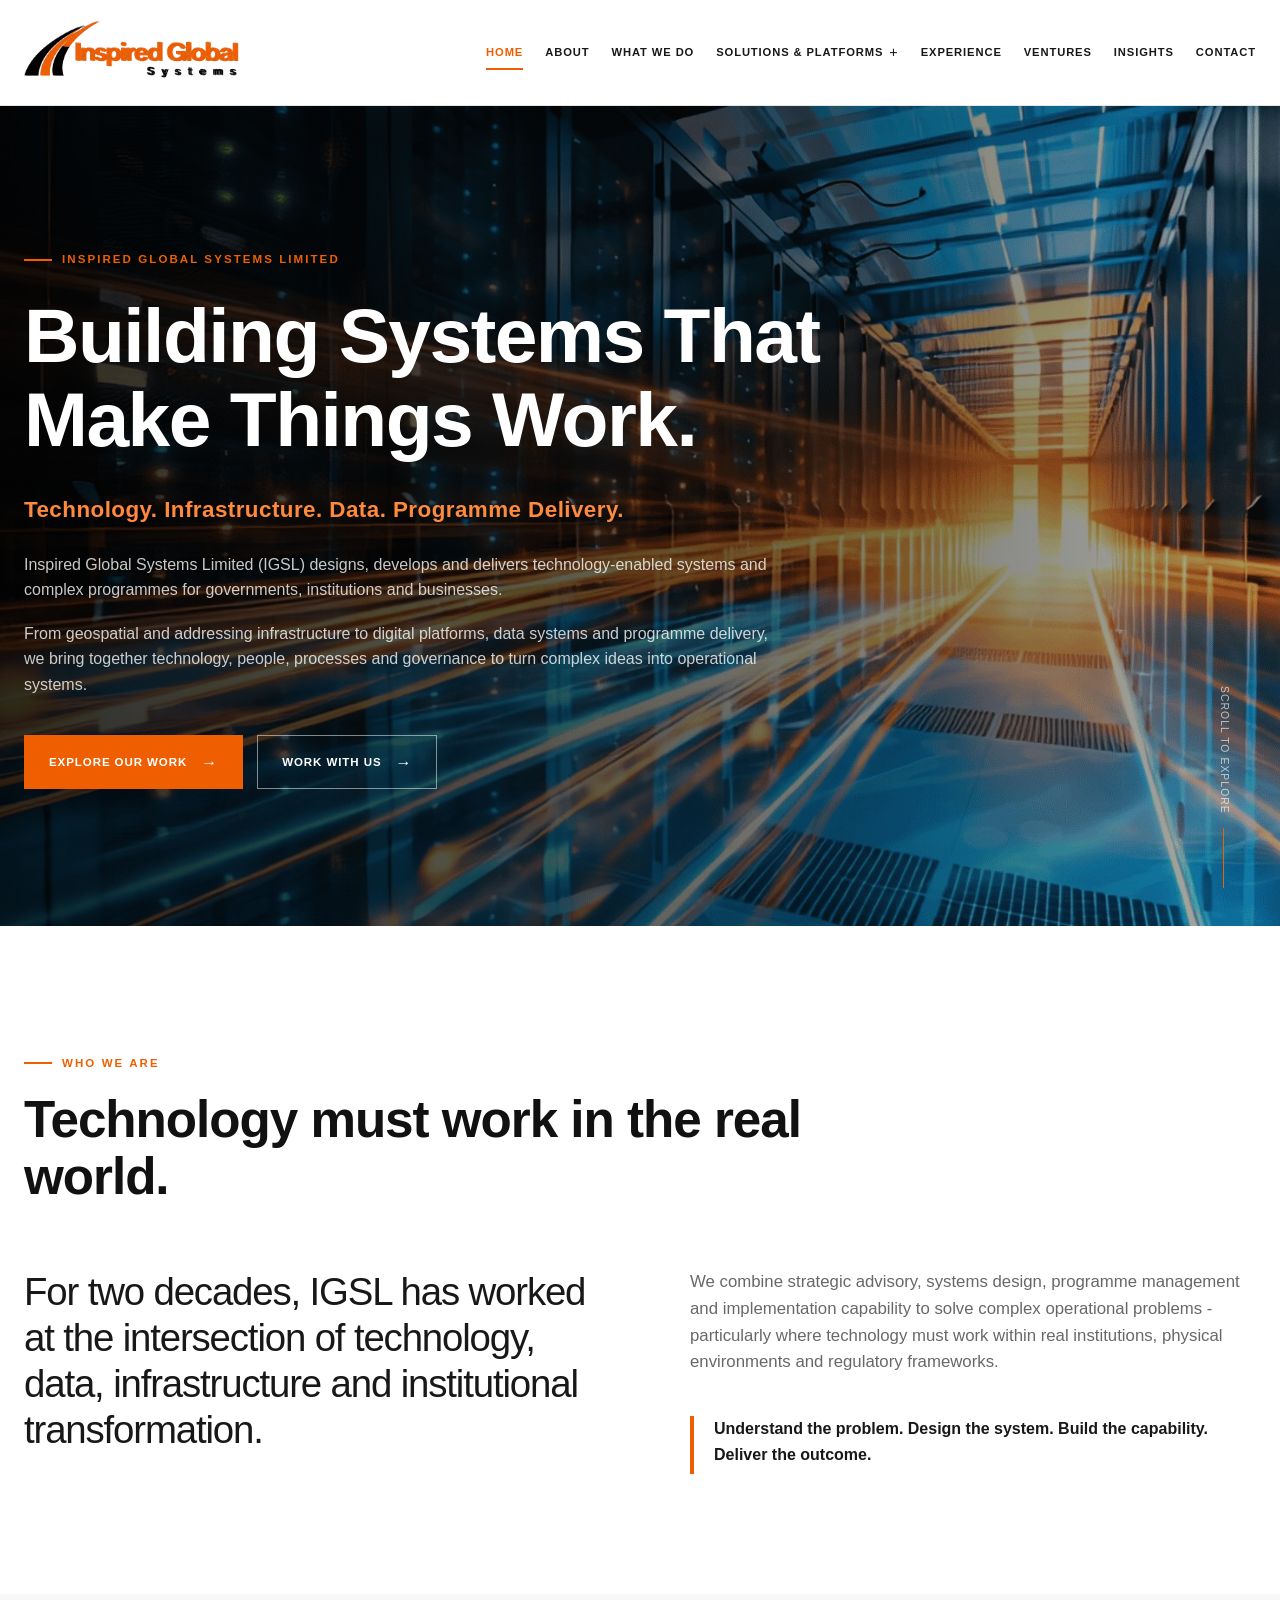
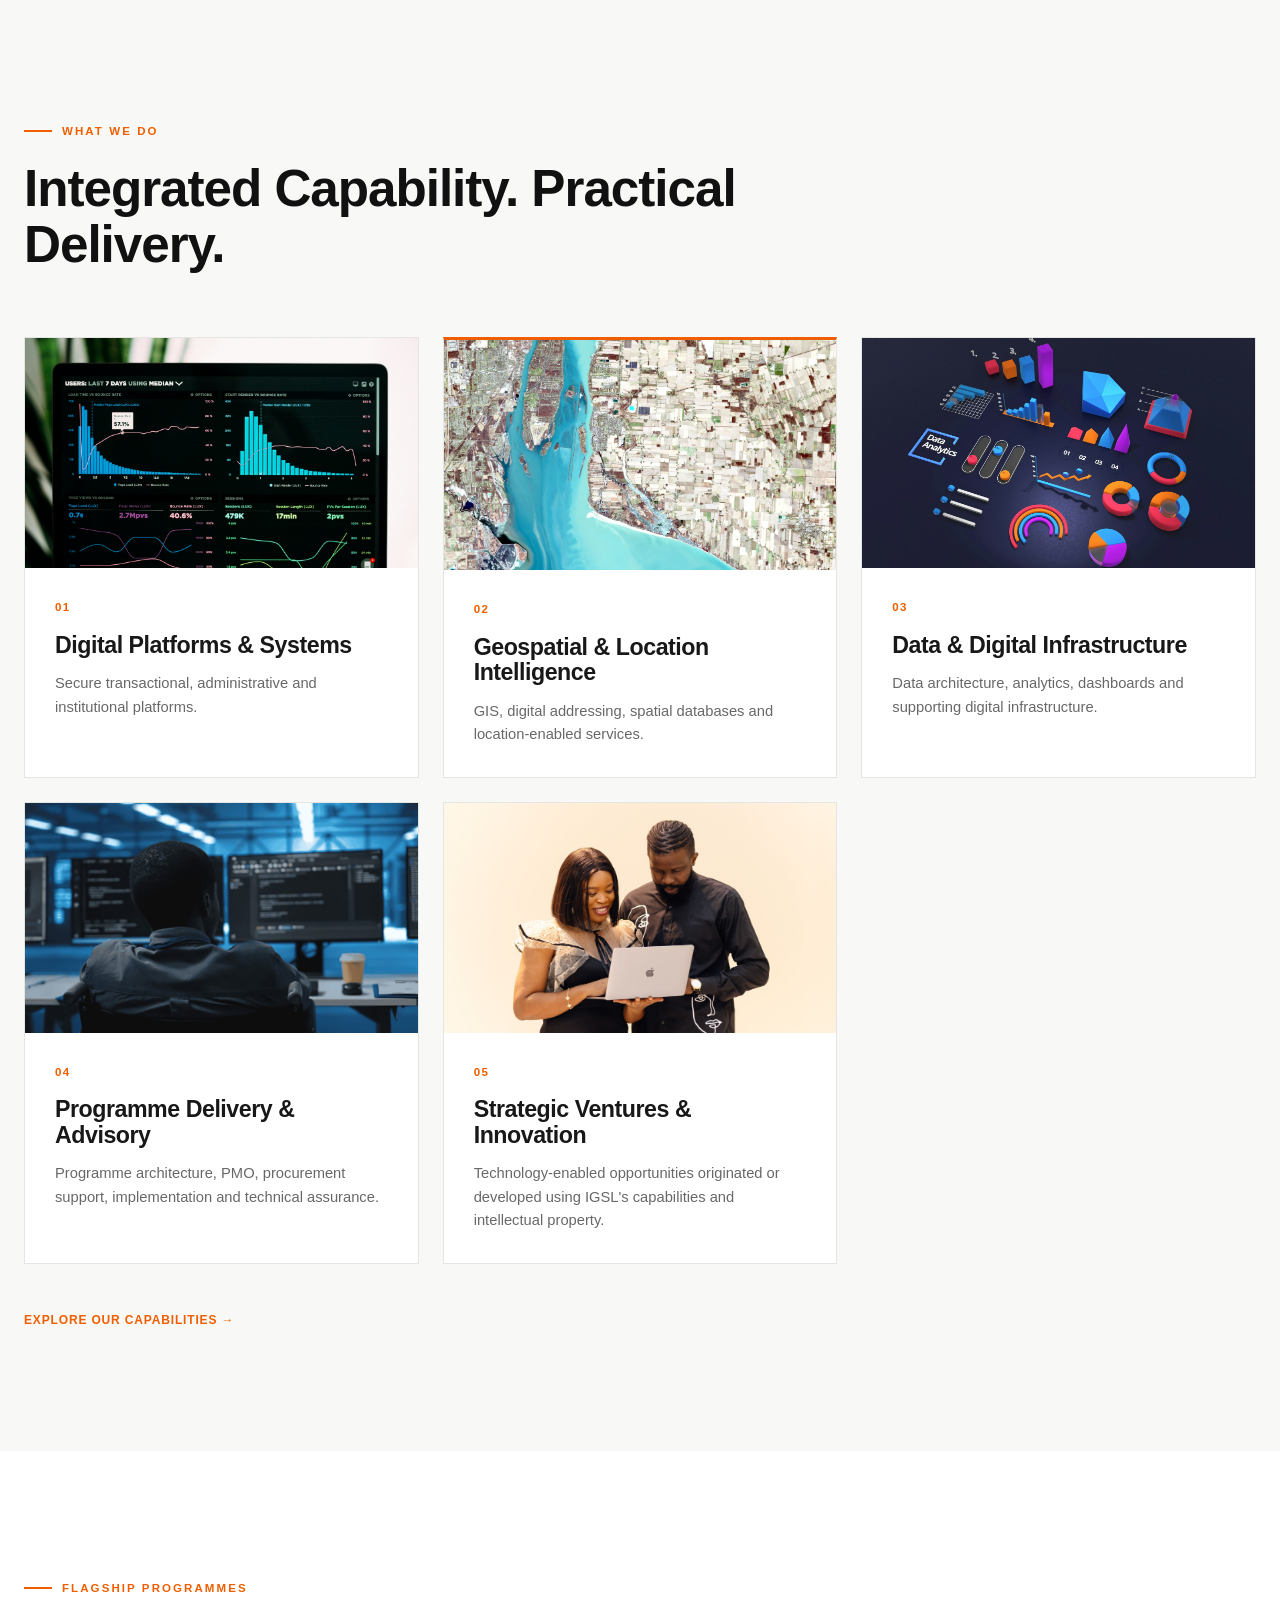
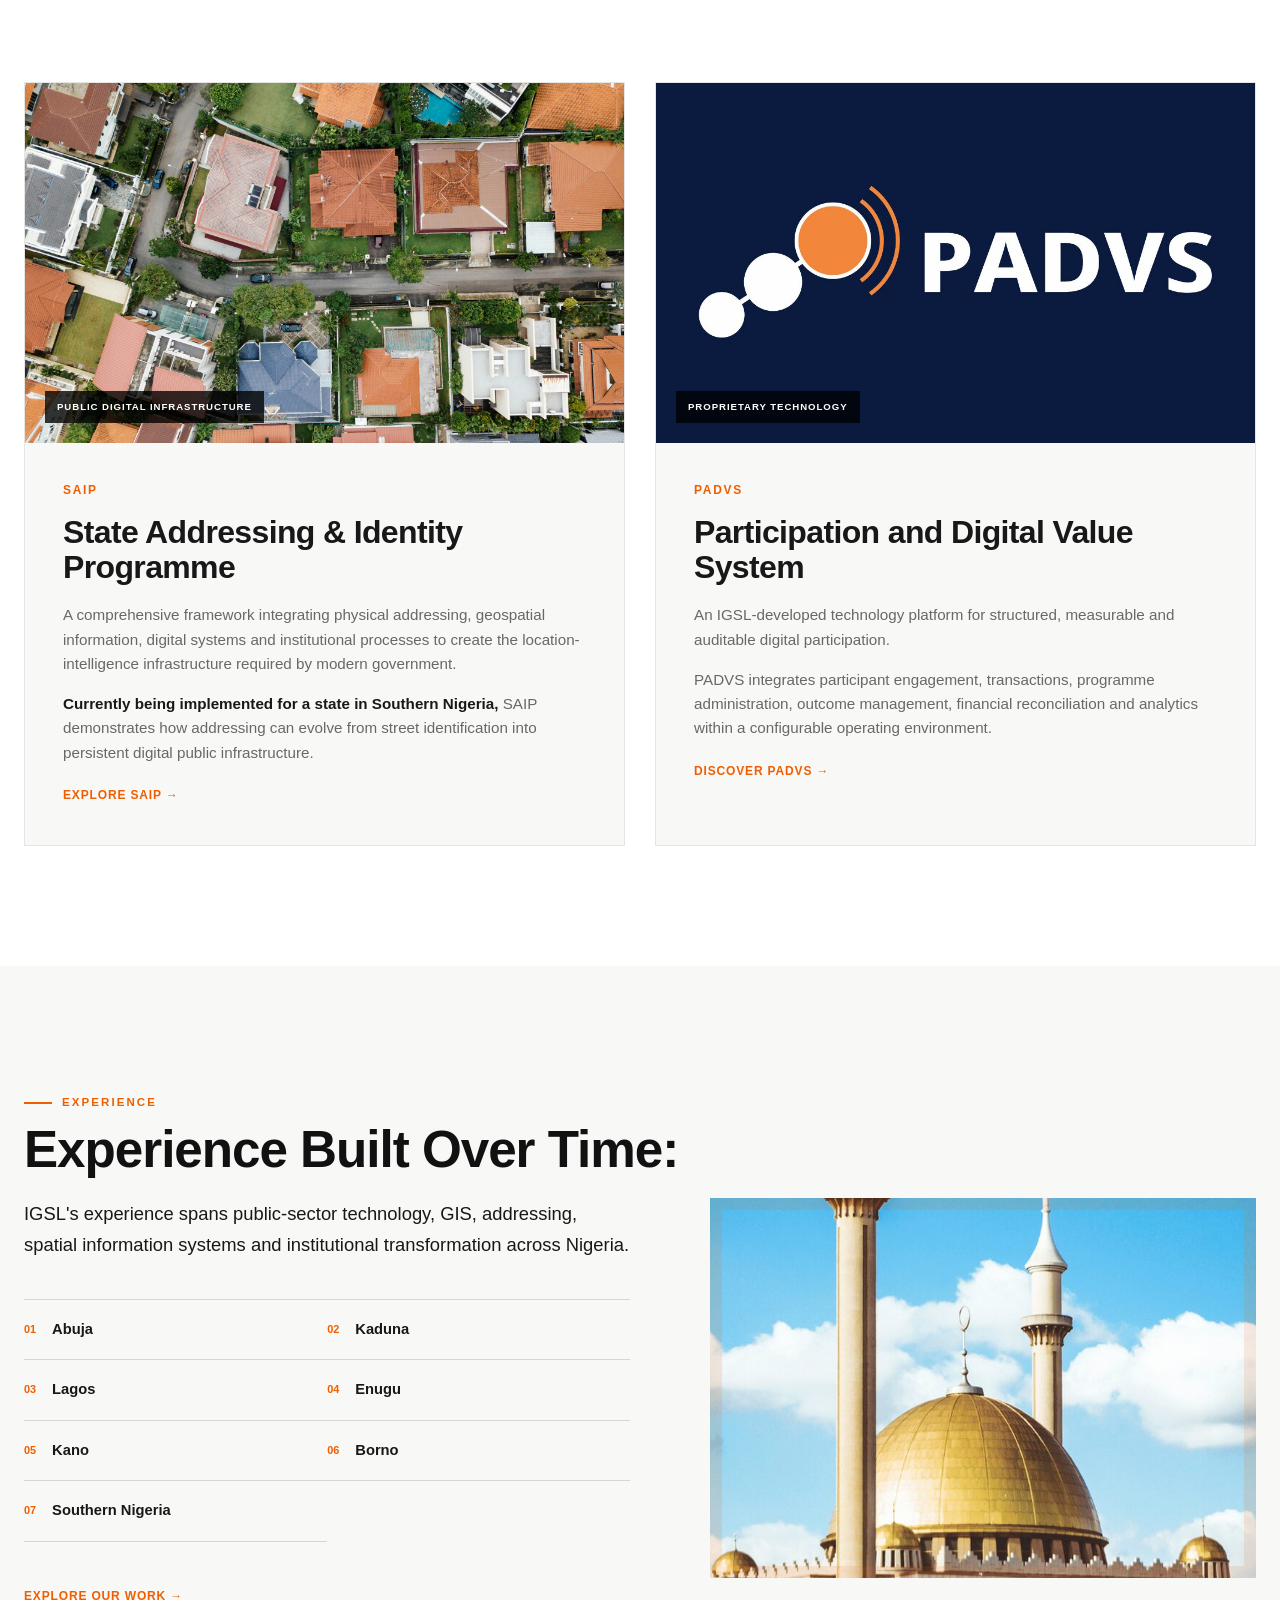
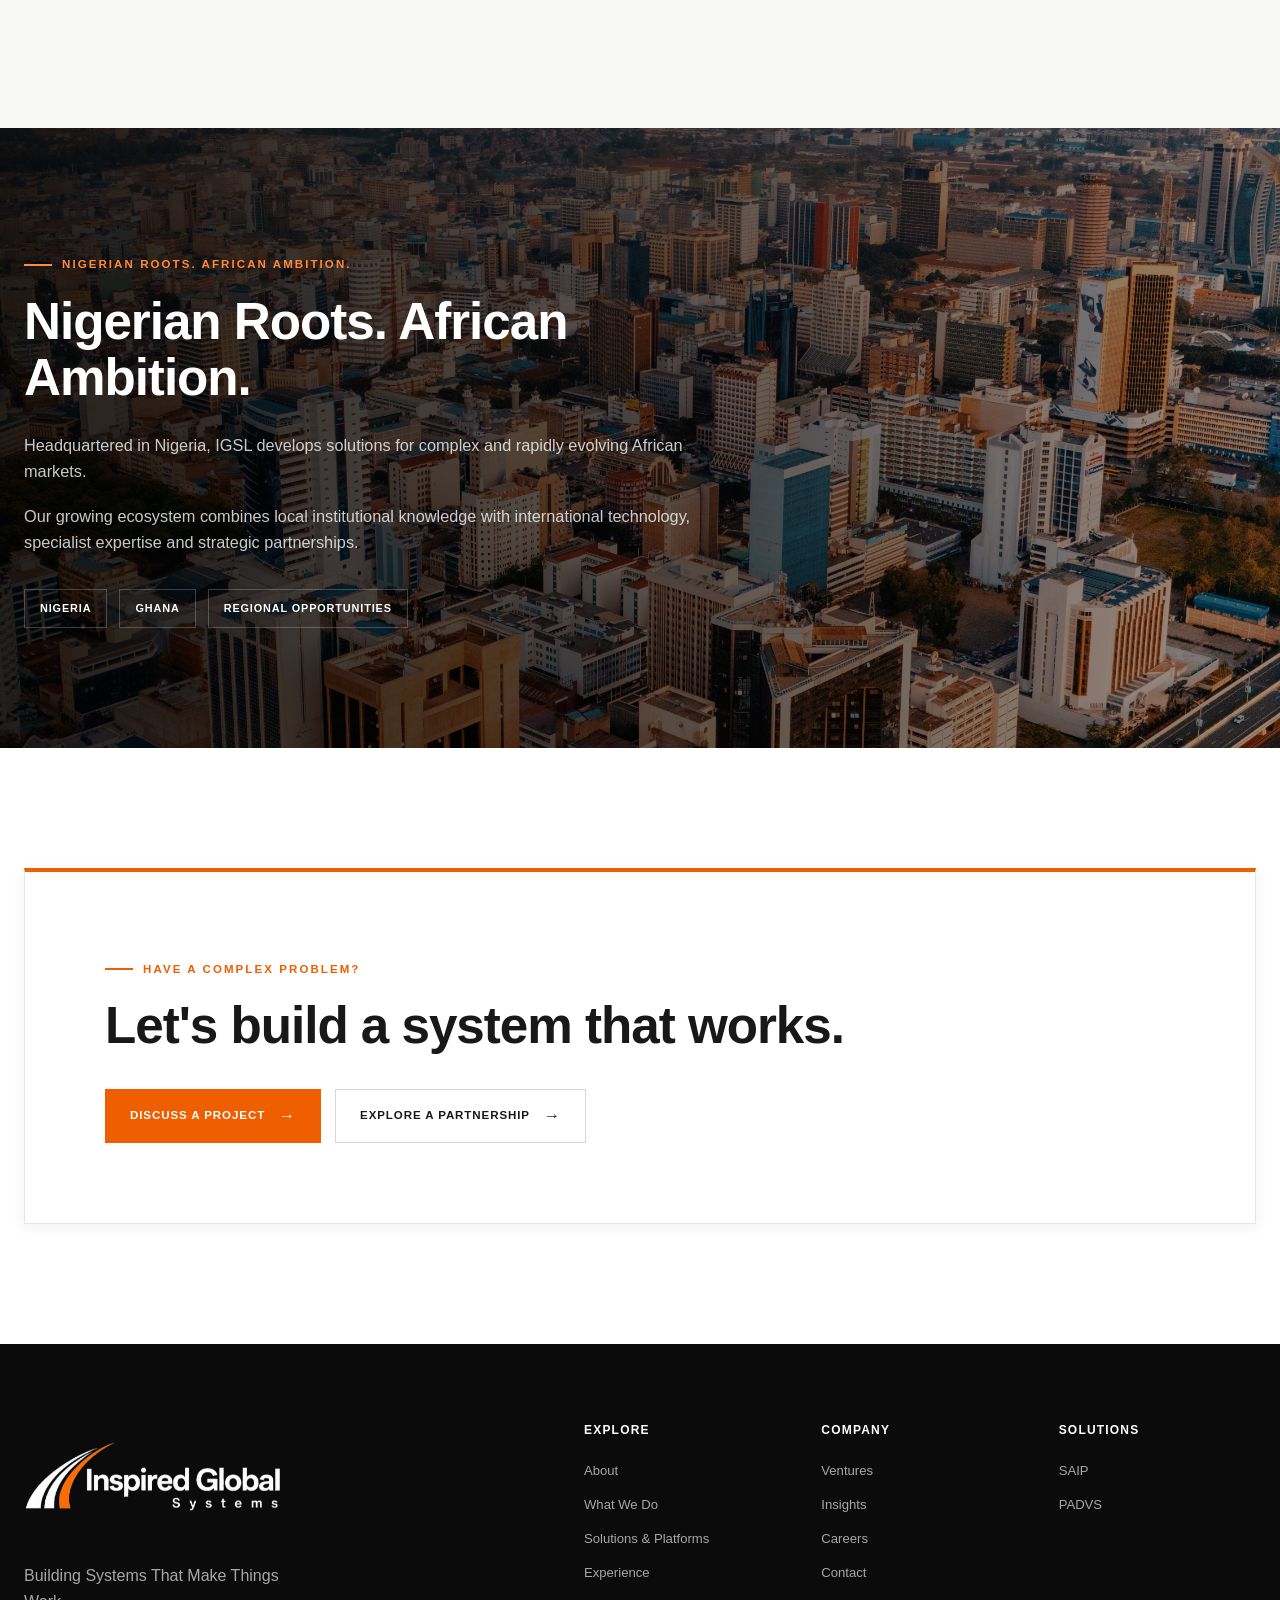
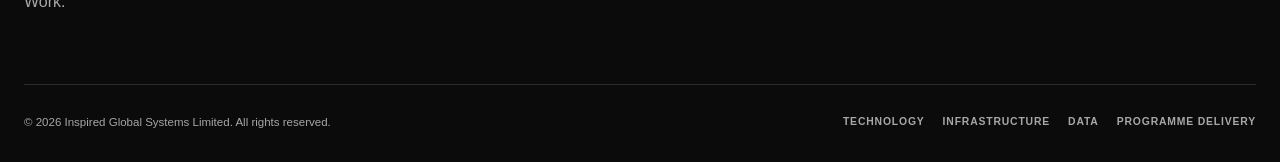
<file: index.html>
<!DOCTYPE html> 
<html lang="en"> 
 
<head> 
 
    <meta charset="UTF-8"> 
     
    <meta 
        name="viewport" 
        content="width=device-width, initial-scale=1.0" 
    > 
 
    <title> 
        Inspired Global Systems Limited | Building Systems That Make Things Work. 
    </title> 
 
    <meta 
        name="description" 
        content="Inspired Global Systems Limited (IGSL) designs, develops and delivers technology-enabled systems and complex programmes for governments, institutions and businesses." 
    > 
 
    <link rel="stylesheet" href="style.css"> 
 
</head> 
 
 
<body> 
 
 
    <!-- ========================================= 
         HEADER 
    ========================================== --> 
 
    <header class="site-header"> 
 
        <div class="container nav-container"> 
 
            <a 
                href="index.html" 
                class="logo" 
                aria-label="Inspired Global Systems Limited Home" 
            > 
 
                <img 
                    src="images/igsl-logo.png" 
                    alt="Inspired Global Systems Limited" 
                    class="site-logo" 
                > 
 
            </a> 
 
 
            <button 
                class="menu-toggle" 
                type="button" 
                aria-label="Open navigation menu" 
                aria-expanded="false" 
            > 
 
                <span></span> 
                <span></span> 
                <span></span> 
 
            </button> 
 
 
            <nav 
                class="main-nav" 
                aria-label="Main navigation" 
            > 
 
                <a 
                    href="index.html" 
                    class="active" 
                    aria-current="page" 
                > 
                    HOME 
                </a> 
 
                <a href="about.html"> 
                    ABOUT 
                </a> 
 
                <a href="what-we-do.html"> 
                    WHAT WE DO 
                </a> 
 
 
                <div class="nav-dropdown"> 
 
                    <a 
                        href="solutions.html" 
                        class="dropdown-trigger" 
                        aria-expanded="false" 
                    > 
 
                        SOLUTIONS &amp; PLATFORMS 
 
                        <span aria-hidden="true"> 
                            + 
                        </span> 
 
                    </a> 
 
 
                    <div class="dropdown-menu"> 
 
                        <a href="saip.html"> 
                            SAIP 
                        </a> 
 
                        <a href="padvs.html"> 
                            PADVS 
                        </a> 
 
                    </div> 
 
                </div> 
 
 
                <a href="experience.html"> 
                    EXPERIENCE 
                </a> 
 
                <a href="ventures.html"> 
                    VENTURES 
                </a> 
 
                <a href="insights.html"> 
                    INSIGHTS 
                </a> 
 
                <a href="contact.html"> 
                    CONTACT 
                </a> 
 
            </nav> 
 
        </div> 
 
    </header> 
 
 
 
    <main> 
 
 
        <!-- ========================================= 
             HERO 
        ========================================== --> 
 
        <section class="hero"> 
 
            <div class="hero-background"> 
 
                <img 
                    src="images/hero-city.jpg" 
                    alt="" 
                    aria-hidden="true" 
                > 
 
                <div 
                    class="hero-overlay" 
                    aria-hidden="true" 
                ></div> 
 
            </div> 
 
 
            <div class="container hero-content"> 
 
                <div class="hero-copy"> 
 
                    <p class="eyebrow"> 
                        INSPIRED GLOBAL SYSTEMS LIMITED 
                    </p> 
 
 
                    <h1> 
                        Building Systems That Make Things Work. 
                    </h1> 
 
 
                    <p class="hero-tagline"> 
                        Technology. Infrastructure. Data. Programme Delivery. 
                    </p> 
 
 
                    <p class="hero-description"> 
 
                        Inspired Global Systems Limited (IGSL) designs, develops and 
                        delivers technology-enabled systems and complex programmes for 
                        governments, institutions and businesses. 
 
                    </p> 
 
 
                    <p class="hero-description"> 
 
                        From geospatial and addressing infrastructure to digital platforms, 
                        data systems and programme delivery, we bring together technology, 
                        people, processes and governance to turn complex ideas into 
                        operational systems. 
 
                    </p> 
 
 
                    <div class="hero-actions"> 
 
                        <a 
                            href="experience.html" 
                            class="btn btn-primary" 
                        > 
 
                            Explore Our Work 
 
                            <span aria-hidden="true"> 
                                → 
                            </span> 
 
                        </a> 
 
 
                        <a 
                            href="contact.html" 
                            class="btn btn-secondary" 
                        > 
 
                            Work With Us 
 
                            <span aria-hidden="true"> 
                                → 
                            </span> 
 
                        </a> 
 
                    </div> 
 
                </div> 
 
            </div> 
 
 
            <div class="hero-scroll"> 
 
                <span> 
                    Scroll to explore 
                </span> 
 
                <div 
                    class="scroll-line" 
                    aria-hidden="true" 
                ></div> 
 
            </div> 
 
        </section> 
 
 
 
        <!-- ========================================= 
             WHO WE ARE 
        ========================================== --> 
 
        <section class="section who-we-are"> 
 
            <div class="container"> 
 
 
                <div class="section-intro"> 
 
                    <div> 
 
                        <p class="eyebrow"> 
                            WHO WE ARE 
                        </p> 
 
                        <h2> 
                            Technology must work in the real world. 
                        </h2> 
 
                    </div> 
 
                </div> 
 
 
 
                <div class="who-grid"> 
 
 
                    <div class="who-statement"> 
 
                        <p class="large-statement"> 
 
                            For two decades, IGSL has worked at the intersection of 
                            technology, data, infrastructure and institutional transformation. 
 
                        </p> 
 
                    </div> 
 
 
 
                    <div class="who-content"> 
 
                        <p> 
 
                            We combine strategic advisory, systems design, programme 
                            management and implementation capability to solve complex 
                            operational problems - particularly where technology must work 
                            within real institutions, physical environments and regulatory 
                            frameworks. 
 
                        </p> 
 
 
                        <div class="philosophy-line"> 
 
                            <span aria-hidden="true"></span> 
 
                            <strong> 
 
                                Understand the problem. Design the system. Build the capability. 
                                Deliver the outcome. 
 
                            </strong> 
 
                        </div> 
 
                    </div> 
 
                </div> 
 
            </div> 
 
        </section> 
 
 
 
        <!-- ========================================= 
             WHAT WE DO 
        ========================================== --> 
 
        <section class="section capabilities"> 
 
            <div class="container"> 
 
 
                <div class="section-heading-row"> 
 
                    <div> 
 
                        <p class="eyebrow"> 
                            WHAT WE DO 
                        </p> 
 
                        <h2> 
                            Integrated Capability. Practical Delivery. 
                        </h2> 
 
                    </div> 
 
                </div> 
 
 
 
                <div class="capability-grid"> 
 
 
                    <!-- DIGITAL PLATFORMS & SYSTEMS --> 
 
                    <article class="capability-card"> 
 
                        <div class="capability-image"> 
 
                            <img 
                                src="images/what-we-do/digital-systems.jpg" 
                                alt="Digital platforms and systems" 
                                loading="lazy" 
                            > 
 
                        </div> 
 
 
                        <div class="capability-card-content"> 
 
                            <div class="capability-number"> 
                                01 
                            </div> 
 
 
                            <h3> 
                                Digital Platforms &amp; Systems 
                            </h3> 
 
 
                            <p> 
 
                                Secure transactional, administrative and institutional 
                                platforms. 
 
                            </p> 
 
                        </div> 
 
                    </article> 
 
 
 
                    <!-- GEOSPATIAL & LOCATION INTELLIGENCE --> 
 
                    <article class="capability-card featured-capability"> 
 
                        <div class="capability-image"> 
 
                            <img 
                                src="images/what-we-do/geospatial.jpg" 
                                alt="Geospatial and location intelligence" 
                                loading="lazy" 
                            > 
 
                        </div> 
 
 
                        <div class="capability-card-content"> 
 
                            <div class="capability-number"> 
                                02 
                            </div> 
 
 
                            <h3> 
                                Geospatial &amp; Location Intelligence 
                            </h3> 
 
 
                            <p> 
 
                                GIS, digital addressing, spatial databases and 
                                location-enabled services. 
 
                            </p> 
 
                        </div> 
 
                    </article> 
 
 
 
                    <!-- DATA & DIGITAL INFRASTRUCTURE --> 
 
                    <article class="capability-card"> 
 
                        <div class="capability-image"> 
 
                            <img 
                                src="images/what-we-do/data-analytics.jpg" 
                                alt="Data and digital infrastructure" 
                                loading="lazy" 
                            > 
 
                        </div> 
 
 
                        <div class="capability-card-content"> 
 
                            <div class="capability-number"> 
                                03 
                            </div> 
 
 
                            <h3> 
                                Data &amp; Digital Infrastructure 
                            </h3> 
 
 
                            <p> 
 
                                Data architecture, analytics, dashboards and supporting 
                                digital infrastructure. 
 
                            </p> 
 
                        </div> 
 
                    </article> 
 
 
 
                    <!-- PROGRAMME DELIVERY & ADVISORY --> 
 
                    <article class="capability-card"> 
 
                        <div class="capability-image"> 
 
                            <img 
                                src="images/what-we-do/infrastructure.jpg" 
                                alt="Infrastructure and programme delivery" 
                                loading="lazy" 
                            > 
 
                        </div> 
 
 
                        <div class="capability-card-content"> 
 
                            <div class="capability-number"> 
                                04 
                            </div> 
 
 
                            <h3> 
                                Programme Delivery &amp; Advisory 
                            </h3> 
 
 
                            <p> 
 
                                Programme architecture, PMO, procurement support, 
                                implementation and technical assurance. 
 
                            </p> 
 
                        </div> 
 
                    </article> 
 
 
 
                    <!-- STRATEGIC VENTURES & INNOVATION --> 
 
                    <article class="capability-card"> 
 
                        <div class="capability-image"> 
 
                            <img 
                                src="images/what-we-do/consulting.jpg" 
                                alt="Strategic ventures and innovation" 
                                loading="lazy" 
                            > 
 
                        </div> 
 
 
                        <div class="capability-card-content"> 
 
                            <div class="capability-number"> 
                                05 
                            </div> 
 
 
                            <h3> 
                                Strategic Ventures &amp; Innovation 
                            </h3> 
 
 
                            <p> 
 
                                Technology-enabled opportunities originated or developed 
                                using IGSL's capabilities and intellectual property. 
 
                            </p> 
 
                        </div> 
 
                    </article> 
 
 
                </div> 
 
 
 
                <div class="capabilities-cta"> 
 
                    <a 
                        href="what-we-do.html" 
                        class="arrow-link" 
                    > 
 
                        Explore Our Capabilities → 
 
                    </a> 
 
                </div> 
 
            </div> 
 
        </section> 
 
 
 
        <!-- ========================================= 
             FLAGSHIP PROGRAMMES 
        ========================================== --> 
 
        <section class="section flagship"> 
 
            <div class="container"> 
 
 
                <div class="section-heading-row"> 
 
                    <div> 
 
                        <p class="eyebrow"> 
                            FLAGSHIP PROGRAMMES 
                        </p> 
 
                    </div> 
 
                </div> 
 
 
 
                <div class="flagship-grid"> 
 
 
                    <!-- SAIP --> 
 
                    <article class="flagship-card saip-card"> 
 
                        <div class="flagship-image"> 
 
                            <img 
                                src="images/saip-location.jpg" 
                                alt="State Addressing and Identity Programme" 
                                loading="lazy" 
                            > 
 
 
                            <div class="image-label"> 
                                PUBLIC DIGITAL INFRASTRUCTURE 
                            </div> 
 
                        </div> 
 
 
                        <div class="flagship-content"> 
 
                            <div class="flagship-code"> 
                                SAIP 
                            </div> 
 
 
                            <h3> 
                                State Addressing &amp; Identity Programme 
                            </h3> 
 
 
                            <p> 
 
                                A comprehensive framework integrating physical addressing, 
                                geospatial information, digital systems and institutional 
                                processes to create the location-intelligence infrastructure 
                                required by modern government. 
 
                            </p> 
 
 
                            <p> 
 
                                <strong> 
 
                                    Currently being implemented for a state in Southern Nigeria, 
 
                                </strong> 
 
                                SAIP demonstrates how addressing can evolve from street 
                                identification into persistent digital public infrastructure. 
 
                            </p> 
 
 
                            <a 
                                href="saip.html" 
                                class="text-link" 
                            > 
 
                                Explore SAIP → 
 
                            </a> 
 
                        </div> 
 
                    </article> 
 
 
 
                    <!-- PADVS --> 
 
                    <article class="flagship-card padvs-card"> 
 
                        <div class="flagship-image"> 
 
                            <img 
                                src="images/padvs-platform.jpg" 
                                alt="Participation and Digital Value System" 
                                loading="lazy" 
                            > 
 
 
                            <div class="image-label"> 
                                PROPRIETARY TECHNOLOGY 
                            </div> 
 
                        </div> 
 
 
                        <div class="flagship-content"> 
 
                            <div class="flagship-code"> 
                                PADVS 
                            </div> 
 
 
                            <h3> 
                                Participation and Digital Value System 
                            </h3> 
 
 
                            <p> 
 
                                An IGSL-developed technology platform for structured, 
                                measurable and auditable digital participation. 
 
                            </p> 
 
 
                            <p> 
 
                                PADVS integrates participant engagement, transactions, 
                                programme administration, outcome management, financial 
                                reconciliation and analytics within a configurable 
                                operating environment. 
 
                            </p> 
 
 
                            <a 
                                href="padvs.html" 
                                class="text-link" 
                            > 
 
                                Discover PADVS → 
 
                            </a> 
 
                        </div> 
 
                    </article> 
 
 
                </div> 
 
            </div> 
 
        </section> 
 
 
 
        <!-- ========================================= 
             EXPERIENCE 
        ========================================== --> 
 
        <section class="section experience"> 
 
            <div class="container"> 
 
 
                <div class="section-heading-row"> 
 
                    <div> 
 
                        <p class="eyebrow"> 
                            EXPERIENCE 
                        </p> 
 
                        <h2> 
                            Experience Built Over Time: 
                        </h2> 
 
                    </div> 
 
                </div> 
 
 
 
                <div class="experience-grid"> 
 
 
                    <div class="experience-content"> 
 
 
                        <p class="experience-lead"> 
 
                            IGSL's experience spans public-sector technology, GIS, 
                            addressing, spatial information systems and institutional 
                            transformation across Nigeria. 
 
                        </p> 
 
 
 
                        <div class="experience-locations"> 
 
 
                            <div class="location-item"> 
 
                                <span> 
                                    01 
                                </span> 
 
                                <strong> 
                                    Abuja 
                                </strong> 
 
                            </div> 
 
 
                            <div class="location-item"> 
 
                                <span> 
                                    02 
                                </span> 
 
                                <strong> 
                                    Kaduna 
                                </strong> 
 
                            </div> 
 
 
                            <div class="location-item"> 
 
                                <span> 
                                    03 
                                </span> 
 
                                <strong> 
                                    Lagos 
                                </strong> 
 
                            </div> 
 
 
                            <div class="location-item"> 
 
                                <span> 
                                    04 
                                </span> 
 
                                <strong> 
                                    Enugu 
                                </strong> 
 
                            </div> 
 
 
                            <div class="location-item"> 
 
                                <span> 
                                    05 
                                </span> 
 
                                <strong> 
                                    Kano 
                                </strong> 
 
                            </div> 
 
 
                            <div class="location-item"> 
 
                                <span> 
                                    06 
                                </span> 
 
                                <strong> 
                                    Borno 
                                </strong> 
 
                            </div> 
 
 
                            <div class="location-item"> 
 
                                <span> 
                                    07 
                                </span> 
 
                                <strong> 
                                    Southern Nigeria 
                                </strong> 
 
                            </div> 
 
 
                        </div> 
 
 
 
                        <a 
                            href="experience.html" 
                            class="arrow-link" 
                        > 
 
                            Explore Our Work → 
 
                        </a> 
 
 
                    </div> 
 
 
 
                    <div class="experience-image"> 
 
                        <img 
                            src="images/experience-africa.jpg" 
                            alt="Experience across Nigeria" 
                            loading="lazy" 
                        > 
 
                    </div> 
 
 
                </div> 
 
            </div> 
 
        </section> 
 
 
 
        <!-- ========================================= 
             NIGERIAN ROOTS. AFRICAN AMBITION. 
        ========================================== --> 
 
        <section class="section african-ambition"> 
 
 
            <div class="african-background"> 
 
                <img 
                    src="images/african-cities.jpg" 
                    alt="" 
                    aria-hidden="true" 
                    loading="lazy" 
                > 
 
                <div 
                    class="african-overlay" 
                    aria-hidden="true" 
                ></div> 
 
            </div> 
 
 
 
            <div class="container african-content"> 
 
 
                <div class="african-copy"> 
 
 
                    <p class="eyebrow light-eyebrow"> 
 
                        NIGERIAN ROOTS. AFRICAN AMBITION. 
 
                    </p> 
 
 
                    <h2> 
 
                        Nigerian Roots. African Ambition. 
 
                    </h2> 
 
 
                    <p> 
 
                        Headquartered in Nigeria, IGSL develops solutions for complex 
                        and rapidly evolving African markets. 
 
                    </p> 
 
 
                    <p> 
 
                        Our growing ecosystem combines local institutional knowledge 
                        with international technology, specialist expertise and 
                        strategic partnerships. 
 
                    </p> 
 
 
 
                    <div class="africa-regions"> 
 
 
                        <span> 
                            Nigeria 
                        </span> 
 
 
                        <span> 
                            Ghana 
                        </span> 
 
 
                        <span> 
                            Regional Opportunities 
                        </span> 
 
 
                    </div> 
 
 
                </div> 
 
 
            </div> 
 
 
        </section> 
 
 
 
        <!-- ========================================= 
             HOMEPAGE CTA 
        ========================================== --> 
 
        <section class="section final-cta"> 
 
            <div class="container"> 
 
 
                <div class="cta-box"> 
 
 
                    <div class="cta-content"> 
 
 
                        <p class="eyebrow"> 
 
                            HAVE A COMPLEX PROBLEM? 
 
                        </p> 
 
 
                        <h2> 
 
                            Let's build a system that works. 
 
                        </h2> 
 
 
 
                        <div class="cta-actions"> 
 
 
                            <a 
                                href="contact.html" 
                                class="btn btn-primary" 
                            > 
 
                                Discuss a Project 
 
                                <span aria-hidden="true"> 
                                    → 
                                </span> 
 
                            </a> 
 
 
                            <a 
                                href="contact.html" 
                                class="btn btn-outline" 
                            > 
 
                                Explore a Partnership 
 
                                <span aria-hidden="true"> 
                                    → 
                                </span> 
 
 
                            </a> 
 
 
                        </div> 
 
 
                    </div> 
 
 
                </div> 
 
 
            </div> 
 
        </section> 
 
 
    </main> 
 
 
 
    <!-- ========================================= 
         FOOTER 
    ========================================== --> 
 
    <footer class="site-footer"> 
 
 
        <div class="container"> 
 
 
            <div class="footer-main"> 
 
 
                <div class="footer-brand"> 
 
 
                    <a 
                        href="index.html" 
                        class="logo footer-logo" 
                        aria-label="Inspired Global Systems Limited Home" 
                    > 
 
                        <img 
                            src="images/igsl-footer-logo.png" 
                            alt="Inspired Global Systems Limited" 
                            class="footer-site-logo" 
                        > 
 
                    </a> 
 
 
                    <p> 
 
                        Building Systems That Make Things Work. 
 
                    </p> 
 
 
                </div> 
 
 
 
                <div class="footer-links"> 
 
 
                    <div class="footer-column"> 
 
 
                        <h4> 
                            Explore 
                        </h4> 
 
 
                        <a href="about.html"> 
                            About 
                        </a> 
 
 
                        <a href="what-we-do.html"> 
                            What We Do 
                        </a> 
 
 
                        <a href="solutions.html"> 
                            Solutions &amp; Platforms 
                        </a> 
 
 
                        <a href="experience.html"> 
                            Experience 
                        </a> 
 
 
                    </div> 
 
 
 
                    <div class="footer-column"> 
 
 
                        <h4> 
                            Company 
                        </h4> 
 
 
                        <a href="ventures.html"> 
                            Ventures 
                        </a> 
 
 
                        <a href="insights.html"> 
                            Insights 
                        </a> 
 
 
                        <a href="careers.html"> 
                            Careers 
                        </a> 
 
 
                        <a href="contact.html"> 
                            Contact 
                        </a> 
 
 
                    </div> 
 
 
 
                    <div class="footer-column"> 
 
 
                        <h4> 
                            Solutions 
                        </h4> 
 
 
                        <a href="saip.html"> 
                            SAIP 
                        </a> 
 
 
                        <a href="padvs.html"> 
                            PADVS 
                        </a> 
 
 
                    </div> 
 
 
                </div> 
 
 
            </div> 
 
 
 
            <div class="footer-bottom"> 
 
 
                <p> 
 
                    &copy; 2026 Inspired Global Systems Limited. 
                    All rights reserved. 
 
                </p> 
 
 
                <div class="footer-meta"> 
 
 
                    <span> 
                        Technology 
                    </span> 
 
 
                    <span> 
                        Infrastructure 
                    </span> 
 
 
                    <span> 
                        Data 
                    </span> 
 
 
                    <span> 
                        Programme Delivery 
                    </span> 
 
                </div> 
 
 
            </div> 
 
 
        </div> 
 
 
    </footer> 
 
 
    <script src="script.js"></script> 
 
 
</body> 
 
</html>
</file>
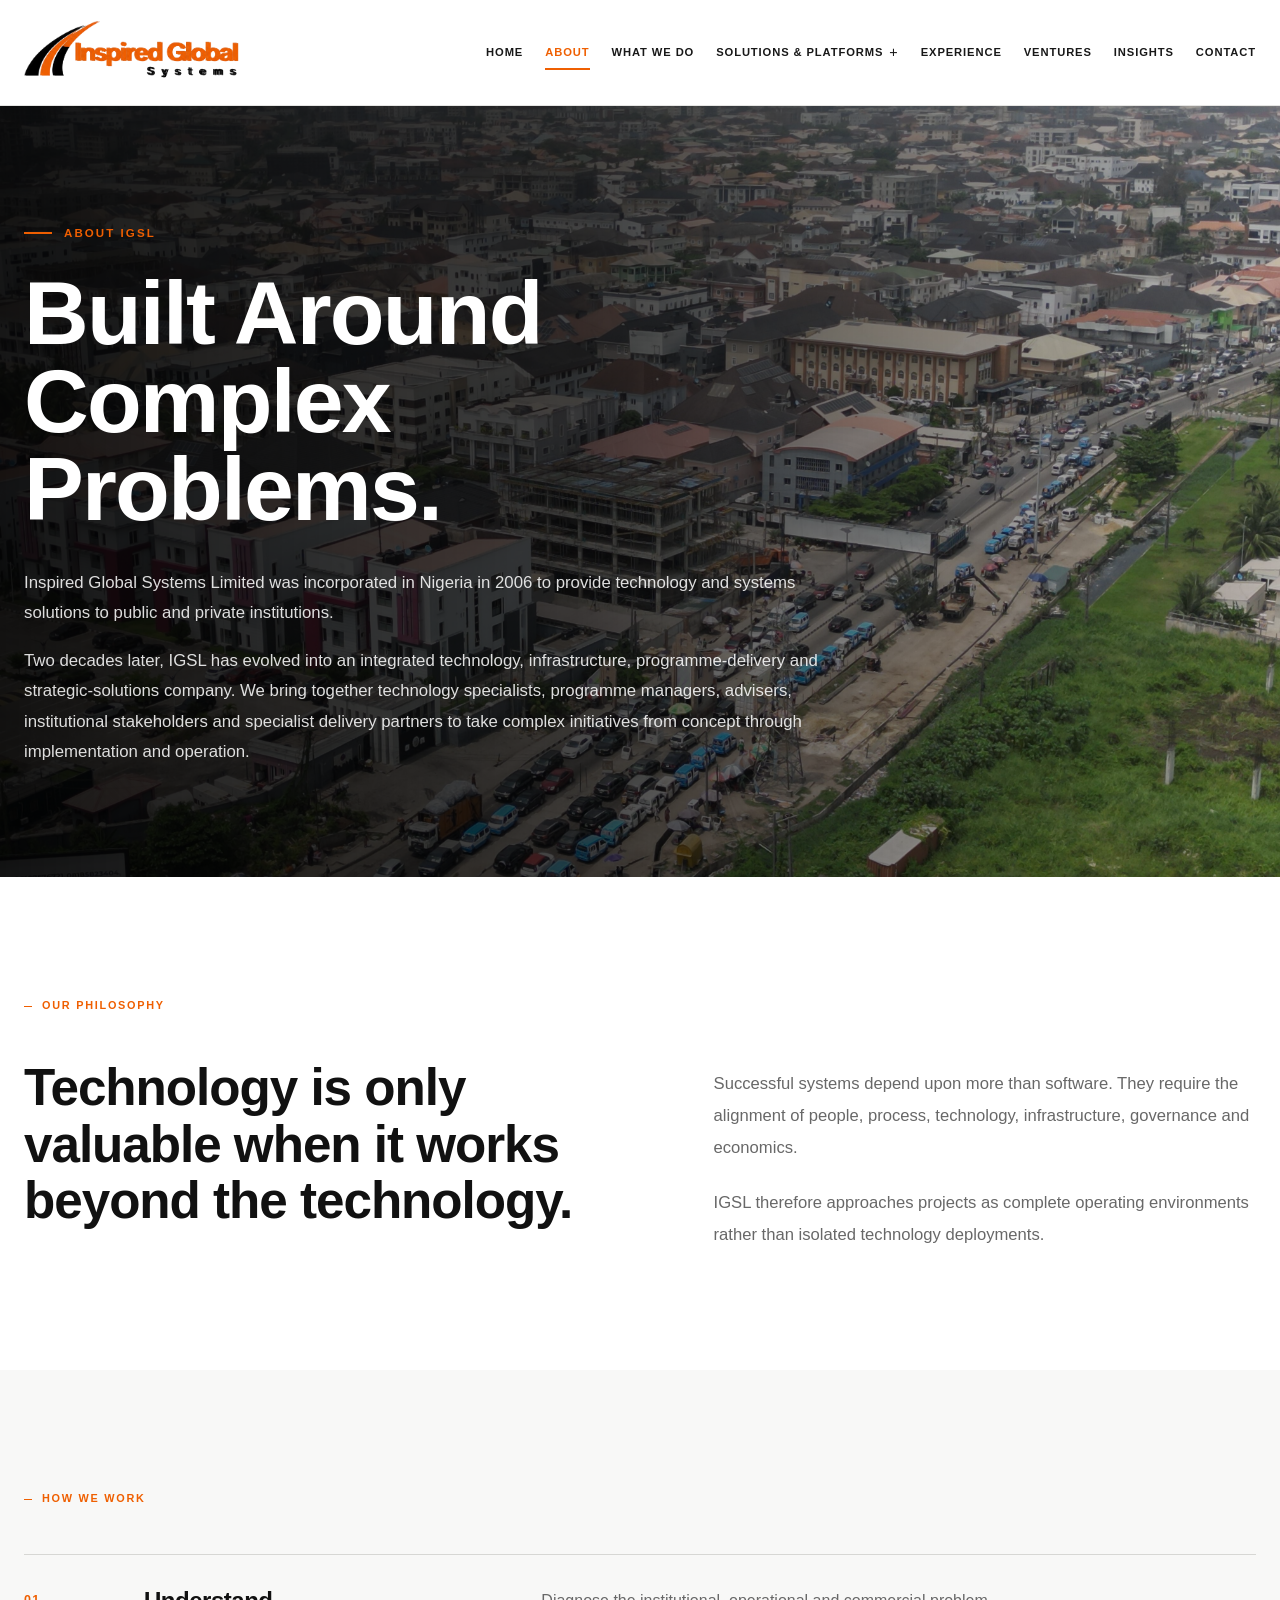
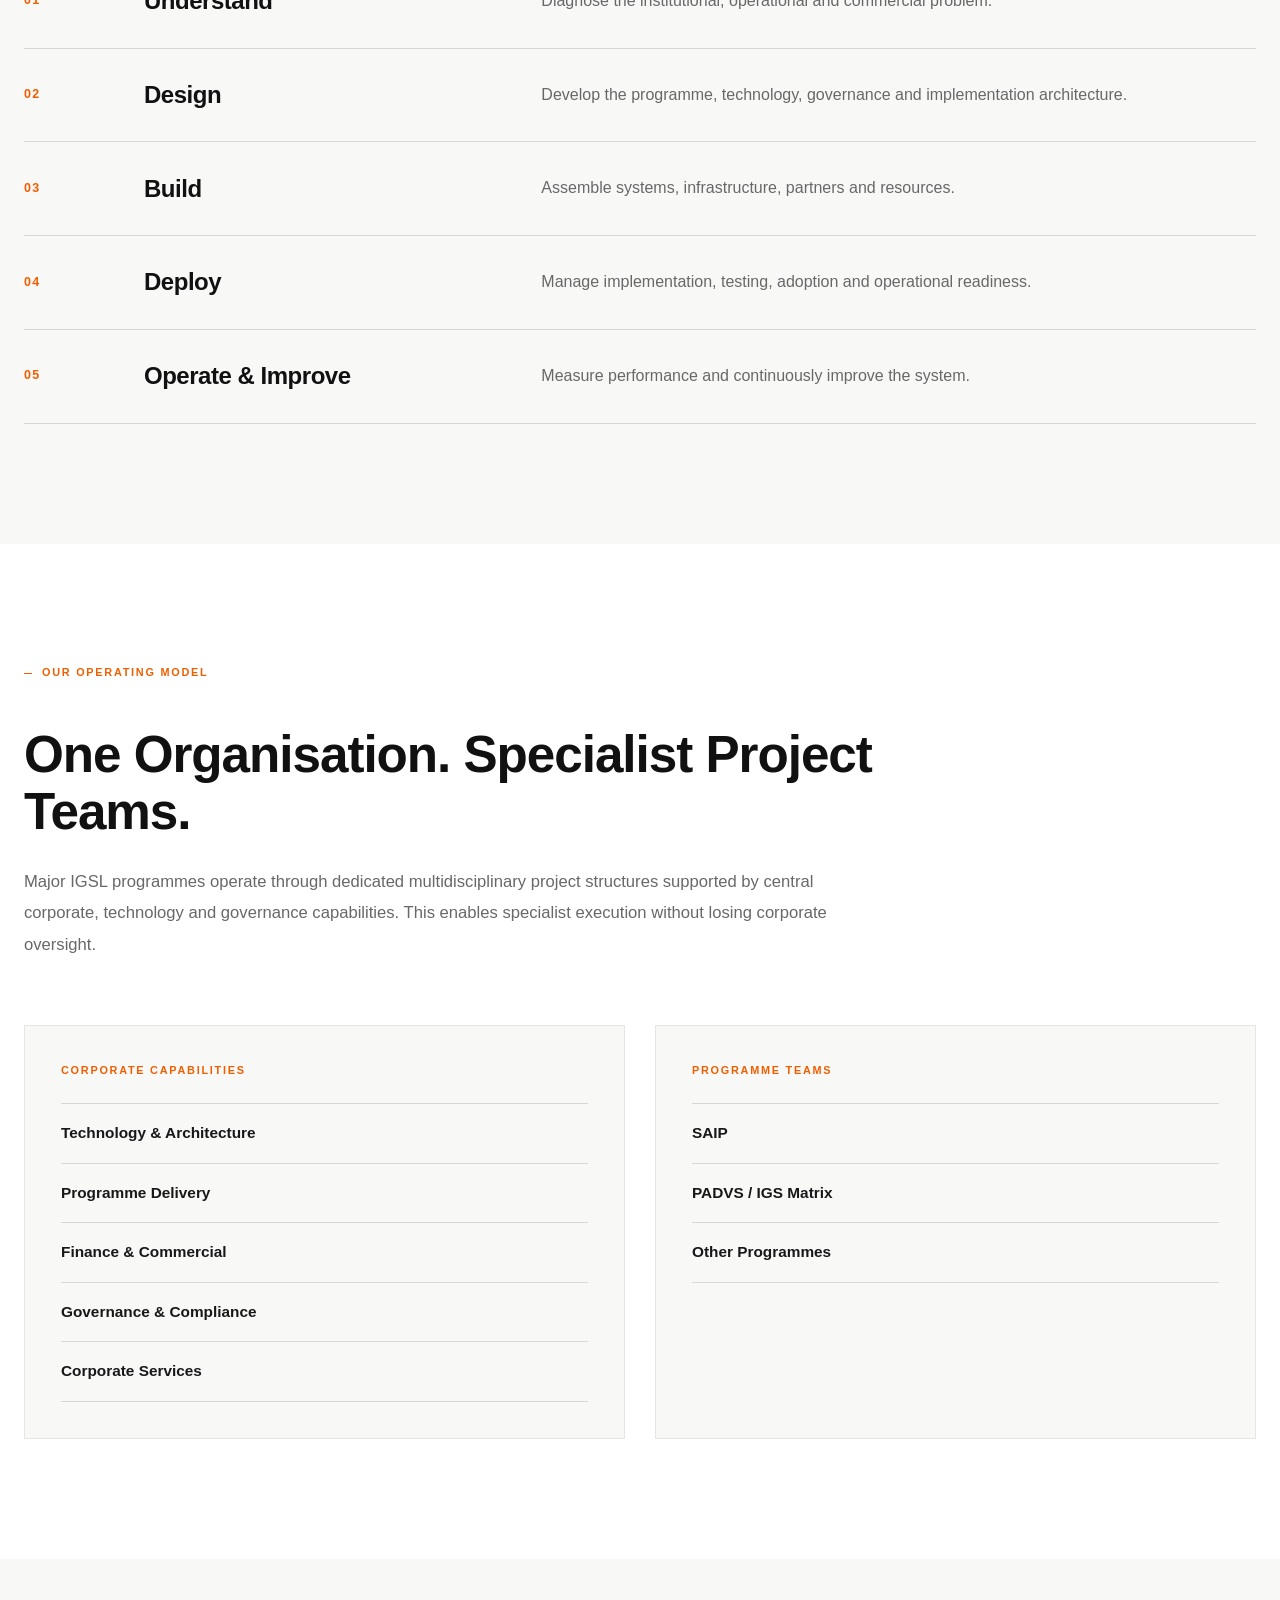
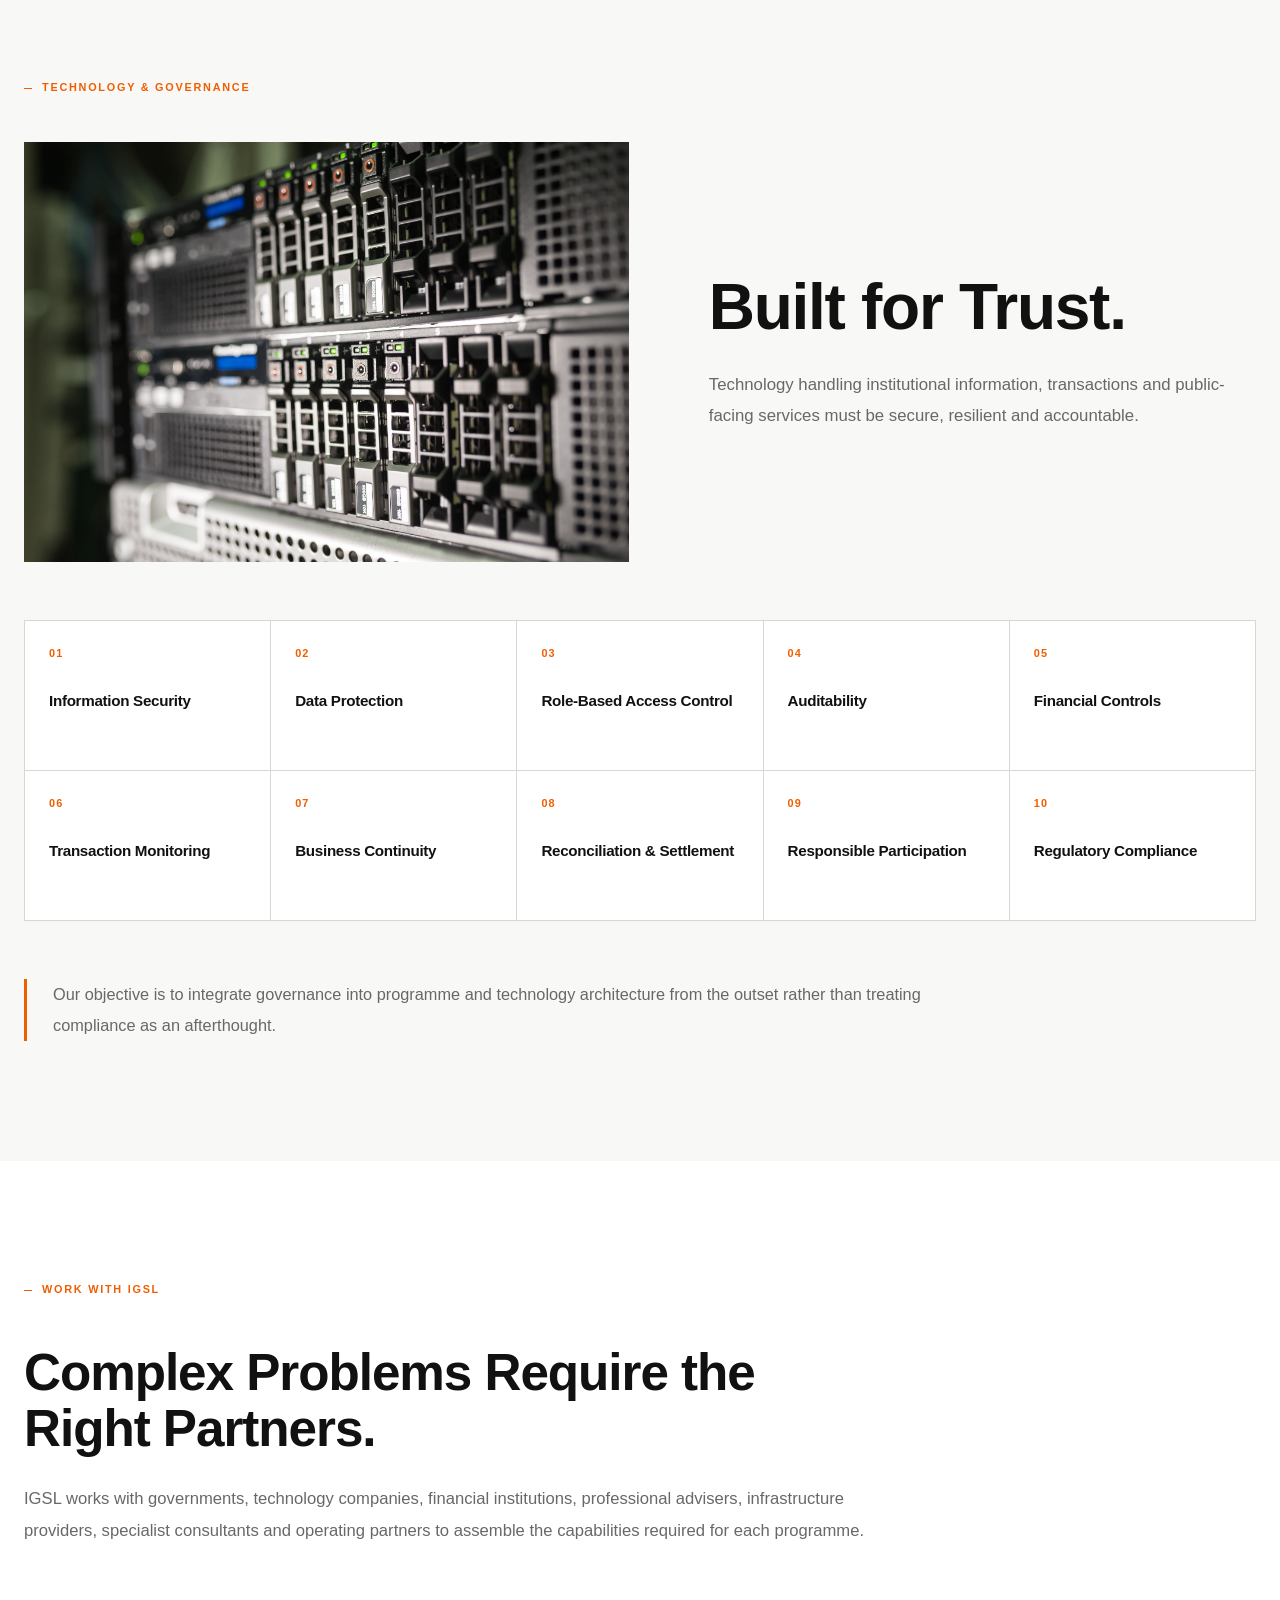
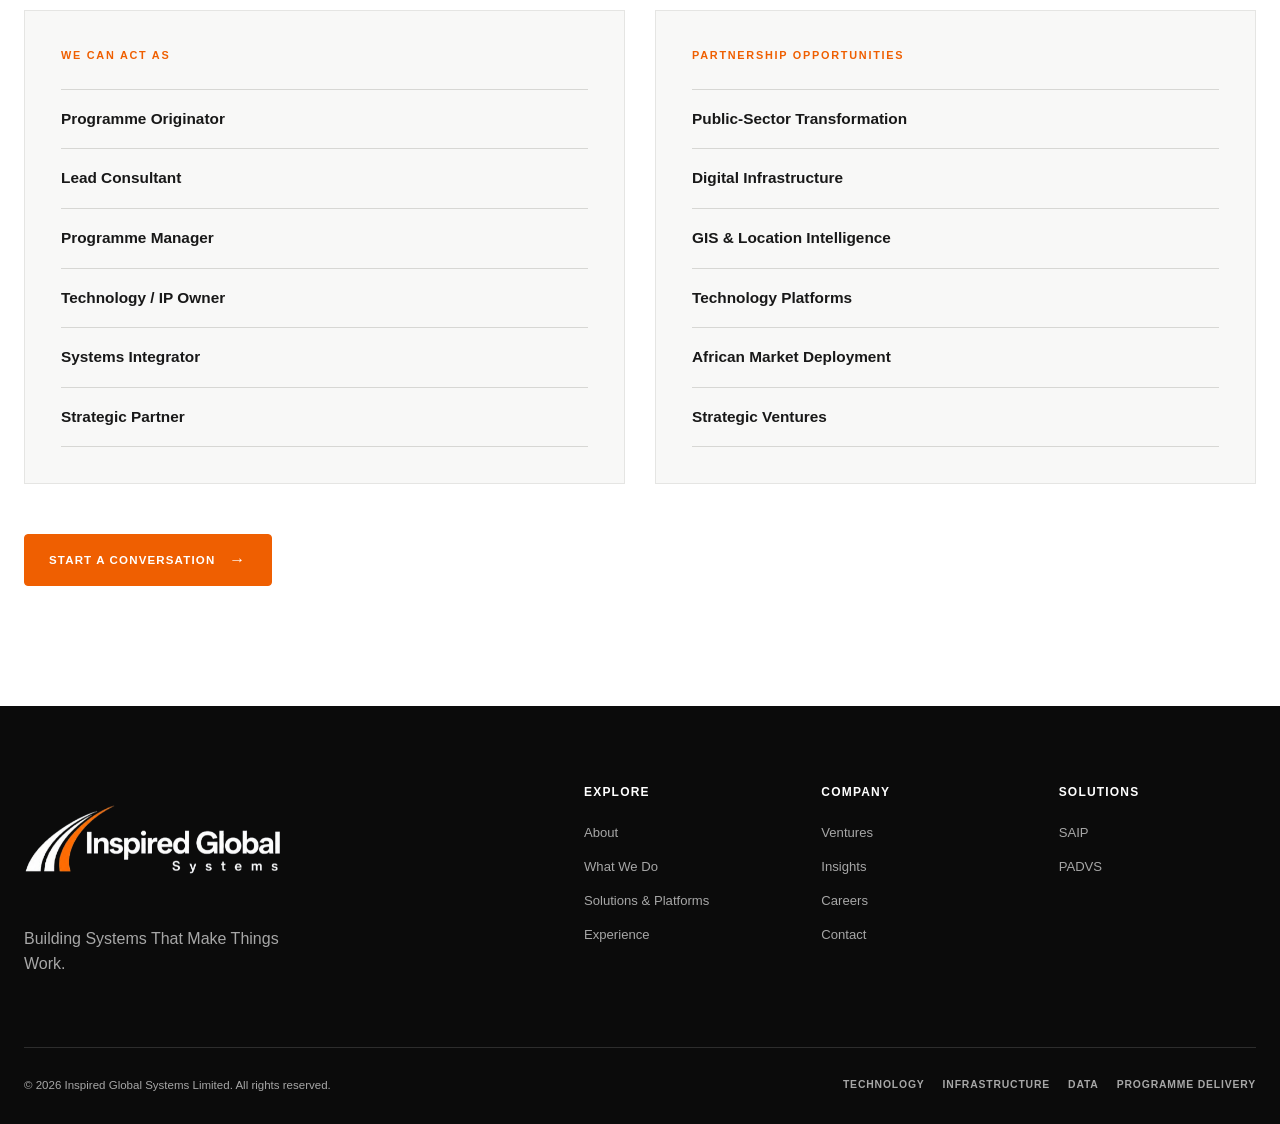
<file: about.html>
<!DOCTYPE html> 
<html lang="en"> 
 
<head> 
    <meta charset="UTF-8"> 
    <meta name="viewport" content="width=device-width, initial-scale=1.0"> 
 
    <title>About | Inspired Global Systems Limited</title> 
 
    <meta 
        name="description" 
        content="Learn about Inspired Global Systems Limited, its approach to technology, infrastructure, data and programme delivery." 
    > 
    <link rel="stylesheet" href="style.css"> 
    <link rel="stylesheet" href="about.css"> 
</head> 
 
<body> 
 
    <!-- ========================================================= 
         HEADER 
    ========================================================== --> 
    <header class="site-header" id="siteHeader"> 
        <div class="container nav-container"> 
 
            <a 
                href="index.html" 
                class="logo" 
                aria-label="Inspired Global Systems Limited Home" 
            > 
                <img 
                    src="images/igsl-logo.png" 
                    alt="Inspired Global Systems Limited" 
                    class="site-logo" 
                > 
            </a> 
 
            <button 
                class="menu-toggle" 
                type="button" 
                aria-label="Open navigation menu" 
                aria-expanded="false" 
            > 
                <span></span> 
                <span></span> 
                <span></span> 
            </button> 
 
            <nav 
                class="main-nav" 
                id="mainNav" 
                aria-label="Main navigation" 
            > 
 
                <a href="index.html">HOME</a> 
 
                <a href="about.html" class="active" aria-current="page">ABOUT</a> 
 
                <a href="what-we-do.html">WHAT WE DO</a> 
 
                <div class="nav-dropdown"> 
 
                    <a 
                        href="solutions.html" 
                        class="dropdown-trigger" 
                        aria-expanded="false" 
                    > 
                        SOLUTIONS &amp; PLATFORMS 
                        <span aria-hidden="true">+</span> 
                    </a> 
 
                    <div class="dropdown-menu"> 
                        <a href="saip.html">SAIP</a> 
                        <a href="padvs.html">PADVS</a> 
                    </div> 
 
                </div> 
 
                <a href="experience.html">EXPERIENCE</a> 
 
                <a href="ventures.html">VENTURES</a> 
 
                <a href="insights.html">INSIGHTS</a> 
 
                <a href="contact.html">CONTACT</a> 
 
            </nav> 
 
        </div> 
    </header> 
 
 
    <main> 
 
        <!-- ===================================================== 
             HERO 
        ====================================================== --> 
        <section class="about-hero"> 
 
            <div class="container"> 
 
                <div class="about-hero-content"> 
 
                    <span class="eyebrow"> 
                        ABOUT IGSL 
                    </span> 
 
                    <h1> 
                        Built Around<br> 
                        Complex Problems. 
                    </h1> 
 
                    <p> 
                        Inspired Global Systems Limited was incorporated in Nigeria in 2006 to provide technology and systems solutions to public and private institutions. 
                    </p> 
 
                    <p> 
                        Two decades later, IGSL has evolved into an integrated technology, infrastructure, programme-delivery and strategic-solutions company. We bring together technology specialists, programme managers, advisers, institutional stakeholders and specialist delivery partners to take complex initiatives from concept through implementation and operation. 
                    </p> 
 
                </div> 
 
            </div> 
 
        </section> 
 
 
        <!-- ===================================================== 
             OUR PHILOSOPHY 
        ====================================================== --> 
        <section class="section philosophy-section"> 
 
            <div class="container"> 
 
                <div class="section-marker"> 
                    <span>OUR PHILOSOPHY</span> 
                </div> 
 
                <div class="philosophy-layout"> 
 
                    <div class="philosophy-heading"> 
 
                        <h2> 
                            Technology is only valuable when it works beyond the technology. 
                        </h2> 
 
                    </div> 
 
                    <div class="philosophy-content"> 
 
                        <p> 
                            Successful systems depend upon more than software. They require the alignment of people, process, technology, infrastructure, governance and economics. 
                        </p> 
 
                        <p> 
                            IGSL therefore approaches projects as complete operating environments rather than isolated technology deployments. 
                        </p> 
 
                    </div> 
 
                </div> 
 
            </div> 
 
        </section> 
 
 
        <!-- ===================================================== 
             HOW WE WORK 
        ====================================================== --> 
        <section class="section how-we-work-section"> 
 
            <div class="container"> 
 
                <div class="section-marker"> 
                    <span>HOW WE WORK</span> 
                </div> 
 
                <div class="process-list"> 
 
                    <div class="process-item"> 
 
                        <div class="process-number"> 
                            01 
                        </div> 
 
                        <div class="process-content"> 
 
                            <h3>Understand</h3> 
 
                            <p> 
                                Diagnose the institutional, operational and commercial problem. 
                            </p> 
 
                        </div> 
 
                    </div> 
 
 
                    <div class="process-item"> 
 
                        <div class="process-number"> 
                            02 
                        </div> 
 
                        <div class="process-content"> 
 
                            <h3>Design</h3> 
 
                            <p> 
                                Develop the programme, technology, governance and implementation architecture. 
                            </p> 
 
                        </div> 
 
                    </div> 
 
 
                    <div class="process-item"> 
 
                        <div class="process-number"> 
                            03 
                        </div> 
 
                        <div class="process-content"> 
 
                            <h3>Build</h3> 
 
                            <p> 
                                Assemble systems, infrastructure, partners and resources. 
                            </p> 
 
                        </div> 
 
                    </div> 
 
 
                    <div class="process-item"> 
 
                        <div class="process-number"> 
                            04 
                        </div> 
 
                        <div class="process-content"> 
 
                            <h3>Deploy</h3> 
 
                            <p> 
                                Manage implementation, testing, adoption and operational readiness. 
                            </p> 
 
                        </div> 
 
                    </div> 
 
 
                    <div class="process-item"> 
 
                        <div class="process-number"> 
                            05 
                        </div> 
 
                        <div class="process-content"> 
 
                            <h3>Operate &amp; Improve</h3> 
 
                            <p> 
                                Measure performance and continuously improve the system. 
                            </p> 
 
                        </div> 
 
                    </div> 
 
                </div> 
 
            </div> 
 
        </section> 
 
 
        <!-- ===================================================== 
             OUR OPERATING MODEL 
        ====================================================== --> 
        <section class="section operating-model-section"> 
 
            <div class="container"> 
 
                <div class="section-marker"> 
                    <span>OUR OPERATING MODEL</span> 
                </div> 
 
                <div class="operating-model-heading"> 
 
                    <h2> 
                        One Organisation. Specialist Project Teams. 
                    </h2> 
 
                    <p> 
                        Major IGSL programmes operate through dedicated multidisciplinary project structures supported by central corporate, technology and governance capabilities. This enables specialist execution without losing corporate oversight. 
                    </p> 
 
                </div> 
 
 
                <div class="operating-model-grid"> 
 
                    <div class="operating-column"> 
 
                        <div class="operating-label"> 
                            CORPORATE CAPABILITIES 
                        </div> 
 
                        <div class="operating-list"> 
 
                            <div class="operating-item"> 
                                Technology &amp; Architecture 
                            </div> 
 
                            <div class="operating-item"> 
                                Programme Delivery 
                            </div> 
 
                            <div class="operating-item"> 
                                Finance &amp; Commercial 
                            </div> 
 
                            <div class="operating-item"> 
                                Governance &amp; Compliance 
                            </div> 
 
                            <div class="operating-item"> 
                                Corporate Services 
                            </div> 
 
                        </div> 
 
                    </div> 
 
 
                    <div class="operating-column"> 
 
                        <div class="operating-label"> 
                            PROGRAMME TEAMS 
                        </div> 
 
                        <div class="operating-list"> 
 
                            <div class="operating-item"> 
                                SAIP 
                            </div> 
 
                            <div class="operating-item"> 
                                PADVS / IGS Matrix 
                            </div> 
 
                            <div class="operating-item"> 
                                Other Programmes 
                            </div> 
 
                        </div> 
 
                    </div> 
 
                </div> 
 
            </div> 
 
        </section> 
 
 
        <!-- ===================================================== 
             TECHNOLOGY & GOVERNANCE 
        ====================================================== --> 
        <section class="section governance-section"> 
 
            <div class="container"> 
 
                <div class="section-marker"> 
                    <span>TECHNOLOGY &amp; GOVERNANCE</span> 
                </div> 
 
                <div class="governance-layout"> 
 
                    <div class="technology-image"> 
 
                        <img 
                            src="images/about/about-technology.jpg" 
                            alt="Technology and governance infrastructure" 
                            loading="lazy" 
                        > 
 
                    </div> 
 
 
                    <div class="governance-content"> 
 
                        <div class="governance-heading"> 
 
                            <h2> 
                                Built for Trust. 
                            </h2> 
 
                        </div> 
 
                        <div class="governance-description"> 
 
                            <p> 
                                Technology handling institutional information, transactions and public-facing services must be secure, resilient and accountable. 
                            </p> 
 
                        </div> 
 
                    </div> 
 
                </div> 
 
 
                <div class="governance-grid"> 
 
                    <div class="governance-item"> 
                        <span>01</span> 
                        <h3>Information Security</h3> 
                    </div> 
 
                    <div class="governance-item"> 
                        <span>02</span> 
                        <h3>Data Protection</h3> 
                    </div> 
 
                    <div class="governance-item"> 
                        <span>03</span> 
                        <h3>Role-Based Access Control</h3> 
                    </div> 
 
                    <div class="governance-item"> 
                        <span>04</span> 
                        <h3>Auditability</h3> 
                    </div> 
 
                    <div class="governance-item"> 
                        <span>05</span> 
                        <h3>Financial Controls</h3> 
                    </div> 
 
                    <div class="governance-item"> 
                        <span>06</span> 
                        <h3>Transaction Monitoring</h3> 
                    </div> 
 
                    <div class="governance-item"> 
                        <span>07</span> 
                        <h3>Business Continuity</h3> 
                    </div> 
 
                    <div class="governance-item"> 
                        <span>08</span> 
                        <h3>Reconciliation &amp; Settlement</h3> 
                    </div> 
 
                    <div class="governance-item"> 
                        <span>09</span> 
                        <h3>Responsible Participation</h3> 
                    </div> 
 
                    <div class="governance-item"> 
                        <span>10</span> 
                        <h3>Regulatory Compliance</h3> 
                    </div> 
 
                </div> 
 
 
                <div class="governance-objective"> 
 
                    <p> 
                        Our objective is to integrate governance into programme and technology architecture from the outset rather than treating compliance as an afterthought. 
                    </p> 
 
                </div> 
 
            </div> 
 
        </section> 
 
 
        <!-- ===================================================== 
             WORK WITH IGSL 
        ====================================================== --> 
        <section class="section work-with-section"> 
 
            <div class="container"> 
 
                <div class="section-marker"> 
                    <span>WORK WITH IGSL</span> 
                </div> 
 
                <div class="work-heading"> 
 
                    <h2> 
                        Complex Problems Require the Right Partners. 
                    </h2> 
 
                    <p> 
                        IGSL works with governments, technology companies, financial institutions, professional advisers, infrastructure providers, specialist consultants and operating partners to assemble the capabilities required for each programme. 
                    </p> 
 
                </div> 
 
 
                <div class="work-grid"> 
 
                    <div class="work-column"> 
 
                        <div class="work-label"> 
                            WE CAN ACT AS 
                        </div> 
 
                        <div class="work-list"> 
 
                            <div class="work-item"> 
                                Programme Originator 
                            </div> 
 
                            <div class="work-item"> 
                                Lead Consultant 
                            </div> 
 
                            <div class="work-item"> 
                                Programme Manager 
                            </div> 
 
                            <div class="work-item"> 
                                Technology / IP Owner 
                            </div> 
 
                            <div class="work-item"> 
                                Systems Integrator 
                            </div> 
 
                            <div class="work-item"> 
                                Strategic Partner 
                            </div> 
 
                        </div> 
 
                    </div> 
 
 
                    <div class="work-column"> 
 
                        <div class="work-label"> 
                            PARTNERSHIP OPPORTUNITIES 
                        </div> 
 
                        <div class="work-list"> 
 
                            <div class="work-item"> 
                                Public-Sector Transformation 
                            </div> 
 
                            <div class="work-item"> 
                                Digital Infrastructure 
                            </div> 
 
                            <div class="work-item"> 
                                GIS &amp; Location Intelligence 
                            </div> 
 
                            <div class="work-item"> 
                                Technology Platforms 
                            </div> 
 
                            <div class="work-item"> 
                                African Market Deployment 
                            </div> 
 
                            <div class="work-item"> 
                                Strategic Ventures 
                            </div> 
 
                        </div> 
 
                    </div> 
 
                </div> 
 
 
                <div class="work-cta"> 
 
                    <a 
                        href="contact.html" 
                        class="btn btn-primary" 
                    > 
                        Start a Conversation 
                        <span aria-hidden="true">→</span> 
                    </a> 
 
                </div> 
 
            </div> 
 
        </section> 
 
    </main> 
 
 
    <!-- ========================================================= 
         GLOBAL FOOTER 
    ========================================================== --> 
    <footer class="site-footer"> 
 
        <div class="container"> 
 
            <div class="footer-main"> 
 
                <div class="footer-brand"> 
 
                    <a 
                        href="index.html" 
                        class="logo footer-logo" 
                        aria-label="Inspired Global Systems Limited Home" 
                    > 
                        <img 
                            src="images/igsl-footer-logo.png" 
                            alt="Inspired Global Systems Limited" 
                            class="footer-site-logo" 
                        > 
                    </a> 
 
                    <p> 
                        Building Systems That Make Things Work. 
                    </p> 
 
                </div> 
 
 
                <div class="footer-links"> 
 
                    <div class="footer-column"> 
 
                        <h4>Explore</h4> 
 
                        <a href="about.html">About</a> 
                        <a href="what-we-do.html">What We Do</a> 
                        <a href="solutions.html">Solutions &amp; Platforms</a> 
                        <a href="experience.html">Experience</a> 
 
                    </div> 
 
 
                    <div class="footer-column"> 
 
                        <h4>Company</h4> 
 
                        <a href="ventures.html">Ventures</a> 
                        <a href="insights.html">Insights</a> 
                        <a href="careers.html">Careers</a> 
                        <a href="contact.html">Contact</a> 
 
                    </div> 
 
 
                    <div class="footer-column"> 
 
                        <h4>Solutions</h4> 
 
                        <a href="saip.html">SAIP</a> 
                        <a href="padvs.html">PADVS</a> 
 
                    </div> 
 
                </div> 
 
            </div> 
 
 
            <div class="footer-bottom"> 
 
                <p> 
                    © 2026 Inspired Global Systems Limited. All rights reserved. 
                </p> 
 
                <div class="footer-meta"> 
 
                    <span>Technology</span> 
                    <span>Infrastructure</span> 
                    <span>Data</span> 
                    <span>Programme Delivery</span> 
 
                </div> 
 
            </div> 
 
        </div> 
 
    </footer> 
 
 
    <script src="script.js"></script> 
 
</body> 
 
</html>
</file>
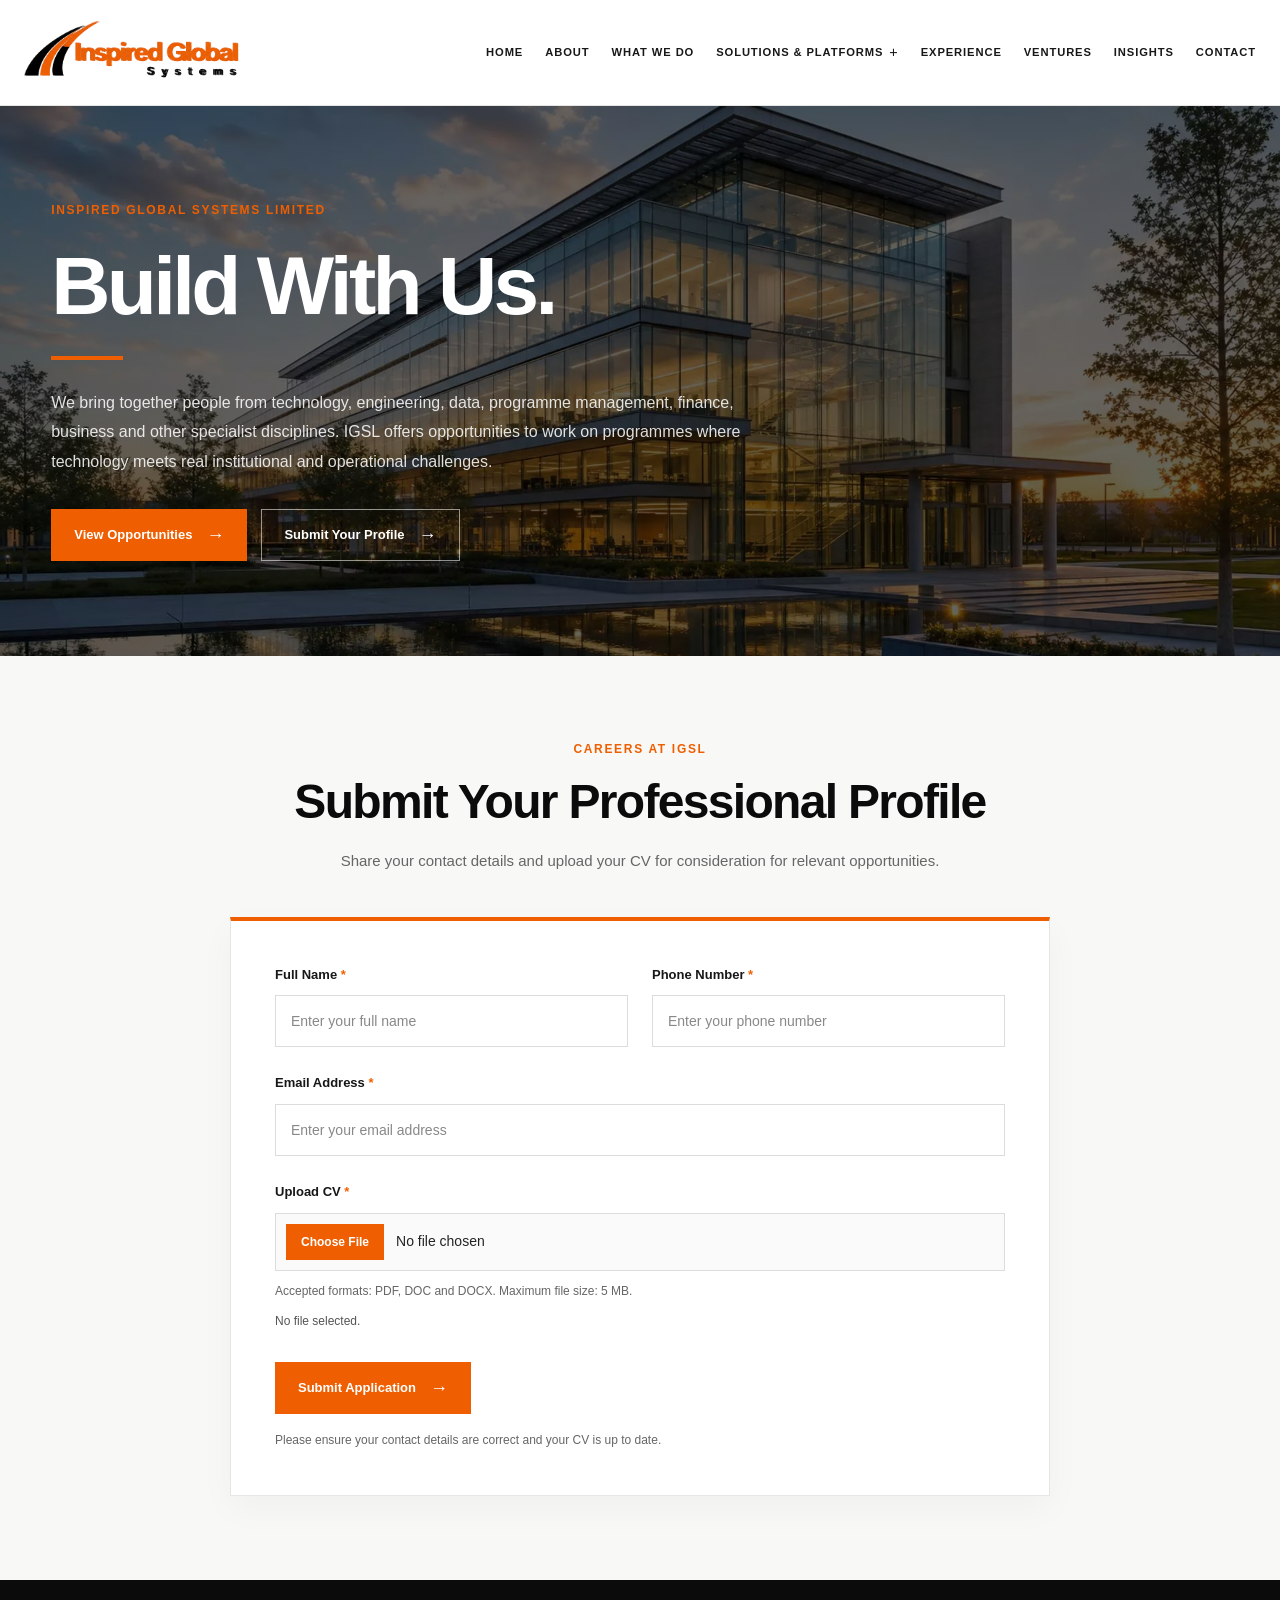
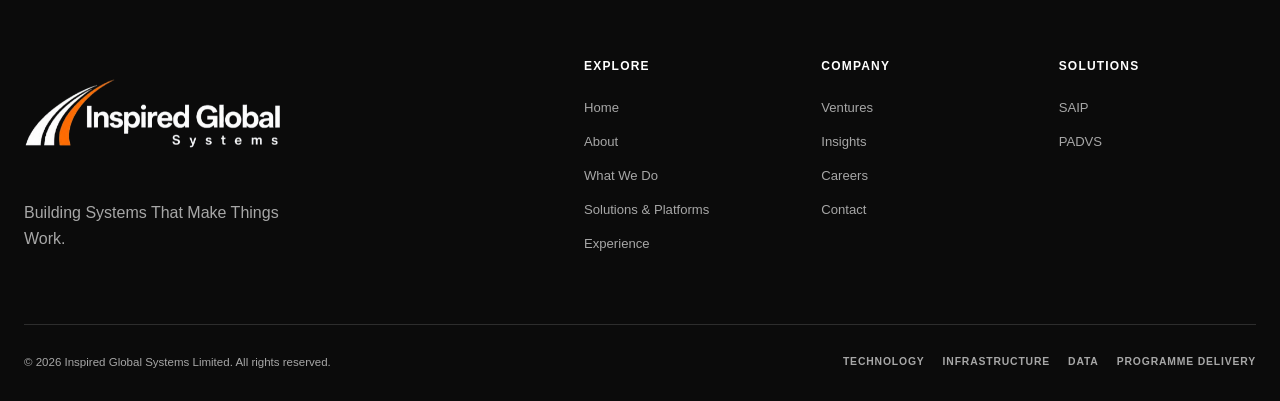
<file: careers.html>
<!DOCTYPE html>
<html lang="en">
<head>
    <meta charset="UTF-8">
    <meta name="viewport" content="width=device-width, initial-scale=1.0">

    <meta
        name="description"
        content="Careers at Inspired Global Systems Limited."
    >

    <title>Careers | Inspired Global Systems Limited</title>

    <!-- Global CSS first; Careers-specific CSS second -->
    <link rel="stylesheet" href="style.css">
    <link rel="stylesheet" href="careers.css">
</head>

<body>

    <!-- GLOBAL HEADER -->
    <header class="site-header">
        <div class="container nav-container">

            <a href="index.html" class="logo" aria-label="IGSL Home">
                <img
                    src="images/igsl-logo.png"
                    alt="Inspired Global Systems Limited"
                    class="site-logo"
                >
            </a>

            <button
                class="menu-toggle"
                type="button"
                aria-label="Open navigation menu"
                aria-controls="main-navigation"
                aria-expanded="false"
            >
                <span></span>
                <span></span>
                <span></span>
            </button>

            <nav
                class="main-nav"
                id="main-navigation"
                aria-label="Main navigation"
            >
                <a href="index.html">HOME</a>
                <a href="about.html">ABOUT</a>
                <a href="what-we-do.html">WHAT WE DO</a>

                <!-- SOLUTIONS DROPDOWN -->
                <div class="nav-dropdown">
                    <a
                        href="solutions.html"
                        class="dropdown-trigger"
                        aria-expanded="false"
                    >
                        SOLUTIONS &amp; PLATFORMS
                        <span aria-hidden="true">+</span>
                    </a>

                    <div class="dropdown-menu">
                        <a href="saip.html">SAIP</a>
                        <a href="padvs.html">PADVS</a>
                    </div>
                </div>

                <a href="experience.html">EXPERIENCE</a>
                <a href="ventures.html">VENTURES</a>
                <a href="insights.html">INSIGHTS</a>
                <a href="contact.html">CONTACT</a>
            </nav>

        </div>
    </header>


    <!-- MAIN CONTENT -->
    <main>

        <!-- CAREERS HERO -->
        <section class="careers-hero">
            <div class="careers-container">

                <p class="careers-eyebrow">
                    INSPIRED GLOBAL SYSTEMS LIMITED
                </p>

                <h1>Build With Us.</h1>

                <div class="careers-accent"></div>

                <p class="careers-intro">
                    We bring together people from technology, engineering,
                    data, programme management, finance, business and other
                    specialist disciplines. IGSL offers opportunities to work
                    on programmes where technology meets real institutional
                    and operational challenges.
                </p>

                <div class="careers-actions">

                    <a
                        href="contact.html"
                        class="careers-button careers-button-primary"
                    >
                        View Opportunities
                        <span aria-hidden="true">→</span>
                    </a>

                    <a
                        href="#careers-application-form"
                        class="careers-button careers-button-secondary"
                    >
                        Submit Your Profile
                        <span aria-hidden="true">→</span>
                    </a>

                </div>

            </div>
        </section>


        <!-- CAREERS APPLICATION SECTION -->
        <section
            class="careers-application"
            id="careers-application-form"
            aria-labelledby="careers-form-heading"
        >
            <div class="careers-container">

                <!-- APPLICATION INTRODUCTION -->
                <div class="careers-application-heading">

                    <p class="careers-eyebrow">
                        CAREERS AT IGSL
                    </p>

                    <h2 id="careers-form-heading">
                        Submit Your Professional Profile
                    </h2>

                    <p>
                        Share your contact details and upload your CV
                        for consideration for relevant opportunities.
                    </p>

                </div>


                <!-- APPLICATION FORM -->
                <form
                    id="igsl-careers-form"
                    class="igsl-careers-form"
                    action="https://formspree.io/f/xaeqzpvz"
                    method="POST"
                    enctype="multipart/form-data"
                >

                    <input
                        type="hidden"
                        name="_subject"
                        value="New Careers Application - IGSL"
                    >

                    <!-- SPAM PROTECTION -->
                    <div class="igsl-form-trap" aria-hidden="true">

                        <label for="igsl-website">
                            Leave this field empty
                        </label>

                        <input
                            type="text"
                            id="igsl-website"
                            name="_gotcha"
                            tabindex="-1"
                            autocomplete="off"
                        >

                    </div>


                    <!-- FORM FIELDS -->
                    <div class="igsl-form-grid">

                        <!-- FULL NAME -->
                        <div class="igsl-form-field">

                            <label for="igsl-applicant-name">
                                Full Name <span>*</span>
                            </label>

                            <input
                                type="text"
                                id="igsl-applicant-name"
                                name="full_name"
                                placeholder="Enter your full name"
                                autocomplete="name"
                                required
                            >

                        </div>


                        <!-- PHONE NUMBER -->
                        <div class="igsl-form-field">

                            <label for="igsl-applicant-phone">
                                Phone Number <span>*</span>
                            </label>

                            <input
                                type="tel"
                                id="igsl-applicant-phone"
                                name="phone"
                                placeholder="Enter your phone number"
                                autocomplete="tel"
                                required
                            >

                        </div>


                        <!-- EMAIL ADDRESS -->
                        <div class="igsl-form-field igsl-form-field-full">

                            <label for="igsl-applicant-email">
                                Email Address <span>*</span>
                            </label>

                            <input
                                type="email"
                                id="igsl-applicant-email"
                                name="email"
                                placeholder="Enter your email address"
                                autocomplete="email"
                                required
                            >

                        </div>


                        <!-- CV UPLOAD -->
                        <div class="igsl-form-field igsl-form-field-full">

                            <label for="igsl-applicant-cv">
                                Upload CV <span>*</span>
                            </label>

                            <input
                                type="file"
                                id="igsl-applicant-cv"
                                name="cv"
                                accept=".pdf,.doc,.docx"
                                required
                            >

                            <p class="igsl-form-help">
                                Accepted formats: PDF, DOC and DOCX.
                                Maximum file size: 5 MB.
                            </p>

                            <p
                                id="igsl-cv-filename"
                                class="igsl-cv-filename"
                            >
                                No file selected.
                            </p>

                        </div>

                    </div>


                    <!-- SUBMIT BUTTON -->
                    <button
                        type="submit"
                        id="igsl-form-submit"
                        class="careers-button careers-button-primary igsl-form-submit"
                    >
                        Submit Application
                        <span aria-hidden="true">→</span>
                    </button>


                    <!-- PRIVACY NOTE -->
                    <p class="igsl-form-privacy">
                        Please ensure your contact details are correct
                        and your CV is up to date.
                    </p>


                    <!-- FORM STATUS -->
                    <div
                        id="igsl-form-status"
                        class="igsl-form-status"
                        role="status"
                        aria-live="polite"
                    ></div>

                </form>

            </div>
        </section>

    </main>


    <!-- GLOBAL FOOTER -->
    <footer class="site-footer">
        <div class="container">

            <div class="footer-main">

                <!-- FOOTER BRAND -->
                <div class="footer-brand">

                    <a
                        href="index.html"
                        class="logo footer-logo"
                        aria-label="IGSL Home"
                    >
                        <img
                            src="images/igsl-footer-logo.png"
                            alt="Inspired Global Systems Limited"
                            class="footer-site-logo"
                        >
                    </a>

                    <p>
                        Building Systems That Make Things Work.
                    </p>

                </div>


                <!-- FOOTER NAVIGATION -->
                <div class="footer-links">

                    <div class="footer-column">

                        <h4>Explore</h4>

                        <a href="index.html">Home</a>
                        <a href="about.html">About</a>
                        <a href="what-we-do.html">What We Do</a>
                        <a href="solutions.html">Solutions &amp; Platforms</a>
                        <a href="experience.html">Experience</a>

                    </div>


                    <div class="footer-column">

                        <h4>Company</h4>

                        <a href="ventures.html">Ventures</a>
                        <a href="insights.html">Insights</a>
                        <a href="careers.html" aria-current="page">Careers</a>
                        <a href="contact.html">Contact</a>

                    </div>


                    <div class="footer-column">

                        <h4>Solutions</h4>

                        <a href="saip.html">SAIP</a>
                        <a href="padvs.html">PADVS</a>

                    </div>

                </div>

            </div>


            <!-- FOOTER BOTTOM -->
            <div class="footer-bottom">

                <p>
                    &copy; 2026 Inspired Global Systems Limited.
                    All rights reserved.
                </p>

                <div class="footer-meta">
                    <span>Technology</span>
                    <span>Infrastructure</span>
                    <span>Data</span>
                    <span>Programme Delivery</span>
                </div>

            </div>

        </div>
    </footer>


    <!-- SHARED NAVIGATION JAVASCRIPT -->
    <script src="script.js"></script>

    <!-- CAREERS FORM JAVASCRIPT -->
    <script src="careers-form.js"></script>

</body>
</html>
</file>
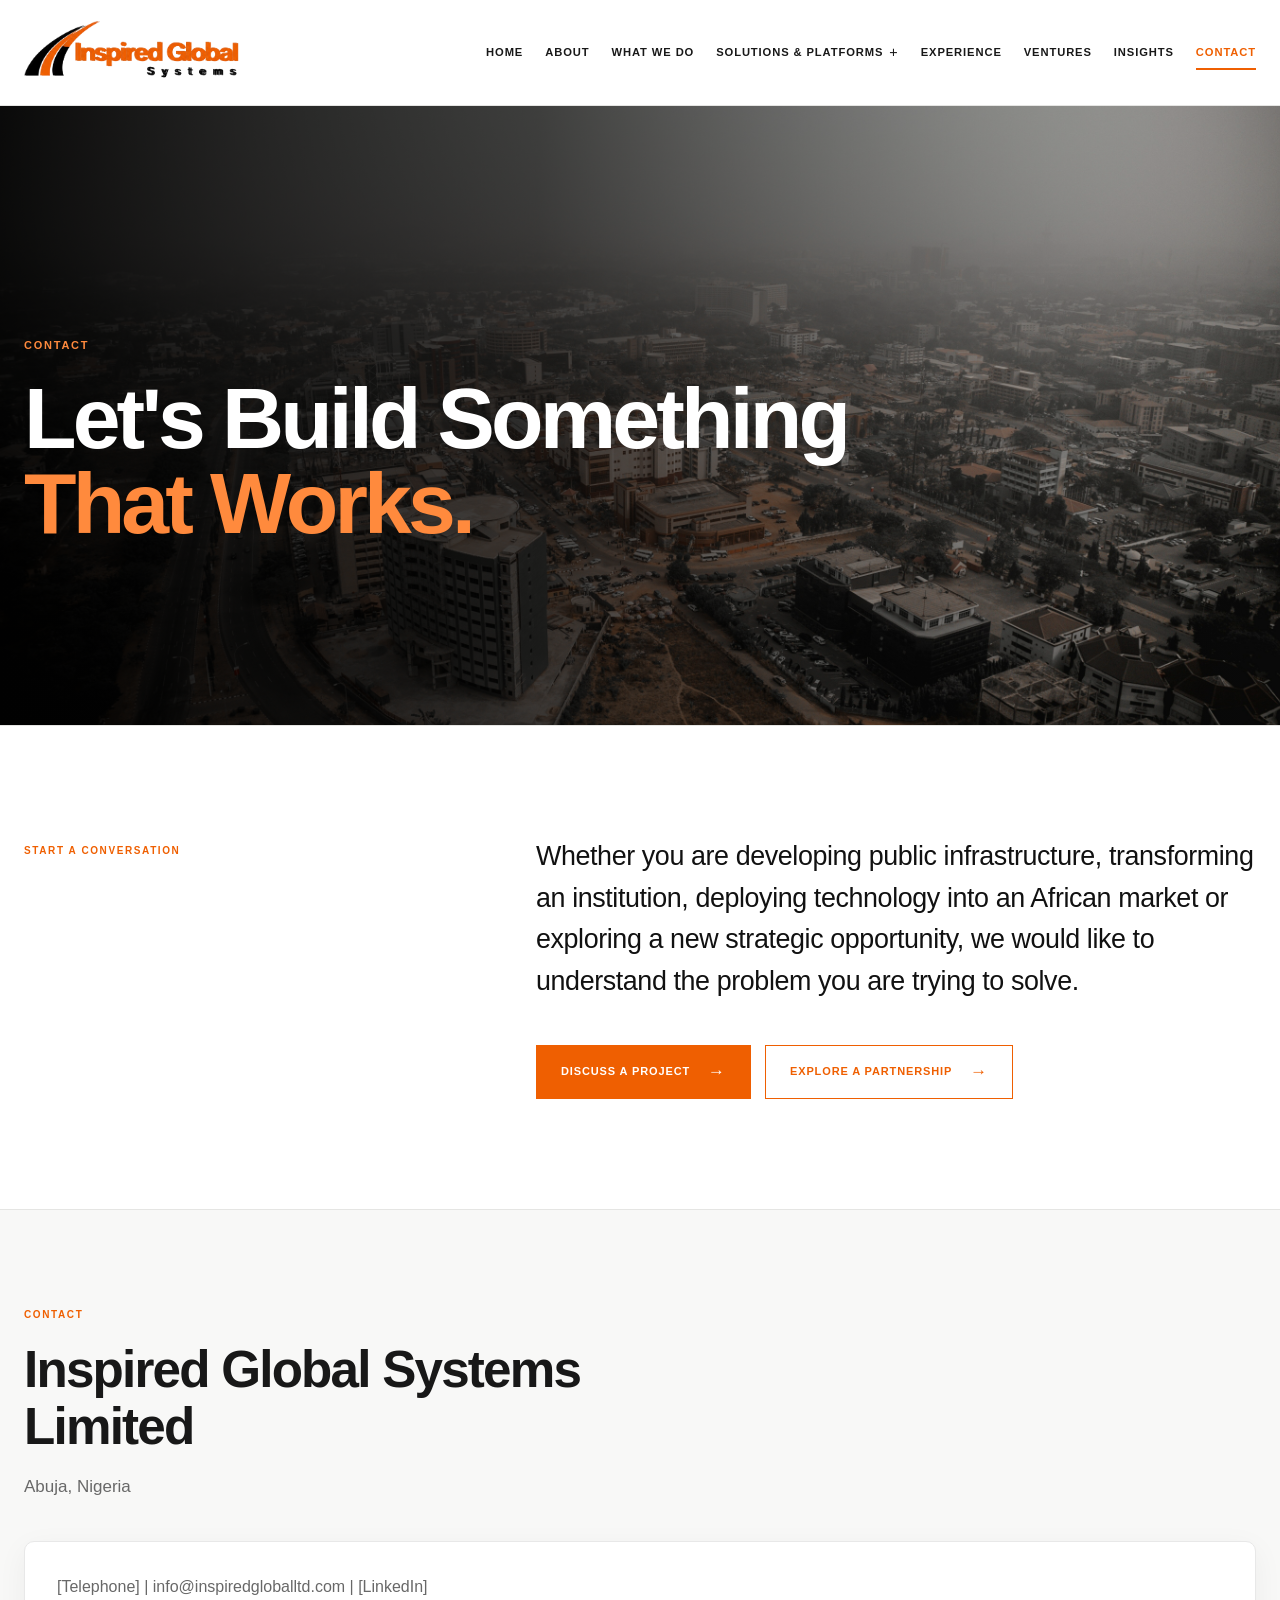
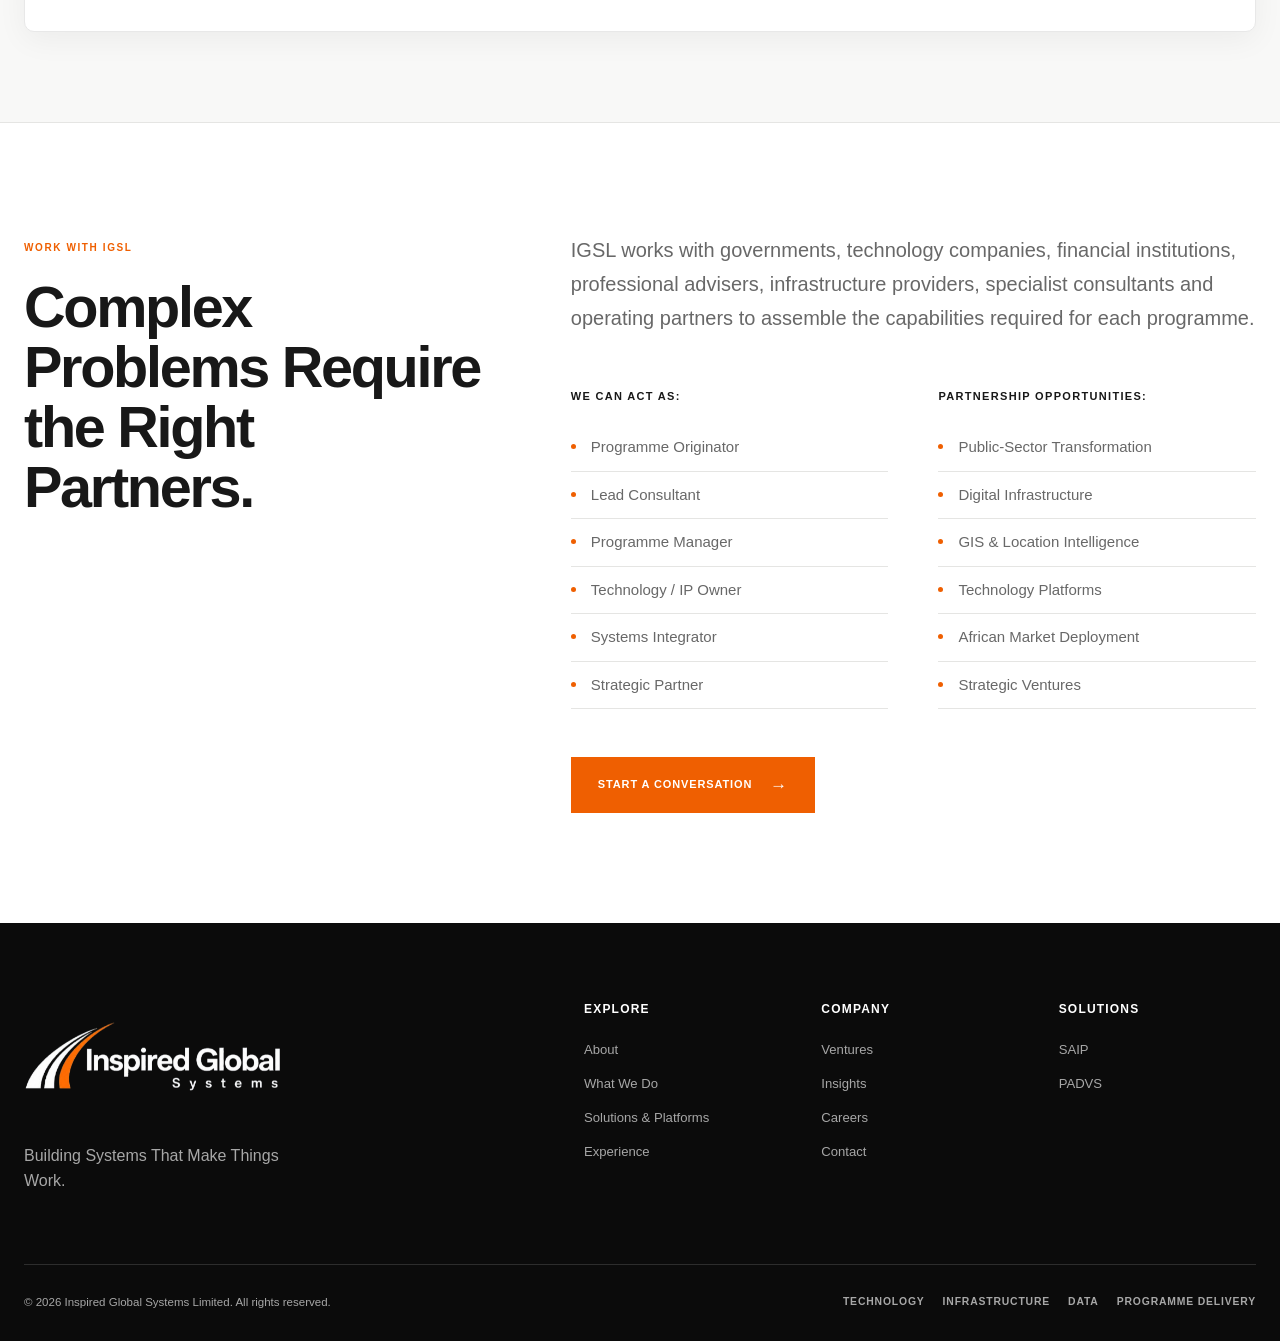
<file: contact.html>
<!DOCTYPE html>

<html lang="en">



<head>

    <meta charset="UTF-8">

    <meta
        name="viewport"
        content="width=device-width, initial-scale=1.0"
    >



    <title>Contact | Inspired Global Systems Limited</title>



    <link rel="stylesheet" href="style.css">
    <link rel="stylesheet" href="contact.css">

</head>



<body class="contact-page">



    <!-- =========================================================
         HEADER
    ========================================================== -->



    <header class="site-header">

        <div class="container nav-container">



            <a
                href="index.html"
                class="logo"
                aria-label="Inspired Global Systems Limited Home"
            >

                <img
                    src="images/igsl-logo.png"
                    alt="Inspired Global Systems Limited"
                    class="site-logo"
                >

            </a>



            <button
                class="menu-toggle"
                type="button"
                aria-label="Open navigation menu"
                aria-expanded="false"
            >

                <span></span>
                <span></span>
                <span></span>

            </button>



            <nav
                class="main-nav"
                aria-label="Main navigation"
            >

                <a href="index.html">HOME</a>



                <a href="about.html">ABOUT</a>



                <a href="what-we-do.html">WHAT WE DO</a>



                <div class="nav-dropdown">

                    <a
                        href="solutions.html"
                        class="dropdown-trigger"
                        aria-expanded="false"
                    >

                        SOLUTIONS &amp; PLATFORMS

                        <span aria-hidden="true">+</span>

                    </a>



                    <div class="dropdown-menu">

                        <a href="saip.html">SAIP</a>
                        <a href="padvs.html">PADVS</a>

                    </div>

                </div>



                <a href="experience.html">EXPERIENCE</a>



                <a href="ventures.html">VENTURES</a>



                <a href="insights.html">INSIGHTS</a>



                <a
                    href="contact.html"
                    class="active"
                    aria-current="page"
                >

                    CONTACT

                </a>

            </nav>



        </div>

    </header>



    <main>



        <!-- =====================================================
             CONTACT HERO
        ====================================================== -->



        <section class="contact-hero">

            <div class="contact-hero-image"></div>



            <div class="contact-hero-overlay"></div>



            <div class="contact-hero-content">

                <span class="contact-marker">

                    Contact

                </span>



                <h1>

                    Let's Build Something

                    <span>

                        That Works.

                    </span>

                </h1>

            </div>

        </section>



        <!-- =====================================================
             CONTACT INTRO
        ====================================================== -->



        <section class="contact-intro">

            <div class="container contact-intro-grid">



                <div class="contact-intro-heading">

                    <span class="section-marker">

                        Start a Conversation

                    </span>

                </div>



                <div class="contact-intro-content">

                    <p>

                        Whether you are developing public infrastructure,

                        transforming an institution, deploying technology

                        into an African market or exploring a new strategic

                        opportunity, we would like to understand the problem

                        you are trying to solve.

                    </p>



                    <div class="contact-actions">

                        <a
                            href="#contact-details"
                            class="contact-action"
                        >

                            Discuss a Project

                            <span>→</span>

                        </a>



                        <a
                            href="#work-with-igsl"
                            class="contact-action contact-action-outline"
                        >

                            Explore a Partnership

                            <span>→</span>

                        </a>

                    </div>

                </div>



            </div>

        </section>



        <!-- =====================================================
             CONTACT DETAILS AND FORM
        ====================================================== -->



        <section
            class="contact-details"
            id="contact-details"
        >

            <div class="container contact-details-grid">



                <div class="contact-company">

                    <span class="company-marker">

                        Contact

                    </span>



                    <h2>

                        Inspired Global Systems Limited

                    </h2>



                    <p class="contact-location">

                        Abuja, Nigeria

                    </p>

                </div>



                <div class="contact-information">



                    <p>[Telephone] | <a href="mailto:info@inspiredgloballtd.com">info@inspiredgloballtd.com</a> | [LinkedIn]</p>



                </div>



            </div>

        </section>



        <!-- =====================================================
             WORK WITH IGSL
        ====================================================== -->



        <section
            class="work-with-igsl"
            id="work-with-igsl"
        >

            <div class="container work-with-grid">



                <div class="work-with-heading">

                    <span class="section-marker">

                        Work With IGSL

                    </span>



                    <h2>

                        Complex Problems Require

                        the Right Partners.

                    </h2>

                </div>



                <div class="work-with-content">



                    <p class="work-with-intro">

                        IGSL works with governments, technology companies,

                        financial institutions, professional advisers,

                        infrastructure providers, specialist consultants

                        and operating partners to assemble the capabilities

                        required for each programme.

                    </p>



                    <div class="work-with-lists">



                        <div class="work-list">

                            <h3>

                                We Can Act As:

                            </h3>



                            <ul>

                                <li>Programme Originator</li>
                                <li>Lead Consultant</li>
                                <li>Programme Manager</li>
                                <li>Technology / IP Owner</li>
                                <li>Systems Integrator</li>
                                <li>Strategic Partner</li>

                            </ul>

                        </div>



                        <div class="work-list">

                            <h3>

                                Partnership Opportunities:

                            </h3>



                            <ul>

                                <li>Public-Sector Transformation</li>
                                <li>Digital Infrastructure</li>
                                <li>GIS &amp; Location Intelligence</li>
                                <li>Technology Platforms</li>
                                <li>African Market Deployment</li>
                                <li>Strategic Ventures</li>

                            </ul>

                        </div>



                    </div>



                    <a
                        href="#contact-details"
                        class="work-cta"
                    >

                        Start a Conversation

                        <span>→</span>

                    </a>



                </div>



            </div>

        </section>



    </main>



    <!-- =========================================================
         FOOTER
    ========================================================== -->



    <footer class="site-footer">

        <div class="container">



            <div class="footer-main">



                <div class="footer-brand">

                    <a
                        href="index.html"
                        class="logo footer-logo"
                        aria-label="Inspired Global Systems Limited Home"
                    >

                        <img
                            src="images/igsl-footer-logo.png"
                            alt="Inspired Global Systems Limited"
                            class="footer-site-logo"
                        >

                    </a>



                    <p>

                        Building Systems That Make Things Work.

                    </p>

                </div>



                <div class="footer-links">



                    <div class="footer-column">

                        <h4>Explore</h4>



                        <a href="about.html">About</a>



                        <a href="what-we-do.html">

                            What We Do

                        </a>



                        <a href="solutions.html">

                            Solutions &amp; Platforms

                        </a>



                        <a href="experience.html">

                            Experience

                        </a>

                    </div>



                    <div class="footer-column">

                        <h4>Company</h4>



                        <a href="ventures.html">

                            Ventures

                        </a>



                        <a href="insights.html">

                            Insights

                        </a>



                        <a href="careers.html">

                            Careers

                        </a>



                        <a
                            href="contact.html"
                            class="active"
                        >

                            Contact

                        </a>

                    </div>



                    <div class="footer-column">

                        <h4>Solutions</h4>



                        <a href="saip.html">SAIP</a>



                        <a href="padvs.html">PADVS</a>

                    </div>



                </div>



            </div>



            <div class="footer-bottom">

                <p>

                    © 2026 Inspired Global Systems Limited. All rights reserved.

                </p>



                <div class="footer-meta">

                    <span>Technology</span>
                    <span>Infrastructure</span>
                    <span>Data</span>
                    <span>Programme Delivery</span>

                </div>

            </div>



        </div>

    </footer>



    <!-- =========================================================
         GLOBAL NAVIGATION AND CONTACT FORM SCRIPTS
    ========================================================== -->



    <script src="script.js"></script>
    <script src="contact-form.js"></script>



</body>



</html>
</file>
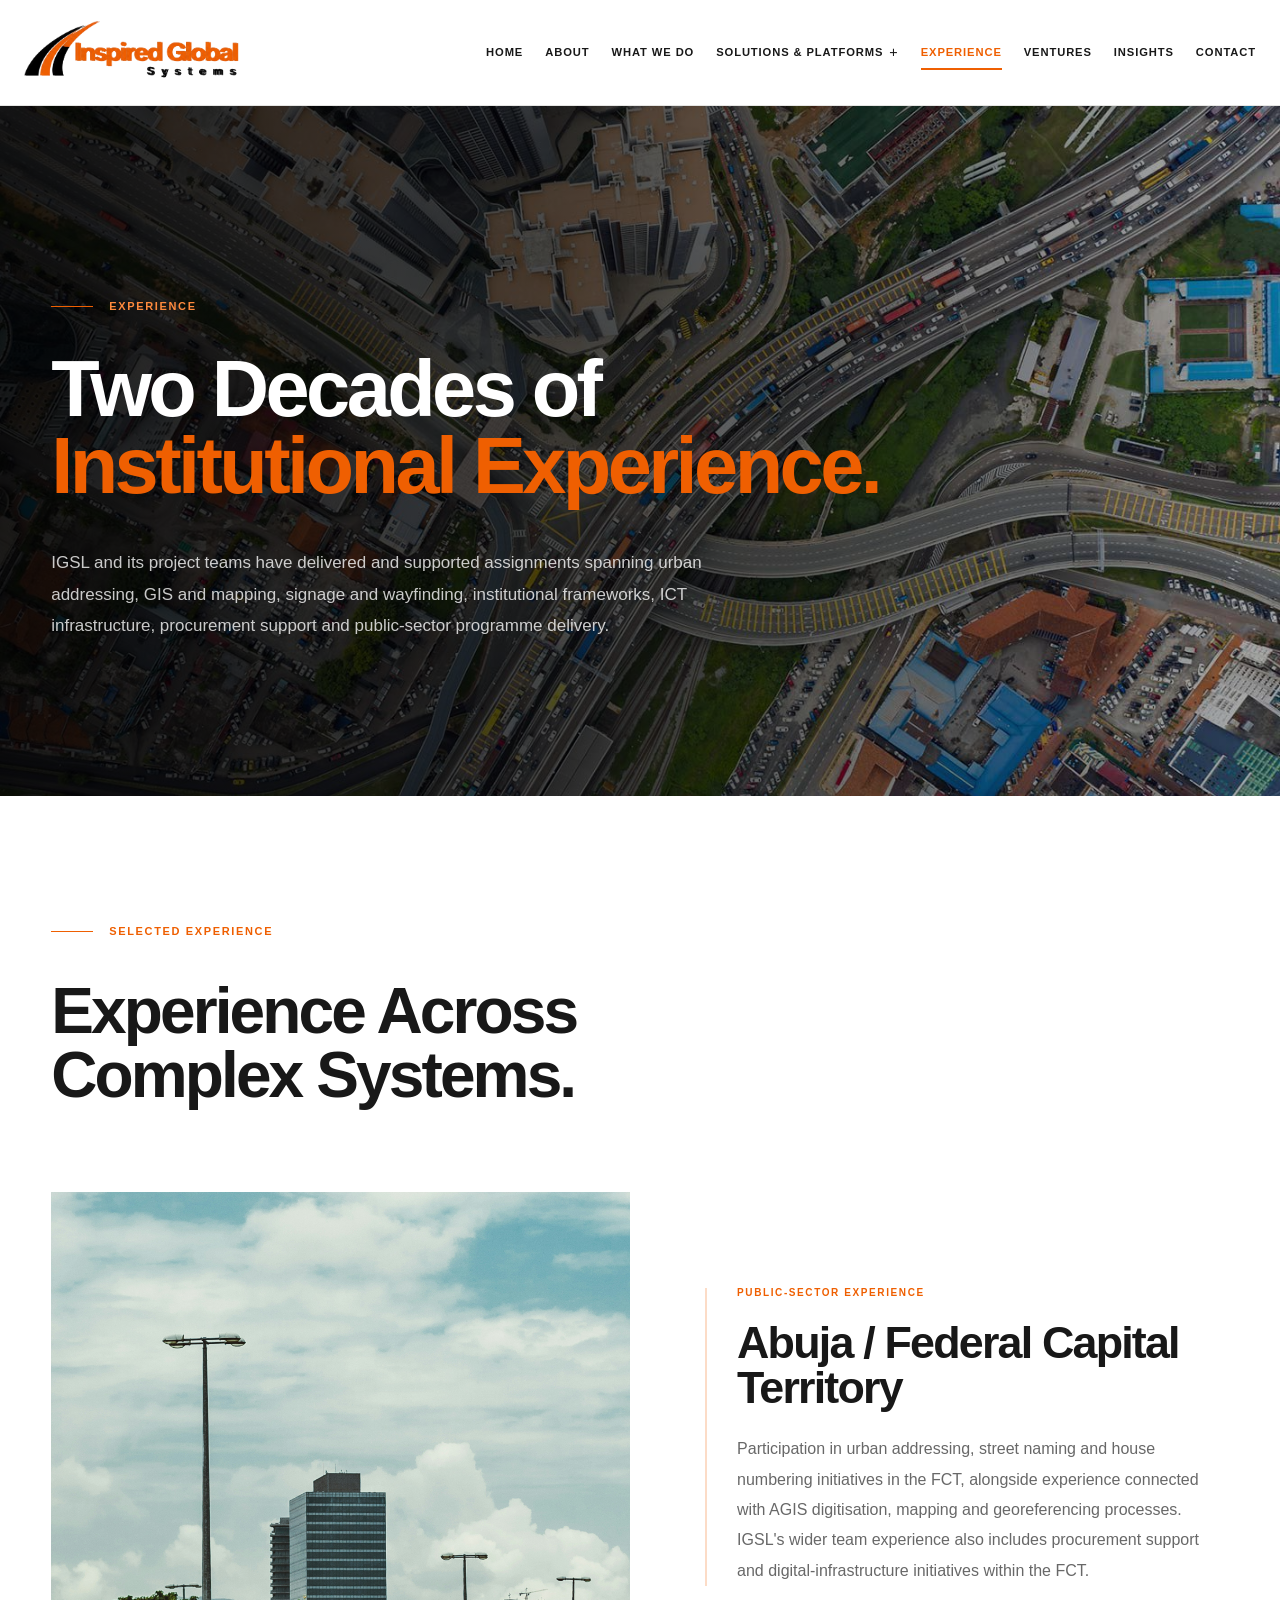
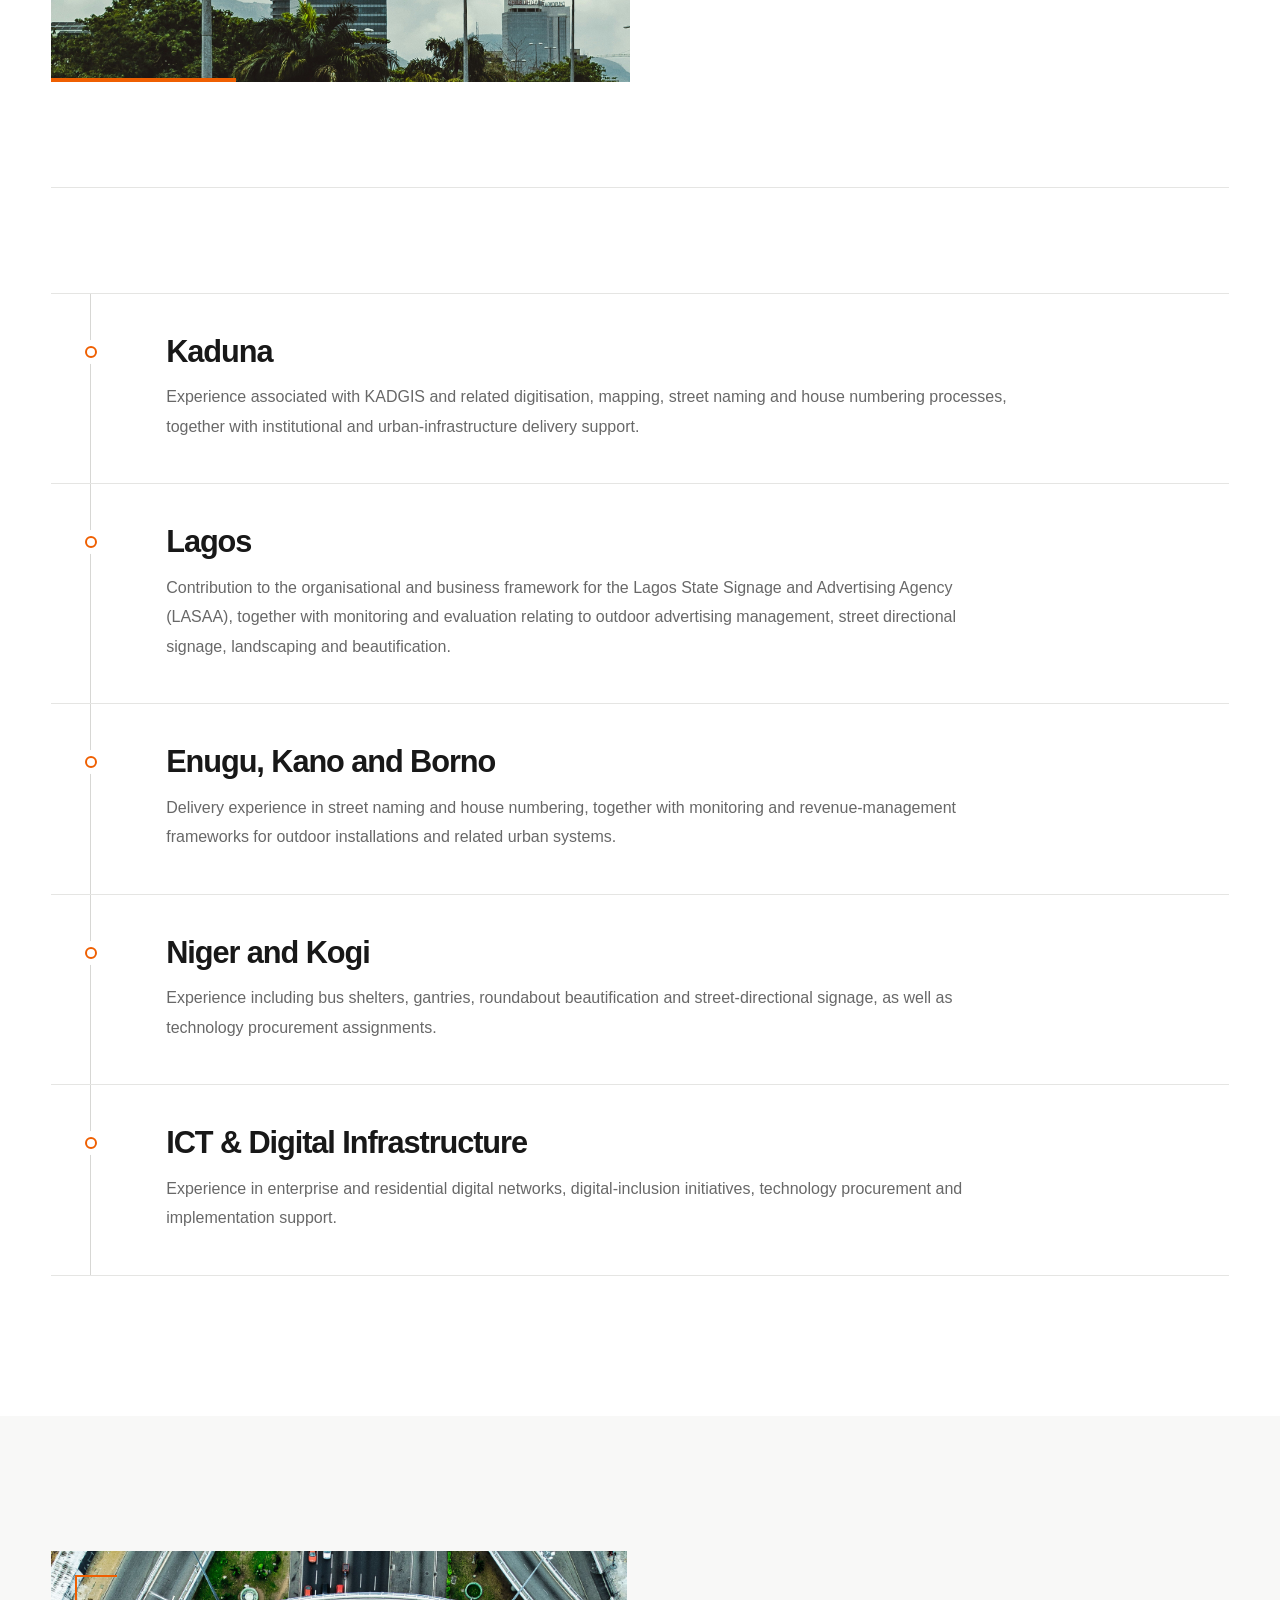
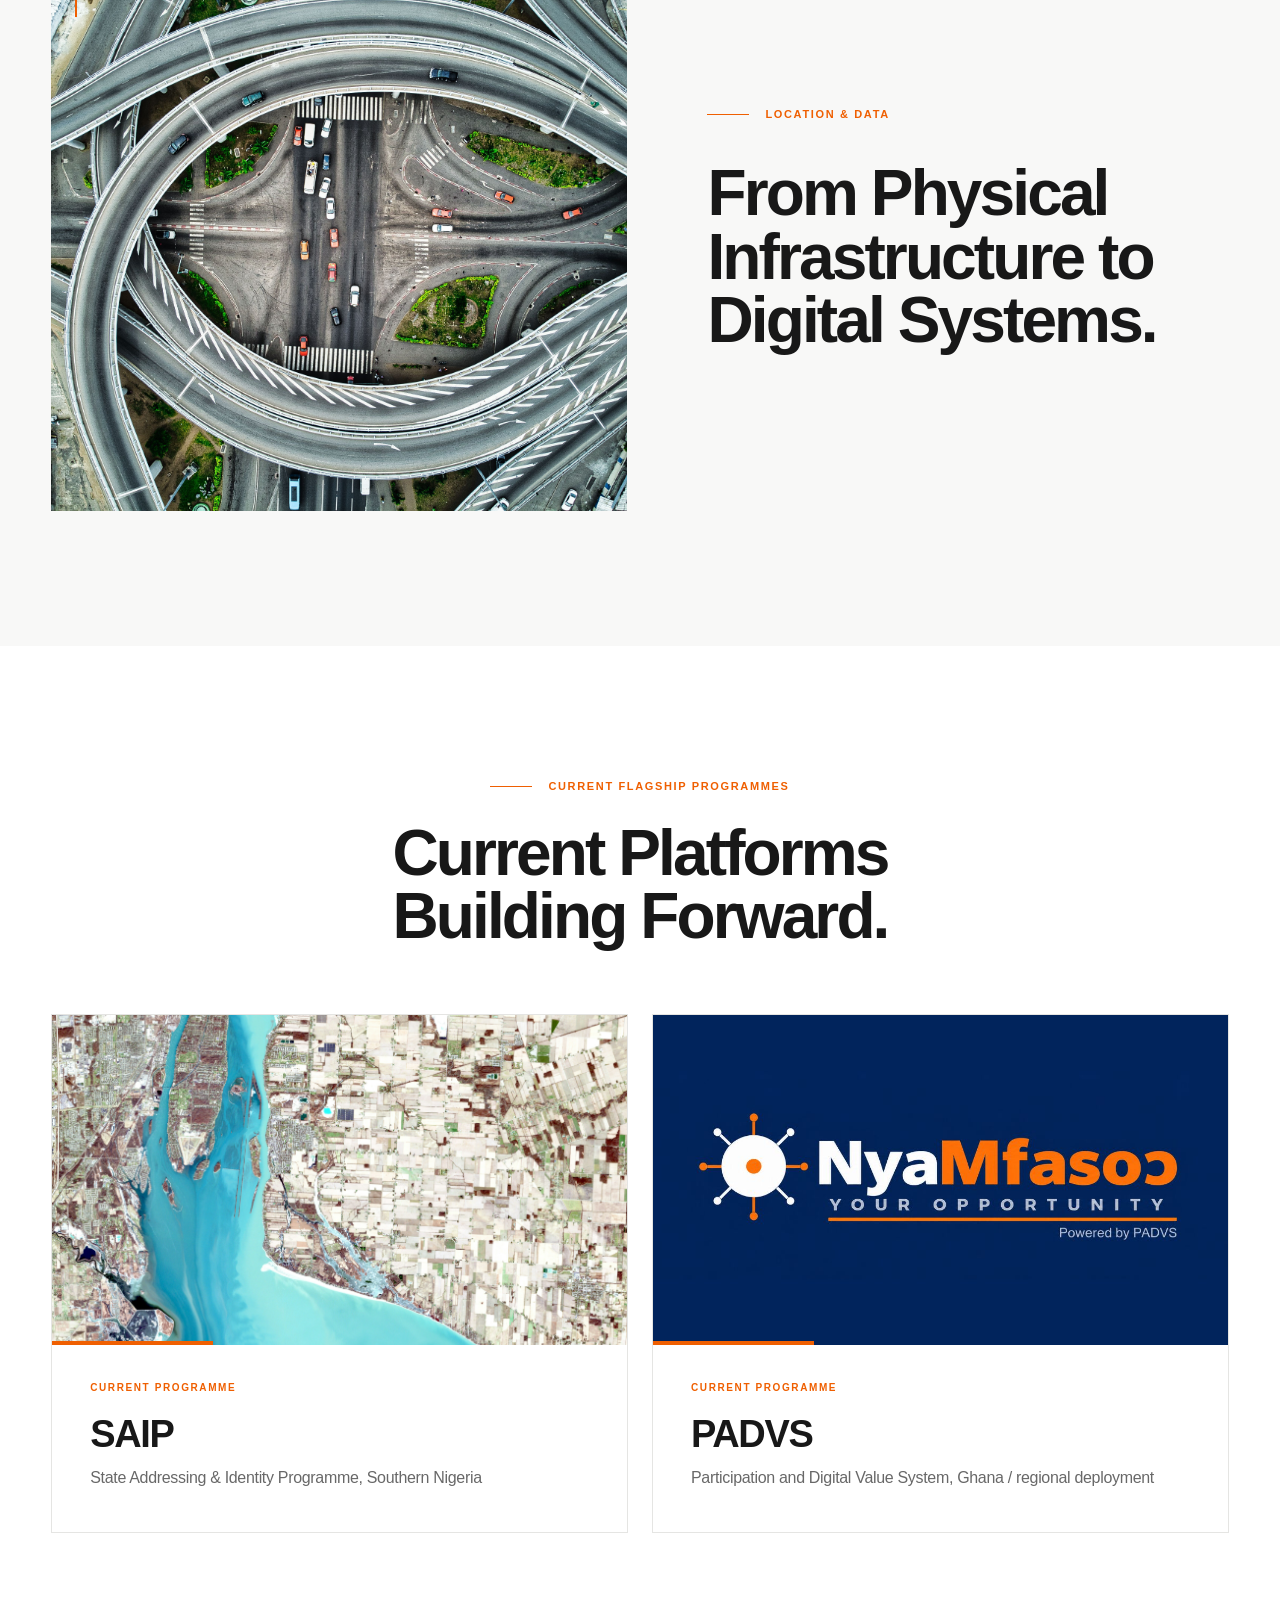
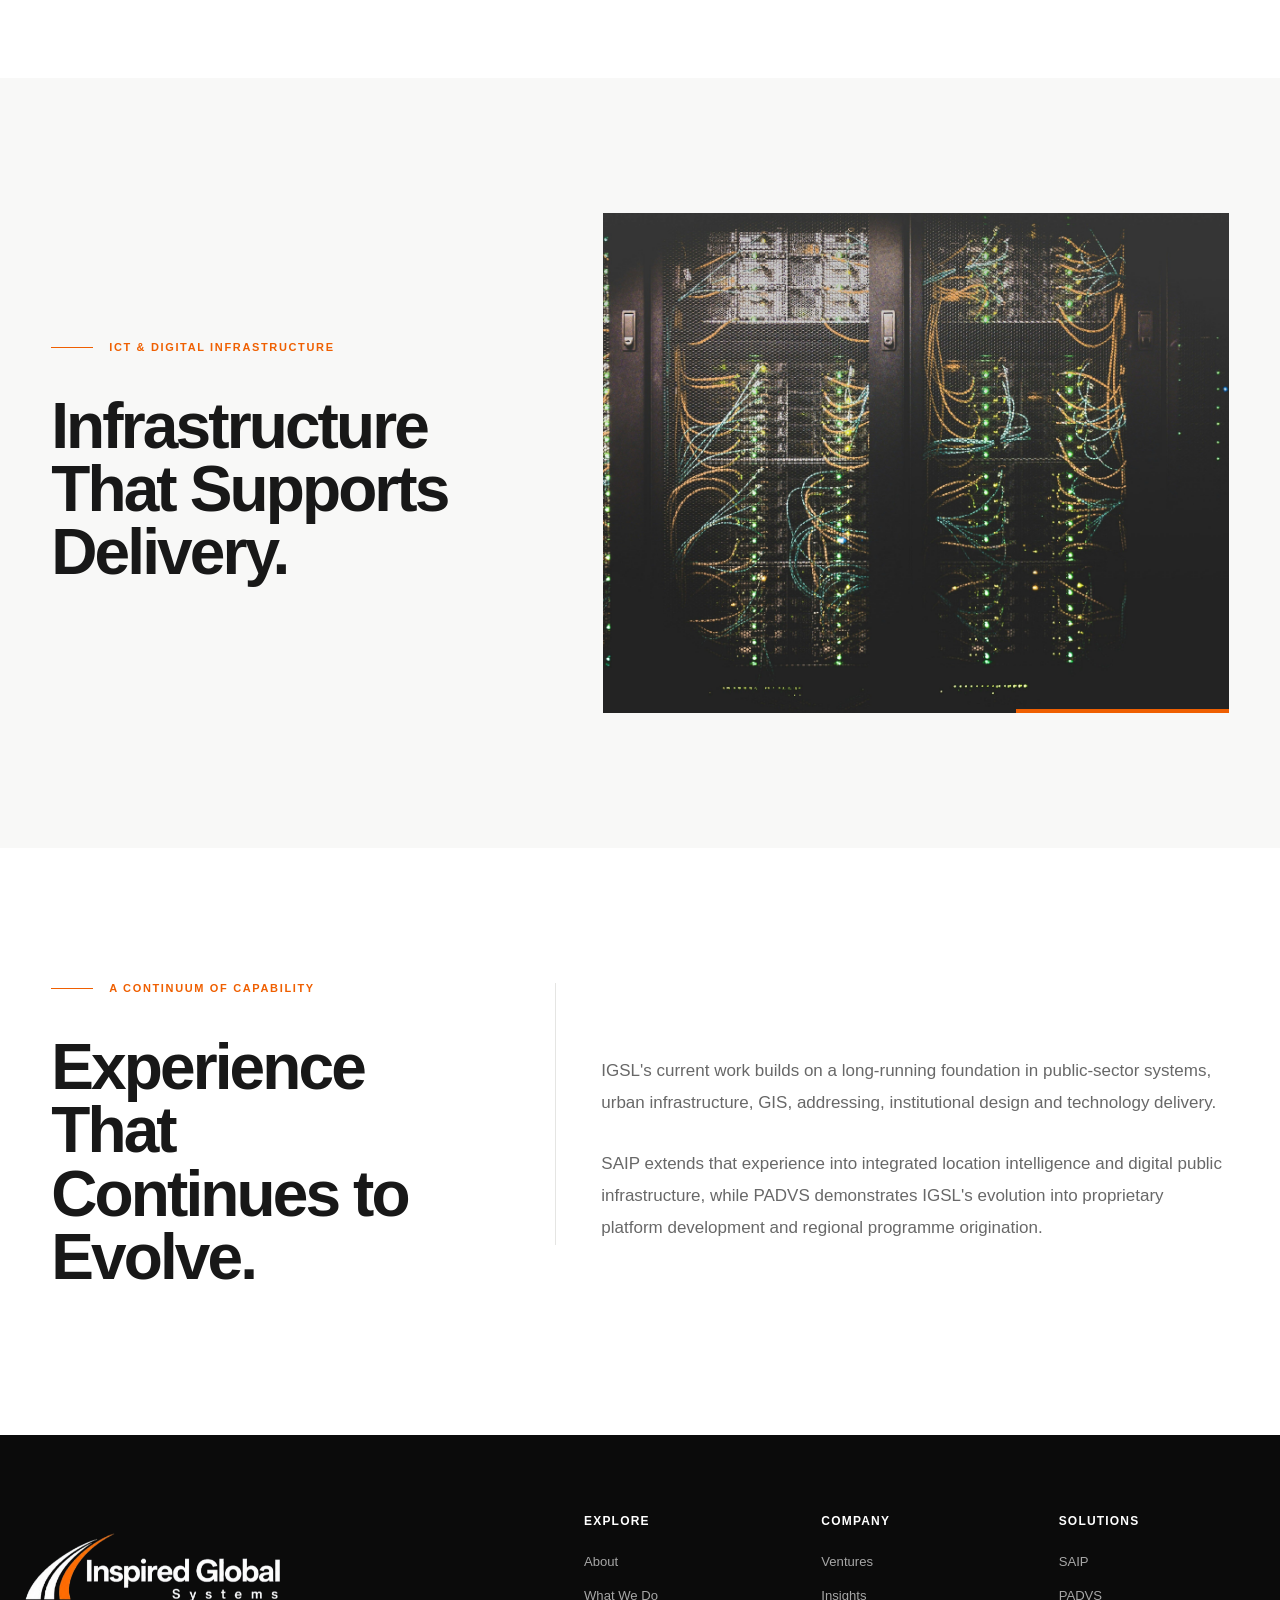
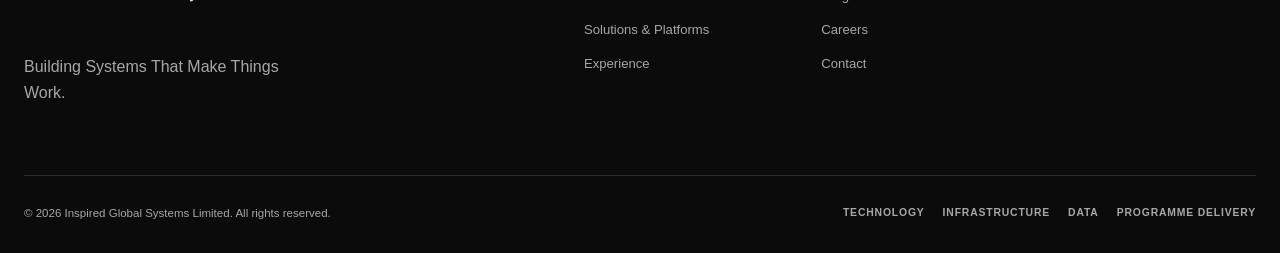
<file: experience.html>
<!DOCTYPE html> 
<html lang="en"> 
 
<head> 
 
    <meta charset="UTF-8"> 
 
    <meta 
        name="viewport" 
        content="width=device-width, initial-scale=1.0" 
    > 
 
    <title>Experience | Inspired Global Systems Limited</title> 
 
    <meta 
        name="description" 
        content="IGSL's institutional experience across urban addressing, GIS, mapping, infrastructure, ICT and public-sector programme delivery." 
    > 
 
    <link rel="stylesheet" href="style.css"> 
    <link rel="stylesheet" href="experience.css"> 
 
</head> 
 
 
<body> 
 
 
    <!-- ========================================================= 
         HEADER 
    ========================================================== --> 
 
    <header class="site-header"> 
 
        <div class="container nav-container"> 
 
            <a 
                href="index.html" 
                class="logo" 
                aria-label="Inspired Global Systems Limited Home" 
            > 
                <img 
                    src="images/igsl-logo.png" 
                    alt="Inspired Global Systems Limited" 
                    class="site-logo" 
                > 
            </a> 
 
 
            <button 
                class="menu-toggle" 
                type="button" 
                aria-label="Open navigation menu" 
                aria-expanded="false" 
            > 
                <span></span> 
                <span></span> 
                <span></span> 
            </button> 
 
 
            <nav 
                class="main-nav" 
                aria-label="Main navigation" 
            > 
 
                <a href="index.html"> 
                    HOME 
                </a> 
 
                <a href="about.html"> 
                    ABOUT 
                </a> 
 
                <a href="what-we-do.html"> 
                    WHAT WE DO 
                </a> 
 
 
                <div class="nav-dropdown"> 
 
                    <a 
                        href="solutions.html" 
                        class="dropdown-trigger" 
                        aria-expanded="false" 
                    > 
                        SOLUTIONS &amp; PLATFORMS 
                        <span aria-hidden="true">+</span> 
                    </a> 
 
                    <div class="dropdown-menu"> 
 
                        <a href="saip.html"> 
                            SAIP 
                        </a> 
 
                        <a href="padvs.html"> 
                            PADVS 
                        </a> 
 
                    </div> 
 
                </div> 
 
 
                <a 
                    href="experience.html" 
                    class="active" 
                    aria-current="page" 
                > 
                    EXPERIENCE 
                </a> 
 
                <a href="ventures.html"> 
                    VENTURES 
                </a> 
 
                <a href="insights.html"> 
                    INSIGHTS 
                </a> 
 
                <a href="contact.html"> 
                    CONTACT 
                </a> 
 
            </nav> 
 
        </div> 
 
    </header> 
 
 
 
    <!-- ========================================================= 
         MAIN EXPERIENCE PAGE 
    ========================================================== --> 
 
    <main class="experience-page"> 
 
 
        <!-- ===================================================== 
             EXPERIENCE HERO 
        ====================================================== --> 
 
        <section class="experience-hero"> 
 
            <div class="experience-hero-image"></div> 
 
            <div 
                class="experience-hero-overlay" 
                aria-hidden="true" 
            ></div> 
 
 
            <div class="container experience-hero-inner"> 
 
                <div class="experience-hero-content"> 
 
                    <div class="section-marker"> 
 
                        <span></span> 
 
                        <p> 
                            EXPERIENCE 
                        </p> 
 
                    </div> 
 
 
                    <h1> 
                        Two Decades of 
                        <span> 
                            Institutional Experience. 
                        </span> 
                    </h1> 
 
 
                    <p class="experience-hero-intro"> 
                        IGSL and its project teams have delivered and supported 
                        assignments spanning urban addressing, GIS and mapping, 
                        signage and wayfinding, institutional frameworks, ICT 
                        infrastructure, procurement support and public-sector 
                        programme delivery. 
                    </p> 
 
                </div> 
 
            </div> 
 
        </section> 
 
 
 
        <!-- ===================================================== 
             SELECTED EXPERIENCE 
        ====================================================== --> 
 
        <section class="selected-experience"> 
 
            <div class="container"> 
 
 
                <div class="section-heading"> 
 
                    <div class="section-marker"> 
 
                        <span></span> 
 
                        <p> 
                            SELECTED EXPERIENCE 
                        </p> 
 
                    </div> 
 
 
                    <h2> 
                        Experience Across 
                        <span> 
                            Complex Systems. 
                        </span> 
 
                    </h2> 
 
                </div> 
 
 
 
                <!-- Abuja / FCT Feature --> 
 
                <div class="experience-feature"> 
 
 
                    <div class="experience-feature-image"> 
 
                        <img 
                            src="images/experience/experience-abuja.jpg" 
                            alt="Urban infrastructure in Abuja" 
                        > 
 
                    </div> 
 
 
                    <div class="experience-feature-content"> 
 
                        <span class="experience-feature-label"> 
                            PUBLIC-SECTOR EXPERIENCE 
                        </span> 
 
 
                        <h3> 
                            Abuja / Federal Capital Territory 
                        </h3> 
 
 
                        <p> 
                            Participation in urban addressing, street naming 
                            and house numbering initiatives in the FCT, 
                            alongside experience connected with AGIS 
                            digitisation, mapping and georeferencing processes. 
                            IGSL's wider team experience also includes 
                            procurement support and digital-infrastructure 
                            initiatives within the FCT. 
                        </p> 
 
                    </div> 
 
                </div> 
 
 
 
                <!-- Experience Timeline --> 
 
                <div class="experience-list"> 
 
 
                    <!-- Kaduna --> 
 
                    <article class="experience-item"> 
 
                        <div class="experience-item-number"> 
                            <span></span> 
                        </div> 
 
 
                        <div class="experience-item-content"> 
 
                            <h3> 
                                Kaduna 
                            </h3> 
 
                            <p> 
                                Experience associated with KADGIS and related 
                                digitisation, mapping, street naming and house 
                                numbering processes, together with institutional 
                                and urban-infrastructure delivery support. 
                            </p> 
 
                        </div> 
 
                    </article> 
 
 
 
                    <!-- Lagos --> 
 
                    <article class="experience-item"> 
 
                        <div class="experience-item-number"> 
                            <span></span> 
                        </div> 
 
 
                        <div class="experience-item-content"> 
 
                            <h3> 
                                Lagos 
                            </h3> 
 
                            <p> 
                                Contribution to the organisational and business 
                                framework for the Lagos State Signage and 
                                Advertising Agency (LASAA), together with 
                                monitoring and evaluation relating to outdoor 
                                advertising management, street directional 
                                signage, landscaping and beautification. 
                            </p> 
 
                        </div> 
 
                    </article> 
 
 
 
                    <!-- Enugu / Kano / Borno --> 
 
                    <article class="experience-item"> 
 
                        <div class="experience-item-number"> 
                            <span></span> 
 
                        </div> 
 
 
                        <div class="experience-item-content"> 
 
                            <h3> 
                                Enugu, Kano and Borno 
                            </h3> 
 
                            <p> 
                                Delivery experience in street naming and house 
                                numbering, together with monitoring and 
                                revenue-management frameworks for outdoor 
                                installations and related urban systems. 
                            </p> 
 
                        </div> 
 
                    </article> 
 
 
 
                    <!-- Niger / Kogi --> 
 
                    <article class="experience-item"> 
 
                        <div class="experience-item-number"> 
                            <span></span> 
 
                        </div> 
 
 
                        <div class="experience-item-content"> 
 
                            <h3> 
                                Niger and Kogi 
                            </h3> 
 
                            <p> 
                                Experience including bus shelters, gantries, 
                                roundabout beautification and street-directional 
                                signage, as well as technology procurement 
                                assignments. 
                            </p> 
 
                        </div> 
 
                    </article> 
 
 
 
                    <!-- ICT --> 
 
                    <article class="experience-item experience-item-last"> 
 
                        <div class="experience-item-number"> 
                            <span></span> 
 
                        </div> 
 
 
                        <div class="experience-item-content"> 
 
                            <h3> 
                                ICT &amp; Digital Infrastructure 
                            </h3> 
 
                            <p> 
                                Experience in enterprise and residential digital 
                                networks, digital-inclusion initiatives, 
                                technology procurement and implementation 
                                support. 
                            </p> 
 
                        </div> 
 
                    </article> 
 
 
                </div> 
 
            </div> 
 
        </section> 
 
 
 
        <!-- ===================================================== 
             GIS VISUAL SECTION 
        ====================================================== --> 
 
        <section class="experience-visual-section"> 
 
            <div class="container"> 
 
                <div class="experience-visual-grid"> 
 
 
                    <div class="experience-visual-image"> 
 
                        <img 
                            src="images/experience/experience-gis.jpg" 
                            alt="GIS and urban mapping" 
                        > 
 
                    </div> 
 
 
                    <div class="experience-visual-content"> 
 
                        <div class="section-marker"> 
 
                            <span></span> 
 
                            <p> 
                                LOCATION &amp; DATA 
                            </p> 
 
                        </div> 
 
 
                        <h2> 
                            From Physical 
                            Infrastructure to 
                            <span> 
                                Digital Systems. 
                            </span> 
 
                        </h2> 
 
                    </div> 
 
 
                </div> 
 
            </div> 
 
        </section> 
 
 
 
        <!-- ===================================================== 
             CURRENT FLAGSHIP PROGRAMMES 
        ====================================================== --> 
 
        <section class="flagship-programmes"> 
 
            <div class="container"> 
 
 
                <div class="flagship-heading"> 
 
                    <div class="section-marker"> 
 
                        <span></span> 
 
                        <p> 
                            CURRENT FLAGSHIP PROGRAMMES 
                        </p> 
 
                    </div> 
 
 
                    <h2> 
                        Current Platforms 
                        <span> 
                            Building Forward. 
                        </span> 
 
                    </h2> 
 
                </div> 
 
 
 
                <div class="flagship-grid"> 
 
 
                    <!-- SAIP --> 
 
                    <article class="flagship-card"> 
 
 
                        <div class="flagship-card-image"> 
 
                            <img 
                                src="images/saip-gis.jpg" 
                                alt="SAIP geospatial and location infrastructure" 
                            > 
 
                        </div> 
 
 
                        <div class="flagship-card-content"> 
 
                            <span class="flagship-label"> 
                                CURRENT PROGRAMME 
                            </span> 
 
 
                            <h3> 
                                SAIP 
                            </h3> 
 
 
                            <h4> 
                                State Addressing &amp; Identity Programme, 
                                Southern Nigeria 
                            </h4> 
 
                        </div> 
 
                    </article> 
 
 
 
                    <!-- PADVS --> 
 
                    <article class="flagship-card"> 
 
 
                        <div class="flagship-card-image"> 
 
                            <img 
                                src="images/padvs/padvs-ghana.jpg" 
                                alt="PADVS digital participation platform" 
                            > 
 
                        </div> 
 
 
                        <div class="flagship-card-content"> 
 
                            <span class="flagship-label"> 
                                CURRENT PROGRAMME 
                            </span> 
 
 
                            <h3> 
                                PADVS 
                            </h3> 
 
 
                            <h4> 
                                Participation and Digital Value System, 
                                Ghana / regional deployment 
                            </h4> 
 
                        </div> 
 
                    </article> 
 
 
                </div> 
 
            </div> 
 
        </section> 
 
 
 
        <!-- ===================================================== 
             DIGITAL INFRASTRUCTURE VISUAL 
        ====================================================== --> 
 
        <section class="digital-infrastructure-section"> 
 
            <div class="container"> 
 
                <div class="digital-infrastructure-grid"> 
 
 
                    <div class="digital-infrastructure-content"> 
 
                        <div class="section-marker"> 
 
                            <span></span> 
 
                            <p> 
                                ICT &amp; DIGITAL INFRASTRUCTURE 
                            </p> 
 
                        </div> 
 
 
                        <h2> 
                            Infrastructure That 
                            Supports 
                            <span> 
                                Delivery. 
                            </span> 
 
                        </h2> 
 
                    </div> 
 
 
                    <div class="digital-infrastructure-image"> 
 
                        <img 
                            src="images/experience/experience-digital-infrastructure.jpg" 
                            alt="Digital infrastructure and technology systems" 
                        > 
 
                    </div> 
 
 
                </div> 
 
            </div> 
 
        </section> 
 
 
 
        <!-- ===================================================== 
             A CONTINUUM OF CAPABILITY 
        ====================================================== --> 
 
        <section class="capability-continuum"> 
 
            <div class="container"> 
 
                <div class="capability-grid"> 
 
 
                    <div class="capability-heading"> 
 
                        <div class="section-marker"> 
 
                            <span></span> 
 
                            <p> 
                                A CONTINUUM OF CAPABILITY 
                            </p> 
 
                        </div> 
 
 
                        <h2> 
                            Experience That 
                            Continues to 
                            <span> 
                                Evolve. 
                            </span> 
 
                        </h2> 
 
                    </div> 
 
 
                    <div class="capability-content"> 
 
                        <p> 
                            IGSL's current work builds on a long-running 
                            foundation in public-sector systems, urban 
                            infrastructure, GIS, addressing, institutional 
                            design and technology delivery. 
                        </p> 
 
 
                        <p> 
                            SAIP extends that experience into integrated 
                            location intelligence and digital public 
                            infrastructure, while PADVS demonstrates IGSL's 
                            evolution into proprietary platform development 
                            and regional programme origination. 
                        </p> 
 
                    </div> 
 
 
                </div> 
 
            </div> 
 
        </section> 
 
 
    </main> 
 
 
 
    <!-- ========================================================= 
         FOOTER 
    ========================================================== --> 
 
    <footer class="site-footer"> 
 
        <div class="container footer-main"> 
 
 
            <div class="footer-brand"> 
 
                <a 
                    href="index.html" 
                    class="logo footer-logo" 
                    aria-label="Inspired Global Systems Limited Home" 
                > 
                    <img 
                        src="images/igsl-footer-logo.png" 
                        alt="Inspired Global Systems Limited" 
                        class="footer-site-logo" 
                    > 
                </a> 
 
 
                <p> 
                    Building Systems That Make Things Work. 
                </p> 
 
            </div> 
 
 
 
            <div class="footer-links"> 
 
 
                <div class="footer-column"> 
 
                    <h4> 
                        Explore 
                    </h4> 
 
                    <a href="about.html"> 
                        About 
                    </a> 
 
                    <a href="what-we-do.html"> 
                        What We Do 
                    </a> 
 
                    <a href="solutions.html"> 
                        Solutions &amp; Platforms 
                    </a> 
 
                    <a href="experience.html"> 
                        Experience 
                    </a> 
 
                </div> 
 
 
 
                <div class="footer-column"> 
 
                    <h4> 
                        Company 
                    </h4> 
 
                    <a href="ventures.html"> 
                        Ventures 
                    </a> 
 
                    <a href="insights.html"> 
                        Insights 
                    </a> 
 
                    <a href="careers.html"> 
                        Careers 
                    </a> 
 
                    <a href="contact.html"> 
                        Contact 
                    </a> 
 
                </div> 
 
 
 
                <div class="footer-column"> 
 
                    <h4> 
                        Solutions 
                    </h4> 
 
                    <a href="saip.html"> 
                        SAIP 
                    </a> 
 
                    <a href="padvs.html"> 
                        PADVS 
                    </a> 
 
                </div> 
 
 
            </div> 
 
        </div> 
 
 
 
        <div class="container footer-bottom"> 
 
            <p> 
                © 2026 Inspired Global Systems Limited. All rights reserved. 
            </p> 
 
 
            <div class="footer-meta"> 
 
                <span> 
                    Technology 
                </span> 
 
                <span> 
                    Infrastructure 
                </span> 
 
                <span> 
                    Data 
                </span> 
 
                <span> 
                    Programme Delivery 
                </span> 
 
            </div> 
 
        </div> 
 
    </footer> 
 
 
 
    <!-- ========================================================= 
         GLOBAL NAVIGATION SCRIPT 
    ========================================================== --> 
 
    <script src="script.js"></script> 
 
 
</body> 
 
</html>
</file>
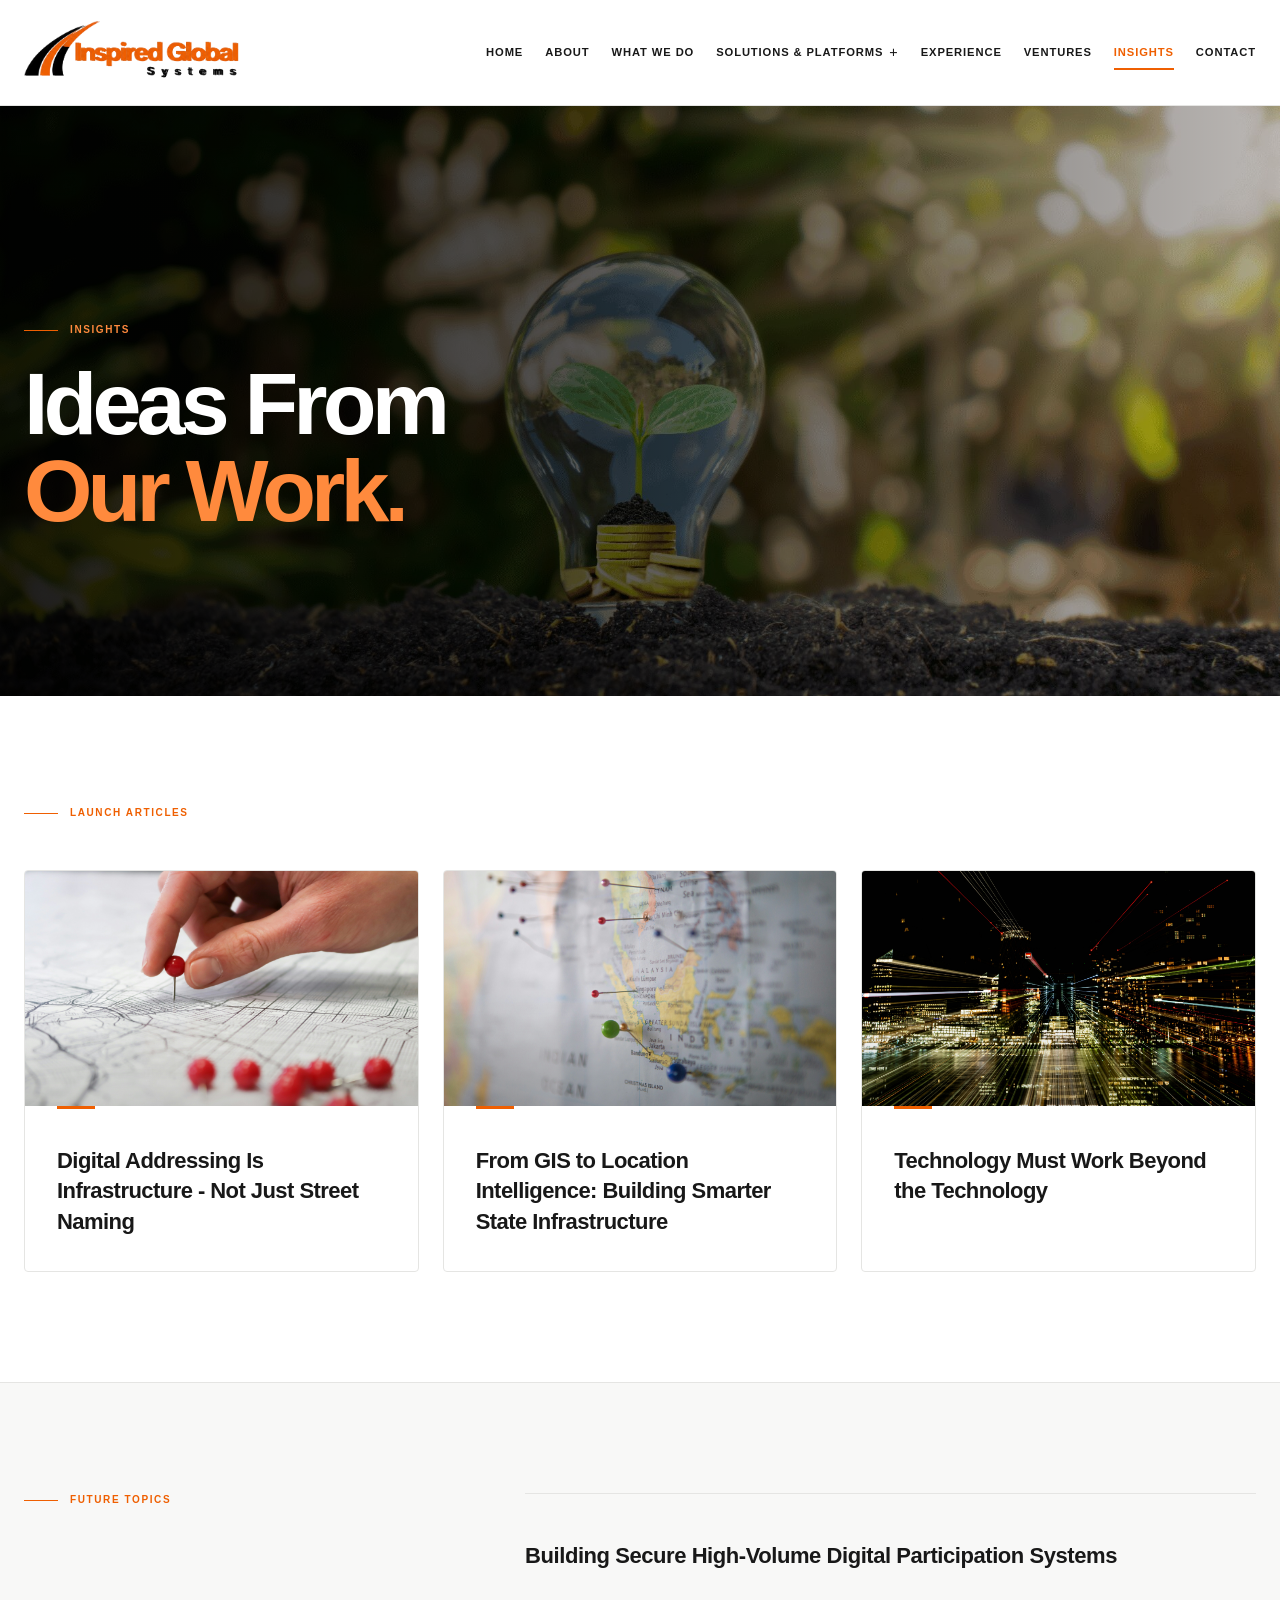
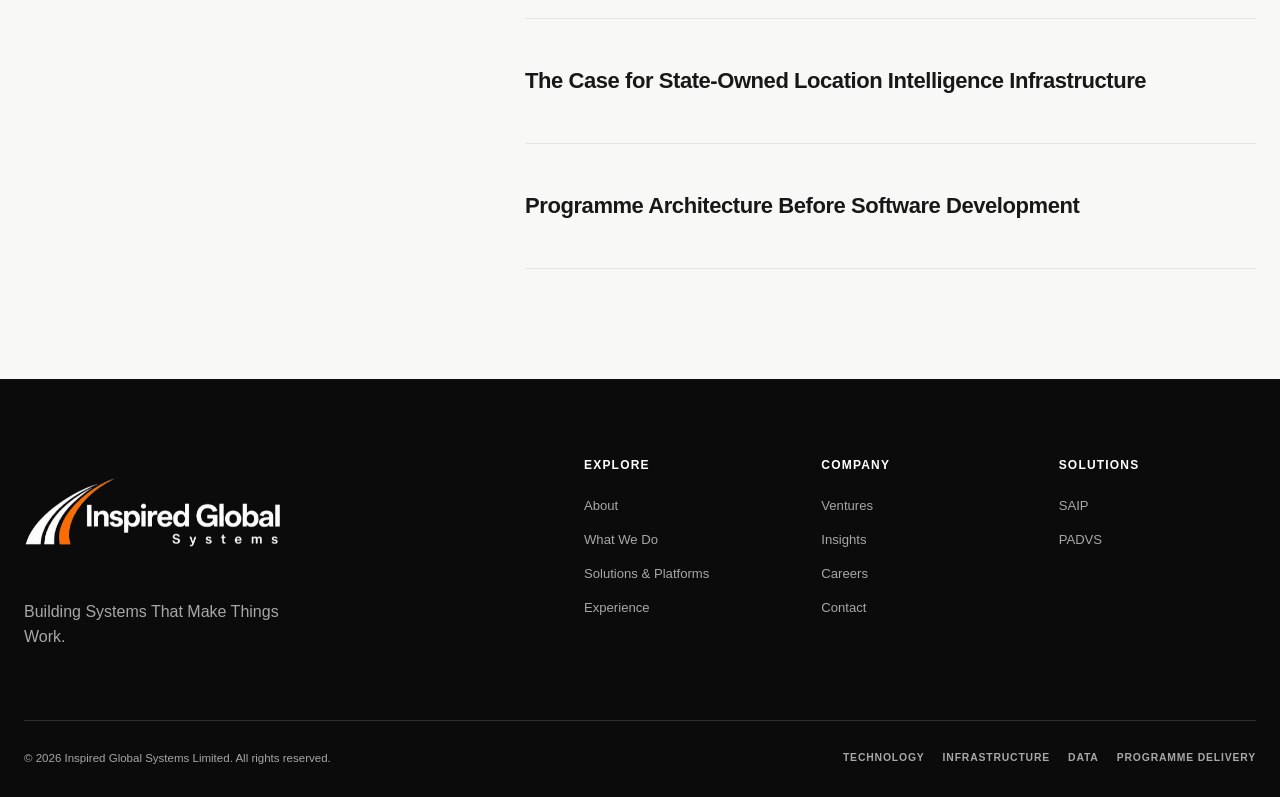
<file: insights.html>
<!DOCTYPE html> 
<html lang="en"> 
 
<head> 
 
    <meta charset="UTF-8"> 
 
    <meta 
        name="viewport" 
        content="width=device-width, initial-scale=1.0" 
    > 
 
    <title>Insights | Inspired Global Systems Limited</title> 
 
    <meta 
        name="description" 
        content="Insights from Inspired Global Systems Limited." 
    > 
 
    <link rel="stylesheet" href="style.css"> 
    <link rel="stylesheet" href="insights.css"> 
 
</head> 
 
 
<body class="insights-page"> 
 
 
    <!-- ========================================================= 
         HEADER 
    ========================================================== --> 
 
    <header class="site-header"> 
 
        <div class="container nav-container"> 
 
            <a 
                href="index.html" 
                class="logo" 
                aria-label="Inspired Global Systems Limited Home" 
            > 
                <img 
                    src="images/igsl-logo.png" 
                    alt="Inspired Global Systems Limited" 
                    class="site-logo" 
                > 
            </a> 
 
 
            <button 
                class="menu-toggle" 
                type="button" 
                aria-label="Open navigation menu" 
                aria-expanded="false" 
            > 
                <span></span> 
                <span></span> 
                <span></span> 
            </button> 
 
 
            <nav 
                class="main-nav" 
                aria-label="Main navigation" 
            > 
 
                <a href="index.html"> 
                    HOME 
                </a> 
 
                <a href="about.html"> 
                    ABOUT 
                </a> 
 
                <a href="what-we-do.html"> 
                    WHAT WE DO 
                </a> 
 
 
                <div class="nav-dropdown"> 
 
                    <a 
                        href="solutions.html" 
                        class="dropdown-trigger" 
                        aria-expanded="false" 
                    > 
                        SOLUTIONS &amp; PLATFORMS 
                        <span aria-hidden="true">+</span> 
                    </a> 
 
                    <div class="dropdown-menu"> 
 
                        <a href="saip.html"> 
                            SAIP 
                        </a> 
 
                        <a href="padvs.html"> 
                            PADVS 
                        </a> 
 
                    </div> 
 
                </div> 
 
 
                <a href="experience.html"> 
                    EXPERIENCE 
                </a> 
 
                <a href="ventures.html"> 
                    VENTURES 
                </a> 
 
                <a 
                    href="insights.html" 
                    class="active" 
                    aria-current="page" 
                > 
                    INSIGHTS 
                </a> 
 
                <a href="contact.html"> 
                    CONTACT 
                </a> 
 
            </nav> 
 
        </div> 
 
    </header> 
 
 
 
 
    <!-- ========================================================= 
         MAIN INSIGHTS PAGE 
    ========================================================== --> 
 
    <main> 
 
 
        <!-- ===================================================== 
             INSIGHTS HERO 
        ====================================================== --> 
 
        <section class="insights-hero"> 
 
            <div class="insights-hero-image"> 
 
                <img 
                    src="images/insights/insights-hero.jpg" 
                    alt="" 
                > 
 
            </div> 
 
            <div class="insights-hero-overlay"></div> 
 
 
            <div class="container"> 
 
                <div class="insights-hero-content"> 
 
                    <div class="section-marker"> 
 
                        <span></span> 
 
                        <p> 
                            Insights 
                        </p> 
 
                    </div> 
 
 
                    <h1> 
                        Ideas From 
                        <span> 
                            Our Work. 
                        </span> 
 
                    </h1> 
 
                </div> 
 
            </div> 
 
        </section> 
 
 
 
 
        <!-- ===================================================== 
             LAUNCH ARTICLES 
        ====================================================== --> 
 
        <section class="insights-launch"> 
 
            <div class="container"> 
 
                <div class="insights-section-heading"> 
 
                    <div class="section-marker"> 
 
                        <span></span> 
 
                        <p> 
                            Launch Articles 
                        </p> 
 
                    </div> 
 
                </div> 
 
 
 
                <div class="article-grid"> 
 
 
                    <article class="insight-card"> 
 
                        <div class="insight-card-image"> 
 
                            <img 
                                src="images/insights/digital-addressing.jpg" 
                                alt="" 
                            > 
 
                        </div> 
 
 
                        <div class="insight-card-content"> 
 
                            <h3> 
                                Digital Addressing Is Infrastructure - Not Just Street Naming 
                            </h3> 
 
                        </div> 
 
                    </article> 
 
 
 
                    <article class="insight-card"> 
 
                        <div class="insight-card-image"> 
 
                            <img 
                                src="images/insights/gis-location-intelligence.jpg" 
                                alt="" 
                            > 
 
                        </div> 
 
 
                        <div class="insight-card-content"> 
 
                            <h3> 
                                From GIS to Location Intelligence: Building Smarter State Infrastructure 
                            </h3> 
 
                        </div> 
 
                    </article> 
 
 
 
                    <article class="insight-card"> 
 
                        <div class="insight-card-image"> 
 
                            <img 
                                src="images/insights/technology-systems.jpg" 
                                alt="" 
                            > 
 
                        </div> 
 
 
                        <div class="insight-card-content"> 
 
                            <h3> 
                                Technology Must Work Beyond the Technology 
                            </h3> 
 
                        </div> 
 
                    </article> 
 
 
                </div> 
 
            </div> 
 
        </section> 
 
 
 
 
        <!-- ===================================================== 
             FUTURE TOPICS 
        ====================================================== --> 
 
        <section class="insights-future"> 
 
            <div class="container"> 
 
                <div class="future-layout"> 
 
 
                    <div class="future-heading"> 
 
                        <div class="section-marker"> 
 
                            <span></span> 
 
                            <p> 
                                Future Topics 
                            </p> 
 
                        </div> 
 
                    </div> 
 
 
 
                    <div class="future-list"> 
 
 
                        <div class="future-topic"> 
 
                            <h3> 
                                Building Secure High-Volume Digital Participation Systems 
                            </h3> 
 
                        </div> 
 
 
 
                        <div class="future-topic"> 
 
                            <h3> 
                                The Case for State-Owned Location Intelligence Infrastructure 
                            </h3> 
 
                        </div> 
 
 
 
                        <div class="future-topic"> 
 
                            <h3> 
                                Programme Architecture Before Software Development 
                            </h3> 
 
                        </div> 
 
 
                    </div> 
 
                </div> 
 
            </div> 
 
        </section> 
 
 
    </main> 
 
 
 
 
    <!-- ========================================================= 
         FOOTER 
    ========================================================== --> 
 
    <footer class="site-footer"> 
 
        <div class="container footer-main"> 
 
 
            <!-- Footer Brand --> 
 
            <div class="footer-brand"> 
 
                <a 
                    href="index.html" 
                    class="logo footer-logo" 
                    aria-label="Inspired Global Systems Limited Home" 
                > 
                    <img 
                        src="images/igsl-footer-logo.png" 
                        alt="Inspired Global Systems Limited" 
                        class="footer-site-logo" 
                    > 
                </a> 
 
 
                <p> 
                    Building Systems That Make Things Work. 
                </p> 
 
            </div> 
 
 
 
 
            <!-- Footer Links --> 
 
            <div class="footer-links"> 
 
 
                <div class="footer-column"> 
 
                    <h4> 
                        Explore 
                    </h4> 
 
                    <a href="about.html"> 
                        About 
                    </a> 
 
                    <a href="what-we-do.html"> 
                        What We Do 
                    </a> 
 
                    <a href="solutions.html"> 
                        Solutions &amp; Platforms 
                    </a> 
 
                    <a href="experience.html"> 
                        Experience 
                    </a> 
 
                </div> 
 
 
 
                <div class="footer-column"> 
 
                    <h4> 
                        Company 
                    </h4> 
 
                    <a href="ventures.html"> 
                        Ventures 
                    </a> 
 
                    <a 
                        href="insights.html" 
                        class="active" 
                    > 
                        Insights 
                    </a> 
 
                    <a href="careers.html"> 
                        Careers 
                    </a> 
 
                    <a href="contact.html"> 
                        Contact 
                    </a> 
 
                </div> 
 
 
 
                <div class="footer-column"> 
 
                    <h4> 
                        Solutions 
                    </h4> 
 
                    <a href="saip.html"> 
                        SAIP 
                    </a> 
 
                    <a href="padvs.html"> 
                        PADVS 
                    </a> 
 
                </div> 
 
 
            </div> 
 
        </div> 
 
 
 
 
        <!-- Footer Bottom --> 
 
        <div class="container"> 
 
            <div class="footer-bottom"> 
 
                <p> 
                    © 2026 Inspired Global Systems Limited. All rights reserved. 
                </p> 
 
 
                <div class="footer-meta"> 
 
                    <span> 
                        Technology 
                    </span> 
 
                    <span> 
                        Infrastructure 
                    </span> 
 
                    <span> 
                        Data 
                    </span> 
 
                    <span> 
                        Programme Delivery 
                    </span> 
 
                </div> 
 
            </div> 
 
        </div> 
 
    </footer> 
 
 
 
 
    <!-- ========================================================= 
         GLOBAL NAVIGATION SCRIPT 
    ========================================================== --> 
 
    <script src="script.js"></script> 
 
 
</body> 
 
</html>
</file>
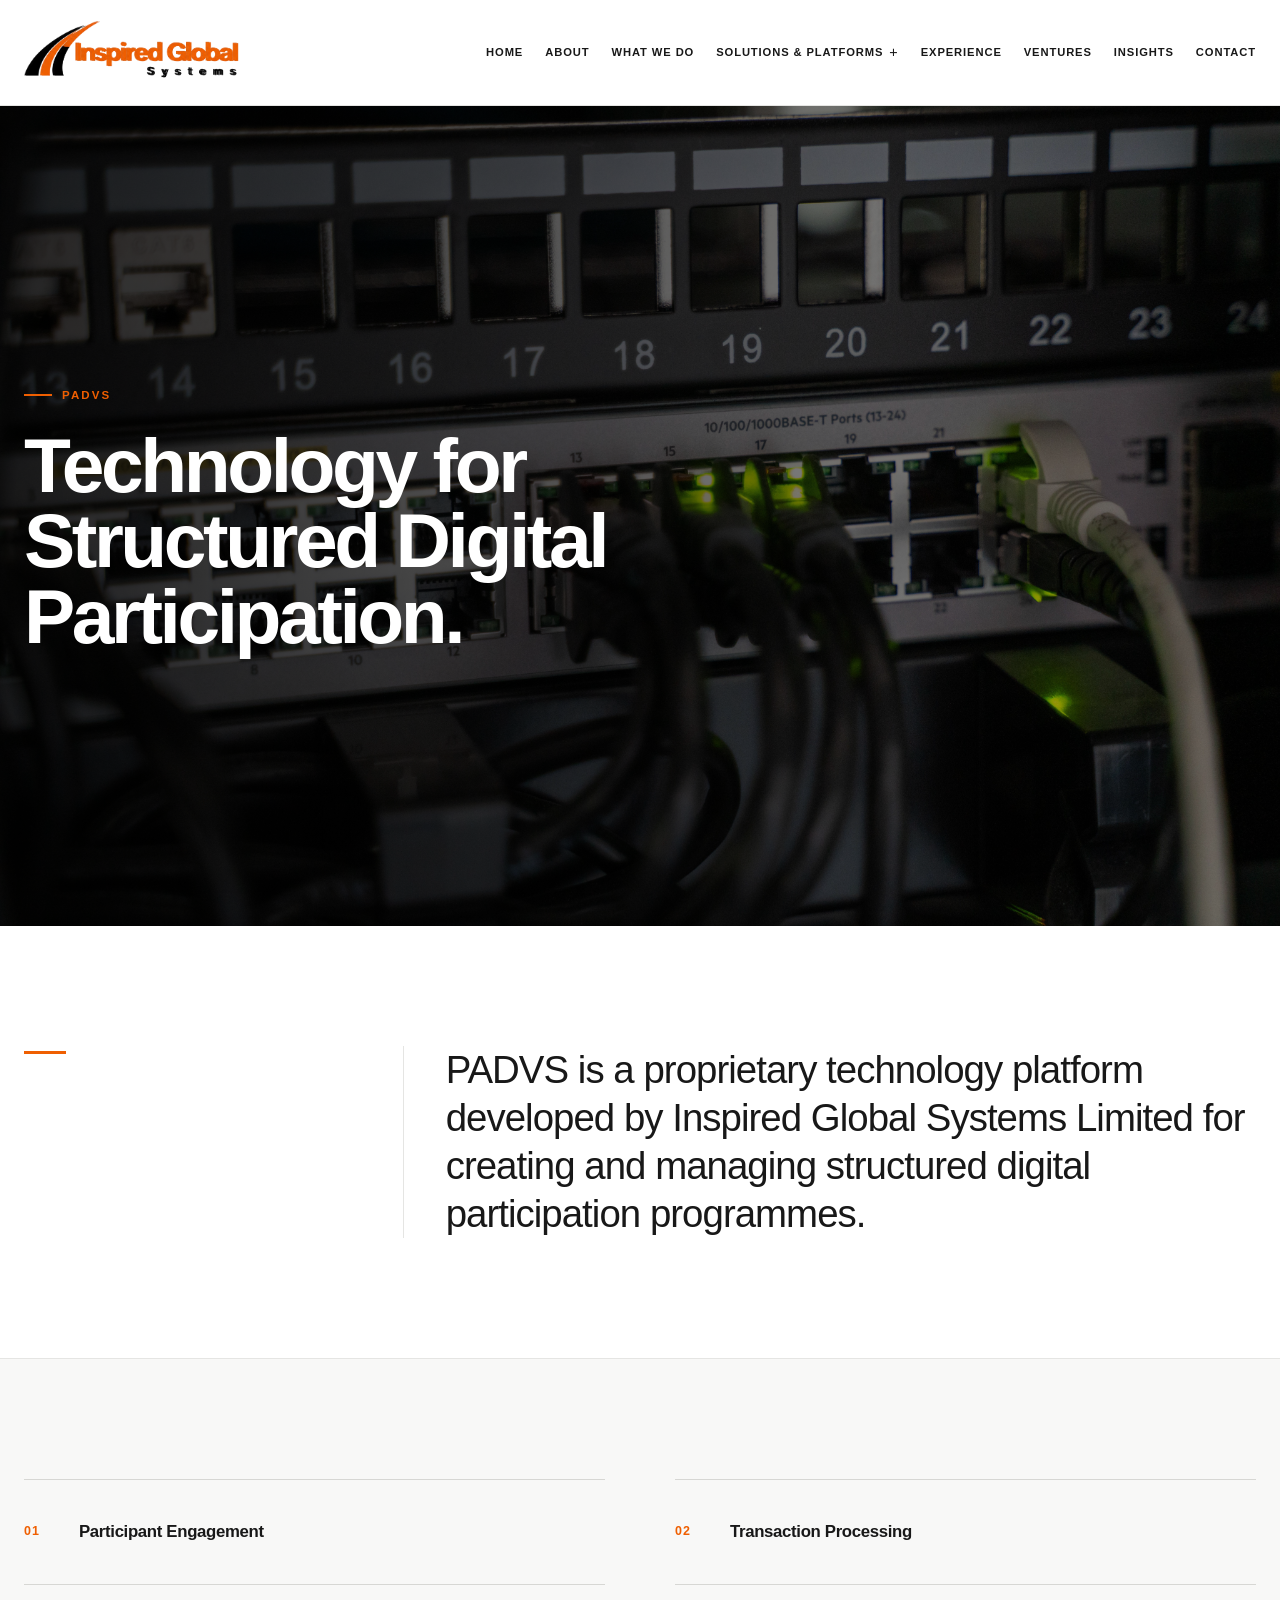
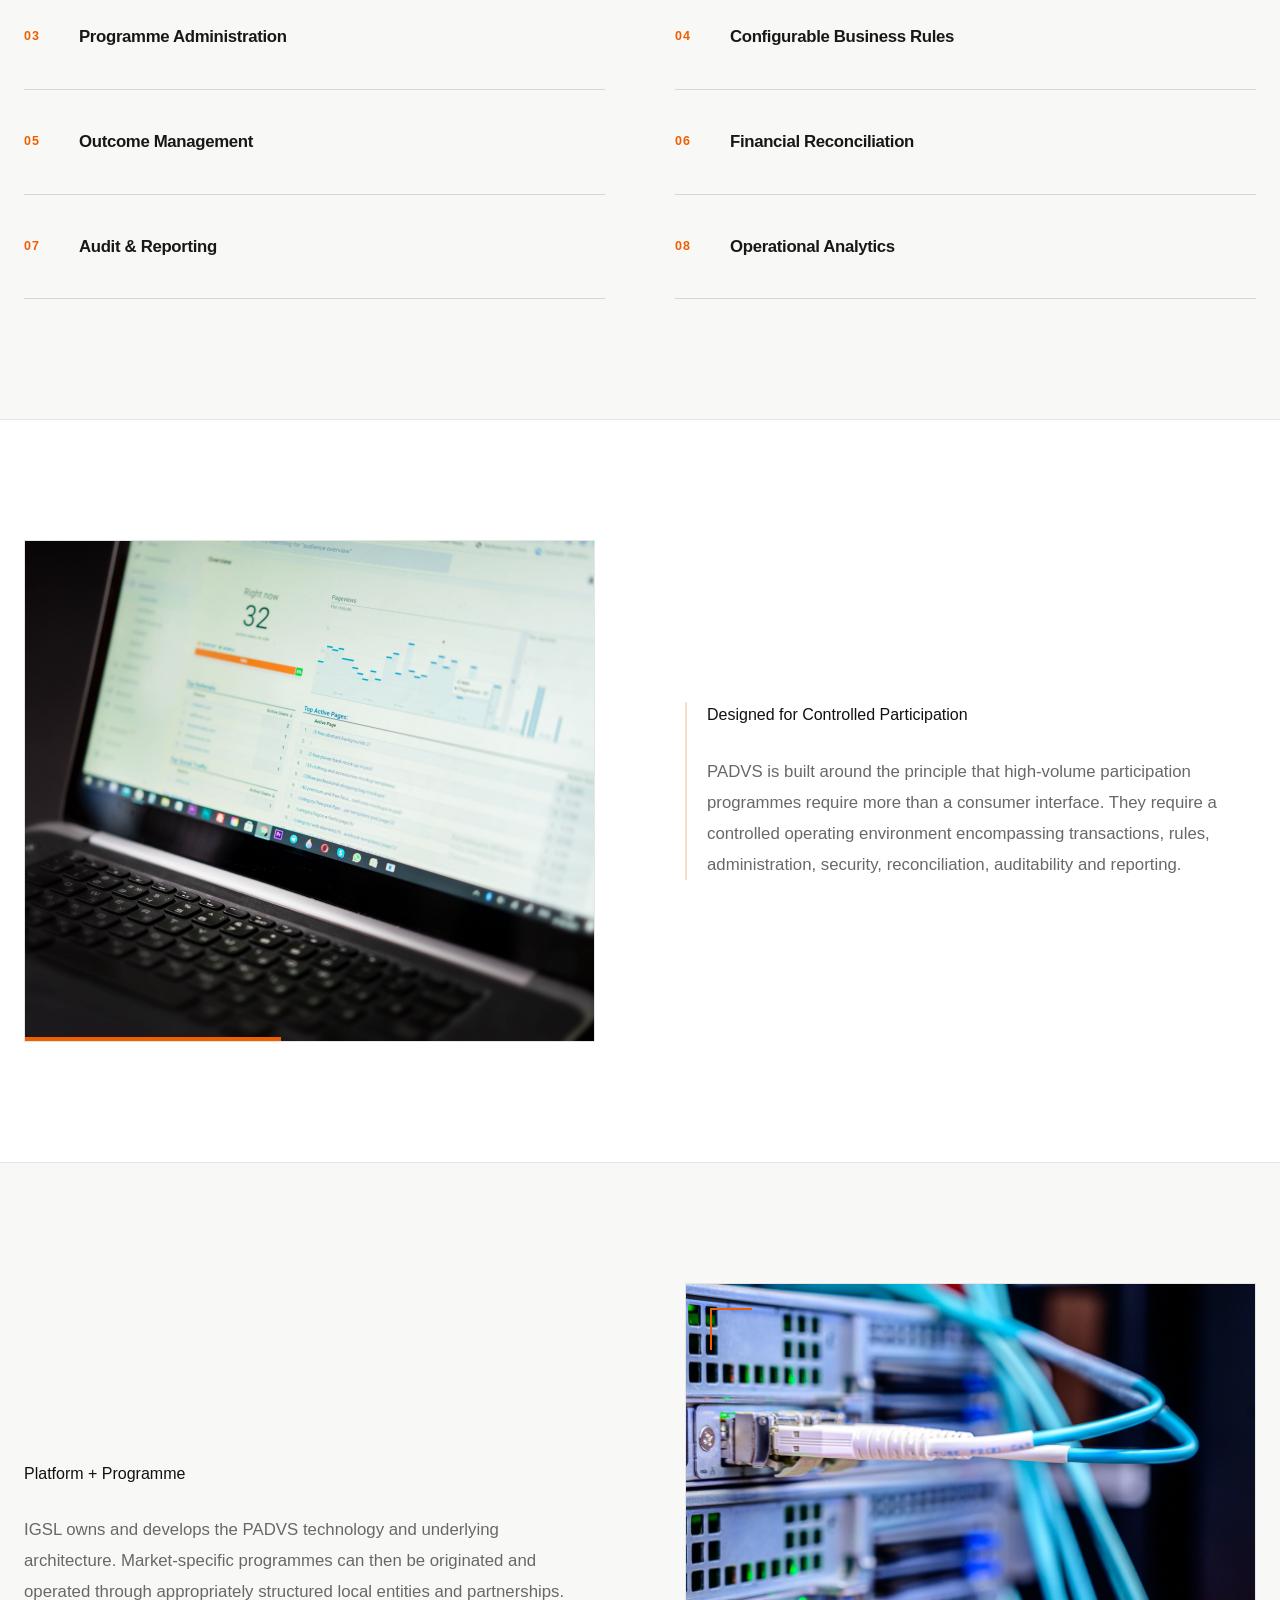
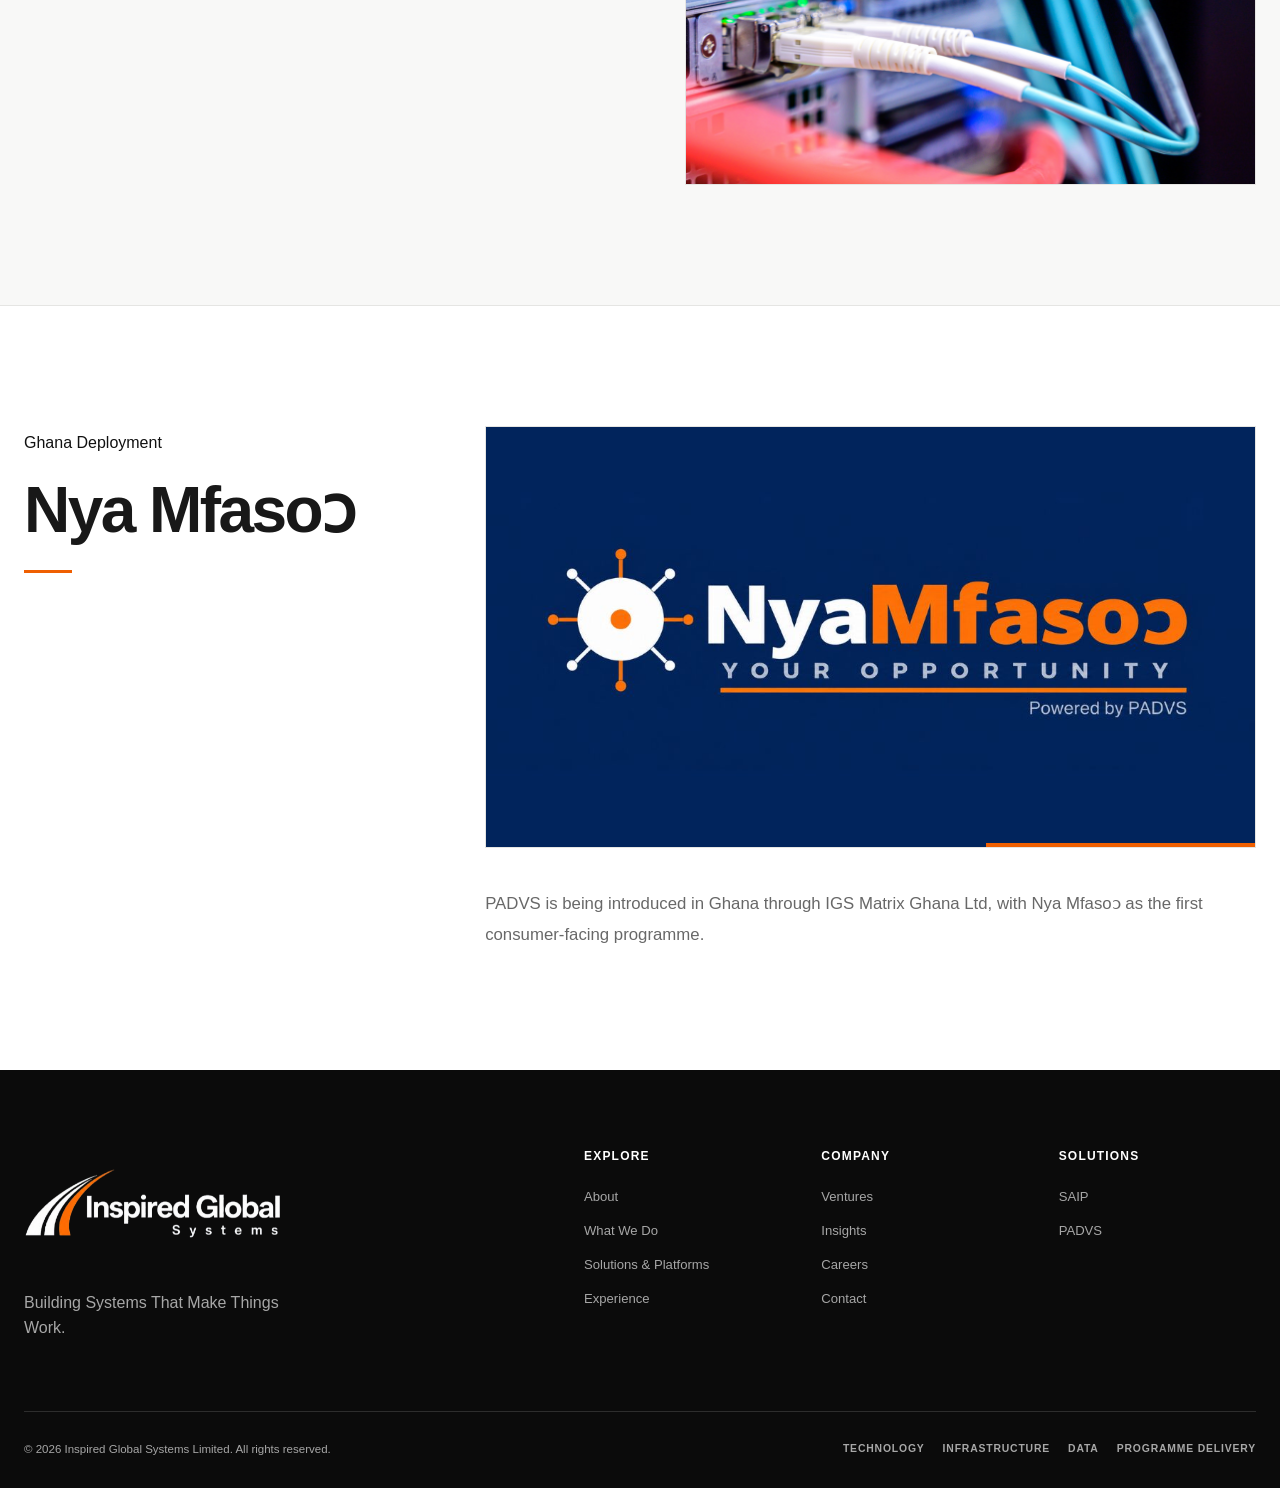
<file: padvs.html>
<!DOCTYPE html>
<html lang="en">

<head>

    <meta charset="UTF-8">

    <meta
        name="viewport"
        content="width=device-width, initial-scale=1.0"
    >

    <title>
        PADVS | Participation and Digital Value System | IGSL
    </title>

    <link rel="stylesheet" href="style.css">
    <link rel="stylesheet" href="padvs.css">

</head>


<body>


    <!-- =========================================
         HEADER
    ========================================== -->

    <header class="site-header">

        <div class="container nav-container">

            <a
                href="index.html"
                class="logo"
                aria-label="Inspired Global Systems Limited Home"
            >

                <img
                    src="images/igsl-logo.png"
                    alt="Inspired Global Systems Limited"
                    class="site-logo"
                >

            </a>


            <button
                class="menu-toggle"
                type="button"
                aria-label="Open navigation menu"
                aria-expanded="false"
            >

                <span></span>
                <span></span>
                <span></span>

            </button>


            <nav
                class="main-nav"
                aria-label="Main navigation"
            >

                <a href="index.html">
                    HOME
                </a>

                <a href="about.html">
                    ABOUT
                </a>

                <a href="what-we-do.html">
                    WHAT WE DO
                </a>


                <div class="nav-dropdown">

                    <a
                        href="solutions.html"
                        class="dropdown-trigger active"
                        aria-expanded="false"
                    >

                        SOLUTIONS &amp; PLATFORMS

                        <span aria-hidden="true">
                            +
                        </span>

                    </a>


                    <div class="dropdown-menu">

                        <a href="saip.html">
                            SAIP
                        </a>

                        <a
                            href="padvs.html"
                            class="active"
                            aria-current="page"
                        >
                            PADVS
                        </a>

                    </div>

                </div>


                <a href="experience.html">
                    EXPERIENCE
                </a>

                <a href="ventures.html">
                    VENTURES
                </a>

                <a href="insights.html">
                    INSIGHTS
                </a>

                <a href="contact.html">
                    CONTACT
                </a>

            </nav>

        </div>

    </header>



    <main>


        <!-- =========================================
             HERO
        ========================================== -->

        <section class="hero">

            <div class="hero-background">

                <img
                    src="images/padvs/padvs-hero.jpg"
                    alt="Digital network infrastructure"
                >

                <div
                    class="hero-overlay"
                    aria-hidden="true"
                ></div>

            </div>


            <div class="container hero-content">

                <div class="hero-copy">

                    <p class="eyebrow">
                        PADVS
                    </p>


                    <p class="padvs-hero-statement">
                        Technology for Structured Digital Participation.
                    </p>

                </div>

            </div>

        </section>



        <!-- =========================================
             INTRODUCTION
        ========================================== -->

        <section class="padvs-intro">

            <div class="container">

                <div class="padvs-intro-grid">

                    <div class="padvs-intro-heading">

                        <span class="section-marker">
                        </span>

                    </div>


                    <div class="padvs-intro-content">

                        <p>

                            PADVS is a proprietary technology platform developed by
                            Inspired Global Systems Limited for creating and managing
                            structured digital participation programmes.

                        </p>

                    </div>

                </div>

            </div>

        </section>



        <!-- =========================================
             PLATFORM CAPABILITIES
        ========================================== -->

        <section class="padvs-capabilities">

            <div class="container">

                <div class="capabilities-grid">


                    <article class="capability-card">

                        <span class="capability-line"></span>

                        <h3>
                            Participant Engagement
                        </h3>

                    </article>



                    <article class="capability-card">

                        <span class="capability-line"></span>

                        <h3>
                            Transaction Processing
                        </h3>

                    </article>



                    <article class="capability-card">

                        <span class="capability-line"></span>

                        <h3>
                            Programme Administration
                        </h3>

                    </article>



                    <article class="capability-card">

                        <span class="capability-line"></span>

                        <h3>
                            Configurable Business Rules
                        </h3>

                    </article>



                    <article class="capability-card">

                        <span class="capability-line"></span>

                        <h3>
                            Outcome Management
                        </h3>

                    </article>



                    <article class="capability-card">

                        <span class="capability-line"></span>

                        <h3>
                            Financial Reconciliation
                        </h3>

                    </article>



                    <article class="capability-card">

                        <span class="capability-line"></span>

                        <h3>
                            Audit &amp; Reporting
                        </h3>

                    </article>



                    <article class="capability-card">

                        <span class="capability-line"></span>

                        <h3>
                            Operational Analytics
                        </h3>

                    </article>


                </div>

            </div>

        </section>



        <!-- =========================================
             DESIGNED FOR CONTROLLED PARTICIPATION
        ========================================== -->

        <section class="padvs-controlled">

            <div class="container">

                <div class="controlled-grid">


                    <div class="controlled-image">

                        <img
                            src="images/padvs/padvs-control.jpg"
                            alt="Digital data and platform infrastructure"
                        >

                    </div>



                    <div class="controlled-content">

                        <span class="section-marker">
                            Designed for Controlled Participation
                        </span>

                        <p>

                            PADVS is built around the principle that high-volume
                            participation programmes require more than a consumer
                            interface. They require a controlled operating environment
                            encompassing transactions, rules, administration, security,
                            reconciliation, auditability and reporting.

                        </p>

                    </div>


                </div>

            </div>

        </section>



        <!-- =========================================
             PLATFORM + PROGRAMME
        ========================================== -->

        <section class="padvs-platform">

            <div class="container">

                <div class="platform-grid">


                    <div class="platform-copy">

                        <span class="section-marker">
                            Platform + Programme
                        </span>

                        <p>

                            IGSL owns and develops the PADVS technology and underlying
                            architecture. Market-specific programmes can then be
                            originated and operated through appropriately structured
                            local entities and partnerships.

                        </p>

                    </div>



                    <div class="platform-image">

                        <img
                            src="images/padvs/padvs-platform.jpg"
                            alt="Digital platform and data network"
                        >

                    </div>


                </div>

            </div>

        </section>



        <!-- =========================================
             GHANA DEPLOYMENT
        ========================================== -->

        <section class="padvs-ghana">

            <div class="container">

                <div class="ghana-grid">


                    <div class="ghana-heading">

                        <span class="section-marker">
                            Ghana Deployment
                        </span>

                        <h2>
                            Nya Mfasoɔ
                        </h2>

                    </div>



                    <div class="ghana-content">

                        <div class="ghana-image">

                            <img
                                src="images/padvs/padvs-ghana.jpg"
                                alt="Digital transaction between smartphones"
                            >

                        </div>


                        <p>

                            PADVS is being introduced in Ghana through IGS Matrix
                            Ghana Ltd, with Nya Mfasoɔ as the first consumer-facing
                            programme.

                        </p>

                    </div>


                </div>

            </div>

        </section>


    </main>



    <!-- =========================================
         FOOTER
    ========================================== -->

    <footer class="site-footer">


        <div class="container">


            <div class="footer-main">


                <div class="footer-brand">


                    <a
                        href="index.html"
                        class="logo footer-logo"
                        aria-label="Inspired Global Systems Limited Home"
                    >

                        <img
                            src="images/igsl-footer-logo.png"
                            alt="Inspired Global Systems Limited"
                            class="footer-site-logo"
                        >

                    </a>


                    <p>

                        Building Systems That Make Things Work.

                    </p>


                </div>



                <div class="footer-links">


                    <div class="footer-column">


                        <h4>
                            Explore
                        </h4>


                        <a href="about.html">
                            About
                        </a>


                        <a href="what-we-do.html">
                            What We Do
                        </a>


                        <a href="solutions.html">
                            Solutions &amp; Platforms
                        </a>


                        <a href="experience.html">
                            Experience
                        </a>


                    </div>



                    <div class="footer-column">


                        <h4>
                            Company
                        </h4>


                        <a href="ventures.html">
                            Ventures
                        </a>


                        <a href="insights.html">
                            Insights
                        </a>


                        <a href="careers.html">
                            Careers
                        </a>


                        <a href="contact.html">
                            Contact
                        </a>


                    </div>



                    <div class="footer-column">


                        <h4>
                            Solutions
                        </h4>


                        <a href="saip.html">
                            SAIP
                        </a>


                        <a href="padvs.html">
                            PADVS
                        </a>


                    </div>


                </div>


            </div>



            <div class="footer-bottom">


                <p>

                    &copy; 2026 Inspired Global Systems Limited.
                    All rights reserved.

                </p>


                <div class="footer-meta">


                    <span>
                        Technology
                    </span>


                    <span>
                        Infrastructure
                    </span>


                    <span>
                        Data
                    </span>


                    <span>
                        Programme Delivery
                    </span>


                </div>


            </div>


        </div>


    </footer>



    <script src="script.js"></script>


</body>

</html>
</file>
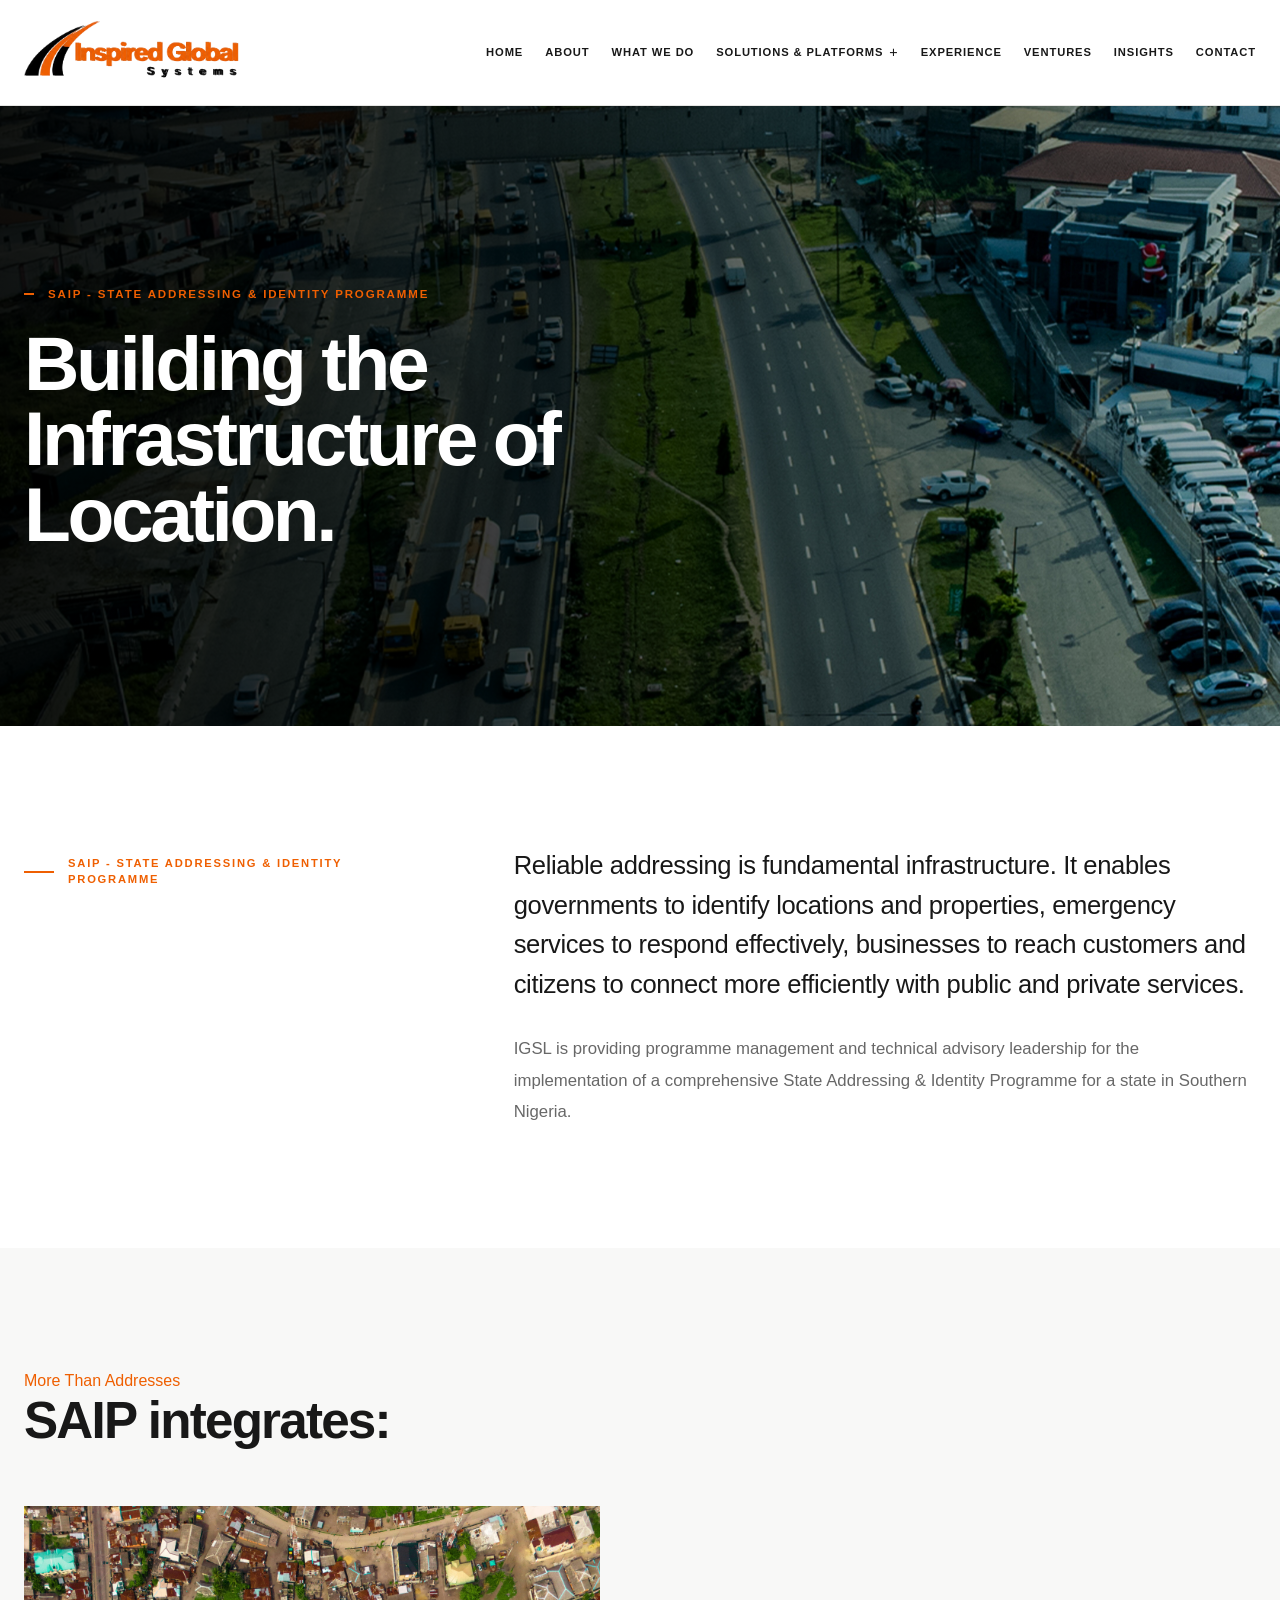
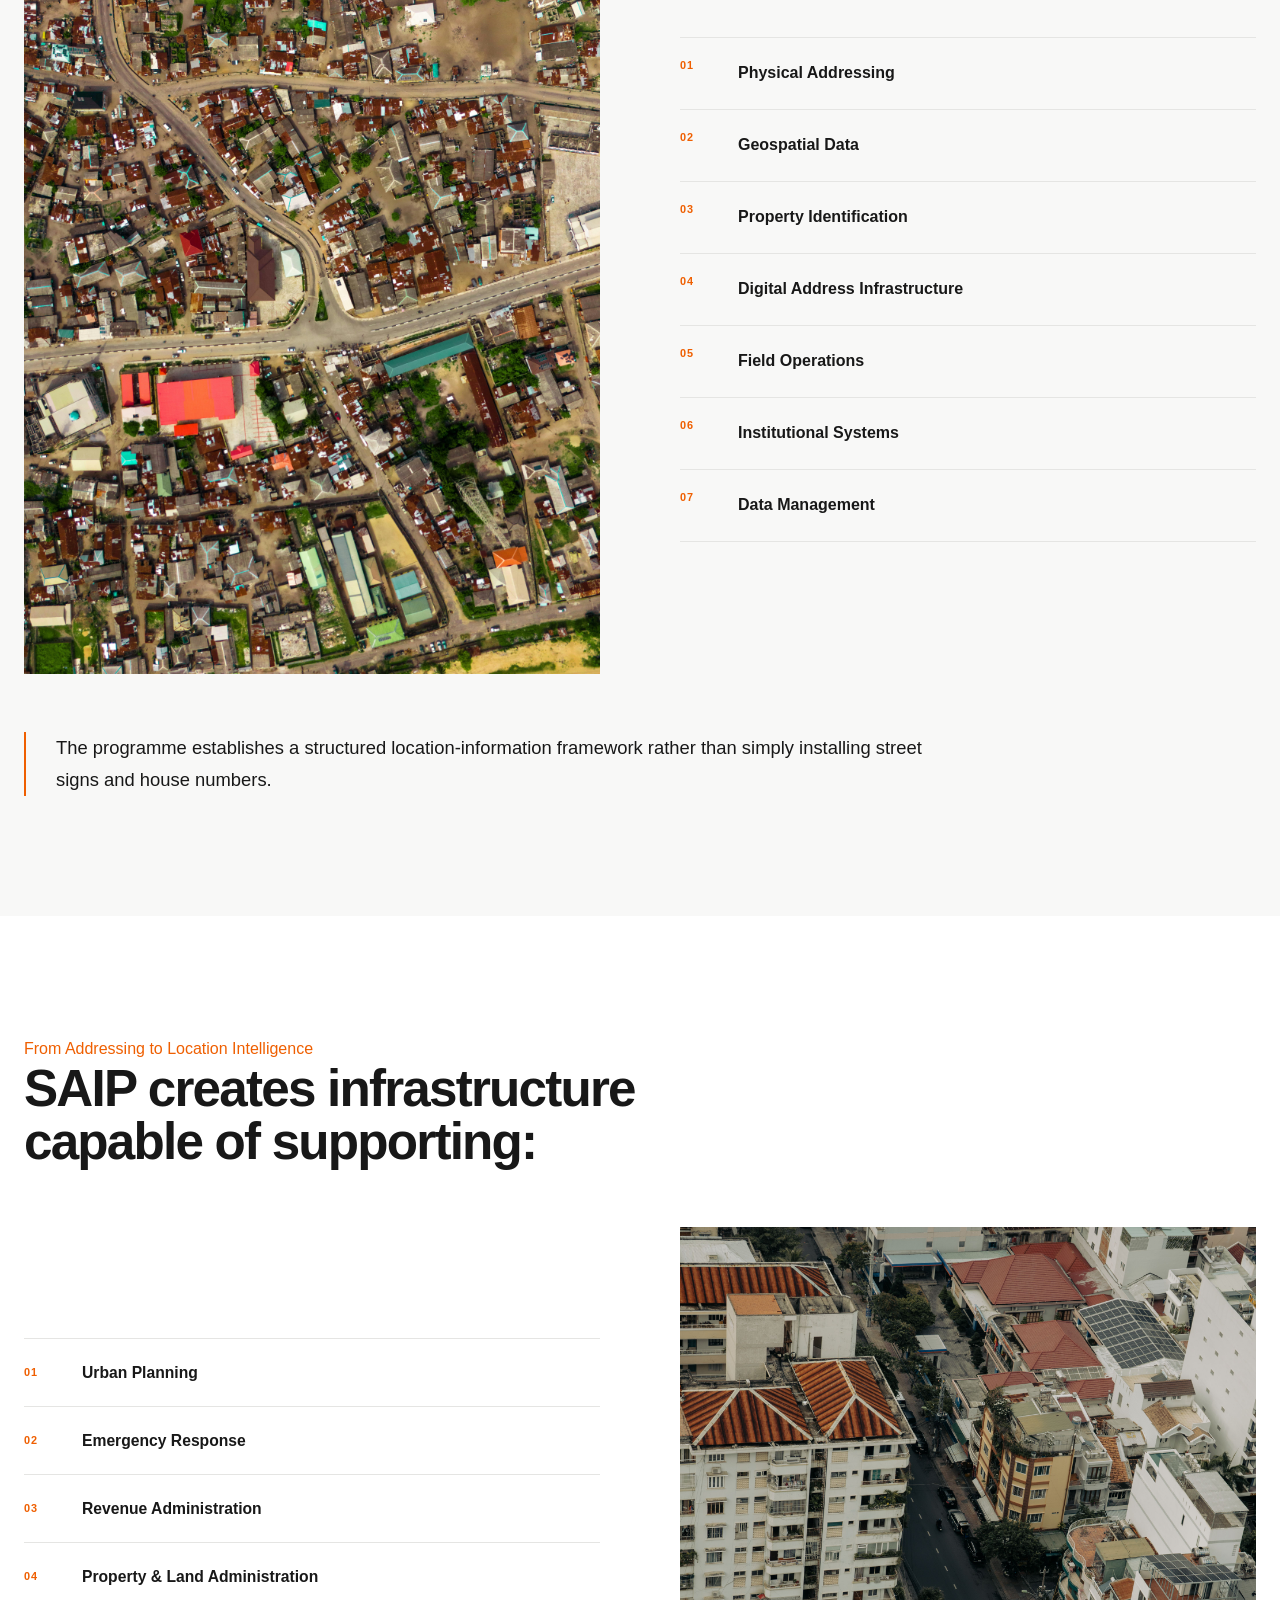
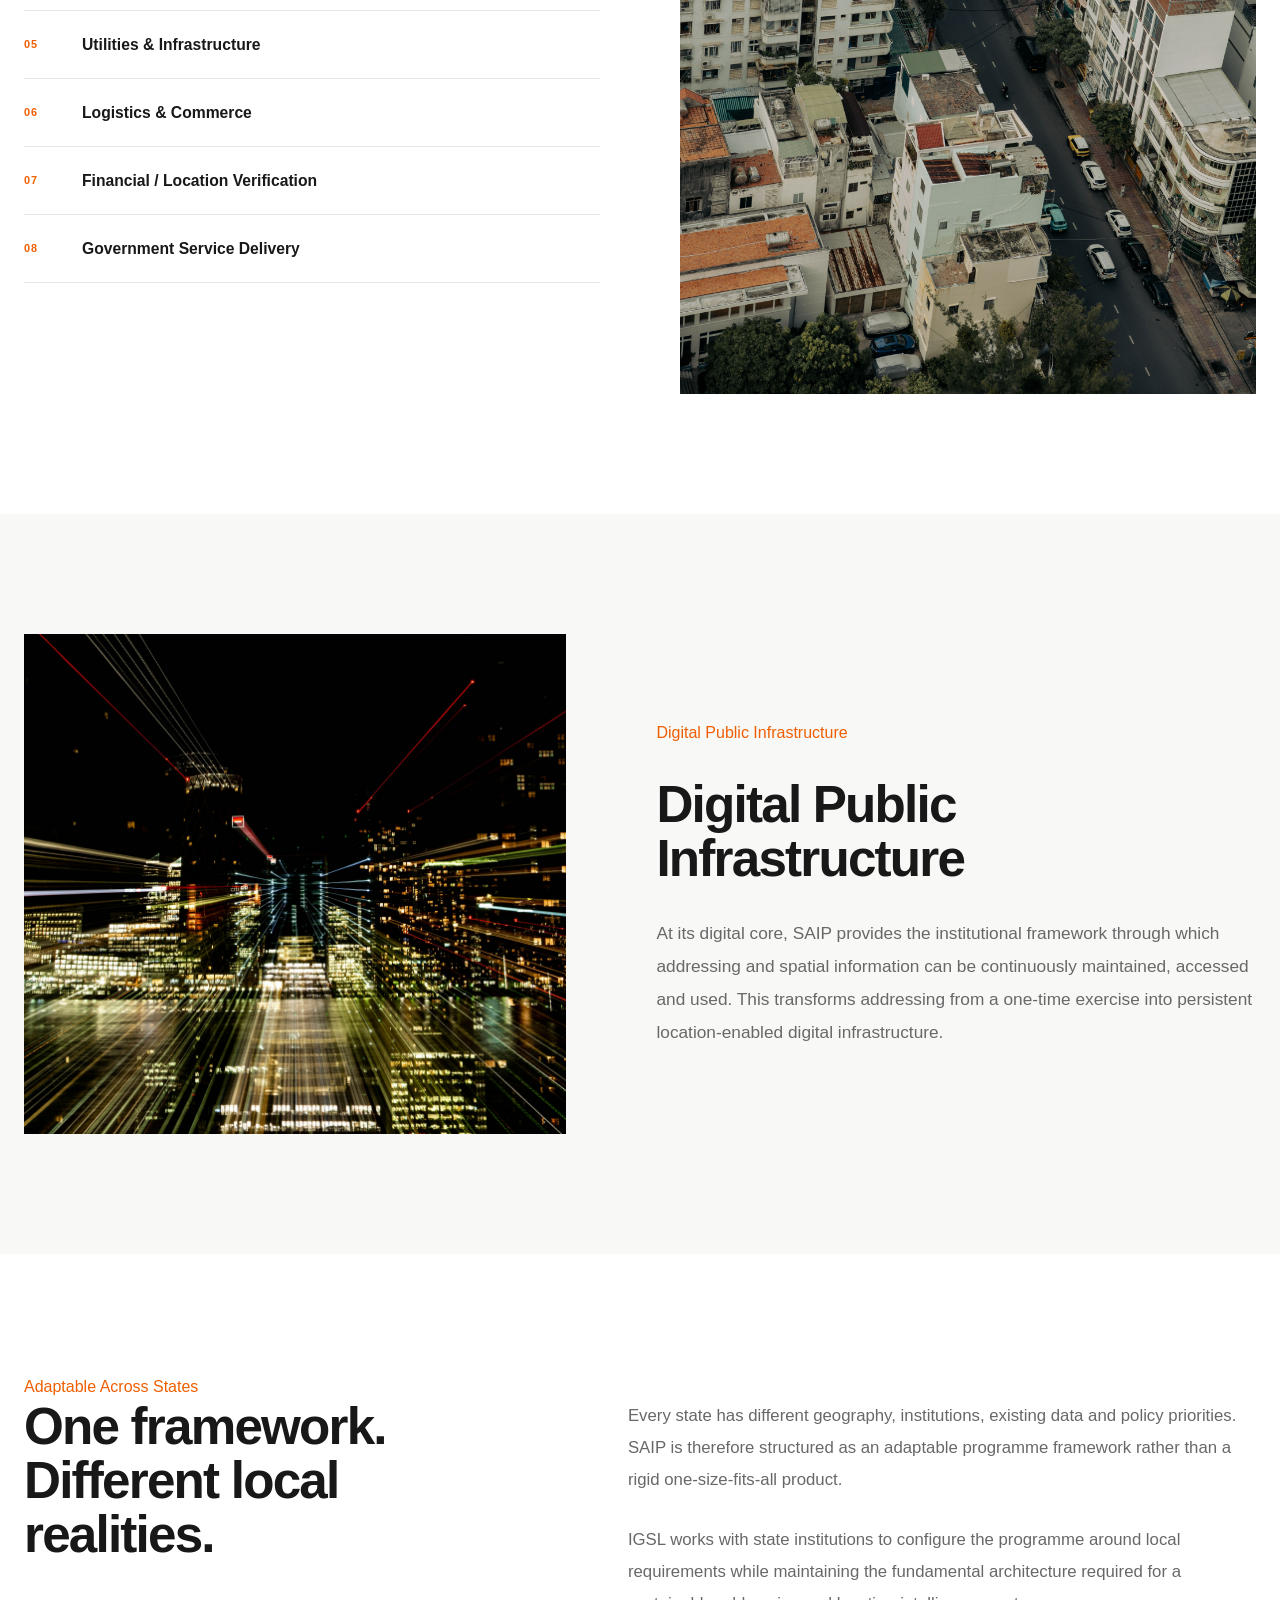
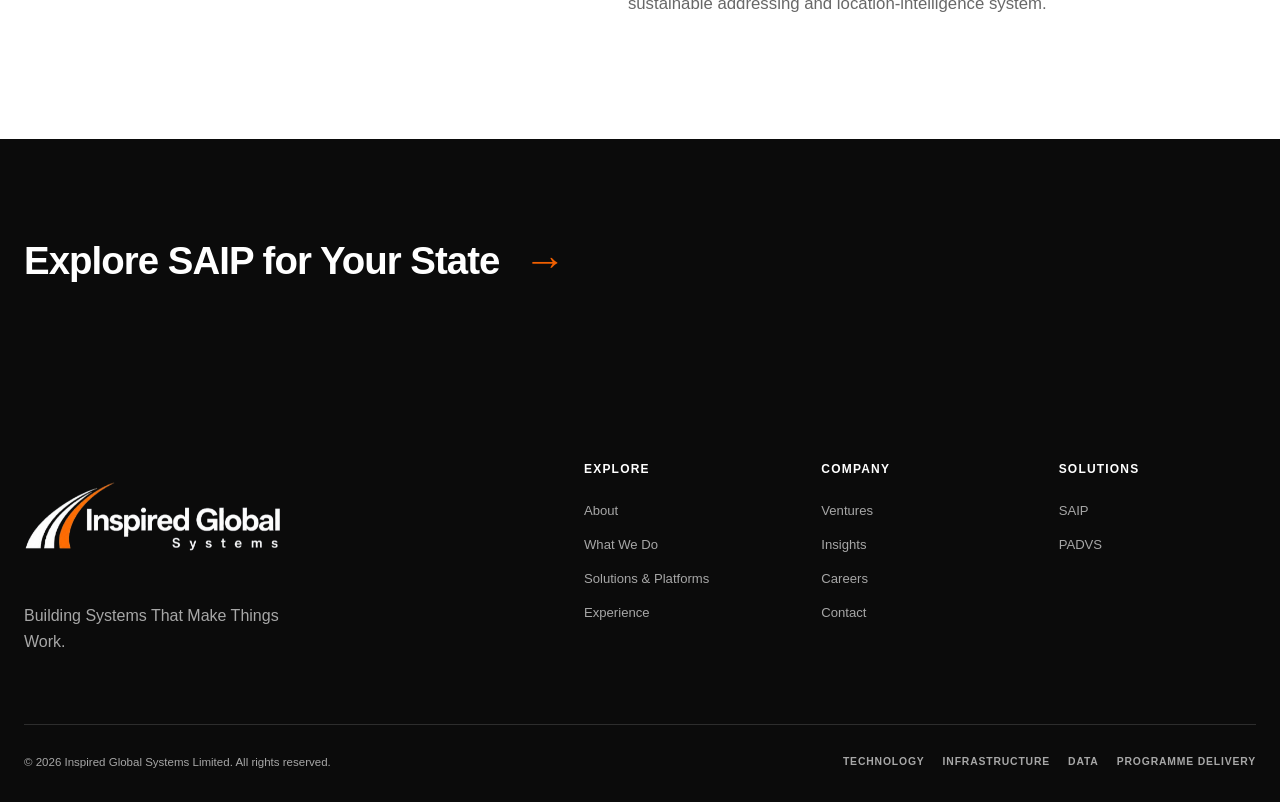
<file: saip.html>
<!DOCTYPE html>
<html lang="en">

<head>

    <meta charset="UTF-8">

    <meta
        name="viewport"
        content="width=device-width, initial-scale=1.0"
    >

    <title>
        SAIP - State Addressing &amp; Identity Programme | Inspired Global Systems Limited
    </title>

    <meta
        name="description"
        content="SAIP - State Addressing &amp; Identity Programme. Building the infrastructure of location."
    >

    <link rel="stylesheet" href="style.css">
    <link rel="stylesheet" href="saip.css">

</head>


<body>


    <!-- =====================================================
         HEADER
    ====================================================== -->

    <header class="site-header">

        <div class="container nav-container">

            <a
                href="index.html"
                class="logo"
                aria-label="Inspired Global Systems Limited Home"
            >
                <img
                    src="images/igsl-logo.png"
                    alt="Inspired Global Systems Limited"
                    class="site-logo"
                >
            </a>


            <button
                class="menu-toggle"
                type="button"
                aria-label="Open navigation menu"
                aria-expanded="false"
            >
                <span></span>
                <span></span>
                <span></span>
            </button>


            <nav
                class="main-nav"
                aria-label="Main navigation"
            >

                <a href="index.html">
                    HOME
                </a>

                <a href="about.html">
                    ABOUT
                </a>

                <a href="what-we-do.html">
                    WHAT WE DO
                </a>


                <div class="nav-dropdown">

                    <a
                        href="solutions.html"
                        class="dropdown-trigger active"
                        aria-expanded="false"
                    >
                        SOLUTIONS &amp; PLATFORMS
                        <span aria-hidden="true">+</span>
                    </a>


                    <div class="dropdown-menu">

                        <a
                            href="saip.html"
                            class="active"
                            aria-current="page"
                        >
                            SAIP
                        </a>

                        <a href="padvs.html">
                            PADVS
                        </a>

                    </div>

                </div>


                <a href="experience.html">
                    EXPERIENCE
                </a>

                <a href="ventures.html">
                    VENTURES
                </a>

                <a href="insights.html">
                    INSIGHTS
                </a>

                <a href="contact.html">
                    CONTACT
                </a>

            </nav>

        </div>

    </header>



    <main class="saip-page">


        <!-- =====================================================
             HERO
        ====================================================== -->

        <section class="saip-hero">

            <div class="container saip-hero-inner">

                <div class="saip-hero-content">

                    <p class="saip-hero-eyebrow">
                        SAIP - State Addressing &amp; Identity Programme
                    </p>

                    <h1>
                        Building the Infrastructure of Location.
                    </h1>

                </div>

            </div>

        </section>



        <!-- =====================================================
             INTRODUCTION
        ====================================================== -->

        <section class="saip-introduction section">

            <div class="container">

                <div class="saip-intro-layout">

                    <div class="saip-intro-heading">

                        <span
                            class="intro-line"
                            aria-hidden="true"
                        ></span>

                        <p>
                            SAIP - State Addressing &amp; Identity Programme
                        </p>

                    </div>


                    <div class="saip-intro-content">

                        <p class="saip-lead">
                            Reliable addressing is fundamental infrastructure. It enables governments to identify locations and properties, emergency services to respond effectively, businesses to reach customers and citizens to connect more efficiently with public and private services.
                        </p>

                        <p>
                            IGSL is providing programme management and technical advisory leadership for the implementation of a comprehensive State Addressing &amp; Identity Programme for a state in Southern Nigeria.
                        </p>

                    </div>

                </div>

            </div>

        </section>



        <!-- =====================================================
             MORE THAN ADDRESSES
        ====================================================== -->

        <section class="saip-addressing section">

            <div class="container">

                <div class="section-marker">
                    <span>More Than Addresses</span>
                </div>


                <div class="saip-section-heading">

                    <h2>
                        SAIP integrates:
                    </h2>

                </div>


                <div class="addressing-layout">


                    <div class="addressing-image">

                        <img
                            src="images/saip/saip-addressing.jpg"
                            alt="Addressing and urban infrastructure"
                            loading="lazy"
                        >

                    </div>


                    <div class="addressing-content">

                        <div class="capability-list">


                            <div class="saip-capability">
                                <span class="capability-number">01</span>
                                <span class="capability-name">Physical Addressing</span>
                            </div>


                            <div class="saip-capability">
                                <span class="capability-number">02</span>
                                <span class="capability-name">Geospatial Data</span>
                            </div>


                            <div class="saip-capability">
                                <span class="capability-number">03</span>
                                <span class="capability-name">Property Identification</span>
                            </div>


                            <div class="saip-capability">
                                <span class="capability-number">04</span>
                                <span class="capability-name">Digital Address Infrastructure</span>
                            </div>


                            <div class="saip-capability">
                                <span class="capability-number">05</span>
                                <span class="capability-name">Field Operations</span>
                            </div>


                            <div class="saip-capability">
                                <span class="capability-number">06</span>
                                <span class="capability-name">Institutional Systems</span>
                            </div>


                            <div class="saip-capability">
                                <span class="capability-number">07</span>
                                <span class="capability-name">Data Management</span>
                            </div>


                        </div>

                    </div>

                </div>


                <div class="saip-statement">

                    <p>
                        The programme establishes a structured location-information framework rather than simply installing street signs and house numbers.
                    </p>

                </div>

            </div>

        </section>



        <!-- =====================================================
             FROM ADDRESSING TO LOCATION INTELLIGENCE
        ====================================================== -->

        <section class="saip-location section">

            <div class="container">

                <div class="section-marker">
                    <span>From Addressing to Location Intelligence</span>
                </div>


                <div class="location-heading">

                    <h2>
                        SAIP creates infrastructure capable of supporting:
                    </h2>

                </div>


                <div class="location-layout">


                    <div class="location-content">

                        <div class="location-list">


                            <div class="saip-location-item">
                                <span class="location-number">01</span>
                                <span>Urban Planning</span>
                            </div>


                            <div class="saip-location-item">
                                <span class="location-number">02</span>
                                <span>Emergency Response</span>
                            </div>


                            <div class="saip-location-item">
                                <span class="location-number">03</span>
                                <span>Revenue Administration</span>
                            </div>


                            <div class="saip-location-item">
                                <span class="location-number">04</span>
                                <span>Property &amp; Land Administration</span>
                            </div>


                            <div class="saip-location-item">
                                <span class="location-number">05</span>
                                <span>Utilities &amp; Infrastructure</span>
                            </div>


                            <div class="saip-location-item">
                                <span class="location-number">06</span>
                                <span>Logistics &amp; Commerce</span>
                            </div>


                            <div class="saip-location-item">
                                <span class="location-number">07</span>
                                <span>Financial / Location Verification</span>
                            </div>


                            <div class="saip-location-item">
                                <span class="location-number">08</span>
                                <span>Government Service Delivery</span>
                            </div>


                        </div>

                    </div>


                    <div class="location-image">

                        <img
                            src="images/saip/saip-location.jpg"
                            alt="Geospatial location intelligence and mapped infrastructure"
                            loading="lazy"
                        >

                    </div>

                </div>

            </div>

        </section>



        <!-- =====================================================
             DIGITAL PUBLIC INFRASTRUCTURE
        ====================================================== -->

        <section class="saip-digital section">

            <div class="container">

                <div class="digital-layout">


                    <div class="digital-image">

                        <img
                            src="images/saip/saip-infrastructure.jpg"
                            alt="Digital public infrastructure and connected systems"
                            loading="lazy"
                        >

                    </div>


                    <div class="digital-content">

                        <div class="section-marker">
                            <span>Digital Public Infrastructure</span>
                        </div>


                        <h2>
                            Digital Public Infrastructure
                        </h2>


                        <p>
                            At its digital core, SAIP provides the institutional framework through which addressing and spatial information can be continuously maintained, accessed and used. This transforms addressing from a one-time exercise into persistent location-enabled digital infrastructure.
                        </p>

                    </div>

                </div>

            </div>

        </section>



        <!-- =====================================================
             ADAPTABLE ACROSS STATES
        ====================================================== -->

        <section class="saip-adaptable section">

            <div class="container">

                <div class="section-marker">
                    <span>Adaptable Across States</span>
                </div>


                <div class="adaptable-layout">


                    <div class="adaptable-heading">

                        <h2>
                            One framework. Different local realities.
                        </h2>

                    </div>


                    <div class="adaptable-content">

                        <p>
                            Every state has different geography, institutions, existing data and policy priorities. SAIP is therefore structured as an adaptable programme framework rather than a rigid one-size-fits-all product.
                        </p>

                        <p>
                            IGSL works with state institutions to configure the programme around local requirements while maintaining the fundamental architecture required for a sustainable addressing and location-intelligence system.
                        </p>

                    </div>

                </div>

            </div>

        </section>



        <!-- =====================================================
             CTA
        ====================================================== -->

        <section class="saip-cta">

            <div class="container">

                <div class="saip-cta-inner">

                    <a
                        href="contact.html"
                        class="saip-cta-link"
                    >
                        <span>Explore SAIP for Your State</span>

                        <span
                            class="saip-cta-arrow"
                            aria-hidden="true"
                        >
                            →
                        </span>
                    </a>

                </div>

            </div>

        </section>


    </main>



    <!-- =====================================================
         FOOTER
    ====================================================== -->

    <footer class="site-footer">

        <div class="container">

            <div class="footer-main">


                <div class="footer-brand">

                    <a
                        href="index.html"
                        class="logo footer-logo"
                        aria-label="Inspired Global Systems Limited Home"
                    >
                        <img
                            src="images/igsl-footer-logo.png"
                            alt="Inspired Global Systems Limited"
                            class="footer-site-logo"
                        >
                    </a>

                    <p>
                        Building Systems That Make Things Work.
                    </p>

                </div>



                <div class="footer-links">


                    <div class="footer-column">

                        <h4>
                            Explore
                        </h4>

                        <a href="about.html">
                            About
                        </a>

                        <a href="what-we-do.html">
                            What We Do
                        </a>

                        <a href="solutions.html">
                            Solutions &amp; Platforms
                        </a>

                        <a href="experience.html">
                            Experience
                        </a>

                    </div>



                    <div class="footer-column">

                        <h4>
                            Company
                        </h4>

                        <a href="ventures.html">
                            Ventures
                        </a>

                        <a href="insights.html">
                            Insights
                        </a>

                        <a href="careers.html">
                            Careers
                        </a>

                        <a href="contact.html">
                            Contact
                        </a>

                    </div>



                    <div class="footer-column">

                        <h4>
                            Solutions
                        </h4>

                        <a href="saip.html">
                            SAIP
                        </a>

                        <a href="padvs.html">
                            PADVS
                        </a>

                    </div>


                </div>

            </div>



            <div class="footer-bottom">

                <p>
                    © 2026 Inspired Global Systems Limited. All rights reserved.
                </p>


                <div class="footer-meta">

                    <span>
                        Technology
                    </span>

                    <span>
                        Infrastructure
                    </span>

                    <span>
                        Data
                    </span>

                    <span>
                        Programme Delivery
                    </span>

                </div>

            </div>

        </div>

    </footer>



    <script src="script.js"></script>

</body>

</html>
</file>
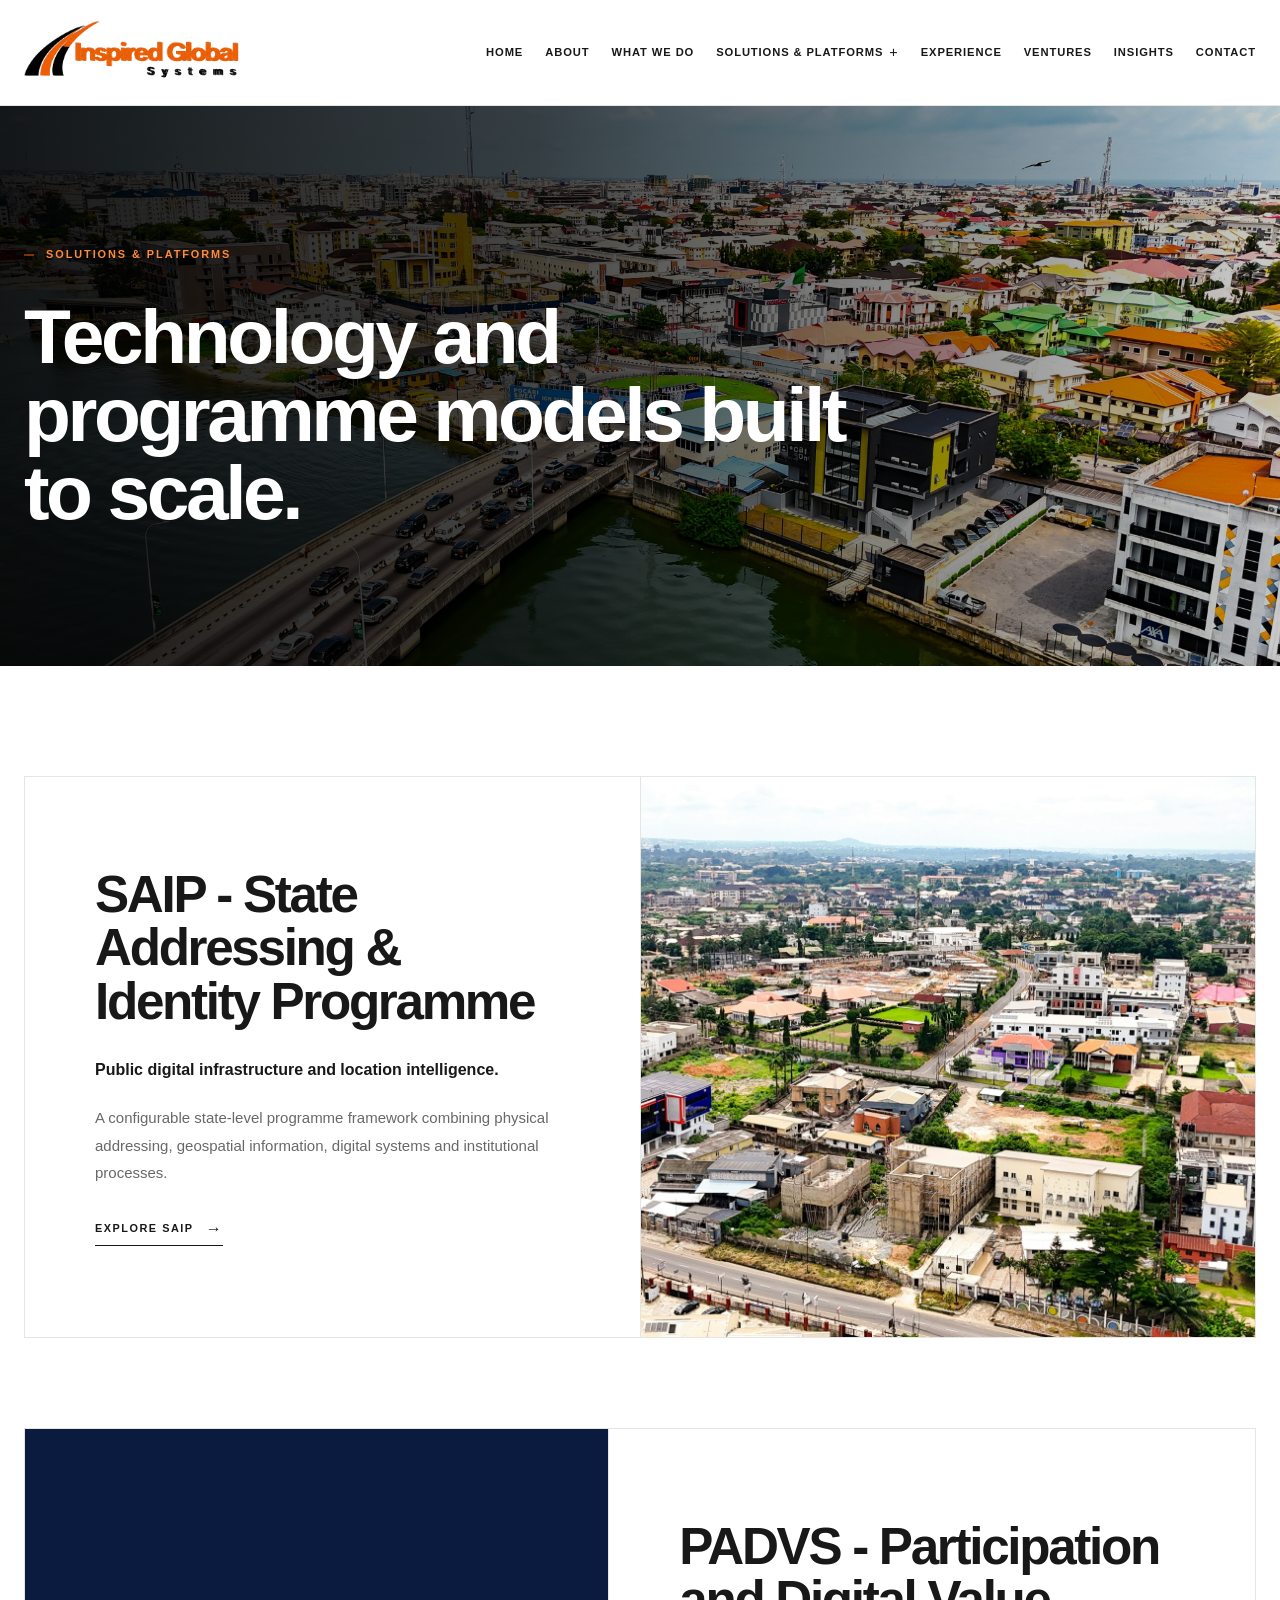
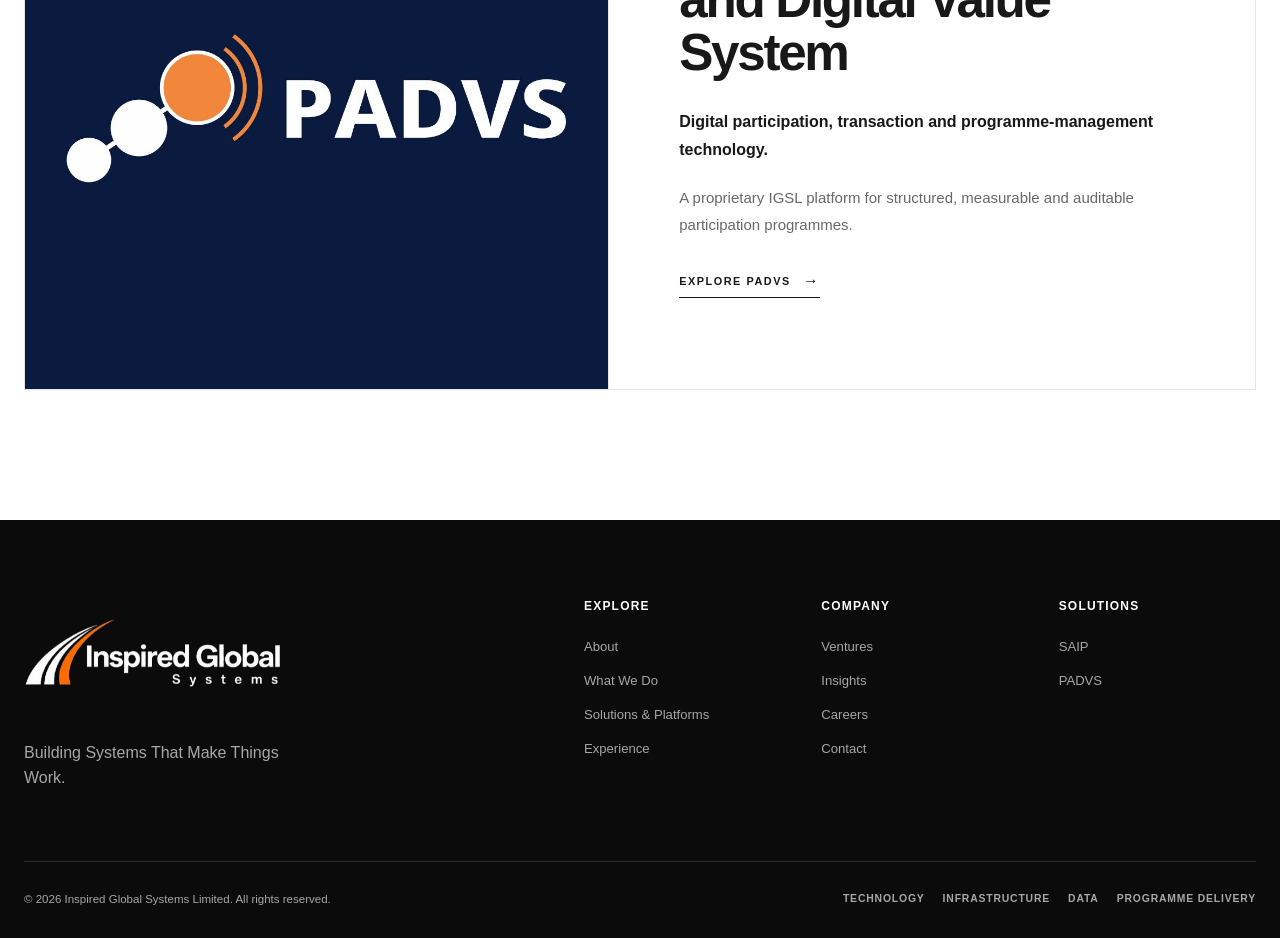
<file: solutions.html>
<!DOCTYPE html>

<html lang="en">

<head>

    <meta charset="UTF-8">

    <meta
        name="viewport"
        content="width=device-width, initial-scale=1.0"
    >

    <title>
        Solutions &amp; Platforms | Inspired Global Systems Limited
    </title>

    <meta
        name="description"
        content="Technology and programme models built to scale."
    >

    <link rel="stylesheet" href="style.css">
    <link rel="stylesheet" href="solutions.css">

</head>


<body>


    <!-- =========================================================
         HEADER
    ========================================================== -->

    <header class="site-header">

        <div class="container nav-container">

            <a
                href="index.html"
                class="logo"
                aria-label="Inspired Global Systems Limited Home"
            >
                <img
                    src="images/igsl-logo.png"
                    alt="Inspired Global Systems Limited"
                    class="site-logo"
                >
            </a>


            <button
                class="menu-toggle"
                type="button"
                aria-label="Open navigation menu"
                aria-expanded="false"
            >
                <span></span>
                <span></span>
                <span></span>
            </button>


            <nav
                class="main-nav"
                aria-label="Main navigation"
            >

                <a href="index.html">
                    HOME
                </a>

                <a href="about.html">
                    ABOUT
                </a>

                <a href="what-we-do.html">
                    WHAT WE DO
                </a>


                <div class="nav-dropdown">

                    <a
                        href="solutions.html"
                        class="dropdown-trigger active"
                        aria-expanded="false"
                        aria-current="page"
                    >
                        SOLUTIONS &amp; PLATFORMS
                        <span aria-hidden="true">+</span>
                    </a>

                    <div class="dropdown-menu">

                        <a href="saip.html">
                            SAIP
                        </a>

                        <a href="padvs.html">
                            PADVS
                        </a>

                    </div>

                </div>


                <a href="experience.html">
                    EXPERIENCE
                </a>

                <a href="ventures.html">
                    VENTURES
                </a>

                <a href="insights.html">
                    INSIGHTS
                </a>

                <a href="contact.html">
                    CONTACT
                </a>

            </nav>

        </div>

    </header>



    <!-- =========================================================
         MAIN CONTENT
    ========================================================== -->

    <main class="solutions-page">


        <!-- =====================================================
             HERO
        ====================================================== -->

        <section class="solutions-hero">

            <div class="container solutions-hero-inner">

                <div class="solutions-hero-content">

                    <p class="solutions-eyebrow">
                        SOLUTIONS &amp; PLATFORMS
                    </p>

                    <h1>
                        Technology and programme models built to scale.
                    </h1>

                </div>

            </div>

        </section>



        <!-- =====================================================
             PLATFORMS
        ====================================================== -->

        <section class="platforms-section">

            <div class="container platforms-container">


                <!-- =================================================
                     SAIP
                ================================================== -->

                <article class="platform-card platform-saip">


                    <div class="platform-content">

                        <div class="platform-heading">

                            <h2>
                                SAIP - State Addressing &amp; Identity Programme
                            </h2>

                        </div>


                        <p class="platform-description">
                            Public digital infrastructure and location intelligence.
                        </p>


                        <p class="platform-copy">
                            A configurable state-level programme framework combining physical addressing, geospatial information, digital systems and institutional processes.
                        </p>


                        <a
                            href="saip.html"
                            class="platform-link"
                        >
                            <span>
                                Explore SAIP
                            </span>

                            <span
                                class="link-arrow"
                                aria-hidden="true"
                            >
                                →
                            </span>

                        </a>

                    </div>



                    <div class="platform-visual">

                        <img
                            src="images/solutions/saip-solutions.jpg"
                            alt="Urban infrastructure and location patterns"
                            class="platform-image"
                            loading="lazy"
                        >

                    </div>

                </article>



                <!-- =================================================
                     PADVS
                ================================================== -->

                <article class="platform-card platform-padvs">


                    <div class="platform-visual">

                        <img
                            src="images/solutions/padvs-solutions.jpg"
                            alt="Digital technology and platform systems"
                            class="platform-image"
                            loading="lazy"
                        >

                    </div>



                    <div class="platform-content">

                        <div class="platform-heading">

                            <h2>
                                PADVS - Participation and Digital Value System
                            </h2>

                        </div>


                        <p class="platform-description">
                            Digital participation, transaction and programme-management technology.
                        </p>


                        <p class="platform-copy">
                            A proprietary IGSL platform for structured, measurable and auditable participation programmes.
                        </p>


                        <a
                            href="padvs.html"
                            class="platform-link"
                        >
                            <span>
                                Explore PADVS
                            </span>

                            <span
                                class="link-arrow"
                                aria-hidden="true"
                            >
                                →
                            </span>

                        </a>

                    </div>

                </article>


            </div>

        </section>


    </main>



    <!-- =========================================================
         FOOTER
    ========================================================== -->

    <footer class="site-footer">

        <div class="container">

            <div class="footer-main">


                <div class="footer-brand">

                    <a
                        href="index.html"
                        class="logo footer-logo"
                        aria-label="Inspired Global Systems Limited Home"
                    >
                        <img
                            src="images/igsl-footer-logo.png"
                            alt="Inspired Global Systems Limited"
                            class="footer-site-logo"
                        >

                    </a>

                    <p>
                        Building Systems That Make Things Work.
                    </p>

                </div>



                <div class="footer-links">


                    <div class="footer-column">

                        <h4>
                            Explore
                        </h4>

                        <a href="about.html">
                            About
                        </a>

                        <a href="what-we-do.html">
                            What We Do
                        </a>

                        <a href="solutions.html">
                            Solutions &amp; Platforms
                        </a>

                        <a href="experience.html">
                            Experience
                        </a>

                    </div>



                    <div class="footer-column">

                        <h4>
                            Company
                        </h4>

                        <a href="ventures.html">
                            Ventures
                        </a>

                        <a href="insights.html">
                            Insights
                        </a>

                        <a href="careers.html">
                            Careers
                        </a>

                        <a href="contact.html">
                            Contact
                        </a>

                    </div>



                    <div class="footer-column">

                        <h4>
                            Solutions
                        </h4>

                        <a href="saip.html">
                            SAIP
                        </a>

                        <a href="padvs.html">
                            PADVS
                        </a>

                    </div>


                </div>

            </div>



            <div class="footer-bottom">

                <p>
                    © 2026 Inspired Global Systems Limited. All rights reserved.
                </p>

                <div class="footer-meta">

                    <span>
                        Technology
                    </span>

                    <span>
                        Infrastructure
                    </span>

                    <span>
                        Data
                    </span>

                    <span>
                        Programme Delivery
                    </span>

                </div>

            </div>

        </div>

    </footer>



    <!-- =========================================================
         JAVASCRIPT
    ========================================================== -->

    <script src="script.js"></script>

</body>

</html>
</file>
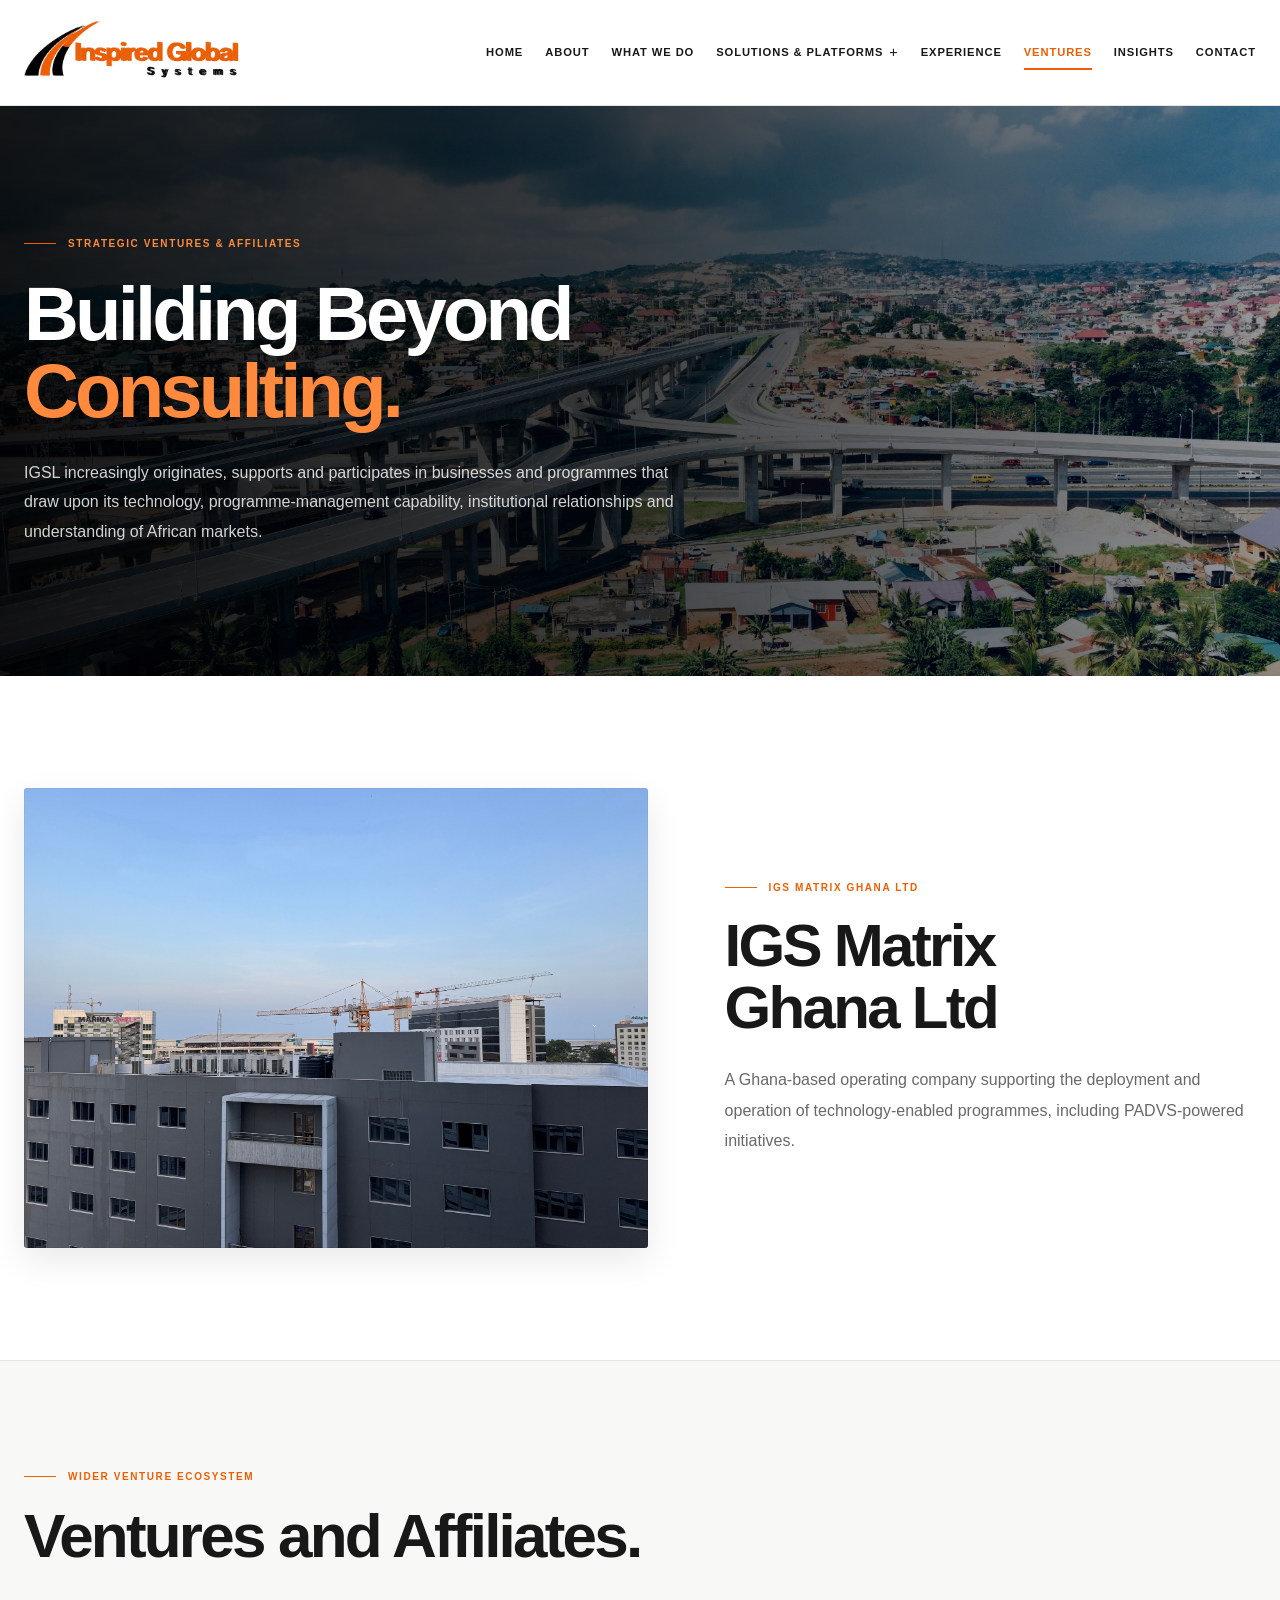
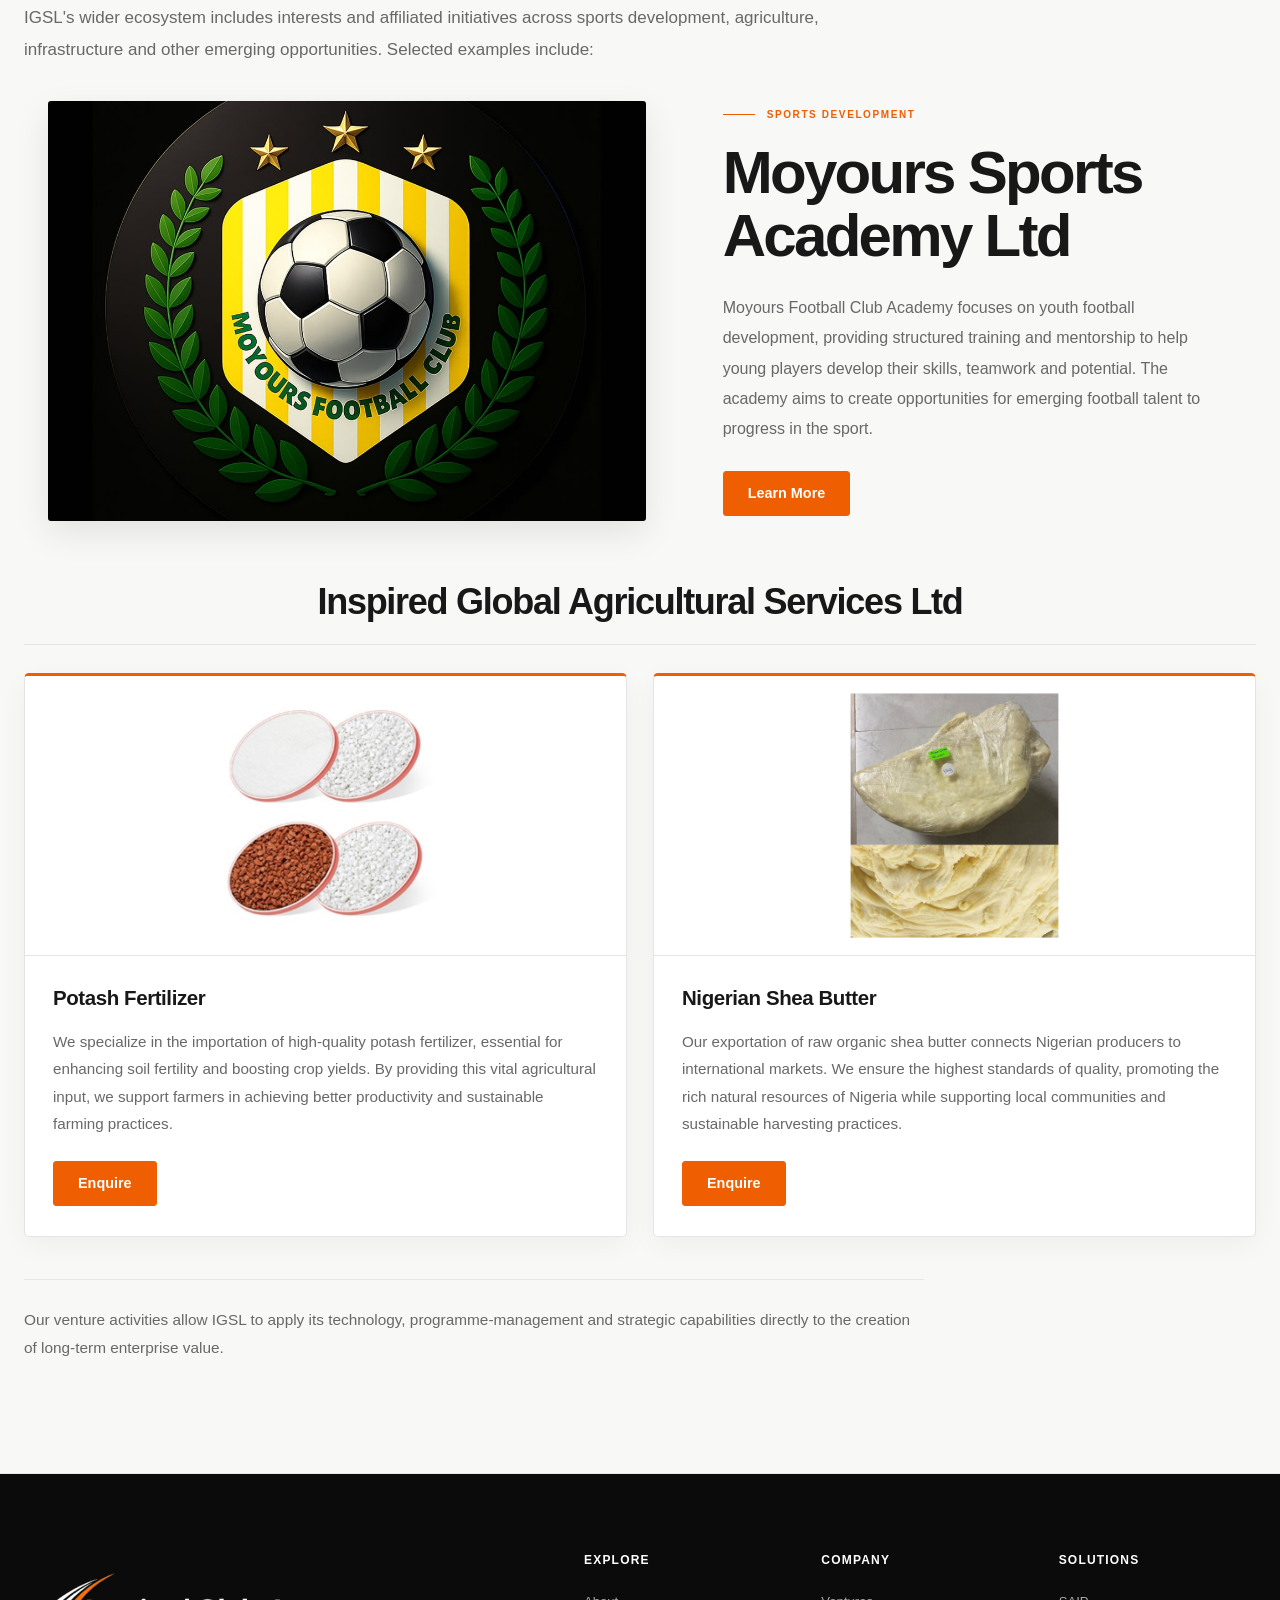
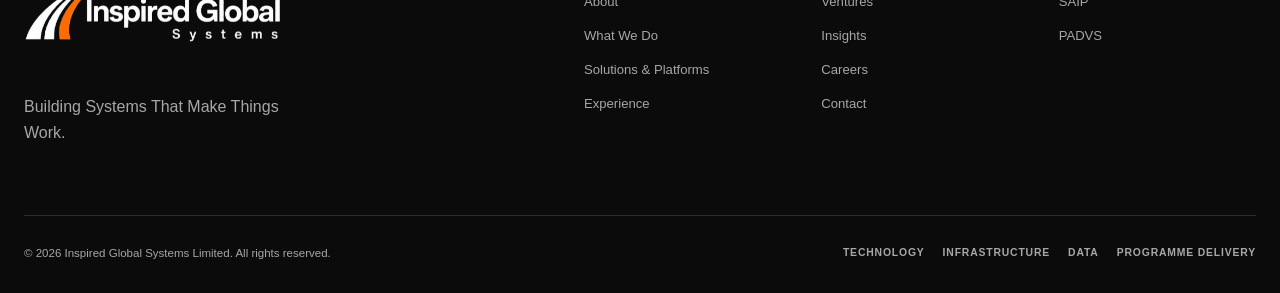
<file: ventures.html>
<!DOCTYPE html>
<html lang="en">
<head>
    <meta charset="UTF-8">
    <meta name="viewport" content="width=device-width, initial-scale=1.0">

    <title>Ventures | Inspired Global Systems Limited</title>

    <meta
        name="description"
        content="IGSL's strategic ventures and affiliates across technology-enabled businesses and programmes."
    >

    <link rel="stylesheet" href="style.css">
    <link rel="stylesheet" href="ventures.css">
</head>

<body>
    <!-- HEADER -->
    <header class="site-header">
        <div class="container nav-container">
            <a
                href="index.html"
                class="logo"
                aria-label="Inspired Global Systems Limited Home"
            >
                <img
                    src="images/igsl-logo.png"
                    alt="Inspired Global Systems Limited"
                    class="site-logo"
                >
            </a>

            <button
                class="menu-toggle"
                type="button"
                aria-label="Open navigation menu"
                aria-expanded="false"
            >
                <span></span>
                <span></span>
                <span></span>
            </button>

            <nav class="main-nav" aria-label="Main navigation">
                <a href="index.html">HOME</a>
                <a href="about.html">ABOUT</a>
                <a href="what-we-do.html">WHAT WE DO</a>

                <div class="nav-dropdown">
                    <a
                        href="solutions.html"
                        class="dropdown-trigger"
                        aria-expanded="false"
                    >
                        SOLUTIONS &amp; PLATFORMS
                        <span aria-hidden="true">+</span>
                    </a>

                    <div class="dropdown-menu">
                        <a href="saip.html">SAIP</a>
                        <a href="padvs.html">PADVS</a>
                    </div>
                </div>

                <a href="experience.html">EXPERIENCE</a>

                <a
                    href="ventures.html"
                    class="active"
                    aria-current="page"
                >
                    VENTURES
                </a>

                <a href="insights.html">INSIGHTS</a>
                <a href="contact.html">CONTACT</a>
            </nav>
        </div>
    </header>

    <!-- MAIN VENTURES PAGE -->
    <main class="ventures-page">

        <!-- VENTURES HERO -->
        <section class="ventures-hero">
            <div class="ventures-hero-image">
                <img
                    src="images/ventures/ventures-hero.jpg"
                    alt=""
                >
            </div>

            <div class="ventures-hero-overlay"></div>

            <div class="container ventures-hero-inner">
                <div class="ventures-hero-content">
                    <div class="section-marker">
                        <span></span>
                        <p>STRATEGIC VENTURES &amp; AFFILIATES</p>
                    </div>

                    <h1>
                        Building Beyond
                        <span>Consulting.</span>
                    </h1>

                    <p class="ventures-hero-intro">
                        IGSL increasingly originates, supports and participates
                        in businesses and programmes that draw upon its
                        technology, programme-management capability,
                        institutional relationships and understanding of
                        African markets.
                    </p>
                </div>
            </div>
        </section>

        <!-- IGS MATRIX GHANA -->
        <section class="matrix-section">
            <div class="container">
                <div class="matrix-grid">
                    <div class="matrix-image">
                        <img
                            src="images/ventures/igs-matrix-ghana.jpg"
                            alt="IGS Matrix Ghana"
                        >
                    </div>

                    <div class="matrix-content">
                        <div class="section-marker">
                            <span></span>
                            <p>IGS MATRIX GHANA LTD</p>
                        </div>

                        <h2>
                            IGS Matrix
                            <span>Ghana Ltd</span>
                        </h2>

                        <p>
                            A Ghana-based operating company supporting the
                            deployment and operation of technology-enabled
                            programmes, including PADVS-powered initiatives.
                        </p>
                    </div>
                </div>
            </div>
        </section>

        <!-- WIDER VENTURE ECOSYSTEM -->
        <section class="venture-ecosystem">
            <div class="container">

                <!-- SECTION HEADING -->
                <div class="ecosystem-heading">
                    <div class="section-marker">
                        <span></span>
                        <p>WIDER VENTURE ECOSYSTEM</p>
                    </div>

                    <h2>
                        Ventures and
                        <span>Affiliates.</span>
                    </h2>
                </div>

                <!-- INTRODUCTION -->
                <div class="ecosystem-content">
                    <p>
                        IGSL's wider ecosystem includes interests and
                        affiliated initiatives across sports development,
                        agriculture, infrastructure and other emerging
                        opportunities. Selected examples include:
                    </p>
                </div>

                <!-- MOYOURS SPORTS ACADEMY LTD -->
                <section
                    class="venture-example venture-sports-section"
                    aria-labelledby="moyours-heading"
                >
                    <div class="container matrix-grid moyours-grid">

                        <div class="matrix-image moyours-image">
                            <img
                                src="images/ventures/moyours-academy-logo.png"
                                alt="Moyours Sports Academy Ltd logo"
                                loading="lazy"
                            >
                        </div>

                        <div class="matrix-content moyours-content">
                            <div class="section-marker">
                                <span></span>
                                <p>SPORTS DEVELOPMENT</p>
                            </div>

                            <h2 id="moyours-heading">
                                Moyours Sports
                                <span>Academy Ltd</span>
                            </h2>

                            <p>
                                Moyours Football Club Academy focuses on
                                youth football development, providing
                                structured training and mentorship to help
                                young players develop their skills,
                                teamwork and potential. The academy aims
                                to create opportunities for emerging
                                football talent to progress in the sport.
                            </p>

                            <a
                                href="https://www.moyoursacademy.com"
                                class="agricultural-enquire moyours-learn-more"
                                target="_blank"
                                rel="noopener noreferrer"
                            >
                                Learn More
                            </a>
                        </div>

                    </div>
                </section>

                <!-- INSPIRED GLOBAL AGRICULTURAL SERVICES LTD -->
                <section
                    class="venture-example agricultural-section"
                    aria-labelledby="agricultural-heading"
                >
                    <div class="agricultural-section-heading">
                        <h3 id="agricultural-heading">
                            Inspired Global Agricultural Services Ltd
                        </h3>
                    </div>

                    <div
                        class="agricultural-products"
                        aria-label="Agricultural products"
                    >

                        <!-- POTASH FERTILIZER -->
                        <article class="agricultural-product-card">
                            <div class="agricultural-product-image">
                                <img
                                    src="images/ventures/potash-fertilizer.jpg"
                                    alt="Potash fertilizer"
                                    loading="lazy"
                                >
                            </div>

                            <div class="agricultural-product-content">
                                <h4>Potash Fertilizer</h4>

                                <p>
                                    We specialize in the importation of
                                    high-quality potash fertilizer, essential
                                    for enhancing soil fertility and boosting
                                    crop yields. By providing this vital
                                    agricultural input, we support farmers in
                                    achieving better productivity and
                                    sustainable farming practices.
                                </p>

                                <a
                                    href="contact.html"
                                    class="agricultural-enquire"
                                >
                                    Enquire
                                </a>
                            </div>
                        </article>

                        <!-- NIGERIAN SHEA BUTTER -->
                        <article class="agricultural-product-card">
                            <div class="agricultural-product-image">
                                <img
                                    src="images/ventures/shea-butter.jpg"
                                    alt="Nigerian shea butter"
                                    loading="lazy"
                                >
                            </div>

                            <div class="agricultural-product-content">
                                <h4>Nigerian Shea Butter</h4>

                                <p>
                                    Our exportation of raw organic shea butter
                                    connects Nigerian producers to
                                    international markets. We ensure the
                                    highest standards of quality, promoting
                                    the rich natural resources of Nigeria
                                    while supporting local communities and
                                    sustainable harvesting practices.
                                </p>

                                <a
                                    href="contact.html"
                                    class="agricultural-enquire"
                                >
                                    Enquire
                                </a>
                            </div>
                        </article>

                    </div>
                </section>

                <!-- CLOSING STATEMENT -->
                <div class="venture-ecosystem-note">
                    <p>
                        Our venture activities allow IGSL to apply its
                        technology, programme-management and strategic
                        capabilities directly to the creation of long-term
                        enterprise value.
                    </p>
                </div>

            </div>
        </section>
    </main>

    <!-- FOOTER -->
    <footer class="site-footer">
        <div class="container footer-main">
            <div class="footer-brand">
                <a
                    href="index.html"
                    class="logo footer-logo"
                    aria-label="Inspired Global Systems Limited Home"
                >
                    <img
                        src="images/igsl-footer-logo.png"
                        alt="Inspired Global Systems Limited"
                        class="footer-site-logo"
                    >
                </a>

                <p>
                    Building Systems That Make Things Work.
                </p>
            </div>

            <div class="footer-links">
                <div class="footer-column">
                    <h4>Explore</h4>
                    <a href="about.html">About</a>
                    <a href="what-we-do.html">What We Do</a>
                    <a href="solutions.html">Solutions &amp; Platforms</a>
                    <a href="experience.html">Experience</a>
                </div>

                <div class="footer-column">
                    <h4>Company</h4>
                    <a href="ventures.html" class="active">Ventures</a>
                    <a href="insights.html">Insights</a>
                    <a href="careers.html">Careers</a>
                    <a href="contact.html">Contact</a>
                </div>

                <div class="footer-column">
                    <h4>Solutions</h4>
                    <a href="saip.html">SAIP</a>
                    <a href="padvs.html">PADVS</a>
                </div>
            </div>
        </div>

        <div class="container footer-bottom">
            <p>
                © 2026 Inspired Global Systems Limited. All rights reserved.
            </p>

            <div class="footer-meta">
                <span>Technology</span>
                <span>Infrastructure</span>
                <span>Data</span>
                <span>Programme Delivery</span>
            </div>
        </div>
    </footer>

    <script src="script.js"></script>
</body>
</html>
</file>
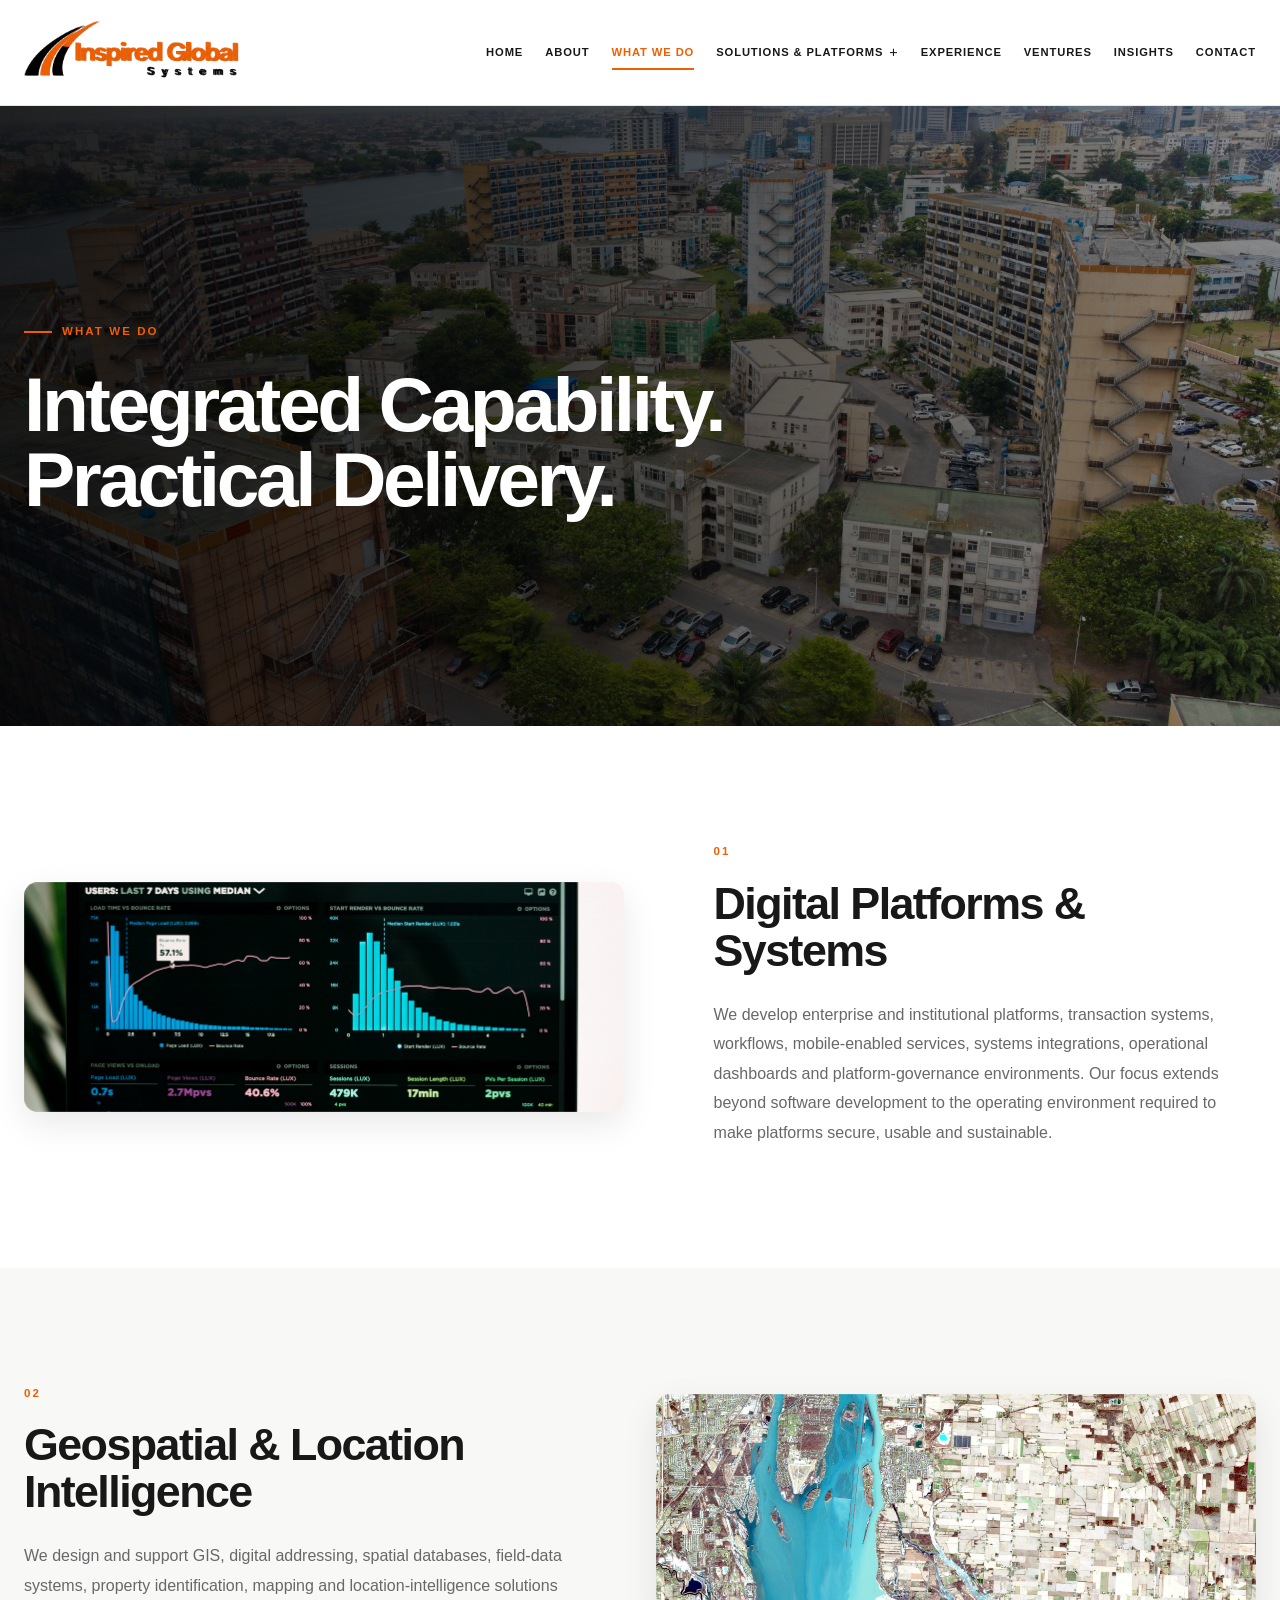
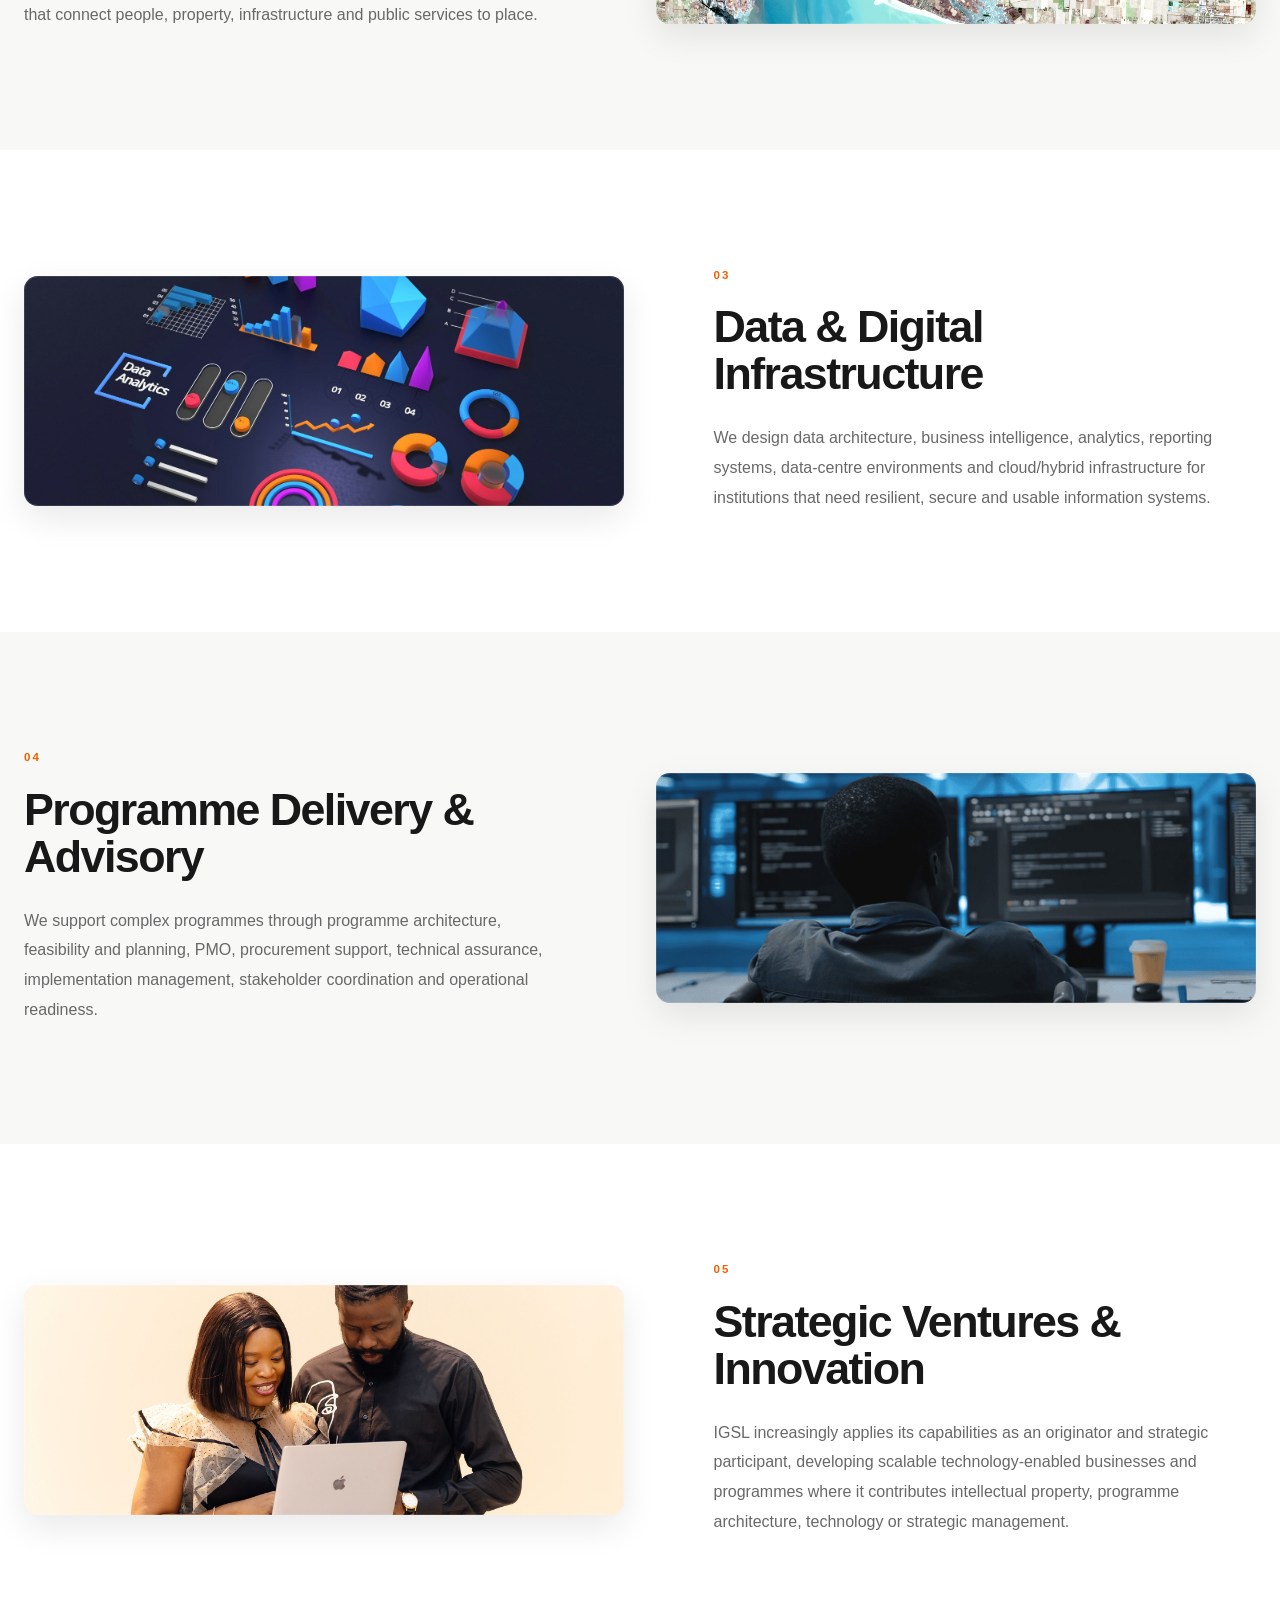
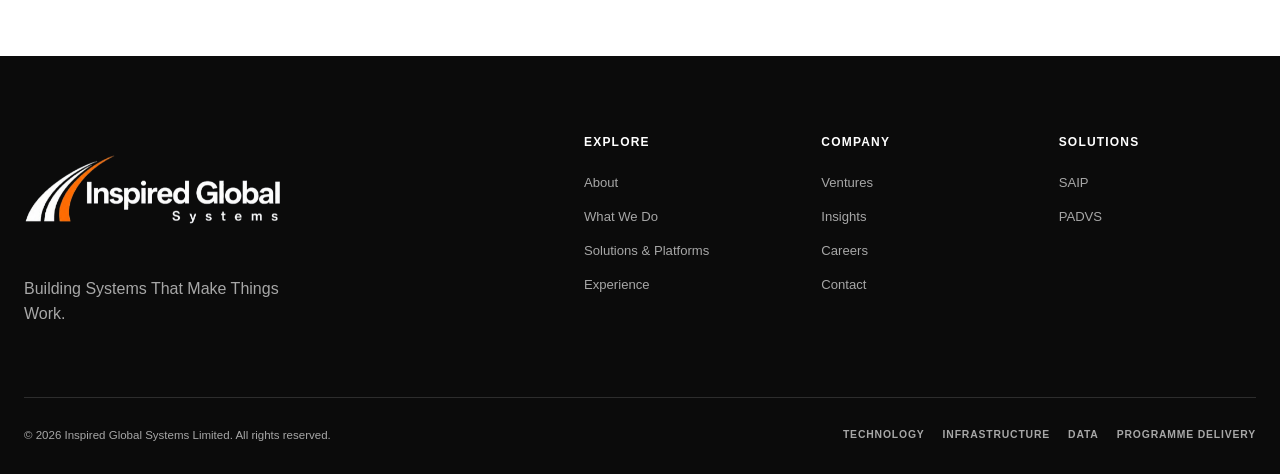
<file: what-we-do.html>
<!DOCTYPE html>
<html lang="en">
<head>
    <meta charset="UTF-8">
    <meta name="viewport" content="width=device-width, initial-scale=1.0">

    <title>What We Do | Inspired Global Systems Limited</title>

    <meta
        name="description"
        content="Technology, infrastructure, data and programme delivery capabilities from Inspired Global Systems Limited."
    >

    <link rel="stylesheet" href="style.css">
    <link rel="stylesheet" href="what-we-do.css">
</head>

<body>

    <!-- =========================================================
         HEADER
    ========================================================== -->
    <header class="site-header" id="siteHeader">

        <div class="container nav-container">

            <a
                href="index.html"
                class="logo"
                aria-label="Inspired Global Systems Limited Home"
            >
                <img
                    src="images/igsl-logo.png"
                    alt="Inspired Global Systems Limited"
                    class="site-logo"
                >
            </a>


            <button
                class="menu-toggle"
                type="button"
                aria-label="Open navigation menu"
                aria-expanded="false"
            >
                <span></span>
                <span></span>
                <span></span>
            </button>


            <nav
                class="main-nav"
                id="mainNav"
                aria-label="Main navigation"
            >

                <a href="index.html">HOME</a>

                <a href="about.html">ABOUT</a>

                <a
                    href="what-we-do.html"
                    class="active"
                >
                    WHAT WE DO
                </a>


                <div class="nav-dropdown">

                    <a
                        href="solutions.html"
                        class="dropdown-trigger"
                        aria-expanded="false"
                    >
                        SOLUTIONS &amp; PLATFORMS
                        <span aria-hidden="true">+</span>
                    </a>


                    <div class="dropdown-menu">

                        <a href="saip.html">SAIP</a>

                        <a href="padvs.html">PADVS</a>

                    </div>

                </div>


                <a href="experience.html">EXPERIENCE</a>

                <a href="ventures.html">VENTURES</a>

                <a href="insights.html">INSIGHTS</a>

                <a href="contact.html">CONTACT</a>

            </nav>

        </div>

    </header>



    <!-- =========================================================
         MAIN CONTENT
    ========================================================== -->
    <main>


        <!-- =====================================================
             HERO
        ====================================================== -->
        <section class="what-we-do-hero">

            <div class="what-we-do-hero-overlay"></div>


            <div class="container what-we-do-hero-inner">

                <div class="what-we-do-hero-content">

                    <p class="eyebrow">
                        WHAT WE DO
                    </p>


                    <h1>
                        Integrated Capability. Practical Delivery.
                    </h1>

                </div>

            </div>

        </section>



        <!-- =====================================================
             DIGITAL PLATFORMS & SYSTEMS
        ====================================================== -->
        <section class="capability-section">

            <div class="container">

                <div class="capability-grid">


                    <div class="capability-image">

                        <img
                            src="images/what-we-do/digital-systems.jpg"
                            alt="Digital Platforms and Systems"
                        >

                    </div>


                    <div class="capability-content">

                        <p class="section-eyebrow">
                            01
                        </p>


                        <h2>
                            Digital Platforms &amp; Systems
                        </h2>


                        <p>
                            We develop enterprise and institutional platforms,
                            transaction systems, workflows, mobile-enabled
                            services, systems integrations, operational
                            dashboards and platform-governance environments.
                            Our focus extends beyond software development to
                            the operating environment required to make
                            platforms secure, usable and sustainable.
                        </p>

                    </div>

                </div>

            </div>

        </section>



        <!-- =====================================================
             GEOSPATIAL & LOCATION INTELLIGENCE
        ====================================================== -->
        <section class="capability-section capability-section-soft">

            <div class="container">

                <div class="capability-grid capability-grid-reverse">


                    <div class="capability-image">

                        <img
                            src="images/what-we-do/geospatial.jpg"
                            alt="Geospatial and Location Intelligence"
                        >

                    </div>


                    <div class="capability-content">

                        <p class="section-eyebrow">
                            02
                        </p>


                        <h2>
                            Geospatial &amp; Location Intelligence
                        </h2>


                        <p>
                            We design and support GIS, digital addressing,
                            spatial databases, field-data systems, property
                            identification, mapping and location-intelligence
                            solutions that connect people, property,
                            infrastructure and public services to place.
                        </p>

                    </div>

                </div>

            </div>

        </section>



        <!-- =====================================================
             DATA & DIGITAL INFRASTRUCTURE
        ====================================================== -->
        <section class="capability-section">

            <div class="container">

                <div class="capability-grid">


                    <div class="capability-image">

                        <img
                            src="images/what-we-do/data-analytics.jpg"
                            alt="Data and Digital Infrastructure"
                        >

                    </div>


                    <div class="capability-content">

                        <p class="section-eyebrow">
                            03
                        </p>


                        <h2>
                            Data &amp; Digital Infrastructure
                        </h2>


                        <p>
                            We design data architecture, business intelligence,
                            analytics, reporting systems, data-centre
                            environments and cloud/hybrid infrastructure for
                            institutions that need resilient, secure and
                            usable information systems.
                        </p>

                    </div>

                </div>

            </div>

        </section>



        <!-- =====================================================
             PROGRAMME DELIVERY & ADVISORY
        ====================================================== -->
        <section class="capability-section capability-section-soft">

            <div class="container">

                <div class="capability-grid capability-grid-reverse">


                    <div class="capability-image">

                        <img
                            src="images/what-we-do/infrastructure.jpg"
                            alt="Programme Delivery and Advisory"
                        >

                    </div>


                    <div class="capability-content">

                        <p class="section-eyebrow">
                            04
                        </p>


                        <h2>
                            Programme Delivery &amp; Advisory
                        </h2>


                        <p>
                            We support complex programmes through programme
                            architecture, feasibility and planning, PMO,
                            procurement support, technical assurance,
                            implementation management, stakeholder
                            coordination and operational readiness.
                        </p>

                    </div>

                </div>

            </div>

        </section>



        <!-- =====================================================
             STRATEGIC VENTURES & INNOVATION
        ====================================================== -->
        <section class="capability-section">

            <div class="container">

                <div class="capability-grid">


                    <div class="capability-image">

                        <img
                            src="images/what-we-do/consulting.jpg"
                            alt="Strategic Ventures and Innovation"
                        >

                    </div>


                    <div class="capability-content">

                        <p class="section-eyebrow">
                            05
                        </p>


                        <h2>
                            Strategic Ventures &amp; Innovation
                        </h2>


                        <p>
                            IGSL increasingly applies its capabilities as an
                            originator and strategic participant, developing
                            scalable technology-enabled businesses and
                            programmes where it contributes intellectual
                            property, programme architecture, technology or
                            strategic management.
                        </p>

                    </div>

                </div>

            </div>

        </section>

    </main>



    <!-- =========================================================
         FOOTER
    ========================================================== -->
    <footer class="site-footer">

        <div class="container">

            <div class="footer-main">

                <div class="footer-brand">

                    <a
                        href="index.html"
                        class="logo footer-logo"
                        aria-label="Inspired Global Systems Limited Home"
                    >
                        <img
                            src="images/igsl-footer-logo.png"
                            alt="Inspired Global Systems Limited"
                            class="footer-site-logo"
                        >
                    </a>

                    <p>
                        Building Systems That Make Things Work.
                    </p>

                </div>


                <div class="footer-links">

                    <div class="footer-column">

                        <h4>
                            Explore
                        </h4>

                        <a href="about.html">
                            About
                        </a>

                        <a href="what-we-do.html">
                            What We Do
                        </a>

                        <a href="solutions.html">
                            Solutions &amp; Platforms
                        </a>

                        <a href="experience.html">
                            Experience
                        </a>

                    </div>


                    <div class="footer-column">

                        <h4>
                            Company
                        </h4>

                        <a href="ventures.html">
                            Ventures
                        </a>

                        <a href="insights.html">
                            Insights
                        </a>

                        <a href="careers.html">
                            Careers
                        </a>

                        <a href="contact.html">
                            Contact
                        </a>

                    </div>


                    <div class="footer-column">

                        <h4>
                            Solutions
                        </h4>

                        <a href="saip.html">
                            SAIP
                        </a>

                        <a href="padvs.html">
                            PADVS
                        </a>

                    </div>

                </div>

            </div>


            <div class="footer-bottom">

                <p>
                    © 2026 Inspired Global Systems Limited. All rights reserved.
                </p>

                <div class="footer-meta">

                    <span>Technology</span>
                    <span>Infrastructure</span>
                    <span>Data</span>
                    <span>Programme Delivery</span>

                </div>

            </div>

        </div>

    </footer>



    <!-- =========================================================
         JAVASCRIPT
    ========================================================== -->
    <script src="script.js"></script>

</body>
</html>
</file>
<file: style.css>
/* =========================================================
   IGSL — GLOBAL STYLES
   Brand Direction: Orange / Black / White
   ========================================================= */

/* ROOT VARIABLES */
:root {
    --orange: #ef5f01;
    --orange-dark: #c94d00;
    --orange-light: #ff8a3d;
    --orange-soft: rgba(239, 95, 1, 0.08);
    --orange-border: rgba(239, 95, 1, 0.22);

    --black: #000000;

    --bg-main: #ffffff;
    --bg-soft: #f8f8f7;
    --bg-muted: #efefed;
    --bg-dark: #0b0b0b;
    --bg-dark-soft: #151515;

    --text-main: #111111;
    --text-dark: #181818;
    --text-muted: #686868;
    --text-light: #a7a7a7;
    --text-white: #ffffff;

    --border-light: #e5e5e3;
    --border-medium: #d7d7d4;
    --border-dark: rgba(255, 255, 255, 0.14);

    --shadow-sm: 0 4px 16px rgba(0, 0, 0, 0.06);
    --shadow-md: 0 12px 35px rgba(0, 0, 0, 0.09);
    --shadow-lg: 0 20px 55px rgba(0, 0, 0, 0.13);

    --container: 1240px;

    --radius-sm: 4px;
    --radius-md: 8px;
    --radius-lg: 14px;

    --transition: 0.3s ease;
}

/* RESET */
*,
*::before,
*::after {
    margin: 0;
    padding: 0;
    box-sizing: border-box;
}

html {
    scroll-behavior: smooth;
}

body {
    font-family: Arial, Helvetica, sans-serif;
    background: var(--bg-main);
    color: var(--text-main);
    line-height: 1.6;
    overflow-x: hidden;
}

img {
    display: block;
    width: 100%;
    height: auto;
}

a {
    color: inherit;
    text-decoration: none;
}

button,
a {
    -webkit-tap-highlight-color: transparent;
}

button {
    font: inherit;
}

ul,
ol {
    list-style: none;
}

/* GLOBAL CONTAINER */
.container {
    width: min(calc(100% - 48px), var(--container));
    margin-inline: auto;
}

/* TYPOGRAPHY */
h1,
h2,
h3,
h4 {
    font-weight: 600;
    line-height: 1.1;
    letter-spacing: -0.02em;
}

h1 {
    font-size: clamp(3rem, 6vw, 6.5rem);
}

h2 {
    font-size: clamp(2.2rem, 4vw, 4.4rem);
}

h3 {
    font-size: 1.45rem;
}

p {
    color: var(--text-muted);
}

/* SECTION */
.section {
    padding: 120px 0;
}

.section-heading-row,
.section-intro {
    margin-bottom: 64px;
}

.section-heading-row > div,
.section-intro > div {
    max-width: 850px;
}

/* EYEBROW */
.eyebrow {
    display: inline-flex;
    align-items: center;
    gap: 10px;
    margin-bottom: 20px;
    color: var(--orange);
    font-size: 0.72rem;
    font-weight: 700;
    letter-spacing: 0.18em;
    text-transform: uppercase;
}

.eyebrow::before {
    content: "";
    width: 28px;
    height: 2px;
    background: var(--orange);
    flex-shrink: 0;
}

.light-eyebrow {
    color: var(--orange-light);
}

.light-eyebrow::before {
    background: var(--orange-light);
}

/* HEADER */
.site-header {
    position: relative;
    z-index: 1000;
    background: rgba(255, 255, 255, 0.97);
    border-bottom: 1px solid var(--border-light);
    backdrop-filter: blur(12px);
}

.nav-container {
    min-height: 105px;
    display: flex;
    align-items: center;
    justify-content: space-between;
    gap: 24px;
}

/* HEADER LOGO — DESKTOP */
.logo {
    display: inline-flex;
    align-items: center;
    flex-shrink: 0;
}

.site-logo {
    display: block;
    width: auto;
    height: 72px;
    max-width: 220px;
    object-fit: contain;
}

/* NAVIGATION */
.main-nav {
    display: flex;
    align-items: center;
    gap: 22px;
}

.main-nav > a,
.dropdown-trigger {
    position: relative;
    display: inline-flex;
    align-items: center;
    gap: 6px;
    padding: 32px 0;
    color: var(--text-dark);
    font-size: 0.7rem;
    font-weight: 700;
    letter-spacing: 0.08em;
}

.main-nav > a::after,
.dropdown-trigger::after {
    content: "";
    position: absolute;
    left: 0;
    bottom: 23px;
    width: 0;
    height: 2px;
    background: var(--orange);
    transition: width var(--transition);
}

.main-nav > a:hover,
.dropdown-trigger:hover,
.main-nav > a.active {
    color: var(--orange);
}

.main-nav > a:hover::after,
.dropdown-trigger:hover::after,
.main-nav > a.active::after {
    width: 100%;
}

/* DROPDOWN */
.nav-dropdown {
    position: relative;
}

.dropdown-trigger span {
    font-size: 0.9rem;
    font-weight: 400;
}

.dropdown-menu {
    position: absolute;
    top: calc(100% - 1px);
    left: 50%;
    min-width: 190px;
    padding: 12px;
    background: var(--bg-main);
    border: 1px solid var(--border-light);
    box-shadow: var(--shadow-md);
    opacity: 0;
    visibility: hidden;
    transform: translate(-50%, 10px);
    transition:
        opacity var(--transition),
        visibility var(--transition),
        transform var(--transition);
}

.nav-dropdown:hover .dropdown-menu {
    opacity: 1;
    visibility: visible;
    transform: translate(-50%, 0);
}

.dropdown-menu a {
    display: block;
    padding: 12px 14px;
    color: var(--text-dark);
    font-size: 0.72rem;
    font-weight: 700;
    letter-spacing: 0.08em;
}

.dropdown-menu a:hover {
    background: var(--orange-soft);
    color: var(--orange);
}

/* MOBILE MENU BUTTON */
.menu-toggle {
    display: none;
    width: 44px;
    height: 44px;
    padding: 9px;
    background: transparent;
    border: 1px solid var(--border-light);
    cursor: pointer;
}

.menu-toggle span {
    display: block;
    width: 100%;
    height: 2px;
    margin: 5px 0;
    background: var(--text-dark);
    transition: var(--transition);
}

/* HERO */
.hero {
    position: relative;
    min-height: 820px;
    display: flex;
    align-items: center;
    overflow: hidden;
    background: var(--bg-dark);
}

.hero-background {
    position: absolute;
    inset: 0;
    z-index: 0;
}

.hero-background img {
    width: 100%;
    height: 100%;
    object-fit: cover;
}

.hero-overlay {
    position: absolute;
    inset: 0;
    background: linear-gradient(
        90deg,
        rgba(0, 0, 0, 0.82) 0%,
        rgba(0, 0, 0, 0.62) 48%,
        rgba(0, 0, 0, 0.30) 100%
    );
}

.hero-content {
    position: relative;
    z-index: 2;
}

.hero-copy {
    max-width: 900px;
    padding: 100px 0;
}

.hero-copy .eyebrow {
    margin-bottom: 24px;
}

.hero-copy h1 {
    max-width: 900px;
    color: var(--text-white);
    margin-bottom: 30px;
}

.hero-tagline {
    max-width: 720px;
    margin-bottom: 24px;
    color: var(--orange-light);
    font-size: clamp(1.05rem, 2vw, 1.4rem);
    font-weight: 600;
    letter-spacing: 0.02em;
}

.hero-description {
    max-width: 760px;
    margin-bottom: 18px;
    color: rgba(255, 255, 255, 0.78);
    font-size: 1rem;
}

.hero-actions {
    display: flex;
    flex-wrap: wrap;
    gap: 14px;
    margin-top: 38px;
}

/* BUTTONS */
.btn {
    display: inline-flex;
    align-items: center;
    justify-content: center;
    gap: 14px;
    min-height: 54px;
    padding: 0 24px;
    border: 1px solid transparent;
    font-size: 0.72rem;
    font-weight: 700;
    letter-spacing: 0.08em;
    text-transform: uppercase;
    transition:
        background var(--transition),
        color var(--transition),
        border-color var(--transition),
        transform var(--transition);
}

.btn span {
    font-size: 1rem;
}

.btn:hover {
    transform: translateY(-2px);
}

.btn-primary {
    background: var(--orange);
    color: var(--text-white);
}

.btn-primary:hover {
    background: var(--orange-dark);
}

.btn-secondary {
    background: transparent;
    color: var(--text-white);
    border-color: rgba(255, 255, 255, 0.5);
}

.btn-secondary:hover {
    background: var(--text-white);
    color: var(--text-dark);
}

.btn-outline {
    background: transparent;
    color: var(--text-dark);
    border-color: var(--border-medium);
}

.btn-outline:hover {
    background: var(--orange);
    color: var(--text-white);
    border-color: var(--orange);
}

/* HERO SCROLL */
.hero-scroll {
    position: absolute;
    right: 48px;
    bottom: 38px;
    z-index: 2;
    display: flex;
    align-items: center;
    gap: 14px;
    color: rgba(255, 255, 255, 0.65);
    font-size: 0.65rem;
    letter-spacing: 0.1em;
    text-transform: uppercase;
    writing-mode: vertical-rl;
}

.scroll-line {
    width: 1px;
    height: 60px;
    background: var(--orange);
}

/* WHO WE ARE */
.who-we-are {
    background: var(--bg-main);
}

.who-grid {
    display: grid;
    grid-template-columns: minmax(0, 1fr) minmax(0, 1fr);
    gap: 100px;
    align-items: start;
}

.large-statement {
    color: var(--text-dark);
    font-size: clamp(1.8rem, 3vw, 3rem);
    line-height: 1.2;
    font-weight: 500;
    letter-spacing: -0.03em;
}

.who-content {
    max-width: 650px;
}

.who-content > p {
    font-size: 1.05rem;
}

.philosophy-line {
    display: flex;
    align-items: flex-start;
    gap: 20px;
    margin-top: 40px;
}

.philosophy-line > span {
    width: 4px;
    min-height: 58px;
    flex-shrink: 0;
    background: var(--orange);
}

.philosophy-line strong {
    color: var(--text-dark);
    font-size: 1rem;
    line-height: 1.6;
}

/* CAPABILITIES */
.capabilities {
    background: var(--bg-soft);
}

.capability-grid {
    display: grid;
    grid-template-columns: repeat(3, minmax(0, 1fr));
    gap: 24px;
}

.capability-card {
    overflow: hidden;
    background: var(--bg-main);
    border: 1px solid var(--border-light);
    transition:
        transform var(--transition),
        box-shadow var(--transition),
        border-color var(--transition);
}

.capability-card:hover {
    transform: translateY(-6px);
    border-color: var(--orange-border);
    box-shadow: var(--shadow-md);
}

.capability-image {
    position: relative;
    height: 230px;
    overflow: hidden;
    background: var(--bg-muted);
}

.capability-image img {
    width: 100%;
    height: 100%;
    object-fit: cover;
    transition: transform 0.6s ease;
}

.capability-card:hover .capability-image img {
    transform: scale(1.04);
}

.capability-card-content {
    padding: 30px;
}

.capability-number {
    margin-bottom: 16px;
    color: var(--orange);
    font-size: 0.72rem;
    font-weight: 700;
    letter-spacing: 0.12em;
}

.capability-card h3 {
    margin-bottom: 14px;
    color: var(--text-dark);
}

.capability-card p {
    font-size: 0.92rem;
}

.featured-capability {
    border-top: 3px solid var(--orange);
}

.capabilities-cta {
    margin-top: 42px;
}

/* LINKS */
.arrow-link,
.text-link {
    display: inline-flex;
    align-items: center;
    gap: 8px;
    color: var(--orange);
    font-size: 0.75rem;
    font-weight: 700;
    letter-spacing: 0.07em;
    text-transform: uppercase;
}

.arrow-link:hover,
.text-link:hover {
    color: var(--orange-dark);
}

/* FLAGSHIP PROGRAMMES */
.flagship {
    background: var(--bg-main);
}

.flagship-grid {
    display: grid;
    grid-template-columns: repeat(2, minmax(0, 1fr));
    gap: 30px;
}

.flagship-card {
    overflow: hidden;
    background: var(--bg-soft);
    border: 1px solid var(--border-light);
}

.flagship-image {
    position: relative;
    height: 360px;
    overflow: hidden;
    background: var(--bg-muted);
}

.flagship-image img {
    width: 100%;
    height: 100%;
    object-fit: cover;
    transition: transform 0.6s ease;
}

.flagship-card:hover .flagship-image img {
    transform: scale(1.035);
}

.image-label {
    position: absolute;
    left: 20px;
    bottom: 20px;
    padding: 8px 12px;
    background: rgba(0, 0, 0, 0.78);
    color: var(--text-white);
    font-size: 0.6rem;
    font-weight: 700;
    letter-spacing: 0.1em;
}

/* FLAGSHIP CONTENT */
.flagship-content {
    padding: 38px;
}

.flagship-code {
    margin-bottom: 15px;
    color: var(--orange);
    font-size: 0.75rem;
    font-weight: 800;
    letter-spacing: 0.14em;
}

.flagship-content h3 {
    margin-bottom: 18px;
    color: var(--text-dark);
    font-size: clamp(1.5rem, 2.5vw, 2.3rem);
}

.flagship-content p {
    margin-bottom: 16px;
    font-size: 0.95rem;
}

.flagship-content strong {
    color: var(--text-dark);
}

/* EXPERIENCE */
.experience {
    background: var(--bg-soft);
}

.experience-grid {
    display: grid;
    grid-template-columns: minmax(0, 1fr) minmax(0, 0.9fr);
    gap: 80px;
    align-items: center;
}

.experience-content {
    max-width: 680px;
}

.experience-lead {
    margin-bottom: 38px;
    color: var(--text-dark);
    font-size: 1.15rem;
    line-height: 1.7;
}

.experience-locations {
    display: grid;
    grid-template-columns: repeat(2, minmax(0, 1fr));
    gap: 0;
    margin-bottom: 40px;
    border-top: 1px solid var(--border-medium);
}

.location-item {
    display: flex;
    align-items: center;
    gap: 16px;
    padding: 18px 0;
    border-bottom: 1px solid var(--border-medium);
}

.location-item span {
    color: var(--orange);
    font-size: 0.68rem;
    font-weight: 700;
}

.location-item strong {
    color: var(--text-dark);
    font-size: 0.92rem;
}

/* EXPERIENCE IMAGE — DESKTOP */
.experience-image {
    position: relative;
    height: 380px;
    min-height: 0;
    overflow: hidden;
}

.experience-image::after {
    content: "";
    position: absolute;
    inset: 0;
    border: 12px solid rgba(239, 95, 1, 0.12);
    pointer-events: none;
}

.experience-image img {
    display: block;
    width: 100%;
    height: 100%;
    min-height: 0;
    object-fit: cover;
}

/* AFRICAN AMBITION */
.african-ambition {
    position: relative;
    min-height: 600px;
    display: flex;
    align-items: center;
    overflow: hidden;
    background: var(--bg-dark);
}

.african-background {
    position: absolute;
    inset: 0;
    z-index: 0;
}

.african-background img {
    width: 100%;
    height: 100%;
    object-fit: cover;
}

.african-overlay {
    position: absolute;
    inset: 0;
    background: linear-gradient(
        90deg,
        rgba(0, 0, 0, 0.86) 0%,
        rgba(0, 0, 0, 0.62) 55%,
        rgba(0, 0, 0, 0.35) 100%
    );
}

.african-content {
    position: relative;
    z-index: 2;
}

.african-copy {
    max-width: 760px;
}

.african-copy h2 {
    margin-bottom: 26px;
    color: var(--text-white);
}

.african-copy p:not(.eyebrow) {
    max-width: 680px;
    margin-bottom: 18px;
    color: rgba(255, 255, 255, 0.78);
    font-size: 1.02rem;
}

.africa-regions {
    display: flex;
    flex-wrap: wrap;
    gap: 12px;
    margin-top: 34px;
}

.africa-regions span {
    padding: 10px 15px;
    border: 1px solid rgba(255, 255, 255, 0.22);
    color: var(--text-white);
    font-size: 0.68rem;
    font-weight: 700;
    letter-spacing: 0.08em;
    text-transform: uppercase;
}

/* FINAL CTA — CORPORATE WHITE DIRECTION */
.final-cta {
    background: var(--bg-main);
}

.cta-box {
    position: relative;
    overflow: hidden;
    padding: 80px;
    background: var(--bg-main);
    border: 1px solid var(--border-light);
    border-top: 4px solid var(--orange);
    box-shadow: var(--shadow-sm);
}

.cta-content {
    position: relative;
    z-index: 1;
    max-width: 800px;
}

.cta-content h2 {
    margin-bottom: 34px;
    color: var(--text-dark);
}

.cta-actions {
    display: flex;
    flex-wrap: wrap;
    gap: 14px;
}

/* FOOTER */
.site-footer {
    padding: 80px 0 30px;
    background: var(--bg-dark);
    color: var(--text-white);
}

.footer-main {
    display: grid;
    grid-template-columns: minmax(0, 1fr) minmax(0, 1.4fr);
    gap: 80px;
    padding-bottom: 70px;
    border-bottom: 1px solid var(--border-dark);
}

/* FOOTER LOGO — DESKTOP */
.footer-site-logo {
    display: block;
    width: auto;
    height: 110px;
    max-width: 260px;
    object-fit: contain;
}

.footer-brand > p {
    max-width: 300px;
    margin-top: 22px;
    color: var(--text-light);
}

.footer-links {
    display: grid;
    grid-template-columns: repeat(3, minmax(0, 1fr));
    gap: 40px;
}

.footer-column {
    display: flex;
    flex-direction: column;
    gap: 13px;
}

.footer-column h4 {
    margin-bottom: 10px;
    color: var(--text-white);
    font-size: 0.75rem;
    letter-spacing: 0.1em;
    text-transform: uppercase;
}

.footer-column a {
    color: var(--text-light);
    font-size: 0.82rem;
    transition: color var(--transition);
}

.footer-column a:hover {
    color: var(--orange-light);
}

.footer-bottom {
    display: flex;
    align-items: center;
    justify-content: space-between;
    gap: 30px;
    padding-top: 28px;
}

.footer-bottom p {
    color: var(--text-light);
    font-size: 0.72rem;
}

.footer-meta {
    display: flex;
    flex-wrap: wrap;
    justify-content: flex-end;
    gap: 18px;
}

.footer-meta span {
    color: var(--text-light);
    font-size: 0.65rem;
    font-weight: 600;
    letter-spacing: 0.08em;
    text-transform: uppercase;
}

/* RESPONSIVE — 1100px */
@media (max-width: 1100px) {
    .main-nav {
        gap: 20px;
    }

    .capability-grid {
        grid-template-columns: repeat(2, minmax(0, 1fr));
    }

    .who-grid {
        gap: 60px;
    }

    .experience-grid {
        gap: 50px;
    }
}

/* RESPONSIVE — 900px: TABLET */
@media (max-width: 900px) {
    .section {
        padding: 90px 0;
    }

    .menu-toggle {
        display: block;
    }

    .main-nav {
        position: absolute;
        top: 100%;
        left: 24px;
        right: 24px;
        display: flex;
        flex-direction: column;
        align-items: stretch;
        gap: 0;
        padding: 14px;
        background: var(--bg-main);
        border: 1px solid var(--border-light);
        box-shadow: var(--shadow-md);
        opacity: 0;
        visibility: hidden;
        transform: translateY(-10px);
        transition:
            opacity var(--transition),
            visibility var(--transition),
            transform var(--transition);
    }

    .main-nav.active {
        opacity: 1;
        visibility: visible;
        transform: translateY(0);
    }

    .main-nav > a,
    .dropdown-trigger {
        padding: 14px;
    }

    .main-nav > a::after,
    .dropdown-trigger::after {
        display: none;
    }

    .nav-dropdown {
        width: 100%;
    }

    /* MOBILE/TABLET DROPDOWN — SAIP / PADVS */
    .dropdown-menu {
        position: static;
        width: 100%;
        min-width: 0;
        margin: 0;
        padding: 0 0 0 14px;
        background: var(--bg-main);
        border: 0;
        box-shadow: none;
        opacity: 0;
        visibility: hidden;
        transform: none;
        display: none !important;
    }

    .nav-dropdown:hover .dropdown-menu {
        display: none !important;
        opacity: 0;
        visibility: hidden;
        transform: none;
    }

    .nav-dropdown.active > .dropdown-menu,
    .nav-dropdown.active:hover > .dropdown-menu {
        display: block !important;
        opacity: 1 !important;
        visibility: visible !important;
        transform: none !important;
    }

    .dropdown-menu a {
        display: block;
        width: 100%;
        padding: 13px 14px;
        color: var(--text-dark);
        font-size: 0.72rem;
        font-weight: 700;
        letter-spacing: 0.08em;
    }

    .dropdown-menu a:hover,
    .dropdown-menu a:focus {
        background: var(--orange-soft);
        color: var(--orange);
    }

    /* HEADER LOGO — TABLET */
    .site-logo {
        height: 68px;
        max-width: 205px;
    }

    /* FOOTER LOGO — TABLET */
    .footer-site-logo {
        height: 95px;
        max-width: 230px;
    }

    .hero {
        min-height: 720px;
    }

    .hero-scroll {
        display: none;
    }

    .who-grid,
    .experience-grid {
        grid-template-columns: 1fr;
    }

    /* EXPERIENCE IMAGE — TABLET */
    .experience-image {
        height: 300px;
        min-height: 0;
    }

    .experience-image img {
        height: 300px;
        min-height: 0;
    }

    .footer-main {
        grid-template-columns: 1fr;
    }
}

/* RESPONSIVE — 620px: MOBILE */
@media (max-width: 620px) {
    .container {
        width: min(calc(100% - 32px), var(--container));
    }

    .nav-container {
        min-height: 84px;
    }

    /* HEADER LOGO — MOBILE */
    .site-logo {
        height: 58px;
        max-width: 185px;
    }

    .section {
        padding: 72px 0;
    }

    .section-heading-row,
    .section-intro {
        margin-bottom: 42px;
    }

    .hero {
        min-height: 680px;
    }

    .hero-copy {
        padding: 80px 0;
    }

    .hero-copy h1 {
        font-size: clamp(2.6rem, 12vw, 4.5rem);
    }

    .hero-description {
        font-size: 0.92rem;
    }

    .hero-actions,
    .cta-actions {
        flex-direction: column;
        align-items: stretch;
    }

    .btn {
        width: 100%;
    }

    .capability-grid,
    .flagship-grid {
        grid-template-columns: 1fr;
    }

    .capability-image {
        height: 220px;
    }

    .flagship-image {
        height: 280px;
    }

    .flagship-content {
        padding: 28px;
    }

    .experience-locations {
        grid-template-columns: 1fr;
    }

    /* EXPERIENCE IMAGE — MOBILE */
    .experience-image {
        height: 230px;
        min-height: 0;
    }

    .experience-image img {
        height: 230px;
        min-height: 0;
    }

    .cta-box {
        padding: 48px 28px;
    }

    /* FOOTER LOGO — MOBILE */
    .footer-site-logo {
        height: 82px;
        max-width: 205px;
    }

    .footer-links {
        grid-template-columns: 1fr 1fr;
    }

    .footer-bottom {
        flex-direction: column;
        align-items: flex-start;
    }

    .footer-meta {
        justify-content: flex-start;
    }
}

/* RESPONSIVE — 400px: SMALL MOBILE */
@media (max-width: 400px) {
    .footer-links {
        grid-template-columns: 1fr;
    }

    /* HEADER LOGO — SMALL MOBILE */
    .site-logo {
        height: 50px;
        max-width: 165px;
    }

    /* FOOTER LOGO — SMALL MOBILE */
    .footer-site-logo {
        height: 72px;
        max-width: 185px;
    }

    .hero-copy {
        padding: 65px 0;
    }
}

/* REDUCED MOTION */
@media (prefers-reduced-motion: reduce) {
    html {
        scroll-behavior: auto;
    }

    * {
        transition-duration: 0.01ms !important;
        animation-duration: 0.01ms !important;
        animation-iteration-count: 1 !important;
    }
}

/* EXPERIENCE SECTION — REFINED SPACING */
.experience .section-heading-row {
    margin-bottom: 20px !important;
    padding-bottom: 0 !important;
}

.experience .section-heading-row > div {
    margin-bottom: 0 !important;
}

.experience .section-heading-row .eyebrow {
    margin-bottom: 10px;
}

.experience .section-heading-row h2 {
    margin-top: 0 !important;
    margin-bottom: 0 !important;
}

.experience .experience-grid {
    margin-top: 0 !important;
    padding-top: 0 !important;
    align-items: start;
}

.experience .experience-content {
    margin-top: 0 !important;
    padding-top: 0 !important;
}

.experience .experience-lead {
    margin-top: 0 !important;
}
</file>
<file: about.css>
/* =========================================================
   IGSL — INSPIRED GLOBAL SYSTEMS LIMITED
   ABOUT PAGE
   Corporate White Design System

   Shared variables, reset, header, navigation, logos and
   footer are controlled by style.css.
========================================================= */


/* =========================================================
   ABOUT PAGE LAYOUT
========================================================= */

.container {
    width: min(calc(100% - 48px), var(--container));
    margin-inline: auto;
}

.section {
    padding: 120px 0;
}

.section-intro,
.section-heading-row {
    margin-bottom: 64px;
}


/* =========================================================
   HERO
========================================================= */

.about-hero {
    position: relative;
    min-height: 650px;
    display: flex;
    align-items: center;
    overflow: hidden;
    background:
        linear-gradient(
            90deg,
            rgba(0, 0, 0, 0.90) 0%,
            rgba(0, 0, 0, 0.72) 45%,
            rgba(0, 0, 0, 0.42) 75%,
            rgba(0, 0, 0, 0.20) 100%
        ),
        url("images/about/about-hero.jpg")
        center center / cover no-repeat;
}

.about-hero-content {
    max-width: 820px;
    padding: 110px 0;
}

.about-hero .eyebrow {
    display: inline-flex;
    align-items: center;
    gap: 12px;
    margin-bottom: 28px;
    color: var(--orange);
    font-size: 0.72rem;
    font-weight: 700;
    letter-spacing: 0.18em;
}

.about-hero .eyebrow::before {
    content: "";
    width: 28px;
    height: 2px;
    background: var(--orange);
}

.about-hero h1 {
    max-width: 760px;
    margin-bottom: 34px;
    color: var(--text-white);
    font-size: clamp(3.4rem, 7vw, 6.4rem);
    line-height: 0.98;
}

.about-hero p {
    max-width: 820px;
    margin-bottom: 18px;
    color: rgba(255, 255, 255, 0.86);
    font-size: 1.05rem;
    line-height: 1.8;
}

.about-hero p:last-child {
    margin-bottom: 0;
}


/* =========================================================
   SECTION MARKERS
========================================================= */

.section-marker {
    display: flex;
    align-items: center;
    gap: 12px;
    margin-bottom: 46px;
    color: var(--orange);
    font-size: 0.68rem;
    font-weight: 700;
    letter-spacing: 0.16em;
}

.section-marker span {
    position: relative;
    padding-left: 18px;
}

.section-marker span::before {
    content: "";
    position: absolute;
    left: 0;
    top: 50%;
    width: 8px;
    height: 1px;
    background: var(--orange);
}


/* =========================================================
   PHILOSOPHY
========================================================= */

.philosophy-section {
    background: var(--bg-main);
}

.philosophy-layout {
    display: grid;
    grid-template-columns: minmax(0, 1.05fr) minmax(0, 0.95fr);
    gap: 90px;
    align-items: start;
}

.philosophy-heading h2 {
    max-width: 700px;
    font-size: clamp(2.4rem, 4vw, 4.5rem);
}

.philosophy-content {
    padding-top: 8px;
}

.philosophy-content p {
    margin-bottom: 24px;
    font-size: 1.04rem;
    line-height: 1.9;
}

.philosophy-content p:last-child {
    margin-bottom: 0;
}


/* =========================================================
   HOW WE WORK
========================================================= */

.how-we-work-section {
    background: var(--bg-soft);
}

.how-we-work-section .section-intro {
    max-width: 760px;
}

.how-we-work-section .section-intro h2 {
    font-size: clamp(2.4rem, 4vw, 4rem);
}

.process-list {
    border-top: 1px solid var(--border-medium);
}

.process-item {
    display: grid;
    grid-template-columns: 90px minmax(0, 1fr);
    gap: 30px;
    align-items: center;
    padding: 32px 0;
    border-bottom: 1px solid var(--border-medium);
    transition:
        background var(--transition),
        transform var(--transition);
}

.process-item:hover {
    background: var(--bg-main);
    transform: translateX(8px);
}

.process-number {
    color: var(--orange);
    font-size: 0.78rem;
    font-weight: 700;
    letter-spacing: 0.1em;
}

.process-content {
    display: grid;
    grid-template-columns: minmax(180px, 0.5fr) minmax(0, 1fr);
    gap: 40px;
    align-items: center;
}

.process-content h3 {
    font-size: 1.5rem;
}

.process-content p {
    max-width: 680px;
    line-height: 1.8;
}


/* =========================================================
   OPERATING MODEL
========================================================= */

.operating-model-section {
    background: var(--bg-main);
}

.operating-model-heading {
    max-width: 850px;
    margin-bottom: 64px;
}

.operating-model-heading h2 {
    margin-bottom: 26px;
    font-size: clamp(2.4rem, 4vw, 4rem);
}

.operating-model-heading p {
    font-size: 1.04rem;
    line-height: 1.9;
}

.operating-model-grid {
    display: grid;
    grid-template-columns: repeat(2, minmax(0, 1fr));
    gap: 30px;
}

.operating-column {
    padding: 36px;
    background: var(--bg-soft);
    border: 1px solid var(--border-light);
}

.operating-label,
.work-label {
    margin-bottom: 24px;
    color: var(--orange);
    font-size: 0.68rem;
    font-weight: 700;
    letter-spacing: 0.16em;
}

.operating-list {
    border-top: 1px solid var(--border-medium);
}

.operating-item {
    padding: 17px 0;
    border-bottom: 1px solid var(--border-medium);
    color: var(--text-dark);
    font-size: 0.96rem;
    font-weight: 600;
}


/* =========================================================
   TECHNOLOGY & GOVERNANCE
========================================================= */

.governance-section {
    background: var(--bg-soft);
}

.governance-layout {
    display: grid;
    grid-template-columns: minmax(0, 1.05fr) minmax(0, 0.95fr);
    gap: 80px;
    align-items: stretch;
    margin-bottom: 58px;
}


/* =========================================================
   TECHNOLOGY IMAGE
========================================================= */

.technology-image {
    min-height: 420px;
    overflow: hidden;
    background: var(--bg-dark);
}

.technology-image img {
    display: block;
    width: 100%;
    height: 100%;
    min-height: 420px;
    object-fit: cover;
    transition: transform 0.6s ease;
}

.technology-image:hover img {
    transform: scale(1.03);
}


/* =========================================================
   GOVERNANCE CONTENT
========================================================= */

.governance-content {
    display: flex;
    flex-direction: column;
    justify-content: center;
}

.governance-heading h2 {
    margin-bottom: 26px;
    font-size: clamp(2.8rem, 5vw, 5rem);
}

.governance-description {
    max-width: 560px;
}

.governance-description p {
    font-size: 1.05rem;
    line-height: 1.9;
}


/* =========================================================
   GOVERNANCE GRID
========================================================= */

.governance-grid {
    display: grid;
    grid-template-columns: repeat(5, minmax(0, 1fr));
    border-top: 1px solid var(--border-medium);
    border-left: 1px solid var(--border-medium);
}

.governance-item {
    min-height: 150px;
    padding: 24px;
    background: var(--bg-main);
    border-right: 1px solid var(--border-medium);
    border-bottom: 1px solid var(--border-medium);
    transition:
        background var(--transition),
        transform var(--transition);
}

.governance-item:hover {
    background: var(--orange-soft);
    transform: translateY(-3px);
}

.governance-item span {
    display: block;
    margin-bottom: 28px;
    color: var(--orange);
    font-size: 0.68rem;
    font-weight: 700;
    letter-spacing: 0.1em;
}

.governance-item h3 {
    font-size: 0.95rem;
    line-height: 1.35;
}


/* =========================================================
   GOVERNANCE OBJECTIVE
========================================================= */

.governance-objective {
    max-width: 900px;
    margin-top: 58px;
    padding-left: 26px;
    border-left: 3px solid var(--orange);
}

.governance-objective p {
    font-size: 1.02rem;
    line-height: 1.9;
}


/* =========================================================
   WORK WITH IGSL
========================================================= */

.work-with-section {
    background: var(--bg-main);
}

.work-heading {
    max-width: 850px;
    margin-bottom: 64px;
}

.work-heading h2 {
    margin-bottom: 26px;
    font-size: clamp(2.4rem, 4vw, 4rem);
}

.work-heading p {
    font-size: 1.04rem;
    line-height: 1.9;
}

.work-grid {
    display: grid;
    grid-template-columns: repeat(2, minmax(0, 1fr));
    gap: 30px;
}

.work-column {
    padding: 36px;
    background: var(--bg-soft);
    border: 1px solid var(--border-light);
}

.work-list {
    border-top: 1px solid var(--border-medium);
}

.work-item {
    padding: 17px 0;
    border-bottom: 1px solid var(--border-medium);
    color: var(--text-dark);
    font-size: 0.96rem;
    font-weight: 600;
}

.work-cta {
    margin-top: 50px;
}


/* =========================================================
   BUTTON
========================================================= */

.btn {
    display: inline-flex;
    align-items: center;
    justify-content: center;
    gap: 14px;
    min-height: 52px;
    padding: 0 24px;
    border: 1px solid transparent;
    border-radius: var(--radius-sm);
    font-size: 0.72rem;
    font-weight: 700;
    letter-spacing: 0.1em;
    text-transform: uppercase;
    transition:
        background var(--transition),
        border-color var(--transition),
        color var(--transition),
        transform var(--transition);
}

.btn-primary {
    background: var(--orange);
    border-color: var(--orange);
    color: var(--text-white);
}

.btn-primary:hover {
    background: var(--orange-dark);
    border-color: var(--orange-dark);
    transform: translateY(-2px);
}

.btn-primary span {
    font-size: 1rem;
}


/* =========================================================
   RESPONSIVE — 900px
   Header, navigation, logo and footer responsive styling
   remains in style.css.
========================================================= */

@media (max-width: 900px) {

    .container {
        width: min(calc(100% - 40px), var(--container));
    }

    .section {
        padding: 90px 0;
    }

    /* HERO */

    .about-hero {
        min-height: 590px;
        background:
            linear-gradient(
                90deg,
                rgba(0, 0, 0, 0.91) 0%,
                rgba(0, 0, 0, 0.78) 60%,
                rgba(0, 0, 0, 0.42) 100%
            ),
            url("images/about/about-hero.jpg")
            center center / cover no-repeat;
    }

    .about-hero-content {
        padding: 90px 0;
    }

    /* PHILOSOPHY */

    .philosophy-layout {
        grid-template-columns: 1fr;
        gap: 45px;
    }

    /* PROCESS */

    .process-content {
        grid-template-columns: 1fr;
        gap: 10px;
    }

    /* OPERATING MODEL */

    .operating-model-grid {
        grid-template-columns: 1fr;
    }

    /* GOVERNANCE */

    .governance-layout {
        grid-template-columns: 1fr;
        gap: 42px;
    }

    .technology-image,
    .technology-image img {
        min-height: 360px;
    }

    .governance-grid {
        grid-template-columns: repeat(2, minmax(0, 1fr));
    }

    /* WORK */

    .work-grid {
        grid-template-columns: 1fr;
    }
}


/* =========================================================
   RESPONSIVE — 620px
========================================================= */

@media (max-width: 620px) {

    .container {
        width: calc(100% - 32px);
    }

    .section {
        padding: 72px 0;
    }

    /* HERO */

    .about-hero {
        min-height: 560px;
    }

    .about-hero-content {
        padding: 72px 0;
    }

    .about-hero h1 {
        font-size: clamp(2.8rem, 14vw, 4.2rem);
    }

    .about-hero p {
        font-size: 0.96rem;
        line-height: 1.75;
    }

    /* SECTION MARKER */

    .section-marker {
        margin-bottom: 34px;
    }

    /* PHILOSOPHY */

    .philosophy-heading h2 {
        font-size: 2.4rem;
    }

    /* PROCESS */

    .process-item {
        grid-template-columns: 1fr;
        gap: 12px;
        padding: 26px 0;
    }

    .process-content h3 {
        font-size: 1.25rem;
    }

    /* OPERATING MODEL */

    .operating-column,
    .work-column {
        padding: 26px;
    }

    /* GOVERNANCE */

    .technology-image,
    .technology-image img {
        min-height: 280px;
    }

    .governance-heading h2 {
        font-size: 2.8rem;
    }

    .governance-grid {
        grid-template-columns: 1fr;
    }

    .governance-item {
        min-height: auto;
    }

    /* FOOTER BOTTOM */

    .footer-bottom {
        flex-direction: column;
        align-items: flex-start;
    }

    .footer-meta {
        flex-wrap: wrap;
        gap: 12px 18px;
    }
}


/* =========================================================
   RESPONSIVE — 400px
========================================================= */

@media (max-width: 400px) {

    .about-hero h1 {
        font-size: 2.65rem;
    }

    .about-hero-content {
        padding: 62px 0;
    }
}
</file>
<file: careers.css>
/* =========================================================
   IGSL — CAREERS PAGE
   careers.css

   Layout improvements for the Careers page.
   Corporate colours: orange, black and white.
   Shared header, navigation and footer remain controlled
   by the global style.css.
========================================================= */


/* =========================================================
   01. CAREERS PAGE BASE
========================================================= */

:root {
    --careers-orange: var(--orange, #ef5f01);
    --careers-black: #0b0b0b;
    --careers-white: #ffffff;
    --careers-soft: #f8f8f7;
    --careers-text: #242424;
    --careers-muted: #666666;
    --careers-border: #e6e6e6;
}

body {
    margin: 0;
}

main {
    width: 100%;
}

.careers-container {
    width: min(92%, var(--container, 1240px));
    margin-inline: auto;
    box-sizing: border-box;
}


/* =========================================================
   02. CAREERS HERO
========================================================= */

.careers-hero {
    position: relative;
    display: flex;
    align-items: center;

    min-height: 550px;
    padding: 90px 0;

    overflow: hidden;
    isolation: isolate;

    /* Keep the existing hero image unchanged */
    background:
        linear-gradient(
            rgba(0, 0, 0, 0.60),
            rgba(0, 0, 0, 0.60)
        ),
        url("images/careers/careers-hero.jpg")
        center center / cover no-repeat;

    color: var(--careers-white);
}

.careers-hero .careers-container {
    position: relative;
    z-index: 1;
}

.careers-hero .careers-eyebrow {
    margin: 0 0 22px;
    color: var(--careers-orange);

    font-size: 12px;
    font-weight: 700;
    letter-spacing: 0.14em;
    line-height: 1.6;
}

.careers-hero h1 {
    max-width: 850px;
    margin: 0;

    color: var(--careers-white);
    font-size: clamp(48px, 6.5vw, 82px);
    font-weight: 600;
    line-height: 1.04;
    letter-spacing: -0.045em;

    overflow-wrap: break-word;
}

.careers-accent {
    width: 72px;
    height: 4px;
    margin: 28px 0;

    background: var(--careers-orange);
}

.careers-intro {
    max-width: 720px;
    margin: 0;

    color: rgba(255, 255, 255, 0.86);
    font-size: 16px;
    line-height: 1.85;
}


/* =========================================================
   03. CAREERS HERO ACTIONS
========================================================= */

.careers-actions {
    display: flex;
    align-items: center;
    flex-wrap: wrap;
    gap: 14px;

    margin-top: 32px;
}

.careers-button {
    box-sizing: border-box;
    min-height: 52px;
    padding: 14px 22px;

    display: inline-flex;
    align-items: center;
    justify-content: center;
    gap: 14px;

    border: 1px solid transparent;
    border-radius: 0;

    font-family: inherit;
    font-size: 13px;
    font-weight: 600;
    line-height: 1.4;
    text-align: center;
    text-decoration: none;

    cursor: pointer;

    transition:
        background-color 0.25s ease,
        color 0.25s ease,
        border-color 0.25s ease;
}

.careers-button span {
    display: inline-block;
    font-size: 18px;
    line-height: 1;

    transition: transform 0.25s ease;
}

.careers-button:hover span {
    transform: translateX(3px);
}

.careers-button-primary {
    background: var(--careers-orange);
    border-color: var(--careers-orange);
    color: var(--careers-white);
}

.careers-button-primary:hover {
    background: var(--careers-white);
    border-color: var(--careers-white);
    color: var(--careers-black);
}

.careers-button-secondary {
    background: transparent;
    border-color: rgba(255, 255, 255, 0.55);
    color: var(--careers-white);
}

.careers-button-secondary:hover {
    background: var(--careers-orange);
    border-color: var(--careers-orange);
    color: var(--careers-white);
}

.careers-button:focus-visible {
    outline: 2px solid var(--careers-orange);
    outline-offset: 4px;
}


/* =========================================================
   04. APPLICATION SECTION LAYOUT
========================================================= */

.careers-application {
    padding: 84px 0;
    background: var(--careers-soft);
    color: var(--careers-text);
}

.careers-application > .careers-container {
    max-width: 1000px;
}

/* Heading and form are visually separated */

.careers-application-heading {
    max-width: 740px;
    margin: 0 auto 42px;
    text-align: center;
}

.careers-application-heading .careers-eyebrow {
    margin: 0 0 16px;
    color: var(--careers-orange);

    font-size: 12px;
    font-weight: 700;
    letter-spacing: 0.14em;
    line-height: 1.6;
}

.careers-application-heading h2 {
    max-width: 720px;
    margin: 0 auto 18px;

    color: var(--careers-black);
    font-size: clamp(32px, 4vw, 48px);
    font-weight: 600;
    line-height: 1.12;
    letter-spacing: -0.035em;

    overflow-wrap: break-word;
}

.careers-application-heading > p:last-child {
    max-width: 650px;
    margin: 0 auto;

    color: var(--careers-muted);
    font-size: 15px;
    line-height: 1.85;
}


/* =========================================================
   05. APPLICATION FORM CONTAINER
========================================================= */

.igsl-careers-form {
    position: relative;
    box-sizing: border-box;

    width: 100%;
    max-width: 820px;
    margin: 0 auto;
    padding: 44px;

    background: var(--careers-white);
    border: 1px solid var(--careers-border);
    border-top: 4px solid var(--careers-orange);

    box-shadow: 0 12px 35px rgba(0, 0, 0, 0.035);
}


/* =========================================================
   06. FORM GRID AND FIELDS
========================================================= */

.igsl-form-grid {
    display: grid;
    grid-template-columns: repeat(2, minmax(0, 1fr));
    gap: 26px 24px;
}

.igsl-form-field {
    display: flex;
    min-width: 0;
    flex-direction: column;
    gap: 10px;
}

.igsl-form-field-full {
    grid-column: 1 / -1;
}

.igsl-form-field label {
    color: #171717;
    font-size: 13px;
    font-weight: 600;
    line-height: 1.6;
}

.igsl-form-field label span {
    color: var(--careers-orange);
}

.igsl-form-field input {
    box-sizing: border-box;
    display: block;

    width: 100%;
    min-width: 0;
    min-height: 52px;
    padding: 14px 15px;

    border: 1px solid #dcdcdc;
    border-radius: 0;

    background: var(--careers-white);
    color: var(--careers-text);

    font-family: inherit;
    font-size: 14px;

    transition:
        border-color 0.2s ease,
        box-shadow 0.2s ease;
}

.igsl-form-field input::placeholder {
    color: #888888;
    opacity: 1;
}

.igsl-form-field input:focus-visible {
    outline: none;
    border-color: var(--careers-orange);
    box-shadow: 0 0 0 3px rgba(239, 95, 1, 0.12);
}


/* =========================================================
   07. CV UPLOAD
========================================================= */

.igsl-form-field input[type="file"] {
    min-height: 56px;
    padding: 10px;

    background: #fafafa;
    cursor: pointer;
}

.igsl-form-field input[type="file"]::file-selector-button {
    margin-right: 12px;
    padding: 10px 14px;

    border: 1px solid var(--careers-orange);
    border-radius: 0;

    background: var(--careers-orange);
    color: var(--careers-white);

    font-family: inherit;
    font-size: 12px;
    font-weight: 600;

    cursor: pointer;

    transition:
        background-color 0.2s ease,
        color 0.2s ease;
}

.igsl-form-field input[type="file"]::file-selector-button:hover {
    background: var(--careers-black);
    border-color: var(--careers-black);
}

.igsl-form-help {
    margin: 0;

    color: var(--careers-muted);
    font-size: 12px;
    line-height: 1.7;
}

.igsl-cv-filename {
    margin: 0;

    color: #555555;
    font-size: 12px;
    line-height: 1.7;

    overflow-wrap: anywhere;
}


/* =========================================================
   08. FORM SUBMIT AND STATUS
========================================================= */

.igsl-form-submit {
    margin-top: 30px;
}

.igsl-form-submit:disabled {
    opacity: 0.65;
    cursor: wait;
}

.igsl-form-privacy {
    margin: 16px 0 0;

    color: var(--careers-muted);
    font-size: 12px;
    line-height: 1.8;
}

.igsl-form-status {
    margin-top: 18px;

    font-size: 13px;
    line-height: 1.8;

    overflow-wrap: anywhere;
}

.igsl-form-status:empty {
    display: none;
}

.igsl-form-status.success {
    padding: 13px 15px;

    border-left: 3px solid #237a43;
    background: #f0f8f2;
    color: #176b35;
}

.igsl-form-status.error {
    padding: 13px 15px;

    border-left: 3px solid #b42318;
    background: #fff4f2;
    color: #b42318;
}


/* =========================================================
   09. SPAM-PROTECTION FIELD
========================================================= */

.igsl-form-trap {
    position: absolute;
    left: -10000px;

    width: 1px;
    height: 1px;
    overflow: hidden;
}


/* =========================================================
   10. RESPONSIVE — TABLET
========================================================= */

@media (max-width: 1000px) {

    .careers-hero {
        min-height: 500px;
        padding: 76px 0;
    }

    .careers-application {
        padding: 72px 0;
    }

    .igsl-careers-form {
        padding: 36px;
    }
}


/* =========================================================
   11. RESPONSIVE — SMALL TABLET
========================================================= */

@media (max-width: 760px) {

    .careers-container {
        width: 90%;
    }

    .careers-hero {
        min-height: auto;
        padding: 72px 0;
    }

    .careers-hero h1 {
        font-size: clamp(44px, 8vw, 64px);
    }

    .careers-intro {
        font-size: 15px;
        line-height: 1.85;
    }

    .careers-application {
        padding: 60px 0;
    }

    .careers-application-heading {
        margin-bottom: 32px;
    }

    .igsl-careers-form {
        padding: 30px 26px;
    }
}


/* =========================================================
   12. RESPONSIVE — MOBILE
========================================================= */

@media (max-width: 520px) {

    .careers-container {
        width: 90%;
    }

    .careers-hero {
        padding: 60px 0;
        background-position: center center;
    }

    .careers-hero .careers-eyebrow {
        margin-bottom: 18px;
        font-size: 10px;
    }

    .careers-hero h1 {
        font-size: clamp(40px, 10.5vw, 54px);
        line-height: 1.06;
        letter-spacing: -0.04em;
    }

    .careers-accent {
        width: 58px;
        margin: 24px 0;
    }

    .careers-intro {
        font-size: 14px;
        line-height: 1.85;
    }

    .careers-actions {
        align-items: stretch;
        flex-direction: column;
        gap: 12px;
        margin-top: 26px;
    }

    .careers-button {
        width: 100%;
        min-height: 50px;
        padding: 13px 16px;
    }

    .careers-application {
        padding: 48px 0;
    }

    .careers-application-heading {
        margin-bottom: 28px;
        text-align: left;
    }

    .careers-application-heading .careers-eyebrow {
        margin-bottom: 14px;
    }

    .careers-application-heading h2 {
        margin: 0 0 16px;
        font-size: clamp(29px, 7.5vw, 37px);
        line-height: 1.15;
    }

    .careers-application-heading > p:last-child {
        margin: 0;
        font-size: 14px;
        line-height: 1.8;
    }

    .igsl-careers-form {
        padding: 25px 20px;
    }

    .igsl-form-grid {
        grid-template-columns: minmax(0, 1fr);
        gap: 22px;
    }

    .igsl-form-field-full {
        grid-column: auto;
    }

    .igsl-form-field input {
        min-height: 50px;
        font-size: 16px;
    }

    .igsl-form-field input[type="file"] {
        min-height: 56px;
        font-size: 13px;
    }

    .igsl-form-field input[type="file"]::file-selector-button {
        margin-right: 8px;
        padding: 9px 10px;
        font-size: 11px;
    }

    .igsl-form-help,
    .igsl-cv-filename {
        font-size: 11px;
    }

    .igsl-form-submit {
        width: 100%;
        margin-top: 26px;
    }

    .igsl-form-privacy {
        font-size: 11px;
    }
}


/* =========================================================
   13. RESPONSIVE — VERY SMALL MOBILE
========================================================= */

@media (max-width: 360px) {

    .careers-hero {
        padding: 52px 0;
    }

    .careers-hero h1 {
        font-size: 38px;
    }

    .careers-intro {
        font-size: 13px;
    }

    .careers-application-heading h2 {
        font-size: 29px;
    }

    .igsl-careers-form {
        padding: 22px 16px;
    }
}


/* =========================================================
   14. ACCESSIBILITY
========================================================= */

@media (prefers-reduced-motion: reduce) {

    .careers-button,
    .careers-button span,
    .igsl-form-field input,
    .igsl-form-field input[type="file"]::file-selector-button {
        transition: none;
    }
}
</file>
<file: contact.css>
/* =========================================================
   IGSL — CONTACT
   contact.css
========================================================= */


/* =========================================================
   CONTACT PAGE
========================================================= */

.contact-page {
    background: var(--bg-main);
    color: var(--text-main);
}


/* =========================================================
   CONTACT HERO
========================================================= */

.contact-hero {
    position: relative;
    min-height: 620px;

    display: flex;
    align-items: flex-end;

    overflow: hidden;

    border-bottom: 1px solid var(--border-light);

    background: var(--bg-dark);
}


/* =========================================================
   HERO IMAGE
========================================================= */

.contact-hero-image {
    position: absolute;
    inset: 0;

    background-image: url("images/contact/contact-hero.jpg");
    background-size: cover;
    background-position: center;
    background-repeat: no-repeat;

    transform: scale(1.01);
}


/* =========================================================
   HERO OVERLAY
========================================================= */

.contact-hero-overlay {
    position: absolute;
    inset: 0;

    background:
        linear-gradient(
            90deg,
            rgba(0, 0, 0, 0.90) 0%,
            rgba(0, 0, 0, 0.72) 42%,
            rgba(0, 0, 0, 0.42) 75%,
            rgba(0, 0, 0, 0.20) 100%
        );
}


/* =========================================================
   HERO CONTENT
========================================================= */

.contact-hero-content {
    position: relative;
    z-index: 2;

    width: min(var(--container), calc(100% - 48px));
    margin: 0 auto;

    padding: 0 0 180px;
}

.contact-marker {
    display: inline-block;

    margin-bottom: 22px;

    font-size: 11px;
    font-weight: 700;
    letter-spacing: 0.16em;
    text-transform: uppercase;

    color: var(--orange-light);
}

.contact-hero h1 {
    max-width: 900px;

    margin: 0;

    font-size: clamp(48px, 7vw, 86px);
    line-height: 0.98;
    letter-spacing: -0.045em;
    font-weight: 600;

    color: var(--text-white);
}

.contact-hero h1 span {
    display: block;

    color: var(--orange-light);
}


/* =========================================================
   CONTACT INTRO
========================================================= */

.contact-intro {
    padding: 110px 0;

    background: var(--bg-main);

    border-bottom: 1px solid var(--border-light);
}

.contact-intro-grid {
    display: grid;
    grid-template-columns: 0.75fr 1.25fr;

    gap: 80px;

    align-items: start;
}

.section-marker,
.company-marker {
    display: inline-block;

    margin-bottom: 22px;

    font-size: 10px;
    font-weight: 700;
    letter-spacing: 0.16em;
    text-transform: uppercase;

    color: var(--orange);
}

.contact-intro-content {
    max-width: 850px;
}

.contact-intro-content p {
    margin: 0;

    max-width: 820px;

    font-size: clamp(21px, 2.1vw, 27px);
    line-height: 1.55;
    letter-spacing: -0.015em;

    color: var(--text-main);
}


/* =========================================================
   CONTACT ACTIONS
========================================================= */

.contact-actions {
    display: flex;
    flex-wrap: wrap;

    gap: 14px;

    margin-top: 42px;
}

.contact-action {
    display: inline-flex;
    align-items: center;
    gap: 18px;

    min-height: 54px;
    padding: 0 24px;

    border: 1px solid var(--orange);

    background: var(--orange);

    color: var(--text-white);

    font-size: 11px;
    font-weight: 700;
    letter-spacing: 0.08em;
    text-transform: uppercase;

    text-decoration: none;

    transition:
        background var(--transition),
        color var(--transition),
        border-color var(--transition),
        transform var(--transition);
}

.contact-action span {
    font-size: 17px;
    line-height: 1;
}

.contact-action:hover {
    background: var(--orange-dark);
    border-color: var(--orange-dark);

    transform: translateY(-2px);
}

.contact-action-outline {
    background: transparent;

    color: var(--orange);
}

.contact-action-outline:hover {
    background: var(--orange-soft);

    color: var(--orange-dark);

    border-color: var(--orange-dark);
}


/* =========================================================
   CONTACT DETAILS
========================================================= */

.contact-details {
    padding: 90px 0;

    background: var(--bg-soft);

    border-bottom: 1px solid var(--border-light);
}

.contact-details-grid {
    display: grid;
    grid-template-columns: 1fr 1fr;

    gap: 100px;

    align-items: center;
}

.contact-company h2 {
    max-width: 620px;

    margin: 0;

    font-size: clamp(34px, 4vw, 52px);
    line-height: 1.05;
    letter-spacing: -0.035em;

    color: var(--text-dark);
}

.contact-location {
    margin: 22px 0 0;

    font-size: 18px;
    line-height: 1.5;

    color: var(--text-muted);
}

.contact-information {
    border-top: 1px solid var(--border-light);
}

.contact-item {
    padding: 23px 0;

    border-bottom: 1px solid var(--border-light);

    font-size: 16px;
    line-height: 1.5;

    color: var(--text-muted);
}


/* =========================================================
   WORK WITH IGSL
========================================================= */

.work-with-igsl {
    padding: 110px 0;

    background: var(--bg-main);
}

.work-with-grid {
    display: grid;
    grid-template-columns: 0.8fr 1.2fr;

    gap: 90px;

    align-items: start;
}

.work-with-heading h2 {
    max-width: 600px;

    margin: 0;

    font-size: clamp(38px, 4.5vw, 60px);
    line-height: 1.04;
    letter-spacing: -0.04em;

    color: var(--text-dark);
}

.work-with-content {
    max-width: 850px;
}

.work-with-intro {
    margin: 0;

    font-size: 20px;
    line-height: 1.7;

    color: var(--text-muted);
}


/* =========================================================
   WORK WITH LISTS
========================================================= */

.work-with-lists {
    display: grid;
    grid-template-columns: 1fr 1fr;

    gap: 50px;

    margin-top: 55px;
}

.work-list h3 {
    margin: 0 0 22px;

    font-size: 11px;
    font-weight: 700;
    letter-spacing: 0.12em;
    text-transform: uppercase;

    color: var(--text-dark);
}

.work-list ul {
    margin: 0;
    padding: 0;

    list-style: none;
}

.work-list li {
    position: relative;

    padding: 12px 0 12px 20px;

    border-bottom: 1px solid var(--border-light);

    font-size: 15px;
    line-height: 1.5;

    color: var(--text-muted);
}

.work-list li::before {
    content: "";

    position: absolute;

    left: 0;
    top: 20px;

    width: 5px;
    height: 5px;

    border-radius: 50%;

    background: var(--orange);
}


/* =========================================================
   WORK CTA
========================================================= */

.work-cta {
    display: inline-flex;
    align-items: center;

    gap: 18px;

    margin-top: 48px;

    min-height: 56px;
    padding: 0 26px;

    background: var(--orange);

    border: 1px solid var(--orange);

    color: var(--text-white);

    font-size: 11px;
    font-weight: 700;
    letter-spacing: 0.08em;
    text-transform: uppercase;

    text-decoration: none;

    transition:
        background var(--transition),
        border-color var(--transition),
        transform var(--transition);
}

.work-cta span {
    font-size: 17px;
}

.work-cta:hover {
    background: var(--orange-dark);

    border-color: var(--orange-dark);

    transform: translateY(-2px);
}


/* =========================================================
   RESPONSIVE — 1100px
========================================================= */

@media (max-width: 1100px) {

    .contact-hero {
        min-height: 560px;
    }

    .contact-intro-grid {
        gap: 55px;
    }

    .contact-details-grid {
        gap: 60px;
    }

    .work-with-grid {
        gap: 60px;
    }

}


/* =========================================================
   RESPONSIVE — 900px
========================================================= */

@media (max-width: 900px) {

    .contact-hero {
        min-height: 520px;
    }

    .contact-hero-content {
        padding-bottom: 140px;
    }

    .contact-intro {
        padding: 80px 0;
    }

    .contact-intro-grid {
        grid-template-columns: 1fr;

        gap: 25px;
    }

    .contact-details {
        padding: 75px 0;
    }

    .contact-details-grid {
        grid-template-columns: 1fr;

        gap: 50px;
    }

    .work-with-igsl {
        padding: 80px 0;
    }

    .work-with-grid {
        grid-template-columns: 1fr;

        gap: 45px;
    }

}


/* =========================================================
   RESPONSIVE — 620px
========================================================= */

@media (max-width: 620px) {

    .contact-hero {
        min-height: 500px;
    }

    .contact-hero-content {
        width: min(var(--container), calc(100% - 36px));

        padding-bottom: 140px;
    }

    .contact-hero-overlay {
        background:
            linear-gradient(
                90deg,
                rgba(0, 0, 0, 0.91) 0%,
                rgba(0, 0, 0, 0.78) 70%,
                rgba(0, 0, 0, 0.45) 100%
            );
    }

    .contact-intro {
        padding: 70px 0;
    }

    .contact-intro-content p {
        font-size: 20px;
    }

    .contact-actions {
        flex-direction: column;

        align-items: stretch;
    }

    .contact-action {
        justify-content: space-between;
    }

    .contact-details {
        padding: 65px 0;
    }

    .work-with-igsl {
        padding: 70px 0;
    }

    .work-with-lists {
        grid-template-columns: 1fr;

        gap: 45px;

        margin-top: 45px;
    }

    .work-cta {
        width: 100%;

        justify-content: space-between;
    }

}


/* =========================================================
   RESPONSIVE — 400px
========================================================= */

@media (max-width: 400px) {

    .contact-hero {
        min-height: 460px;
    }

    .contact-hero-content {
        padding-bottom: 125px;
    }

    .contact-intro {
        padding: 60px 0;
    }

    .contact-details {
        padding: 55px 0;
    }

    .work-with-igsl {
        padding: 60px 0;
    }

    .contact-hero h1 {
        font-size: 43px;
    }

    .work-with-heading h2 {
        font-size: 36px;
    }

}


/* =========================================================
   CONTACT FORM
   Additional styles for the new contact form only
========================================================= */

.contact-form {
    width: 100%;
    display: flex;
    flex-direction: column;
    gap: 20px;
}

.contact-form .form-field {
    display: flex;
    flex-direction: column;
    gap: 8px;
    width: 100%;
}

.contact-form label {
    font-size: 0.95rem;
    font-weight: 600;
    color: inherit;
}

.contact-form input,
.contact-form select,
.contact-form textarea {
    width: 100%;
    padding: 14px 15px;
    border: 1px solid #d5d5d5;
    border-radius: 5px;
    background: #ffffff;
    color: #222222;
    font: inherit;
    font-size: 1rem;
    box-sizing: border-box;
    transition: border-color 0.2s ease, box-shadow 0.2s ease;
}

.contact-form textarea {
    min-height: 140px;
    resize: vertical;
}

.contact-form input:focus,
.contact-form select:focus,
.contact-form textarea:focus {
    outline: none;
    border-color: #ef5f01;
    box-shadow: 0 0 0 3px rgba(239, 95, 1, 0.12);
}

.contact-form .field-error {
    color: #b42318;
    font-size: 0.85rem;
}

.contact-form [aria-invalid="true"] {
    border-color: #b42318;
}

.contact-form-button {
    display: inline-flex;
    align-items: center;
    justify-content: center;
    gap: 12px;
    align-self: flex-start;
    padding: 15px 24px;
    border: 1px solid #ef5f01;
    border-radius: 5px;
    background: #ef5f01;
    color: #ffffff;
    font: inherit;
    font-weight: 600;
    cursor: pointer;
    transition: background 0.2s ease, border-color 0.2s ease;
}

.contact-form-button:hover {
    background: #d95100;
    border-color: #d95100;
}

.contact-form-button:focus-visible {
    outline: 3px solid rgba(239, 95, 1, 0.35);
    outline-offset: 3px;
}

.contact-form-feedback {
    margin: 0;
    font-size: 0.95rem;
    line-height: 1.6;
}

.contact-form-feedback.success {
    color: #187447;
}

.contact-form-feedback.error {
    color: #b42318;
}

@media (max-width: 620px) {

    .contact-form {
        gap: 17px;
    }

    .contact-form-button {
        width: 100%;
    }

}


/* =========================================================
   CONTACT COMPANY BLOCK — ARCHITECTURAL DESIGN
   Only affects the company name and location section
========================================================= */

.contact-company {
    position: relative;
    overflow: hidden;

    padding: clamp(30px, 4vw, 52px);

    background: var(--bg-dark);

    border-left: 5px solid var(--orange);
}

.contact-company .company-marker {
    display: inline-block;

    margin-bottom: 30px;

    color: var(--orange-light);
}

.contact-company h2 {
    max-width: 520px;

    margin: 0;

    font-size: clamp(32px, 3.5vw, 46px);
    line-height: 1.12;
    letter-spacing: -0.035em;
    font-weight: 600;

    color: var(--text-white);
}

.contact-company .contact-location {
    display: flex;
    align-items: center;
    gap: 12px;

    margin-top: 30px;
    padding-top: 22px;

    border-top: 1px solid rgba(255, 255, 255, 0.2);

    font-size: 15px;
    line-height: 1.6;

    color: var(--text-white);
}

.contact-company .contact-location::before {
    content: "";

    display: inline-block;
    flex: 0 0 8px;

    width: 8px;
    height: 8px;

    border-radius: 50%;

    background: var(--orange);
}

@media (max-width: 620px) {

    .contact-company {
        padding: 28px 24px;
    }

    .contact-company .company-marker {
        margin-bottom: 24px;
    }

    .contact-company h2 {
        font-size: 32px;
    }

    .contact-company .contact-location {
        margin-top: 24px;
        padding-top: 18px;
    }

}

/* =========================================================
   CONTACT SECTION — HEADING ABOVE THE FORM
   Changes only the layout of the contact details section
========================================================= */

.contact-details-grid {
    grid-template-columns: 1fr;
    gap: 40px;
    align-items: start;
}

.contact-company {
    width: 100%;
    box-sizing: border-box;
}

.contact-information {
    width: 100%;
    min-width: 0;
    border-top: none;
}

/* Keep the form fields arranged vertically */

.contact-form {
    width: 100%;
}



/* =========================================================
   CONTACT COMPANY — CLEAN HEADING
   CONTACT FORM — REFINED DESIGN
   Only affects the company heading and contact form
========================================================= */

.contact-company {
    padding: 0;
    background: transparent;
    border-left: none;
    overflow: visible;
}

.contact-company .company-marker {
    margin-bottom: 18px;
    color: var(--orange);
}

.contact-company h2 {
    max-width: 700px;
    font-size: clamp(34px, 4vw, 52px);
    line-height: 1.12;
    color: var(--text-dark);
}

.contact-company .contact-location {
    display: block;
    margin-top: 18px;
    padding-top: 0;
    border-top: none;
    font-size: 17px;
    color: var(--text-muted);
}

.contact-company .contact-location::before {
    content: none;
}

/* Form container */

.contact-information {
    padding: 32px;
    background: #ffffff;
    border: 1px solid #e8e8e8;
    border-radius: 10px;
    box-shadow: 0 8px 30px rgba(0, 0, 0, 0.05);
    box-sizing: border-box;
}

/* Form spacing */

.contact-form {
    gap: 24px;
}

.contact-form .form-field {
    gap: 9px;
}

.contact-form label {
    font-size: 14px;
    font-weight: 600;
    color: #292929;
}

.contact-form input,
.contact-form select,
.contact-form textarea {
    min-height: 50px;
    padding: 14px 16px;
    border: 1px solid #dedede;
    border-radius: 6px;
    background: #fafafa;
    color: #222222;
    font-size: 15px;
    transition:
        border-color 0.2s ease,
        box-shadow 0.2s ease,
        background 0.2s ease;
}

.contact-form textarea {
    min-height: 160px;
}

.contact-form input:focus,
.contact-form select:focus,
.contact-form textarea:focus {
    outline: none;
    background: #ffffff;
    border-color: var(--orange);
    box-shadow: 0 0 0 3px rgba(239, 95, 1, 0.12);
}

.contact-form-button {
    min-height: 52px;
    padding: 0 26px;
    border-radius: 6px;
    font-size: 12px;
    letter-spacing: 0.06em;
}

.contact-form-button:hover {
    transform: translateY(-1px);
}

@media (max-width: 620px) {
    .contact-information {
        padding: 22px 18px;
        border-radius: 8px;
    }

    .contact-form {
        gap: 20px;
    }

    .contact-form-button {
        width: 100%;
    }
}

/* Contact details input fields */
.contact-information {
    display: grid;
    grid-template-columns: 1fr;
    gap: 20px;
    width: 100%;
}

.contact-field {
    display: flex;
    flex-direction: column;
    gap: 8px;
    width: 100%;
}

.contact-field label {
    font-weight: 600;
}

.contact-field input {
    box-sizing: border-box;
    width: 100%;
    min-height: 48px;
    padding: 12px 14px;
    border: 1px solid #d1d1d1;
    border-radius: 6px;
    font: inherit;
    background: #fff;
    color: #222;
}

.contact-field input:focus {
    outline: 2px solid #ef5f01;
    outline-offset: 2px;
    border-color: #ef5f01;
}
</file>
<file: experience.css>
/* =========================================================
   IGSL — EXPERIENCE
   experience.css

   Institutional Track Record / Timeline Direction
   Follows Global IGSL Homepage Brand System
========================================================= */


/* =========================================================
   01. EXPERIENCE PAGE ROOT
========================================================= */

.experience-page {
    width: 100%;
    overflow: hidden;

    background: var(--bg-main);
    color: var(--text-main);
}

.experience-page .container {
    width: min(92%, var(--container));
    margin: 0 auto;
}


/* =========================================================
   02. SECTION MARKER
========================================================= */

.experience-page .section-marker {
    display: flex;
    align-items: center;

    gap: 16px;

    margin-bottom: 42px;
}

.experience-page .section-marker span {
    width: 42px;
    height: 1px;

    flex-shrink: 0;

    background: var(--orange);
}

.experience-page .section-marker p {
    margin: 0;

    color: var(--orange);

    font-size: 11px;
    line-height: 1;

    font-weight: 700;

    letter-spacing: 0.15em;

    text-transform: uppercase;
}


/* =========================================================
   03. EXPERIENCE HERO
========================================================= */

.experience-hero {
    position: relative;

    min-height: 690px;

    display: flex;
    align-items: center;

    overflow: hidden;

    color: var(--text-white);

    background: var(--bg-dark);
}

.experience-hero-image {
    position: absolute;
    inset: 0;

    background-image:
        url("images/experience/experience-hero.jpg");

    background-size: cover;
    background-position: center;
    background-repeat: no-repeat;
}

.experience-hero-overlay {
    position: absolute;
    inset: 0;

    background:
        linear-gradient(
            90deg,
            rgba(0, 0, 0, 0.88) 0%,
            rgba(0, 0, 0, 0.68) 48%,
            rgba(0, 0, 0, 0.30) 100%
        );
}

.experience-hero-inner {
    position: relative;

    z-index: 2;

    padding-top: 145px;
    padding-bottom: 105px;
}

.experience-hero-content {
    max-width: 900px;
}

.experience-hero .section-marker {
    margin-bottom: 38px;
}

.experience-hero .section-marker p {
    color: var(--orange-light);
}

.experience-hero .section-marker span {
    background: var(--orange);
}

.experience-hero h1 {
    max-width: 900px;

    margin: 0;

    color: var(--text-white);

    font-size: clamp(48px, 6.2vw, 84px);

    line-height: 0.98;

    letter-spacing: -0.045em;

    font-weight: 600;
}

.experience-hero h1 span {
    display: block;

    color: var(--orange);
}

.experience-hero-intro {
    max-width: 720px;

    margin: 42px 0 0;

    color: rgba(255, 255, 255, 0.78);

    font-size: 17px;

    line-height: 1.85;
}


/* =========================================================
   04. SELECTED EXPERIENCE
   Institutional timeline architecture
========================================================= */

.selected-experience {
    padding: 130px 0 140px;

    background: var(--bg-main);
}

.section-heading {
    max-width: 850px;

    margin-bottom: 85px;
}

.section-heading h2 {
    margin: 0;

    color: var(--text-dark);

    font-size: clamp(42px, 5vw, 70px);

    line-height: 1;

    letter-spacing: -0.045em;

    font-weight: 600;
}

.section-heading h2 span {
    display: block;

    color: var(--text-dark);
}


/* =========================================================
   05. FEATURE EXPERIENCE
========================================================= */

.experience-feature {
    display: grid;

    grid-template-columns: 1.05fr 0.95fr;

    gap: 75px;

    align-items: center;

    margin-bottom: 105px;

    padding-bottom: 105px;

    border-bottom: 1px solid var(--border-light);
}

.experience-feature-image {
    position: relative;

    width: 100%;
    height: 490px;

    overflow: hidden;

    background: var(--bg-muted);
}

.experience-feature-image::after {
    content: "";

    position: absolute;

    left: 0;
    bottom: 0;

    width: 32%;
    height: 4px;

    background: var(--orange);

    z-index: 2;
}

.experience-feature-image img {
    width: 100%;
    height: 100%;

    display: block;

    object-fit: cover;

    transition:
        transform 0.7s ease;
}

.experience-feature-image:hover img {
    transform: scale(1.025);
}

.experience-feature-content {
    max-width: 590px;

    padding-left: 30px;

    border-left: 2px solid var(--orange-border);
}

.experience-feature-label,
.flagship-label {
    display: block;

    margin-bottom: 22px;

    color: var(--orange);

    font-size: 10px;

    line-height: 1;

    font-weight: 700;

    letter-spacing: 0.16em;

    text-transform: uppercase;
}

.experience-feature-content h3 {
    margin: 0 0 25px;

    color: var(--text-dark);

    font-size: clamp(32px, 3.5vw, 54px);

    line-height: 1;

    letter-spacing: -0.04em;

    font-weight: 600;
}

.experience-feature-content p {
    margin: 0;

    color: var(--text-muted);

    font-size: 16px;

    line-height: 1.9;
}


/* =========================================================
   06. EXPERIENCE LIST
   Timeline system
========================================================= */

.experience-list {
    position: relative;

    width: 100%;
}

.experience-list::before {
    content: "";

    position: absolute;

    top: 0;
    bottom: 0;

    left: 39px;

    width: 1px;

    background: var(--border-medium);
}

.experience-item {
    position: relative;

    display: grid;

    grid-template-columns: 80px minmax(0, 1fr);

    gap: 35px;

    padding: 42px 0;

    border-top: 1px solid var(--border-light);
}

.experience-item-last {
    border-bottom: 1px solid var(--border-light);
}

.experience-item-number {
    position: relative;

    z-index: 2;

    display: flex;

    justify-content: center;

    padding-top: 10px;
}

.experience-item-number span {
    width: 12px;
    height: 12px;

    border: 2px solid var(--orange);

    border-radius: 50%;

    background: var(--bg-main);

    box-shadow:
        0 0 0 6px var(--bg-main);
}

.experience-item-content {
    max-width: 900px;
}

.experience-item-content h3 {
    margin: 0 0 14px;

    color: var(--text-dark);

    font-size: clamp(25px, 2.4vw, 38px);

    line-height: 1.05;

    letter-spacing: -0.035em;

    font-weight: 600;
}

.experience-item-content p {
    max-width: 850px;

    margin: 0;

    color: var(--text-muted);

    font-size: 16px;

    line-height: 1.85;
}


/* =========================================================
   07. EXPERIENCE VISUAL
========================================================= */

.experience-visual-section {
    padding: 135px 0;

    background: var(--bg-soft);
}

.experience-visual-grid {
    display: grid;

    grid-template-columns: 1.05fr 0.95fr;

    gap: 80px;

    align-items: center;
}

.experience-visual-image {
    position: relative;

    height: 560px;

    overflow: hidden;

    background: var(--bg-muted);
}

.experience-visual-image::before {
    content: "";

    position: absolute;

    top: 24px;
    left: 24px;

    width: 42px;
    height: 42px;

    border-top: 2px solid var(--orange);
    border-left: 2px solid var(--orange);

    z-index: 2;
}

.experience-visual-image img {
    width: 100%;
    height: 100%;

    display: block;

    object-fit: cover;

    transition:
        transform 0.7s ease;
}

.experience-visual-image:hover img {
    transform: scale(1.025);
}

.experience-visual-content {
    max-width: 600px;
}

.experience-visual-content h2 {
    margin: 0;

    color: var(--text-dark);

    font-size: clamp(42px, 5vw, 68px);

    line-height: 0.99;

    letter-spacing: -0.045em;

    font-weight: 600;
}

.experience-visual-content h2 span {
    display: block;

    color: var(--text-dark);
}


/* =========================================================
   08. CURRENT FLAGSHIP PROGRAMMES
========================================================= */

.flagship-programmes {
    padding: 135px 0 145px;

    background: var(--bg-main);
}

.flagship-heading {
    display: flex;

    flex-direction: column;

    align-items: center;

    text-align: center;

    margin-bottom: 65px;
}

.flagship-heading .section-marker {
    justify-content: center;

    margin-bottom: 30px;
}

.flagship-heading h2 {
    max-width: 850px;

    margin: 0;

    color: var(--text-dark);

    font-size: clamp(42px, 5vw, 68px);

    line-height: 0.99;

    letter-spacing: -0.045em;

    font-weight: 600;
}

.flagship-heading h2 span {
    display: block;

    color: var(--text-dark);
}


/* =========================================================
   09. FLAGSHIP CARDS
   SAIP / PADVS
========================================================= */

.flagship-grid {
    display: grid;

    grid-template-columns: repeat(2, 1fr);

    gap: 24px;
}

.flagship-card {
    position: relative;

    overflow: hidden;

    background: var(--bg-main);

    border: 1px solid var(--border-light);

    transition:
        transform var(--transition),
        border-color var(--transition),
        box-shadow var(--transition);
}

.flagship-card:hover {
    transform: translateY(-6px);

    border-color: var(--orange-border);

    box-shadow: var(--shadow-md);
}

.flagship-card-image {
    position: relative;

    height: 330px;

    overflow: hidden;

    background: var(--bg-muted);
}

.flagship-card-image::after {
    content: "";

    position: absolute;

    left: 0;
    bottom: 0;

    width: 28%;
    height: 4px;

    background: var(--orange);

    z-index: 2;
}

.flagship-card-image img {
    width: 100%;
    height: 100%;

    display: block;

    object-fit: cover;

    transition:
        transform 0.7s ease;
}

.flagship-card:hover .flagship-card-image img {
    transform: scale(1.035);
}

.flagship-card-content {
    padding: 38px 38px 42px;
}

.flagship-card-content h3 {
    margin: 0 0 12px;

    color: var(--text-dark);

    font-size: 38px;

    line-height: 1;

    letter-spacing: -0.035em;

    font-weight: 600;
}

.flagship-card-content h4 {
    margin: 0;

    color: var(--text-muted);

    font-size: 16px;

    line-height: 1.6;

    font-weight: 500;
}


/* =========================================================
   10. DIGITAL INFRASTRUCTURE
========================================================= */

.digital-infrastructure-section {
    padding: 135px 0;

    background: var(--bg-soft);
}

.digital-infrastructure-grid {
    display: grid;

    grid-template-columns: 0.85fr 1.15fr;

    gap: 90px;

    align-items: center;
}

.digital-infrastructure-content {
    max-width: 560px;
}

.digital-infrastructure-content h2 {
    margin: 0;

    color: var(--text-dark);

    font-size: clamp(42px, 5vw, 68px);

    line-height: 0.99;

    letter-spacing: -0.045em;

    font-weight: 600;
}

.digital-infrastructure-content h2 span {
    display: block;

    color: var(--text-dark);
}

.digital-infrastructure-image {
    position: relative;

    height: 500px;

    overflow: hidden;

    background: var(--bg-muted);
}

.digital-infrastructure-image::after {
    content: "";

    position: absolute;

    right: 0;
    bottom: 0;

    width: 34%;
    height: 4px;

    background: var(--orange);

    z-index: 2;
}

.digital-infrastructure-image img {
    width: 100%;
    height: 100%;

    display: block;

    object-fit: cover;

    transition:
        transform 0.7s ease;
}

.digital-infrastructure-image:hover img {
    transform: scale(1.025);
}


/* =========================================================
   11. CAPABILITY CONTINUUM
========================================================= */

.capability-continuum {
    padding: 135px 0 145px;

    background: var(--bg-main);
}

.capability-grid {
    display: grid;

    grid-template-columns: 0.75fr 1.25fr;

    gap: 100px;

    align-items: start;
}

.capability-heading {
    max-width: 560px;
}

.capability-heading h2 {
    margin: 0;

    color: var(--text-dark);

    font-size: clamp(42px, 5vw, 68px);

    line-height: 0.99;

    letter-spacing: -0.045em;

    font-weight: 600;
}

.capability-heading h2 span {
    display: block;

    color: var(--text-dark);
}

.capability-content {
    max-width: 780px;

    padding-top: 72px;

    border-left: 1px solid var(--border-light);

    padding-left: 45px;
}

.capability-content p {
    margin: 0 0 28px;

    color: var(--text-muted);

    font-size: 17px;

    line-height: 1.9;
}

.capability-content p:last-child {
    margin-bottom: 0;
}


/* =========================================================
   12. RESPONSIVE — 1100PX
========================================================= */

@media (max-width: 1100px) {

    .experience-hero {
        min-height: 620px;
    }


    .experience-feature {
        grid-template-columns: 1fr 1fr;

        gap: 50px;
    }


    .experience-visual-grid {
        gap: 55px;
    }


    .digital-infrastructure-grid {
        gap: 60px;
    }


    .capability-grid {
        gap: 65px;
    }

}


/* =========================================================
   13. RESPONSIVE — 900PX
========================================================= */

@media (max-width: 900px) {

    .experience-hero {
        min-height: 590px;
    }


    .experience-hero-inner {
        padding-top: 120px;
        padding-bottom: 85px;
    }


    .selected-experience,
    .experience-visual-section,
    .flagship-programmes,
    .digital-infrastructure-section,
    .capability-continuum {
        padding-top: 100px;
        padding-bottom: 105px;
    }


    .experience-feature {
        grid-template-columns: 1fr;

        gap: 45px;

        margin-bottom: 75px;

        padding-bottom: 75px;
    }


    .experience-feature-image {
        height: 420px;
    }


    .experience-feature-content {
        max-width: 750px;

        padding-left: 0;

        padding-top: 28px;

        border-left: 0;

        border-top: 2px solid var(--orange-border);
    }


    .experience-visual-grid {
        grid-template-columns: 1fr;

        gap: 50px;
    }


    .experience-visual-image {
        height: 450px;
    }


    .flagship-grid {
        grid-template-columns: 1fr;

        gap: 25px;
    }


    .flagship-card-image {
        height: 380px;
    }


    .digital-infrastructure-grid {
        grid-template-columns: 1fr;

        gap: 50px;
    }


    .digital-infrastructure-content {
        max-width: 700px;
    }


    .digital-infrastructure-image {
        height: 450px;
    }


    .capability-grid {
        grid-template-columns: 1fr;

        gap: 30px;
    }


    .capability-content {
        padding-top: 0;

        max-width: 800px;

        border-left: 0;

        border-top: 1px solid var(--border-light);

        padding-left: 0;

        padding-top: 30px;
    }


    .experience-list::before {
        left: 39px;
    }

}


/* =========================================================
   14. RESPONSIVE — 620PX
========================================================= */

@media (max-width: 620px) {

    .experience-page .container {
        width: min(90%, var(--container));
    }


    .experience-hero {
        min-height: 560px;
    }


    .experience-hero-inner {
        padding-top: 110px;
        padding-bottom: 75px;
    }


    .experience-hero h1 {
        font-size: clamp(43px, 12vw, 62px);
    }


    .experience-hero-intro {
        margin-top: 30px;

        font-size: 15px;

        line-height: 1.8;
    }


    .experience-page .section-marker {
        margin-bottom: 30px;
    }


    .section-heading {
        margin-bottom: 60px;
    }


    .section-heading h2,
    .experience-visual-content h2,
    .digital-infrastructure-content h2,
    .capability-heading h2,
    .flagship-heading h2 {

        font-size: clamp(40px, 11vw, 55px);

    }


    .experience-feature-image {
        height: 320px;
    }


    .experience-feature-content h3 {
        font-size: 34px;
    }


    .experience-feature-content p,
    .experience-item-content p,
    .capability-content p {

        font-size: 15px;

        line-height: 1.8;

    }


    .experience-item {
        grid-template-columns: 35px minmax(0, 1fr);

        gap: 15px;

        padding: 34px 0;
    }


    .experience-list::before {
        left: 17px;
    }


    .experience-item-content h3 {
        font-size: 27px;

        line-height: 1.08;
    }


    .experience-item-number {
        justify-content: center;
    }


    .experience-item-number span {
        width: 10px;
        height: 10px;
    }


    .experience-visual-image {
        height: 330px;
    }


    .flagship-heading {
        margin-bottom: 50px;
    }


    .flagship-card-image {
        height: 280px;
    }


    .flagship-card-content {
        padding: 30px;
    }


    .flagship-card-content h3 {
        font-size: 34px;
    }


    .digital-infrastructure-image {
        height: 320px;
    }

}


/* =========================================================
   15. RESPONSIVE — 400PX
========================================================= */

@media (max-width: 400px) {

    .experience-page .container {
        width: min(88%, var(--container));
    }


    .experience-hero h1 {
        font-size: 42px;
    }


    .experience-feature-image,
    .experience-visual-image,
    .digital-infrastructure-image {

        height: 280px;

    }


    .experience-item {
        grid-template-columns: 25px minmax(0, 1fr);

        gap: 12px;
    }


    .experience-list::before {
        left: 12px;
    }


    .experience-item-number span {
        width: 9px;
        height: 9px;
    }


    .flagship-card-image {
        height: 240px;
    }


    .capability-content {
        padding-top: 25px;
    }

}


/* =========================================================
   16. ACCESSIBILITY
========================================================= */

@media (prefers-reduced-motion: reduce) {

    .experience-feature-image img,
    .experience-visual-image img,
    .flagship-card-image img,
    .digital-infrastructure-image img {

        transition: none;

    }


    .experience-feature-image:hover img,
    .experience-visual-image:hover img,
    .flagship-card:hover .flagship-card-image img,
    .digital-infrastructure-image:hover img {

        transform: none;

    }


    .flagship-card {

        transition: none;

    }


    .flagship-card:hover {

        transform: none;

    }

}
</file>
<file: insights.css>
/* =========================================================
   IGSL — INSIGHTS
   insights.css
========================================================= */


/* =========================================================
   PAGE
========================================================= */

.insights-page {
    background: var(--bg-main);
    color: var(--text-main);
    overflow-x: hidden;
}

.insights-page main {
    background: var(--bg-main);
}


/* =========================================================
   HERO
========================================================= */

.insights-hero {
    position: relative;
    min-height: 590px;
    display: flex;
    align-items: center;
    padding: 150px 0 95px;
    overflow: hidden;
    background: var(--bg-dark);
}

.insights-hero-image {
    position: absolute;
    inset: 0;
    z-index: 0;
}

.insights-hero-image img {
    width: 100%;
    height: 100%;
    object-fit: cover;
    object-position: center;
    display: block;
}

.insights-hero-overlay {
    position: absolute;
    inset: 0;
    z-index: 1;
    background:
        linear-gradient(
            90deg,
            rgba(0, 0, 0, 0.88) 0%,
            rgba(0, 0, 0, 0.68) 42%,
            rgba(0, 0, 0, 0.25) 100%
        );
}

.insights-hero .container {
    position: relative;
    z-index: 2;
}

.insights-hero-content {
    max-width: 850px;
}

.insights-hero .section-marker {
    display: flex;
    align-items: center;
    gap: 12px;
    margin-bottom: 24px;
}

.insights-hero .section-marker span {
    width: 34px;
    height: 1px;
    flex: 0 0 34px;
    background: var(--orange);
}

.insights-hero .section-marker p {
    margin: 0;
    color: var(--orange-light);
    font-size: 10px;
    font-weight: 800;
    letter-spacing: 0.16em;
    line-height: 1.4;
    text-transform: uppercase;
}

.insights-hero h1 {
    max-width: 800px;
    margin: 0;
    color: var(--text-white);
    font-size: clamp(54px, 7vw, 88px);
    font-weight: 700;
    line-height: 0.98;
    letter-spacing: -0.055em;
}

.insights-hero h1 span {
    display: block;
    color: var(--orange-light);
}


/* =========================================================
   LAUNCH ARTICLES
========================================================= */

.insights-launch {
    padding: 110px 0;
    background: var(--bg-main);
}

.insights-section-heading {
    margin-bottom: 50px;
}

.insights-section-heading .section-marker {
    display: flex;
    align-items: center;
    gap: 12px;
}

.insights-section-heading .section-marker span {
    width: 34px;
    height: 1px;
    flex: 0 0 34px;
    background: var(--orange);
}

.insights-section-heading .section-marker p {
    margin: 0;
    color: var(--orange);
    font-size: 10px;
    font-weight: 800;
    letter-spacing: 0.16em;
    line-height: 1.4;
    text-transform: uppercase;
}


/* =========================================================
   ARTICLE GRID
========================================================= */

.article-grid {
    display: grid;
    grid-template-columns: repeat(3, minmax(0, 1fr));
    gap: 24px;
}

.insight-card {
    position: relative;
    overflow: hidden;
    background: var(--bg-main);
    border: 1px solid var(--border-light);
    border-radius: 4px;
    transition:
        transform var(--transition),
        border-color var(--transition),
        box-shadow var(--transition);
}

.insight-card:hover {
    transform: translateY(-6px);
    border-color: var(--orange-border);
    box-shadow: var(--shadow-md);
}


/* =========================================================
   ARTICLE IMAGE
========================================================= */

.insight-card-image {
    position: relative;
    width: 100%;
    height: 235px;
    overflow: hidden;
    background: var(--bg-muted);
}

.insight-card-image::after {
    content: "";
    position: absolute;
    inset: 0;
    background:
        linear-gradient(
            180deg,
            rgba(0, 0, 0, 0) 55%,
            rgba(0, 0, 0, 0.18) 100%
        );
    pointer-events: none;
}

.insight-card-image img {
    width: 100%;
    height: 100%;
    display: block;
    object-fit: cover;
    transition:
        transform 0.6s ease;
}

.insight-card:hover .insight-card-image img {
    transform: scale(1.04);
}


/* =========================================================
   ARTICLE CONTENT
========================================================= */

.insight-card-content {
    position: relative;
    min-height: 150px;
    padding: 30px 32px 34px;
}

.insight-card-content::before {
    content: "";
    position: absolute;
    top: 0;
    left: 32px;
    width: 38px;
    height: 3px;
    background: var(--orange);
}

.insight-card-content h3 {
    margin: 0;
    padding-top: 10px;
    color: var(--text-dark);
    font-size: 22px;
    font-weight: 650;
    line-height: 1.38;
    letter-spacing: -0.025em;
    transition: color var(--transition);
}

.insight-card:hover .insight-card-content h3 {
    color: var(--orange-dark);
}


/* =========================================================
   FUTURE TOPICS
========================================================= */

.insights-future {
    padding: 110px 0;
    background: var(--bg-soft);
    border-top: 1px solid var(--border-light);
}

.future-layout {
    display: grid;
    grid-template-columns: minmax(0, 0.72fr) minmax(0, 1.28fr);
    gap: 90px;
    align-items: start;
}

.future-heading {
    max-width: 480px;
}

.future-heading .section-marker {
    display: flex;
    align-items: center;
    gap: 12px;
}

.future-heading .section-marker span {
    width: 34px;
    height: 1px;
    flex: 0 0 34px;
    background: var(--orange);
}

.future-heading .section-marker p {
    margin: 0;
    color: var(--orange);
    font-size: 10px;
    font-weight: 800;
    letter-spacing: 0.16em;
    line-height: 1.4;
    text-transform: uppercase;
}


/* =========================================================
   FUTURE TOPIC LIST
========================================================= */

.future-list {
    border-top: 1px solid var(--border-light);
}

.future-topic {
    min-height: 125px;
    display: flex;
    align-items: center;
    padding: 25px 0;
    border-bottom: 1px solid var(--border-light);
}

.future-topic h3 {
    margin: 0;
    color: var(--text-dark);
    font-size: 22px;
    font-weight: 600;
    line-height: 1.4;
    letter-spacing: -0.02em;
    transition: color var(--transition);
}

.future-topic:hover h3 {
    color: var(--orange-dark);
}


/* =========================================================
   RESPONSIVE — 1100px
========================================================= */

@media (max-width: 1100px) {

    .article-grid {
        gap: 18px;
    }

    .insight-card-content {
        padding: 28px;
    }

    .insight-card-content::before {
        left: 28px;
    }

    .future-layout {
        gap: 60px;
    }

}


/* =========================================================
   RESPONSIVE — 900px
========================================================= */

@media (max-width: 900px) {

    .insights-hero {
        min-height: 520px;
        padding: 135px 0 85px;
    }

    .insights-hero-overlay {
        background:
            linear-gradient(
                90deg,
                rgba(0, 0, 0, 0.90) 0%,
                rgba(0, 0, 0, 0.65) 65%,
                rgba(0, 0, 0, 0.35) 100%
            );
    }

    .insights-launch {
        padding: 85px 0;
    }

    .article-grid {
        grid-template-columns: 1fr;
        gap: 22px;
    }

    .insight-card-image {
        height: 280px;
    }

    .insight-card-content {
        min-height: auto;
        padding: 30px;
    }

    .insight-card-content::before {
        left: 30px;
    }

    .insights-future {
        padding: 85px 0;
    }

    .future-layout {
        grid-template-columns: 1fr;
        gap: 50px;
    }

}


/* =========================================================
   RESPONSIVE — 620px
========================================================= */

@media (max-width: 620px) {

    .insights-hero {
        min-height: 470px;
        padding: 125px 0 70px;
    }

    .insights-hero h1 {
        font-size: clamp(46px, 13vw, 62px);
        line-height: 1;
    }

    .insights-hero-image img {
        object-position: center;
    }

    .insights-launch {
        padding: 70px 0;
    }

    .insights-section-heading {
        margin-bottom: 35px;
    }

    .insight-card-image {
        height: 235px;
    }

    .insight-card-content {
        padding: 27px;
    }

    .insight-card-content::before {
        left: 27px;
    }

    .insight-card-content h3 {
        font-size: 21px;
        line-height: 1.4;
    }

    .insights-future {
        padding: 70px 0;
    }

    .future-topic {
        min-height: 110px;
        padding: 23px 0;
    }

    .future-topic h3 {
        font-size: 18px;
        line-height: 1.45;
    }

}


/* =========================================================
   RESPONSIVE — 400px
========================================================= */

@media (max-width: 400px) {

    .insights-hero {
        min-height: 440px;
    }

    .insights-hero h1 {
        font-size: 42px;
    }

    .insight-card-image {
        height: 210px;
    }

    .insight-card-content {
        padding: 24px;
    }

    .insight-card-content::before {
        left: 24px;
    }

    .insight-card-content h3 {
        font-size: 19px;
    }

    .future-topic h3 {
        font-size: 17px;
    }

}
</file>
<file: padvs.css>
/* =========================================================
   IGSL — PADVS
   Participation and Digital Value System
   Page-Specific Styles
   ========================================================= */


/* =========================================================
   PADVS HERO
   Uses the GLOBAL hero system from style.css
========================================================= */

.padvs-hero-name {
    display: block;
    color: var(--orange);
}

.padvs-hero-statement {
    display: block;
    max-width: 850px;
    color: var(--text-white);
    font-size: clamp(3rem, 6vw, 6.5rem);
    font-weight: 600;
    line-height: 0.98;
    letter-spacing: -0.045em;
}


/* =========================================================
   PADVS INTRODUCTION
   Platform-led editorial architecture
========================================================= */

.padvs-intro {
    padding: 120px 0;
    background: var(--bg-main);
}

.padvs-intro-grid {
    display: grid;
    grid-template-columns:
        minmax(180px, 0.35fr)
        minmax(0, 1fr);
    gap: 80px;
    align-items: start;
}

.padvs-intro-heading {
    position: relative;
    padding-top: 5px;
}

.padvs-intro-heading::before {
    content: "";
    display: block;
    width: 42px;
    height: 3px;
    margin-bottom: 26px;
    background: var(--orange);
}

.padvs-intro-content {
    max-width: 900px;
    padding-left: 0;
    border-left: 1px solid var(--border-light);
    padding-left: 42px;
}

.padvs-intro-content p {
    max-width: 900px;
    margin: 0;
    color: var(--text-dark);
    font-size: clamp(1.65rem, 3vw, 2.6rem);
    font-weight: 500;
    line-height: 1.25;
    letter-spacing: -0.025em;
}


/* =========================================================
   PLATFORM CAPABILITIES
   Two-column numbered system architecture
   No boxes
========================================================= */

.padvs-capabilities {
    padding: 120px 0;
    background: var(--bg-soft);
    border-top: 1px solid var(--border-light);
    border-bottom: 1px solid var(--border-light);
}

.padvs-capabilities .capabilities-grid {
    display: grid;
    grid-template-columns:
        repeat(2, minmax(0, 1fr));
    column-gap: 70px;
    row-gap: 0;
    background: transparent;
    border: 0;
    overflow: visible;
    counter-reset: capability;
}

.padvs-capabilities .capability-card {
    position: relative;
    min-height: 105px;
    display: grid;
    grid-template-columns: 55px 1fr;
    align-items: center;
    padding: 24px 0;
    background: transparent;
    border: 0;
    border-top: 1px solid var(--border-medium);
    border-radius: 0;
    overflow: visible;
    counter-increment: capability;
    transition:
        transform var(--transition),
        border-color var(--transition);
}

.padvs-capabilities .capability-card::before {
    content: counter(capability, decimal-leading-zero);
    display: block;
    color: var(--orange);
    font-size: 0.78rem;
    font-weight: 700;
    letter-spacing: 0.08em;
}

.padvs-capabilities .capability-card:nth-last-child(-n + 2) {
    border-bottom: 1px solid var(--border-medium);
}

.padvs-capabilities .capability-card h3 {
    position: relative;
    z-index: 2;
    max-width: none;
    margin: 0;
    color: var(--text-dark);
    font-size: 1.05rem;
    font-weight: 600;
    line-height: 1.3;
}

.padvs-capabilities .capability-line {
    display: none;
}

.padvs-capabilities .capability-card::after {
    content: "";
    position: absolute;
    left: 0;
    bottom: -1px;
    width: 0;
    height: 2px;
    background: var(--orange);
    border: 0;
    opacity: 1;
    transition: width var(--transition);
}

.padvs-capabilities .capability-card:hover {
    transform: translateX(5px);
    background: transparent;
    box-shadow: none;
    z-index: 2;
    border-color: var(--orange-border);
}

.padvs-capabilities .capability-card:hover::after {
    width: 42px;
}


/* =========================================================
   DESIGNED FOR CONTROLLED PARTICIPATION
   Image + editorial content architecture
========================================================= */

.padvs-controlled {
    padding: 120px 0;
    background: var(--bg-main);
}

.controlled-grid {
    display: grid;
    grid-template-columns:
        minmax(0, 1fr)
        minmax(0, 1fr);
    align-items: center;
    gap: 90px;
}

.controlled-image {
    position: relative;
    min-height: 500px;
    overflow: hidden;
    background: var(--bg-soft);
    border: 1px solid var(--border-light);
}

.controlled-image::before {
    content: "";
    position: absolute;
    left: 0;
    bottom: 0;
    width: 45%;
    height: 4px;
    background: var(--orange);
    z-index: 2;
}

.controlled-image img {
    width: 100%;
    height: 500px;
    object-fit: cover;
    transition: transform 0.6s ease;
}

.controlled-image:hover img {
    transform: scale(1.025);
}

.controlled-content {
    max-width: 620px;
    padding-left: 20px;
    border-left: 2px solid var(--orange-border);
}

.controlled-content .section-marker {
    display: block;
    margin-bottom: 28px;
}

.controlled-content p {
    max-width: 580px;
    margin: 0;
    color: var(--text-muted);
    font-size: 1.05rem;
    line-height: 1.85;
}


/* =========================================================
   PLATFORM + PROGRAMME
   Inverted editorial rhythm
========================================================= */

.padvs-platform {
    padding: 120px 0;
    background: var(--bg-soft);
    border-top: 1px solid var(--border-light);
    border-bottom: 1px solid var(--border-light);
}

.platform-grid {
    display: grid;
    grid-template-columns:
        minmax(0, 1fr)
        minmax(0, 1fr);
    align-items: center;
    gap: 90px;
}

.platform-copy {
    max-width: 620px;
    order: 1;
}

.platform-copy .section-marker {
    display: block;
    margin-bottom: 28px;
}

.platform-copy p {
    max-width: 580px;
    margin: 0;
    color: var(--text-muted);
    font-size: 1.05rem;
    line-height: 1.85;
}

.platform-image {
    position: relative;
    min-height: 500px;
    overflow: hidden;
    background: var(--bg-main);
    border: 1px solid var(--border-light);
    order: 2;
}

.platform-image::after {
    content: "";
    position: absolute;
    top: 24px;
    left: 24px;
    width: 42px;
    height: 42px;
    border-top: 2px solid var(--orange);
    border-left: 2px solid var(--orange);
    pointer-events: none;
}

.platform-image img {
    width: 100%;
    height: 500px;
    object-fit: cover;
    transition: transform 0.6s ease;
}

.platform-image:hover img {
    transform: scale(1.025);
}


/* =========================================================
   GHANA DEPLOYMENT
   Strong closing programme architecture
========================================================= */

.padvs-ghana {
    padding: 120px 0;
    background: var(--bg-main);
}

.ghana-grid {
    display: grid;
    grid-template-columns:
        minmax(260px, 0.65fr)
        minmax(0, 1.35fr);
    gap: 90px;
    align-items: start;
}

.ghana-heading {
    position: sticky;
    top: 120px;
    padding-top: 4px;
}

.ghana-heading .section-marker {
    display: block;
    margin-bottom: 22px;
}

.ghana-heading h2 {
    margin: 0;
    color: var(--text-dark);
    font-size: clamp(2.8rem, 5vw, 5rem);
    line-height: 1;
    letter-spacing: -0.04em;
}

.ghana-heading h2::after {
    content: "";
    display: block;
    width: 48px;
    height: 3px;
    margin-top: 28px;
    background: var(--orange);
}

.ghana-content {
    display: grid;
    grid-template-columns: 1fr;
    gap: 40px;
}

.ghana-image {
    position: relative;
    min-height: 420px;
    overflow: hidden;
    background: var(--bg-soft);
    border: 1px solid var(--border-light);
}

.ghana-image::before {
    content: "";
    position: absolute;
    right: 0;
    bottom: 0;
    width: 35%;
    height: 4px;
    background: var(--orange);
    z-index: 2;
}

.ghana-image img {
    width: 100%;
    height: 420px;
    object-fit: cover;
    transition: transform 0.6s ease;
}

.ghana-image:hover img {
    transform: scale(1.025);
}

.ghana-content p {
    max-width: 760px;
    margin: 0;
    color: var(--text-muted);
    font-size: 1.05rem;
    line-height: 1.85;
}


/* =========================================================
   RESPONSIVE — 1100px
========================================================= */

@media (max-width: 1100px) {

    .padvs-capabilities .capabilities-grid {
        grid-template-columns:
            repeat(2, minmax(0, 1fr));
        column-gap: 50px;
    }

    .controlled-grid,
    .platform-grid {
        gap: 55px;
    }

    .ghana-grid {
        gap: 60px;
    }
}


/* =========================================================
   RESPONSIVE — 900px
========================================================= */

@media (max-width: 900px) {

    .padvs-intro-grid {
        grid-template-columns: 1fr;
        gap: 30px;
    }

    .padvs-intro-content {
        border-left: 0;
        padding-left: 0;
        padding-top: 28px;
        border-top: 1px solid var(--border-light);
    }

    .controlled-grid,
    .platform-grid {
        grid-template-columns: 1fr;
        gap: 50px;
    }

    .platform-copy {
        order: 2;
    }

    .platform-image {
        order: 1;
    }

    .ghana-grid {
        grid-template-columns: 1fr;
        gap: 50px;
    }

    .ghana-heading {
        position: static;
    }

    .controlled-content {
        padding-left: 0;
        border-left: 0;
        border-top: 2px solid var(--orange-border);
        padding-top: 28px;
    }
}


/* =========================================================
   RESPONSIVE — 620px
========================================================= */

@media (max-width: 620px) {

    .padvs-hero-statement {
        font-size: clamp(2.7rem, 12vw, 4.3rem);
    }

    .padvs-intro,
    .padvs-capabilities,
    .padvs-controlled,
    .padvs-platform,
    .padvs-ghana {
        padding: 85px 0;
    }

    .padvs-intro-content p {
        font-size: 1.55rem;
    }

    .padvs-capabilities .capabilities-grid {
        grid-template-columns: 1fr;
        gap: 0;
    }

    .padvs-capabilities .capability-card {
        min-height: 85px;
        padding: 24px 0;
        grid-template-columns: 50px 1fr;
    }

    .padvs-capabilities .capability-card:nth-last-child(-n + 2) {
        border-bottom: 0;
    }

    .padvs-capabilities .capability-card:last-child {
        border-bottom: 1px solid var(--border-medium);
    }

    .controlled-grid,
    .platform-grid {
        gap: 35px;
    }

    .controlled-image,
    .platform-image {
        min-height: 330px;
    }

    .controlled-image img,
    .platform-image img {
        height: 330px;
    }

    .ghana-image {
        min-height: 330px;
    }

    .ghana-image img {
        height: 330px;
    }

    .controlled-content {
        padding-top: 24px;
    }
}


/* =========================================================
   RESPONSIVE — 400px
========================================================= */

@media (max-width: 400px) {

    .padvs-hero-statement {
        font-size: 2.55rem;
    }

    .padvs-capabilities .capability-card {
        min-height: 75px;
    }

    .controlled-image,
    .platform-image,
    .ghana-image {
        min-height: 280px;
    }

    .controlled-image img,
    .platform-image img,
    .ghana-image img {
        height: 280px;
    }
}


/* =========================================================
   ACCESSIBILITY
========================================================= */

@media (prefers-reduced-motion: reduce) {

    .padvs-capabilities .capability-card,
    .controlled-image img,
    .platform-image img,
    .ghana-image img {
        transition: none;
    }

    .padvs-capabilities .capability-card:hover {
        transform: none;
    }

    .controlled-image:hover img,
    .platform-image:hover img,
    .ghana-image:hover img {
        transform: none;
    }
}
</file>
<file: saip.css>
/* =========================================================
   IGSL — SAIP
   State Addressing & Identity Programme
   Page Styles
   Brand system follows the IGSL logo pack + master style.css
========================================================= */


/* =========================================================
   HERO
========================================================= */

.saip-hero {
    position: relative;

    min-height: 620px;

    display: flex;
    align-items: center;

    overflow: hidden;

    background:
        linear-gradient(
            90deg,
            rgba(0, 0, 0, 0.90) 0%,
            rgba(0, 0, 0, 0.72) 42%,
            rgba(0, 0, 0, 0.42) 75%,
            rgba(0, 0, 0, 0.20) 100%
        ),
        url("images/saip/saip-hero.jpg")
        center center / cover no-repeat;
}


.saip-hero-inner {
    position: relative;

    z-index: 2;
}


.saip-hero-content {
    max-width: 780px;

    padding: 90px 0;
}


.saip-hero-eyebrow {
    position: relative;

    display: inline-flex;
    align-items: center;

    gap: 12px;

    margin: 0 0 24px;

    padding-left: 24px;

    color: var(--orange);

    font-size: 0.72rem;
    font-weight: 700;

    letter-spacing: 0.16em;
    line-height: 1.4;

    text-transform: uppercase;
}


.saip-hero-eyebrow::before {
    content: "";

    position: absolute;

    left: 0;
    top: 50%;

    width: 10px;
    height: 2px;

    background: var(--orange);

    transform: translateY(-50%);
}


.saip-hero h1 {
    max-width: 760px;

    margin: 0;

    color: var(--text-white);

    font-size: clamp(3rem, 6vw, 5.8rem);

    font-weight: 600;

    line-height: 0.98;

    letter-spacing: -0.045em;
}


/* =========================================================
   INTRODUCTION
========================================================= */

.saip-introduction {
    background: var(--bg-main);
}


.saip-intro-layout {
    display: grid;

    grid-template-columns:
        minmax(220px, 0.7fr)
        minmax(0, 1.3fr);

    gap: 90px;

    align-items: start;
}


.saip-intro-heading {
    display: flex;

    align-items: center;

    gap: 14px;

    padding-top: 10px;
}


.saip-intro-heading .intro-line {
    width: 30px;
    height: 2px;

    flex-shrink: 0;

    background: var(--orange);
}


.saip-intro-heading p {
    margin: 0;

    color: var(--orange);

    font-size: 0.7rem;

    font-weight: 700;

    letter-spacing: 0.16em;

    line-height: 1.4;

    text-transform: uppercase;
}


.saip-intro-content {
    max-width: 820px;
}


.saip-intro-content p {
    margin: 0 0 28px;

    color: var(--text-muted);

    font-size: 1.05rem;

    line-height: 1.9;
}


.saip-intro-content p:last-child {
    margin-bottom: 0;
}


.saip-lead {
    color: var(--text-dark) !important;

    font-size: clamp(1.35rem, 2vw, 1.8rem) !important;

    line-height: 1.55 !important;

    letter-spacing: -0.015em;
}


/* =========================================================
   SHARED SECTION ELEMENTS
========================================================= */

.saip-section-heading {
    max-width: 760px;

    margin-bottom: 58px;
}


.saip-section-heading h2,
.location-heading h2,
.digital-content h2,
.adaptable-heading h2 {
    margin: 0;

    color: var(--text-dark);

    font-size: clamp(2.2rem, 4vw, 3.8rem);

    font-weight: 600;

    line-height: 1.05;

    letter-spacing: -0.035em;
}


/* =========================================================
   SECTION MARKERS
========================================================= */

.saip-page .section-marker {
    color: var(--orange);
}


.saip-page .section-marker span {
    color: var(--orange);
}


/* =========================================================
   MORE THAN ADDRESSES
========================================================= */

.saip-addressing {
    background: var(--bg-soft);
}


.addressing-layout {
    display: grid;

    grid-template-columns:
        minmax(0, 1fr)
        minmax(0, 1fr);

    gap: 80px;

    align-items: stretch;
}


.addressing-image {
    min-height: 520px;

    overflow: hidden;

    background: var(--bg-dark);
}


.addressing-image img {
    display: block;

    width: 100%;
    height: 100%;

    min-height: 520px;

    object-fit: cover;

    transition: transform 0.7s ease;
}


.addressing-image:hover img {
    transform: scale(1.025);
}


.addressing-content {
    display: flex;

    align-items: center;
}


.capability-list {
    width: 100%;

    border-top: 1px solid var(--border-light);
}


.saip-capability {
    display: grid;

    grid-template-columns:
        58px
        1fr;

    align-items: center;

    min-height: 72px;

    border-bottom: 1px solid var(--border-light);

    transition:
        background var(--transition),
        padding-left var(--transition);
}


.saip-capability:hover {
    padding-left: 8px;

    background: var(--bg-main);
}


.capability-number {
    color: var(--orange);

    font-size: 0.68rem;

    font-weight: 700;

    letter-spacing: 0.08em;
}


.capability-name {
    color: var(--text-dark);

    font-size: 1rem;

    font-weight: 600;

    line-height: 1.4;
}


.saip-statement {
    max-width: 900px;

    margin-top: 58px;

    padding-left: 30px;

    border-left: 2px solid var(--orange);
}


.saip-statement p {
    margin: 0;

    color: var(--text-dark);

    font-size: 1.15rem;

    line-height: 1.75;
}


/* =========================================================
   FROM ADDRESSING TO LOCATION INTELLIGENCE
========================================================= */

.saip-location {
    background: var(--bg-main);
}


.location-heading {
    max-width: 800px;

    margin-bottom: 58px;
}


.location-layout {
    display: grid;

    grid-template-columns:
        minmax(0, 1fr)
        minmax(0, 1fr);

    gap: 80px;

    align-items: stretch;
}


.location-content {
    display: flex;

    align-items: center;
}


.location-list {
    width: 100%;

    border-top: 1px solid var(--border-light);
}


.saip-location-item {
    display: grid;

    grid-template-columns:
        58px
        1fr;

    align-items: center;

    min-height: 68px;

    border-bottom: 1px solid var(--border-light);

    transition:
        background var(--transition),
        padding-left var(--transition);
}


.saip-location-item:hover {
    padding-left: 8px;

    background: var(--bg-soft);
}


.location-number {
    color: var(--orange);

    font-size: 0.68rem;

    font-weight: 700;

    letter-spacing: 0.08em;
}


.saip-location-item span:last-child {
    color: var(--text-dark);

    font-size: 0.98rem;

    font-weight: 600;

    line-height: 1.4;
}


.location-image {
    min-height: 520px;

    overflow: hidden;

    background: var(--bg-dark);
}


.location-image img {
    display: block;

    width: 100%;
    height: 100%;

    min-height: 520px;

    object-fit: cover;

    transition: transform 0.7s ease;
}


.location-image:hover img {
    transform: scale(1.025);
}


/* =========================================================
   DIGITAL PUBLIC INFRASTRUCTURE
========================================================= */

.saip-digital {
    background: var(--bg-soft);
}


.digital-layout {
    display: grid;

    grid-template-columns:
        minmax(0, 0.95fr)
        minmax(0, 1.05fr);

    gap: 90px;

    align-items: stretch;
}


.digital-image {
    min-height: 500px;

    overflow: hidden;

    background: var(--bg-dark);
}


.digital-image img {
    display: block;

    width: 100%;
    height: 100%;

    min-height: 500px;

    object-fit: cover;

    transition: transform 0.7s ease;
}


.digital-image:hover img {
    transform: scale(1.025);
}


.digital-content {
    display: flex;

    flex-direction: column;

    justify-content: center;
}


.digital-content .section-marker {
    margin-bottom: 32px;
}


.digital-content h2 {
    margin-bottom: 32px;

    color: var(--text-dark);
}


.digital-content > p {
    max-width: 700px;

    margin: 0;

    color: var(--text-muted);

    font-size: 1.08rem;

    line-height: 1.9;
}


/* =========================================================
   ADAPTABLE ACROSS STATES
========================================================= */

.saip-adaptable {
    background: var(--bg-main);
}


.adaptable-layout {
    display: grid;

    grid-template-columns:
        minmax(0, 0.9fr)
        minmax(0, 1.1fr);

    gap: 90px;

    align-items: start;
}


.adaptable-heading h2 {
    max-width: 600px;

    color: var(--text-dark);
}


.adaptable-content {
    max-width: 760px;
}


.adaptable-content p {
    margin: 0 0 28px;

    color: var(--text-muted);

    font-size: 1.05rem;

    line-height: 1.9;
}


.adaptable-content p:last-child {
    margin-bottom: 0;
}


/* =========================================================
   CTA
========================================================= */

.saip-cta {
    padding: 72px 0;

    background: var(--bg-dark);
}


.saip-cta-inner {
    display: flex;

    align-items: center;

    justify-content: space-between;

    min-height: 100px;
}


.saip-cta-link {
    display: inline-flex;

    align-items: center;

    gap: 24px;

    color: var(--text-white);

    font-size: clamp(1.7rem, 3vw, 2.7rem);

    font-weight: 600;

    line-height: 1.1;

    letter-spacing: -0.025em;

    transition:
        color var(--transition),
        gap var(--transition);
}


.saip-cta-link:hover {
    color: var(--orange-light);

    gap: 32px;
}


.saip-cta-arrow {
    color: var(--orange);

    font-size: 1.1em;

    font-weight: 400;
}


/* =========================================================
   ACTIVE NAVIGATION
========================================================= */

.nav-dropdown > .dropdown-trigger {
    color: var(--text-dark);
}


.dropdown-menu a.active {
    color: var(--orange) !important;

    background: var(--orange-soft);
}


/* =========================================================
   RESPONSIVE — 1100px
========================================================= */

@media (max-width: 1100px) {

    .saip-intro-layout {
        gap: 60px;
    }


    .addressing-layout,
    .location-layout,
    .digital-layout,
    .adaptable-layout {
        gap: 55px;
    }


    .addressing-image,
    .addressing-image img,
    .location-image,
    .location-image img {
        min-height: 460px;
    }


    .digital-image,
    .digital-image img {
        min-height: 440px;
    }

}


/* =========================================================
   RESPONSIVE — 900px
========================================================= */

@media (max-width: 900px) {

    .saip-hero {
        min-height: 560px;
    }


    .saip-hero-content {
        max-width: 700px;
    }


    .saip-intro-layout {
        grid-template-columns: 1fr;

        gap: 28px;
    }


    .saip-intro-heading {
        padding-top: 0;
    }


    .addressing-layout,
    .location-layout,
    .digital-layout,
    .adaptable-layout {
        grid-template-columns: 1fr;

        gap: 48px;
    }


    .addressing-image,
    .addressing-image img,
    .location-image,
    .location-image img {
        min-height: 420px;
    }


    .digital-image,
    .digital-image img {
        min-height: 380px;
    }


    .adaptable-heading {
        max-width: 760px;
    }


    .saip-cta-inner {
        min-height: auto;
    }

}


/* =========================================================
   RESPONSIVE — 620px
========================================================= */

@media (max-width: 620px) {

    .saip-hero {
        min-height: 500px;

        background:
            linear-gradient(
                90deg,
                rgba(0, 0, 0, 0.91) 0%,
                rgba(0, 0, 0, 0.58) 100%
            ),
            url("images/saip/saip-hero.jpg")
            center center / cover no-repeat;
    }


    .saip-hero-content {
        padding: 70px 0;
    }


    .saip-hero-eyebrow {
        max-width: 330px;

        font-size: 0.64rem;

        line-height: 1.6;
    }


    .saip-hero h1 {
        font-size: clamp(2.7rem, 12vw, 4rem);
    }


    .saip-intro-content p {
        font-size: 0.98rem;

        line-height: 1.8;
    }


    .saip-lead {
        font-size: 1.25rem !important;

        line-height: 1.55 !important;
    }


    .saip-section-heading,
    .location-heading {
        margin-bottom: 40px;
    }


    .saip-section-heading h2,
    .location-heading h2,
    .digital-content h2,
    .adaptable-heading h2 {
        font-size: 2.25rem;
    }


    .addressing-layout,
    .location-layout,
    .digital-layout,
    .adaptable-layout {
        gap: 36px;
    }


    .addressing-image,
    .addressing-image img,
    .location-image,
    .location-image img {
        min-height: 300px;
    }


    .digital-image,
    .digital-image img {
        min-height: 280px;
    }


    .saip-capability {
        grid-template-columns:
            48px
            1fr;

        min-height: 66px;
    }


    .saip-location-item {
        grid-template-columns:
            48px
            1fr;

        min-height: 64px;
    }


    .capability-name,
    .saip-location-item span:last-child {
        font-size: 0.92rem;
    }


    .saip-statement {
        margin-top: 40px;

        padding-left: 20px;
    }


    .saip-statement p {
        font-size: 1rem;

        line-height: 1.75;
    }


    .digital-content > p,
    .adaptable-content p {
        font-size: 0.98rem;

        line-height: 1.8;
    }


    .saip-cta {
        padding: 58px 0;
    }


    .saip-cta-link {
        gap: 16px;

        font-size: 1.7rem;
    }

}


/* =========================================================
   RESPONSIVE — 400px
========================================================= */

@media (max-width: 400px) {

    .saip-hero {
        min-height: 470px;
    }


    .saip-hero h1 {
        font-size: 2.65rem;
    }


    .saip-section-heading h2,
    .location-heading h2,
    .digital-content h2,
    .adaptable-heading h2 {
        font-size: 2rem;
    }


    .saip-capability {
        grid-template-columns:
            42px
            1fr;
    }


    .saip-location-item {
        grid-template-columns:
            42px
            1fr;
    }


    .saip-cta-link {
        font-size: 1.45rem;
    }

}
</file>
<file: solutions.css>
/* =========================================================
   IGSL — SOLUTIONS & PLATFORMS
   solutions.css
========================================================= */


/* =========================================================
   01. PAGE
========================================================= */

.solutions-page {
    width: 100%;
    overflow: hidden;
    background: var(--bg-main);
    color: var(--text-main);
}


/* =========================================================
   02. HERO
========================================================= */

.solutions-hero {
    position: relative;

    min-height: 560px;

    display: flex;
    align-items: center;

    overflow: hidden;

    background:
        linear-gradient(
            90deg,
            rgba(0, 0, 0, 0.90) 0%,
            rgba(0, 0, 0, 0.72) 42%,
            rgba(0, 0, 0, 0.42) 75%,
            rgba(0, 0, 0, 0.20) 100%
        ),
        url("images/solutions/solutions-hero.jpg")
        center center / cover no-repeat;
}


/* =========================================================
   HERO INNER
========================================================= */

.solutions-hero-inner {
    position: relative;

    z-index: 2;

    padding-top: 80px;
    padding-bottom: 80px;
}


/* =========================================================
   HERO CONTENT
========================================================= */

.solutions-hero-content {
    width: 100%;
    max-width: 850px;
}


/* =========================================================
   HERO EYEBROW
========================================================= */

.solutions-eyebrow {
    position: relative;

    display: inline-flex;
    align-items: center;

    margin: 0 0 34px;

    padding-left: 22px;

    color: var(--orange-light);

    font-size: 0.68rem;
    font-weight: 700;

    line-height: 1.4;

    letter-spacing: 0.18em;

    text-transform: uppercase;
}


.solutions-eyebrow::before {
    content: "";

    position: absolute;

    left: 0;
    top: 50%;

    width: 10px;
    height: 1px;

    background: var(--orange);

    transform: translateY(-50%);
}


/* =========================================================
   HERO HEADING
========================================================= */

.solutions-hero h1 {
    max-width: 850px;

    margin: 0;

    color: var(--text-white);

    font-size: clamp(48px, 6vw, 78px);

    line-height: 1.02;

    font-weight: 600;

    letter-spacing: -0.045em;
}


/* =========================================================
   03. PLATFORMS SECTION
========================================================= */

.platforms-section {
    padding: 110px 0 130px;

    background: var(--bg-main);
}


/* =========================================================
   PLATFORM CONTAINER
========================================================= */

.platforms-container {
    display: flex;
    flex-direction: column;

    gap: 90px;
}


/* =========================================================
   04. PLATFORM CARD
========================================================= */

.platform-card {
    position: relative;

    display: grid;

    grid-template-columns:
        minmax(0, 1fr)
        minmax(0, 1fr);

    min-height: 560px;

    overflow: hidden;

    background: var(--bg-main);

    border: 1px solid var(--border-light);

    transition:
        transform var(--transition),
        box-shadow var(--transition);
}


.platform-card:hover {
    transform: translateY(-3px);

    box-shadow: var(--shadow-md);
}


/* =========================================================
   05. PLATFORM CONTENT
========================================================= */

.platform-content {
    position: relative;

    min-width: 0;

    padding: 78px 70px;

    display: flex;
    flex-direction: column;
    justify-content: center;

    background: var(--bg-main);
}


/* =========================================================
   PLATFORM HEADING
========================================================= */

.platform-heading h2 {
    max-width: 600px;

    margin: 0 0 28px;

    color: var(--text-dark);

    font-size: clamp(36px, 4vw, 56px);

    line-height: 1.04;

    font-weight: 600;

    letter-spacing: -0.045em;
}


/* =========================================================
   PLATFORM DESCRIPTION
========================================================= */

.platform-description {
    max-width: 560px;

    margin: 0 0 20px;

    color: var(--text-dark);

    font-size: 16px;

    line-height: 1.75;

    font-weight: 600;
}


/* =========================================================
   PLATFORM COPY
========================================================= */

.platform-copy {
    max-width: 570px;

    margin: 0 0 34px;

    color: var(--text-muted);

    font-size: 15px;

    line-height: 1.85;
}


/* =========================================================
   06. PLATFORM LINK
========================================================= */

.platform-link {
    display: inline-flex;

    align-items: center;

    gap: 12px;

    width: fit-content;

    padding-bottom: 8px;

    color: var(--text-dark);

    border-bottom: 1px solid var(--text-dark);

    font-size: 0.68rem;

    font-weight: 700;

    line-height: 1.4;

    letter-spacing: 0.14em;

    text-transform: uppercase;

    transition:
        color var(--transition),
        border-color var(--transition),
        gap var(--transition);
}


.platform-link:hover {
    gap: 19px;

    color: var(--orange);

    border-color: var(--orange);
}


.link-arrow {
    font-size: 16px;

    line-height: 1;
}


/* =========================================================
   07. PLATFORM VISUAL
========================================================= */

.platform-visual {
    position: relative;

    min-width: 0;

    min-height: 560px;

    overflow: hidden;

    background: var(--bg-soft);
}


.platform-saip .platform-visual {
    border-left: 1px solid var(--border-light);
}


.platform-padvs .platform-visual {
    border-right: 1px solid var(--border-light);
}


/* =========================================================
   PLATFORM IMAGE
========================================================= */

.platform-image {
    position: absolute;

    inset: 0;

    width: 100%;
    height: 100%;

    display: block;

    object-fit: cover;

    object-position: center;

    transition:
        transform 0.7s ease,
        filter 0.7s ease;
}


.platform-card:hover .platform-image {
    transform: scale(1.025);
}


/* =========================================================
   08. SAIP VISUAL
========================================================= */

.platform-saip .platform-visual {
    background: var(--bg-soft);
}


/* =========================================================
   09. PADVS
========================================================= */

.platform-padvs {
    grid-template-columns:
        minmax(0, 0.95fr)
        minmax(0, 1.05fr);
}


.platform-padvs .platform-visual {
    order: 1;

    background: var(--bg-soft);
}


.platform-padvs .platform-content {
    order: 2;
}


/* =========================================================
   10. RESPONSIVE — 1100px
========================================================= */

@media (max-width: 1100px) {

    .platform-content {
        padding: 65px 50px;
    }


    .platform-visual {
        min-height: 500px;
    }


    .platform-heading h2 {
        font-size: clamp(34px, 4vw, 48px);
    }

}


/* =========================================================
   11. RESPONSIVE — 900px
========================================================= */

@media (max-width: 900px) {

    .solutions-hero {
        min-height: 500px;
    }


    .solutions-hero-inner {
        padding-top: 70px;
        padding-bottom: 70px;
    }


    .solutions-hero h1 {
        font-size: clamp(44px, 7vw, 64px);
    }


    .platforms-section {
        padding: 90px 0 110px;
    }


    .platforms-container {
        gap: 65px;
    }


    .platform-card,
    .platform-saip,
    .platform-padvs {
        grid-template-columns: 1fr;
    }


    .platform-content {
        padding: 70px 50px;
    }


    .platform-visual {
        min-height: 430px;

        border-left: none;
        border-right: none;

        border-top: 1px solid var(--border-light);
    }


    .platform-padvs .platform-visual {
        order: 2;
    }


    .platform-padvs .platform-content {
        order: 1;
    }

}


/* =========================================================
   12. RESPONSIVE — 620px
========================================================= */

@media (max-width: 620px) {

    .solutions-hero {
        min-height: 480px;

        background:
            linear-gradient(
                90deg,
                rgba(0, 0, 0, 0.91) 0%,
                rgba(0, 0, 0, 0.58) 100%
            ),
            url("images/solutions/solutions-hero.jpg")
            center center / cover no-repeat;
    }


    .solutions-hero-inner {
        padding-top: 65px;
        padding-bottom: 65px;
    }


    .solutions-eyebrow {
        margin-bottom: 30px;
    }


    .solutions-hero h1 {
        font-size: clamp(38px, 10vw, 50px);

        line-height: 1.04;
    }


    .platforms-section {
        padding: 75px 0 90px;
    }


    .platforms-container {
        width: 100%;

        gap: 50px;
    }


    .platform-content {
        min-height: auto;

        padding: 58px 28px 55px;
    }


    .platform-heading h2 {
        margin-bottom: 22px;

        font-size: 34px;

        line-height: 1.06;
    }


    .platform-description {
        font-size: 15px;

        line-height: 1.75;
    }


    .platform-copy {
        font-size: 15px;

        line-height: 1.75;
    }


    .platform-link {
        font-size: 0.62rem;
    }


    .platform-visual {
        min-height: 360px;
    }

}


/* =========================================================
   13. SMALL MOBILE — 400px
========================================================= */

@media (max-width: 400px) {

    .solutions-hero {
        min-height: 450px;
    }


    .solutions-hero h1 {
        font-size: 36px;
    }


    .platform-content {
        padding-left: 22px;
        padding-right: 22px;
    }


    .platform-heading h2 {
        font-size: 30px;
    }


    .platform-visual {
        min-height: 330px;
    }

}
</file>
<file: ventures.css>
/* =========================================================
   IGSL — STRATEGIC VENTURES & AFFILIATES
   ventures.css
========================================================= */

/* 01. PAGE BASE */
.ventures-page {
    background: var(--bg-main);
    color: var(--text-main);
    overflow: hidden;
}

.ventures-page img {
    max-width: 100%;
}

/* 02. VENTURES HERO */
.ventures-hero {
    position: relative;
    min-height: 570px;
    display: flex;
    align-items: center;
    overflow: hidden;
    isolation: isolate;
    background: var(--bg-dark);
}

.ventures-hero-image {
    position: absolute;
    inset: 0;
    z-index: -2;
}

.ventures-hero-image img {
    width: 100%;
    height: 100%;
    display: block;
    object-fit: cover;
    object-position: center;
}

.ventures-hero-overlay {
    position: absolute;
    inset: 0;
    z-index: -1;
    background: linear-gradient(
        90deg,
        rgba(0, 0, 0, 0.91) 0%,
        rgba(0, 0, 0, 0.73) 48%,
        rgba(0, 0, 0, 0.38) 100%
    );
    pointer-events: none;
}

.ventures-hero-inner {
    position: relative;
    z-index: 1;
    padding-top: 88px;
    padding-bottom: 88px;
}

.ventures-hero-content {
    max-width: 720px;
}

.ventures-hero .section-marker,
.matrix-content .section-marker,
.ecosystem-heading .section-marker {
    display: flex;
    align-items: center;
    gap: 12px;
    margin-bottom: 20px;
}

.ventures-hero .section-marker {
    margin-bottom: 24px;
}

.ventures-hero .section-marker span,
.matrix-content .section-marker span,
.ecosystem-heading .section-marker span {
    width: 32px;
    height: 1px;
    flex: 0 0 32px;
    background: var(--orange);
}

.ventures-hero .section-marker p,
.matrix-content .section-marker p,
.ecosystem-heading .section-marker p {
    margin: 0;
    font-size: 10px;
    font-weight: 800;
    letter-spacing: 0.16em;
    line-height: 1.5;
    text-transform: uppercase;
}

.ventures-hero .section-marker p {
    color: var(--orange-light);
}

.ventures-hero h1 {
    margin: 0;
    max-width: 720px;
    color: var(--text-white);
    font-size: clamp(46px, 6vw, 76px);
    font-weight: 700;
    line-height: 1.02;
    letter-spacing: -0.05em;
}

.ventures-hero h1 span {
    display: inline;
    color: var(--orange-light);
}

.ventures-hero-intro {
    max-width: 650px;
    margin: 28px 0 0;
    color: rgba(255, 255, 255, 0.82);
    font-size: 16px;
    line-height: 1.85;
}

/* 03. IGS MATRIX GHANA */
.matrix-section {
    position: relative;
    padding: 112px 0;
    background: var(--bg-main);
}

.matrix-grid {
    display: grid;
    grid-template-columns: minmax(0, 1.08fr) minmax(0, 0.92fr);
    align-items: center;
    gap: clamp(42px, 6vw, 82px);
}

.matrix-image {
    position: relative;
    width: 100%;
    height: 460px;
    overflow: hidden;
    border-radius: 3px;
    background: var(--bg-soft);
    box-shadow: var(--shadow-md);
}

.matrix-image::after {
    position: absolute;
    inset: 0;
    border: 1px solid rgba(0, 0, 0, 0.04);
    content: "";
    pointer-events: none;
}

.matrix-image img {
    width: 100%;
    height: 100%;
    display: block;
    object-fit: cover;
    object-position: center;
    transition: transform 0.6s ease;
}

.matrix-image:hover img {
    transform: scale(1.025);
}

.matrix-content {
    max-width: 560px;
}

.matrix-content .section-marker p,
.ecosystem-heading .section-marker p {
    color: var(--orange);
}

.matrix-content h2 {
    margin: 0;
    color: var(--text-dark);
    font-size: clamp(40px, 5vw, 60px);
    font-weight: 700;
    line-height: 1.04;
    letter-spacing: -0.045em;
}

.matrix-content h2 span {
    display: block;
    color: var(--text-dark);
}

.matrix-content > p {
    max-width: 520px;
    margin: 26px 0 0;
    color: var(--text-muted);
    font-size: 16px;
    line-height: 1.9;
}

/* 04. WIDER VENTURE ECOSYSTEM */
.venture-ecosystem {
    position: relative;
    padding: 108px 0 112px;
    background: var(--bg-soft);
    border-top: 1px solid var(--border-light);
    border-bottom: 1px solid var(--border-light);
}

.ecosystem-heading {
    max-width: 760px;
    margin-bottom: 34px;
}

.ecosystem-heading h2 {
    margin: 0;
    color: var(--text-dark);
    font-size: clamp(40px, 5vw, 62px);
    font-weight: 700;
    line-height: 1.04;
    letter-spacing: -0.045em;
}

.ecosystem-heading h2 span {
    color: var(--text-dark);
}

.ecosystem-content {
    max-width: 850px;
    margin-bottom: 36px;
}

.ecosystem-content p {
    max-width: 820px;
    margin: 0;
    color: var(--text-muted);
    font-size: 17px;
    line-height: 1.85;
}

/* 05. VENTURE EXAMPLE SECTIONS */
.venture-example {
    width: 100%;
}

.venture-sports-section {
    margin-top: 32px;
}

/* 06. MOYOURS SPORTS ACADEMY LTD */

/* Match the IGS Matrix layout while retaining current heights */
.venture-ecosystem .moyours-grid {
    display: grid;
    grid-template-columns: minmax(0, 1.08fr) minmax(0, 0.92fr);
    align-items: center;
    gap: clamp(42px, 6vw, 82px);
}

/* Moyours image: same styling as IGS Matrix */
.venture-ecosystem .moyours-image {
    position: relative;
    width: 100%;
    height: 420px;
    min-width: 0;
    min-height: 0;
    padding: 0;
    overflow: hidden;
    border: none;
    border-radius: 3px;
    background: var(--bg-soft);
    box-shadow: var(--shadow-md);
}

.venture-ecosystem .moyours-image::after {
    position: absolute;
    inset: 0;
    border: 1px solid rgba(0, 0, 0, 0.04);
    content: "";
    pointer-events: none;
}

.venture-ecosystem .moyours-image img {
    display: block;
    width: 100%;
    height: 100%;
    max-width: none;
    object-fit: cover;
    object-position: center;
    transition: transform 0.6s ease;
}

.venture-ecosystem .moyours-image:hover img {
    transform: scale(1.025);
}

/* Moyours content: same alignment as IGS Matrix */
.venture-ecosystem .moyours-content {
    max-width: 560px;
    min-width: 0;
    padding: 0;
    text-align: left;
}

.venture-ecosystem .moyours-content .section-marker {
    display: flex;
    align-items: center;
    gap: 12px;
    margin-bottom: 20px;
}

.venture-ecosystem .moyours-content .section-marker span {
    width: 32px;
    height: 1px;
    flex: 0 0 32px;
    background: var(--orange);
}

.venture-ecosystem .moyours-content .section-marker p {
    margin: 0;
    color: var(--orange);
    font-size: 10px;
    font-weight: 800;
    letter-spacing: 0.16em;
    line-height: 1.5;
    text-transform: uppercase;
}

.venture-ecosystem .moyours-content h2 {
    margin: 0;
    color: var(--text-dark);
    font-size: clamp(40px, 5vw, 60px);
    font-weight: 700;
    line-height: 1.04;
    letter-spacing: -0.045em;
}

.venture-ecosystem .moyours-content h2 span {
    display: block;
    color: var(--text-dark);
}

.venture-ecosystem .moyours-content > p {
    max-width: 520px;
    margin: 26px 0 0;
    color: var(--text-muted);
    font-size: 16px;
    line-height: 1.9;
}

.venture-ecosystem .moyours-learn-more {
    margin-top: 26px;
}

/* 07. INSPIRED GLOBAL AGRICULTURAL SERVICES LTD */
.agricultural-section {
    margin-top: 58px;
}

/* Center the agricultural company heading */
.agricultural-section-heading {
    width: 100%;
    margin: 0 0 28px;
    padding: 0 0 20px;
    border-bottom: 1px solid var(--border-light);
    text-align: center;
}

.agricultural-section-heading h3 {
    margin: 0;
    color: var(--text-dark);
    font-size: clamp(26px, 3vw, 36px);
    font-weight: 700;
    line-height: 1.25;
    letter-spacing: -0.035em;
    text-align: center;
}

.agricultural-products {
    display: grid;
    grid-template-columns: repeat(2, minmax(0, 1fr));
    gap: 26px;
    margin-top: 0;
    align-items: stretch;
}

/* Agricultural product cards */
.agricultural-product-card {
    min-width: 0;
    display: flex;
    flex-direction: column;
    overflow: hidden;
    background: #ffffff;
    border: 1px solid var(--border-light);
    border-top: 3px solid var(--orange);
    border-radius: 5px;
    box-shadow: 0 8px 28px rgba(0, 0, 0, 0.045);
    transition: transform 0.25s ease, box-shadow 0.25s ease;
}

.agricultural-product-card:hover {
    transform: translateY(-4px);
    box-shadow: 0 15px 36px rgba(0, 0, 0, 0.085);
}

/* Product images: show the entire image without cropping */
.agricultural-product-image {
    width: 100%;
    height: 280px;
    overflow: hidden;
    background: #ffffff;
    border-bottom: 1px solid var(--border-light);
    display: flex;
    align-items: center;
    justify-content: center;
}

.agricultural-product-image img {
    display: block;
    width: 100%;
    height: 100%;
    object-fit: contain;
    object-position: center;
}

.agricultural-product-content {
    display: flex;
    flex: 1;
    flex-direction: column;
    align-items: flex-start;
    padding: 27px 28px 30px;
}

.agricultural-product-content h4 {
    margin: 0;
    color: var(--text-dark);
    font-size: 1.28rem;
    font-weight: 700;
    line-height: 1.45;
    letter-spacing: -0.02em;
}

.agricultural-product-content p {
    margin: 15px 0 24px;
    color: var(--text-muted);
    font-size: 0.95rem;
    line-height: 1.8;
}

.agricultural-enquire {
    display: inline-flex;
    align-items: center;
    justify-content: center;
    min-height: 44px;
    margin-top: auto;
    padding: 12px 24px;
    background: var(--orange);
    color: #ffffff;
    border: 1px solid var(--orange);
    border-radius: 3px;
    font-size: 0.9rem;
    font-weight: 700;
    line-height: 1.3;
    text-decoration: none;
    transition: background-color 0.2s ease, border-color 0.2s ease;
}

.agricultural-enquire:hover,
.agricultural-enquire:focus-visible {
    background: var(--text-dark);
    border-color: var(--text-dark);
    color: #ffffff;
}

/* 08. CLOSING ECOSYSTEM STATEMENT */
.venture-ecosystem .venture-ecosystem-note {
    max-width: 900px;
    margin-top: 42px;
    padding-top: 26px;
    border-top: 1px solid var(--border-light);
}

.venture-ecosystem .venture-ecosystem-note p {
    margin: 0;
    color: var(--text-muted);
    font-size: 0.96rem;
    line-height: 1.8;
}

/* 09. FOOTER COMPATIBILITY */
.site-footer {
    position: relative;
}

/* 10. TABLET AND SMALL LAPTOP */
@media (max-width: 1100px) {
    .matrix-grid {
        gap: 48px;
    }

    .matrix-image {
        height: 420px;
    }

    .agricultural-product-image {
        height: 250px;
    }
}

@media (max-width: 900px) {
    .ventures-hero {
        min-height: 540px;
    }

    .ventures-hero-inner {
        padding-top: 74px;
        padding-bottom: 74px;
    }

    .ventures-hero-content {
        max-width: 680px;
    }

    .matrix-section {
        padding: 86px 0;
    }

    .matrix-grid {
        grid-template-columns: 1fr;
        gap: 38px;
    }

    .matrix-image {
        height: 390px;
    }

    .matrix-content {
        max-width: 700px;
    }

    .venture-ecosystem {
        padding: 86px 0;
    }

    .venture-ecosystem .venture-cards {
        grid-template-columns: minmax(0, 760px);
        gap: 20px;
    }

    .venture-ecosystem .venture-logo-wrap,
    .venture-ecosystem .venture-placeholder {
        min-height: 190px;
        padding: 22px;
    }

    .venture-ecosystem .venture-logo {
        max-width: 185px;
        max-height: 145px;
    }

    .venture-ecosystem .venture-card-content {
        padding: 24px;
    }

    /* Moyours: image above content on tablets */
    .venture-ecosystem .moyours-grid {
        grid-template-columns: minmax(0, 1fr);
        gap: 32px;
    }

    .venture-ecosystem .moyours-image {
        height: 360px;
    }

    .venture-ecosystem .moyours-content {
        max-width: 700px;
    }

    .agricultural-section {
        margin-top: 46px;
    }

    .agricultural-products {
        gap: 20px;
    }

    .agricultural-product-image {
        height: 230px;
    }

    .agricultural-product-content {
        padding: 24px;
    }
}

/* 11. MOBILE */
@media (max-width: 620px) {
    .ventures-hero {
        min-height: 520px;
    }

    .ventures-hero-image img {
        object-position: 60% center;
    }

    .ventures-hero-overlay {
        background: linear-gradient(
            90deg,
            rgba(0, 0, 0, 0.92) 0%,
            rgba(0, 0, 0, 0.79) 100%
        );
    }

    .ventures-hero-inner {
        padding-top: 64px;
        padding-bottom: 64px;
    }

    .ventures-hero .section-marker p,
    .matrix-content .section-marker p,
    .ecosystem-heading .section-marker p {
        font-size: 9px;
        letter-spacing: 0.13em;
    }

    .ventures-hero h1 {
        font-size: clamp(42px, 11vw, 56px);
        line-height: 1.04;
    }

    .ventures-hero h1 span {
        display: block;
    }

    .ventures-hero-intro {
        margin-top: 23px;
        font-size: 15px;
        line-height: 1.78;
    }

    .matrix-section {
        padding: 70px 0;
    }

    .matrix-grid {
        gap: 30px;
    }

    .matrix-image {
        height: 300px;
        border-radius: 3px;
    }

    .matrix-content h2 {
        font-size: 42px;
    }

    .matrix-content > p {
        margin-top: 20px;
        font-size: 15px;
        line-height: 1.8;
    }

    .venture-ecosystem {
        padding: 70px 0;
    }

    .ecosystem-heading {
        margin-bottom: 30px;
    }

    .ecosystem-heading h2 {
        font-size: 42px;
    }

    .ecosystem-content {
        margin-bottom: 28px;
    }

    .ecosystem-content p {
        font-size: 15px;
        line-height: 1.8;
    }

    .venture-sports-section {
        margin-top: 24px;
    }

    .venture-ecosystem .moyours-grid {
        grid-template-columns: minmax(0, 1fr);
        gap: 26px;
    }

    .venture-ecosystem .moyours-image {
        height: 280px;
    }

    .venture-ecosystem .moyours-content h2 {
        font-size: 42px;
    }

    .venture-ecosystem .moyours-content .section-marker p {
        font-size: 9px;
        letter-spacing: 0.13em;
    }

    .venture-ecosystem .moyours-content > p {
        margin-top: 20px;
        font-size: 15px;
        line-height: 1.8;
    }

    .venture-ecosystem .moyours-learn-more {
        margin-top: 22px;
    }

    .venture-ecosystem .venture-card-content h3 {
        font-size: 1.18rem;
    }

    .venture-ecosystem .venture-card-summary {
        font-size: 0.93rem;
        line-height: 1.78;
    }

    .agricultural-section {
        margin-top: 40px;
    }

    .agricultural-section-heading {
        margin-bottom: 22px;
        padding-bottom: 17px;
    }

    .agricultural-section-heading h3 {
        font-size: 27px;
        line-height: 1.3;
    }

    .agricultural-products {
        grid-template-columns: 1fr;
        gap: 22px;
        margin-top: 0;
    }

    .agricultural-product-image {
        height: 250px;
    }

    .agricultural-product-content {
        padding: 23px;
    }

    .agricultural-product-content h4 {
        font-size: 1.18rem;
    }

    .agricultural-product-content p {
        font-size: 0.93rem;
        line-height: 1.78;
    }

    .venture-ecosystem .venture-ecosystem-note {
        margin-top: 30px;
        padding-top: 22px;
    }

    .venture-ecosystem .venture-ecosystem-note p {
        font-size: 0.92rem;
        line-height: 1.78;
    }
}

/* 12. VERY SMALL PHONES */
@media (max-width: 400px) {
    .ventures-hero {
        min-height: 500px;
    }

    .ventures-hero h1 {
        font-size: 39px;
    }

    .ventures-hero .section-marker {
        gap: 9px;
    }

    .matrix-image {
        height: 260px;
    }

    .matrix-content h2,
    .ecosystem-heading h2 {
        font-size: 36px;
    }

    .venture-ecosystem .moyours-content h2 {
        font-size: 36px;
    }

    .venture-ecosystem .venture-card-content,
    .agricultural-product-content {
        padding: 20px;
    }

    .agricultural-section-heading h3 {
        font-size: 24px;
    }

    .agricultural-product-image {
        height: 220px;
    }
}

/* 13. REDUCED MOTION ACCESSIBILITY */
@media (prefers-reduced-motion: reduce) {
    .venture-ecosystem .venture-card,
    .matrix-image img,
    .venture-ecosystem .moyours-image img,
    .agricultural-product-card,
    .agricultural-enquire {
        transition: none;
    }

    .venture-ecosystem .venture-card:hover,
    .matrix-image:hover img,
    .venture-ecosystem .moyours-image:hover img,
    .agricultural-product-card:hover {
        transform: none;
    }
}
</file>
<file: what-we-do.css>
/* =========================================================
   IGSL — WHAT WE DO
   Inspired Global Systems Limited
   Corporate White Design System
========================================================= */


/* =========================================================
   HERO
========================================================= */

.what-we-do-hero {
    position: relative;
    min-height: 620px;
    display: flex;
    align-items: center;
    overflow: hidden;

    background:
        linear-gradient(
            90deg,
            rgba(0, 0, 0, 0.84) 0%,
            rgba(0, 0, 0, 0.68) 42%,
            rgba(0, 0, 0, 0.28) 100%
        ),
        url("images/what-we-do/what-we-do-hero.jpg")
        center center / cover no-repeat;
}

.what-we-do-hero-overlay {
    position: absolute;
    inset: 0;
    pointer-events: none;
}

.what-we-do-hero-inner {
    position: relative;
    z-index: 2;
}

.what-we-do-hero-content {
    max-width: 780px;
    padding: 100px 0;
}

.what-we-do-hero-content .eyebrow {
    margin-bottom: 26px;
}

.what-we-do-hero-content h1 {
    margin: 0;
    color: var(--text-white);
    font-size: clamp(3.2rem, 6vw, 5.8rem);
    line-height: 0.98;
    letter-spacing: -0.045em;
    font-weight: 600;
}


/* =========================================================
   CAPABILITY SECTIONS
========================================================= */

.capability-section {
    padding: 120px 0;
    background: var(--bg-main);
}

.capability-section-soft {
    background: var(--bg-soft);
}

.capability-grid {
    display: grid;
    grid-template-columns: minmax(0, 1.05fr) minmax(0, 0.95fr);
    align-items: center;
    gap: 90px;
}

.capability-grid-reverse {
    grid-template-columns: minmax(0, 0.95fr) minmax(0, 1.05fr);
}

.capability-grid-reverse .capability-image {
    order: 2;
}

.capability-grid-reverse .capability-content {
    order: 1;
}


/* =========================================================
   CAPABILITY IMAGES
========================================================= */

.capability-image {
    position: relative;
    overflow: hidden;
    background: var(--bg-muted);
    border-radius: var(--radius-lg);
    box-shadow: var(--shadow-md);
}

.capability-image::after {
    content: "";
    position: absolute;
    inset: 0;
    border: 1px solid rgba(255, 255, 255, 0.12);
    border-radius: inherit;
    pointer-events: none;
}

.capability-image img {
    display: block;
    width: 100%;
    aspect-ratio: 16 / 10;
    object-fit: cover;
    transition: transform 0.6s ease;
}

.capability-image:hover img {
    transform: scale(1.025);
}


/* =========================================================
   CAPABILITY CONTENT
========================================================= */

.capability-content {
    max-width: 600px;
}

.section-eyebrow {
    margin: 0 0 22px;
    color: var(--orange);
    font-size: 0.72rem;
    line-height: 1;
    font-weight: 700;
    letter-spacing: 0.18em;
}

.capability-content h2 {
    margin: 0 0 26px;
    color: var(--text-dark);
    font-size: clamp(2rem, 3.5vw, 3.25rem);
    line-height: 1.05;
    letter-spacing: -0.035em;
    font-weight: 600;
}

.capability-content p:not(.section-eyebrow) {
    margin: 0;
    max-width: 580px;
    color: var(--text-muted);
    font-size: 1rem;
    line-height: 1.85;
}


/* =========================================================
   LARGE TABLETS / SMALL DESKTOP
========================================================= */

@media (max-width: 1100px) {

    .what-we-do-hero {
        min-height: 560px;
    }

    .what-we-do-hero-content {
        max-width: 700px;
    }

    .capability-section {
        padding: 100px 0;
    }

    .capability-grid,
    .capability-grid-reverse {
        grid-template-columns:
            minmax(0, 1fr)
            minmax(0, 1fr);
        gap: 60px;
    }

    .capability-content h2 {
        font-size: 2.5rem;
    }
}


/* =========================================================
   TABLETS
========================================================= */

@media (max-width: 900px) {

    .what-we-do-hero {
        min-height: 520px;
    }

    .what-we-do-hero-content {
        padding: 80px 0;
    }

    .what-we-do-hero-content h1 {
        font-size: clamp(3rem, 8vw, 4.8rem);
    }

    .capability-section {
        padding: 90px 0;
    }

    .capability-grid,
    .capability-grid-reverse {
        grid-template-columns: 1fr;
        gap: 48px;
    }

    .capability-grid-reverse .capability-image {
        order: 1;
    }

    .capability-grid-reverse .capability-content {
        order: 2;
    }

    .capability-image img {
        aspect-ratio: 16 / 9;
    }

    .capability-content {
        max-width: 720px;
    }

    .capability-content h2 {
        font-size: 2.6rem;
    }
}


/* =========================================================
   MOBILE
========================================================= */

@media (max-width: 620px) {

    .what-we-do-hero {
        min-height: 470px;

        background:
            linear-gradient(
                90deg,
                rgba(0, 0, 0, 0.86) 0%,
                rgba(0, 0, 0, 0.68) 100%
            ),
            url("images/what-we-do/what-we-do-hero.jpg")
            center center / cover no-repeat;
    }

    .what-we-do-hero-content {
        padding: 70px 0;
    }

    .what-we-do-hero-content .eyebrow {
        margin-bottom: 20px;
    }

    .what-we-do-hero-content h1 {
        font-size: clamp(2.7rem, 12vw, 4rem);
        line-height: 1;
    }

    .capability-section {
        padding: 72px 0;
    }

    .capability-grid,
    .capability-grid-reverse {
        gap: 36px;
    }

    .capability-image {
        border-radius: var(--radius-md);
    }

    .capability-content h2 {
        margin-bottom: 20px;
        font-size: 2rem;
    }

    .capability-content p:not(.section-eyebrow) {
        font-size: 0.95rem;
        line-height: 1.8;
    }
}


/* =========================================================
   SMALL MOBILE
========================================================= */

@media (max-width: 400px) {

    .what-we-do-hero {
        min-height: 430px;
    }

    .what-we-do-hero-content {
        padding: 60px 0;
    }

    .what-we-do-hero-content h1 {
        font-size: 2.55rem;
    }

    .capability-section {
        padding: 64px 0;
    }

    .capability-content h2 {
        font-size: 1.8rem;
    }

    .capability-content p:not(.section-eyebrow) {
        font-size: 0.92rem;
    }
}
</file>
